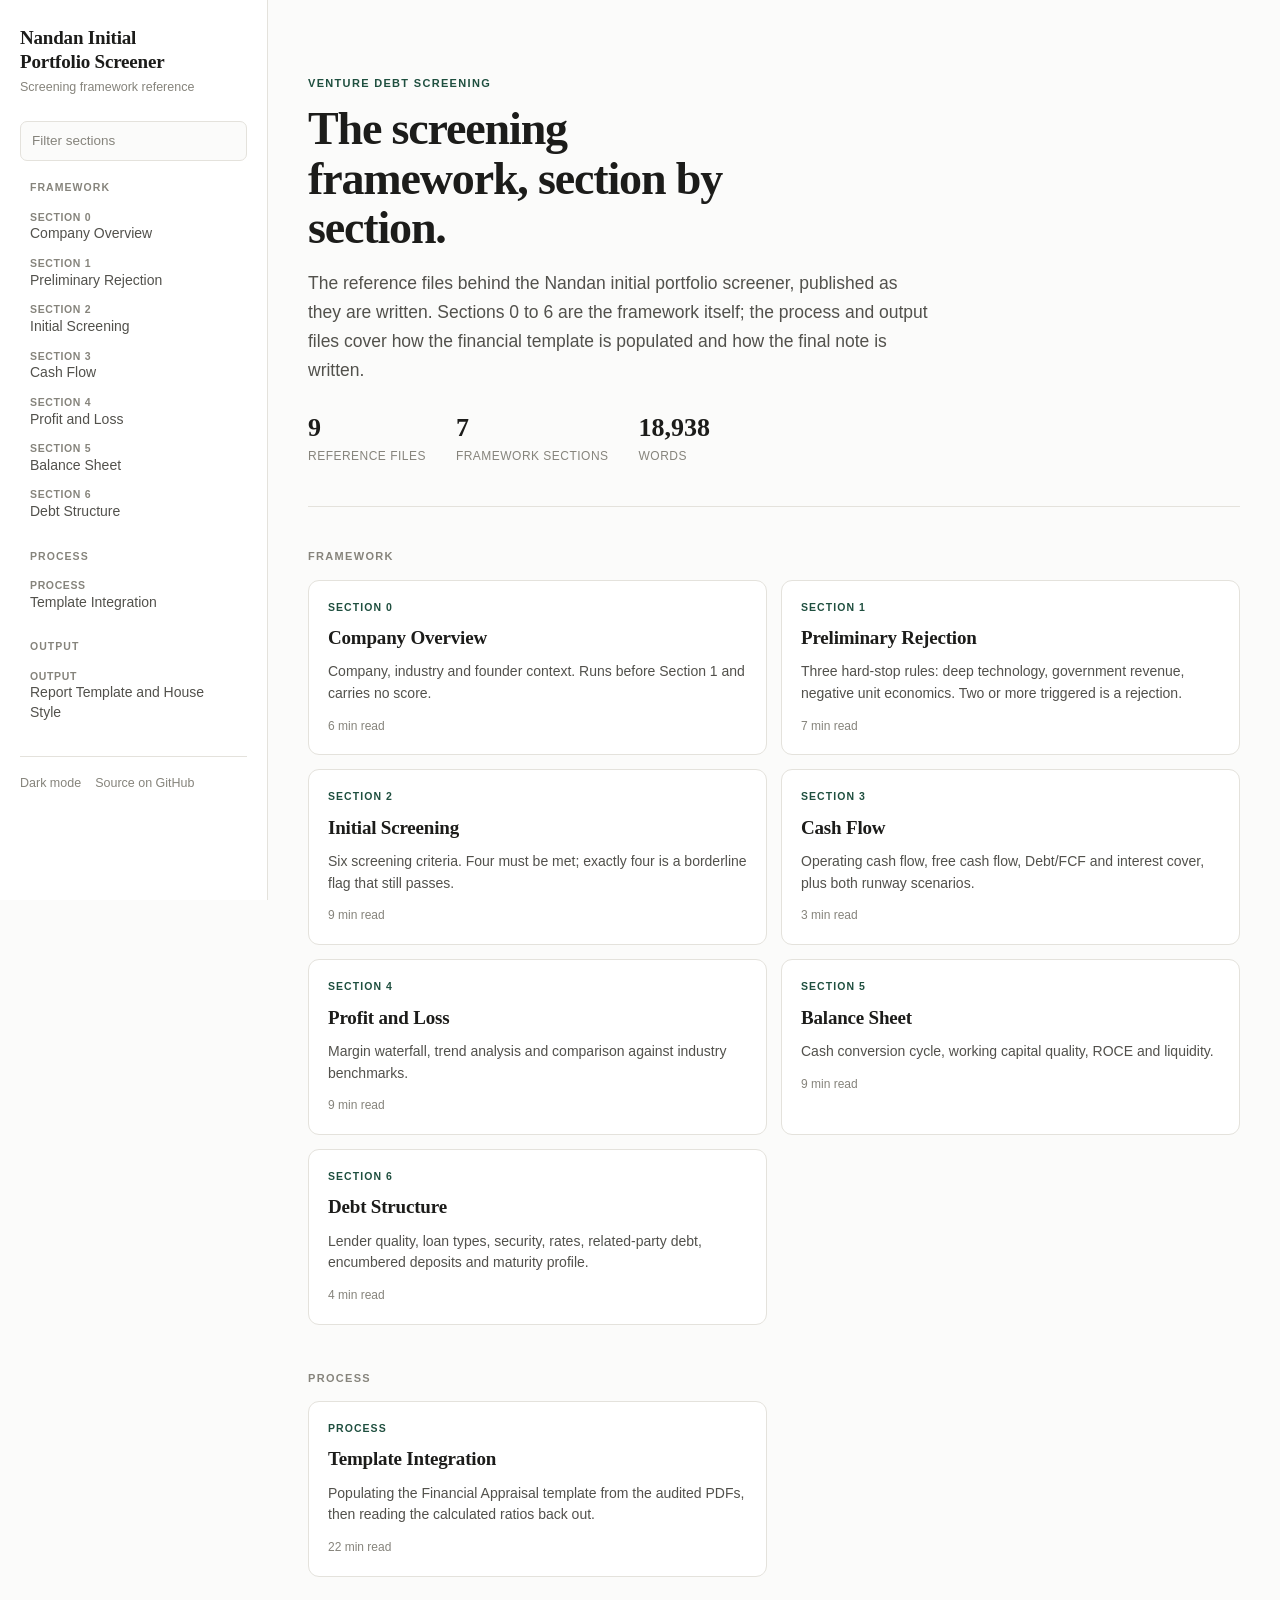
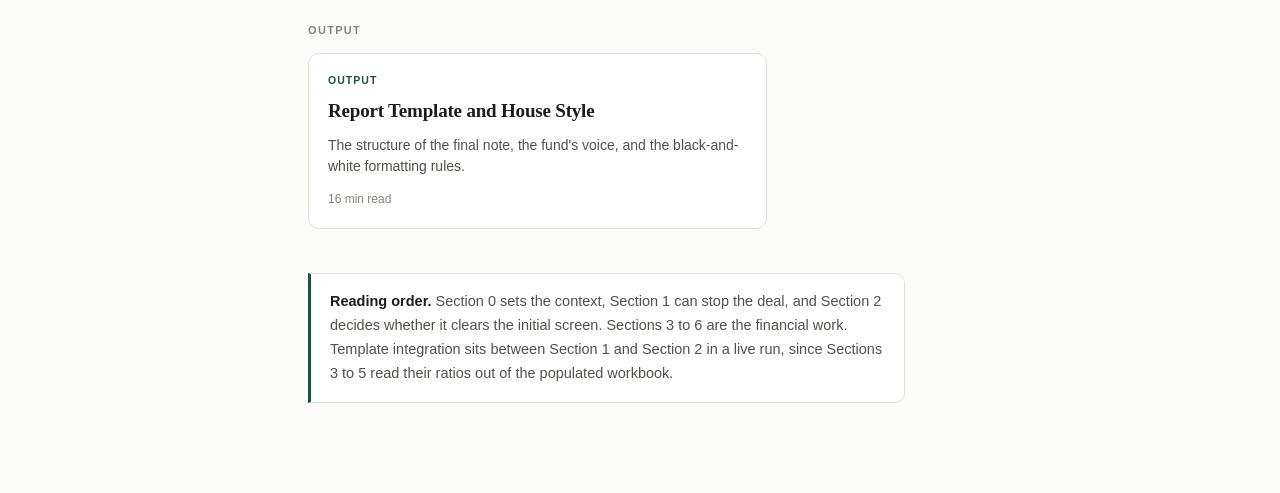
<file: docs/index.html>
<!doctype html>
<html lang="en">
<head>
<meta charset="utf-8">
<meta name="viewport" content="width=device-width, initial-scale=1">
<title>Nandan Initial Portfolio Screener</title>
<meta name="description" content="The screening framework, section by section.">
<meta property="og:title" content="Nandan Initial Portfolio Screener">
<meta property="og:description" content="The screening framework, section by section.">
<meta property="og:type" content="article">
<link rel="stylesheet" href="assets/style.css">
<link rel="icon" href="data:image/svg+xml,<svg xmlns='http://www.w3.org/2000/svg' viewBox='0 0 100 100'><text y='.9em' font-size='90'>&#128202;</text></svg>">

</head>
<body>
<div class="topbar">
  <button id="menu" aria-label="Open navigation">Menu</button>
  <span class="t">Nandan Initial Portfolio Screener</span>
</div>
<div class="shell">
  <aside class="side">
    <a class="brand" href="index.html" class="on">
      <span class="mark">Nandan Initial<br>Portfolio Screener</span>
      <span class="sub">Screening framework reference</span>
    </a>
    <input id="filter" class="filter" type="search" placeholder="Filter sections" aria-label="Filter sections">
    <nav class="navgroup"><h2>Framework</h2><ul>
<li><a href="section0-overview.html"><span class="kicker">Section 0</span>Company Overview</a></li>
<li><a href="section1-rejection.html"><span class="kicker">Section 1</span>Preliminary Rejection</a></li>
<li><a href="section2-screening.html"><span class="kicker">Section 2</span>Initial Screening</a></li>
<li><a href="section3-cashflow.html"><span class="kicker">Section 3</span>Cash Flow</a></li>
<li><a href="section4-pl.html"><span class="kicker">Section 4</span>Profit and Loss</a></li>
<li><a href="section5-balance-sheet.html"><span class="kicker">Section 5</span>Balance Sheet</a></li>
<li><a href="section6-debt.html"><span class="kicker">Section 6</span>Debt Structure</a></li>
</ul></nav>
<nav class="navgroup"><h2>Process</h2><ul>
<li><a href="template-integration.html"><span class="kicker">Process</span>Template Integration</a></li>
</ul></nav>
<nav class="navgroup"><h2>Output</h2><ul>
<li><a href="output-template.html"><span class="kicker">Output</span>Report Template and House Style</a></li>
</ul></nav>
    <div class="sidefoot">
      <button id="theme" type="button">Dark mode</button>
      <a href="https://github.com/Devanshindian/initial-portfolio-screener">Source on GitHub</a>
    </div>
  </aside>
  <main class="main">
    
    <div class="wrap">
      <header class="hero">
        <div class="kicker">Venture debt screening</div>
        <h1>The screening framework, section by section.</h1>
        <p>The reference files behind the Nandan initial portfolio screener, published as they are written.
           Sections 0 to 6 are the framework itself; the process and output files cover how the financial
           template is populated and how the final note is written.</p>
        <div class="facts">
          <div class="fact"><span class="n">9</span><span class="l">Reference files</span></div>
          <div class="fact"><span class="n">7</span><span class="l">Framework sections</span></div>
          <div class="fact"><span class="n">18,938</span><span class="l">Words</span></div>
        </div>
      </header>
      <section class="sect"><h2>Framework</h2><div class="cards"><a class="card" href="section0-overview.html"><div class="kicker">Section 0</div><h3>Company Overview</h3><p>Company, industry and founder context. Runs before Section 1 and carries no score.</p><div class="foot">6 min read</div></a><a class="card" href="section1-rejection.html"><div class="kicker">Section 1</div><h3>Preliminary Rejection</h3><p>Three hard-stop rules: deep technology, government revenue, negative unit economics. Two or more triggered is a rejection.</p><div class="foot">7 min read</div></a><a class="card" href="section2-screening.html"><div class="kicker">Section 2</div><h3>Initial Screening</h3><p>Six screening criteria. Four must be met; exactly four is a borderline flag that still passes.</p><div class="foot">9 min read</div></a><a class="card" href="section3-cashflow.html"><div class="kicker">Section 3</div><h3>Cash Flow</h3><p>Operating cash flow, free cash flow, Debt/FCF and interest cover, plus both runway scenarios.</p><div class="foot">3 min read</div></a><a class="card" href="section4-pl.html"><div class="kicker">Section 4</div><h3>Profit and Loss</h3><p>Margin waterfall, trend analysis and comparison against industry benchmarks.</p><div class="foot">9 min read</div></a><a class="card" href="section5-balance-sheet.html"><div class="kicker">Section 5</div><h3>Balance Sheet</h3><p>Cash conversion cycle, working capital quality, ROCE and liquidity.</p><div class="foot">9 min read</div></a><a class="card" href="section6-debt.html"><div class="kicker">Section 6</div><h3>Debt Structure</h3><p>Lender quality, loan types, security, rates, related-party debt, encumbered deposits and maturity profile.</p><div class="foot">4 min read</div></a></div></section><section class="sect"><h2>Process</h2><div class="cards"><a class="card" href="template-integration.html"><div class="kicker">Process</div><h3>Template Integration</h3><p>Populating the Financial Appraisal template from the audited PDFs, then reading the calculated ratios back out.</p><div class="foot">22 min read</div></a></div></section><section class="sect"><h2>Output</h2><div class="cards"><a class="card" href="output-template.html"><div class="kicker">Output</div><h3>Report Template and House Style</h3><p>The structure of the final note, the fund&#x27;s voice, and the black-and-white formatting rules.</p><div class="foot">16 min read</div></a></div></section>
      <div class="note">
        <strong>Reading order.</strong> Section 0 sets the context, Section 1 can stop the deal, and Section 2
        decides whether it clears the initial screen. Sections 3 to 6 are the financial work. Template
        integration sits between Section 1 and Section 2 in a live run, since Sections 3 to 5 read their
        ratios out of the populated workbook.
      </div>
    </div>

  </main>
</div>
<script>
(function () {
  var root = document.documentElement;
  var saved = null;
  try { saved = localStorage.getItem('nps-theme'); } catch (e) {}
  if (saved) root.setAttribute('data-theme', saved);

  function currentTheme() {
    return root.getAttribute('data-theme') ||
      (window.matchMedia && window.matchMedia('(prefers-color-scheme: dark)').matches ? 'dark' : 'light');
  }
  var toggle = document.getElementById('theme');
  function label() { if (toggle) toggle.textContent = currentTheme() === 'dark' ? 'Light mode' : 'Dark mode'; }
  label();
  if (toggle) toggle.addEventListener('click', function () {
    var next = currentTheme() === 'dark' ? 'light' : 'dark';
    root.setAttribute('data-theme', next);
    try { localStorage.setItem('nps-theme', next); } catch (e) {}
    label();
  });

  // mobile drawer
  var side = document.querySelector('.side');
  var btn = document.getElementById('menu');
  var scrim;
  function close() {
    side.classList.remove('open');
    if (scrim) { scrim.remove(); scrim = null; }
  }
  if (btn) btn.addEventListener('click', function () {
    if (side.classList.contains('open')) return close();
    side.classList.add('open');
    scrim = document.createElement('div');
    scrim.className = 'scrim';
    scrim.addEventListener('click', close);
    document.body.appendChild(scrim);
  });

  // nav filter
  var filter = document.getElementById('filter');
  if (filter) filter.addEventListener('input', function () {
    var q = filter.value.trim().toLowerCase();
    document.querySelectorAll('.navgroup li').forEach(function (li) {
      li.classList.toggle('hide', q !== '' && li.textContent.toLowerCase().indexOf(q) === -1);
    });
    document.querySelectorAll('.navgroup').forEach(function (g) {
      var any = Array.prototype.some.call(g.querySelectorAll('li'), function (li) { return !li.classList.contains('hide'); });
      g.style.display = any ? '' : 'none';
    });
  });

  // active heading in the right rail
  var links = Array.prototype.slice.call(document.querySelectorAll('.toc a'));
  if (links.length) {
    var map = {};
    var targets = [];
    links.forEach(function (a) {
      var el = document.getElementById(decodeURIComponent(a.getAttribute('href').slice(1)));
      if (el) { map[el.id] = a; targets.push(el); }
    });
    var obs = new IntersectionObserver(function (entries) {
      entries.forEach(function (en) {
        if (!en.isIntersecting) return;
        links.forEach(function (a) { a.classList.remove('on'); });
        var a = map[en.target.id];
        if (a) a.classList.add('on');
      });
    }, { rootMargin: '0px 0px -72% 0px', threshold: 0 });
    targets.forEach(function (t) { obs.observe(t); });
  }
})();
</script>
</body>
</html>
</file>
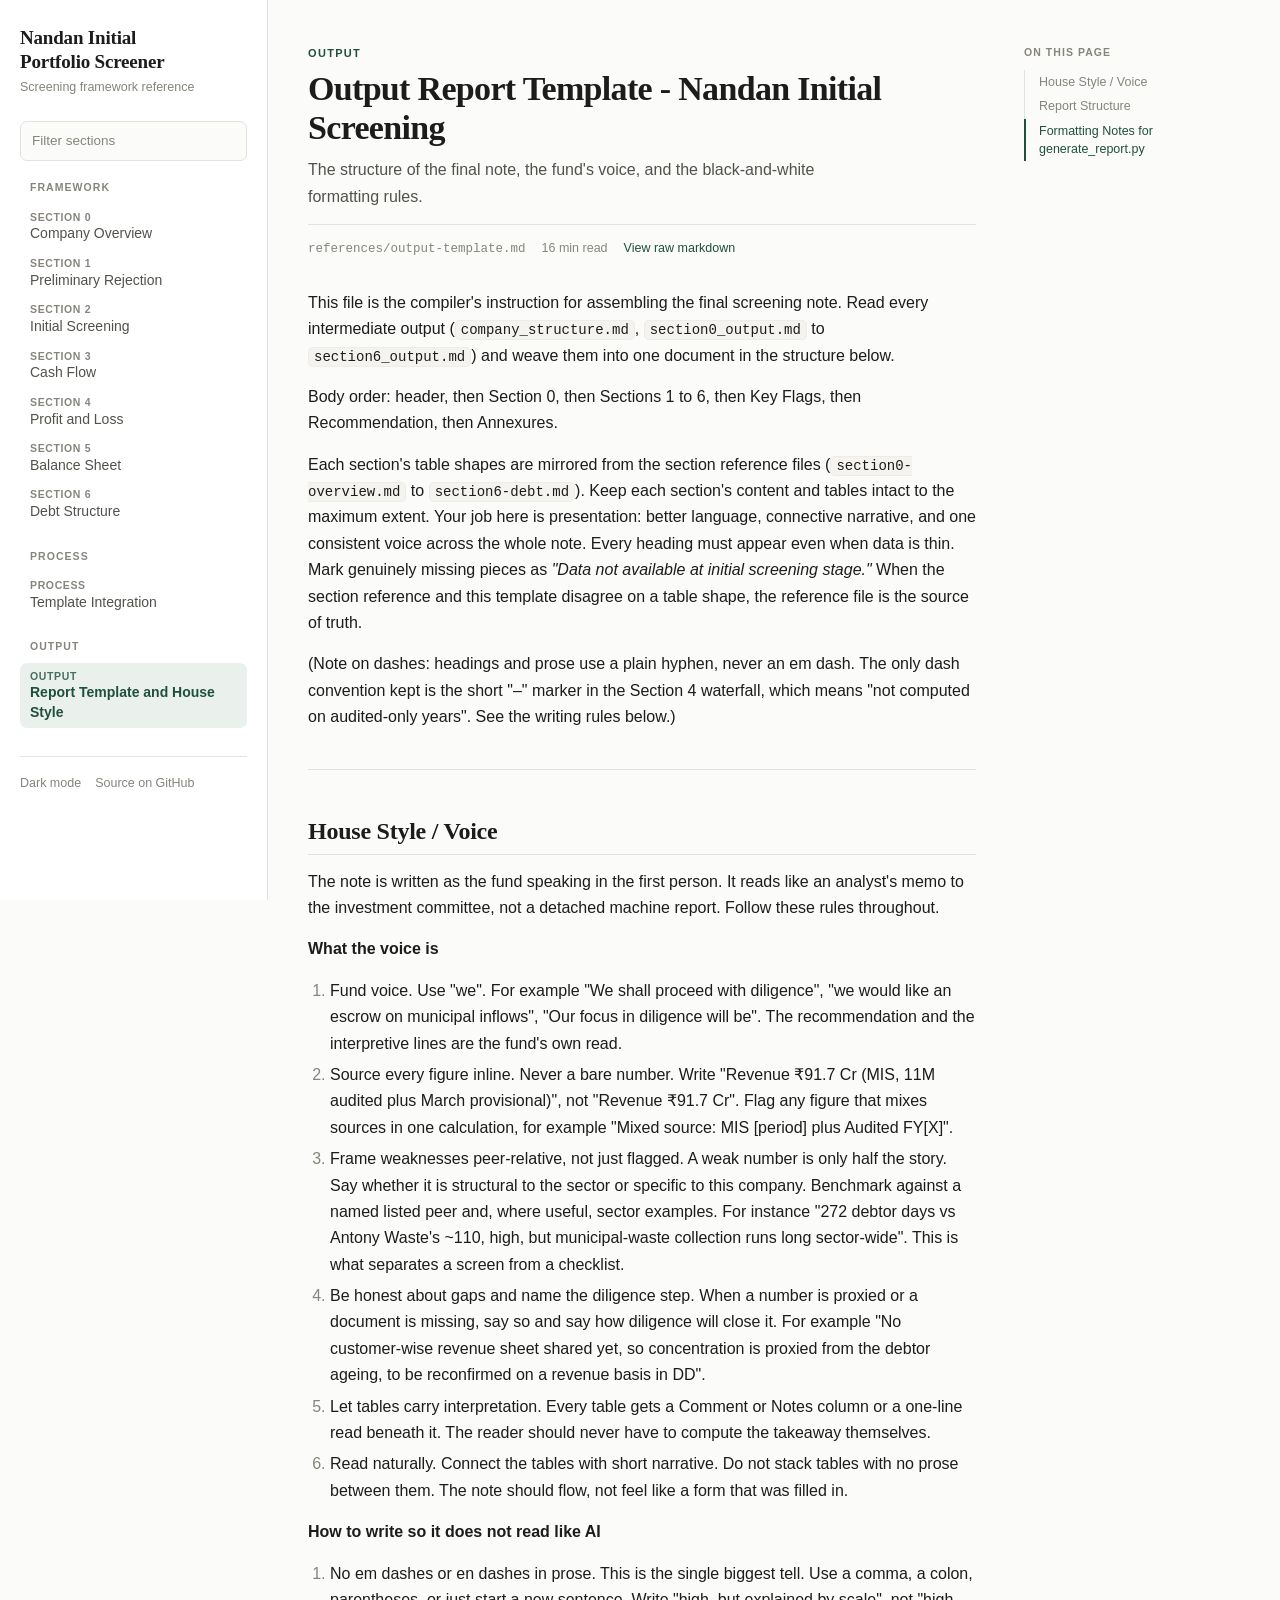
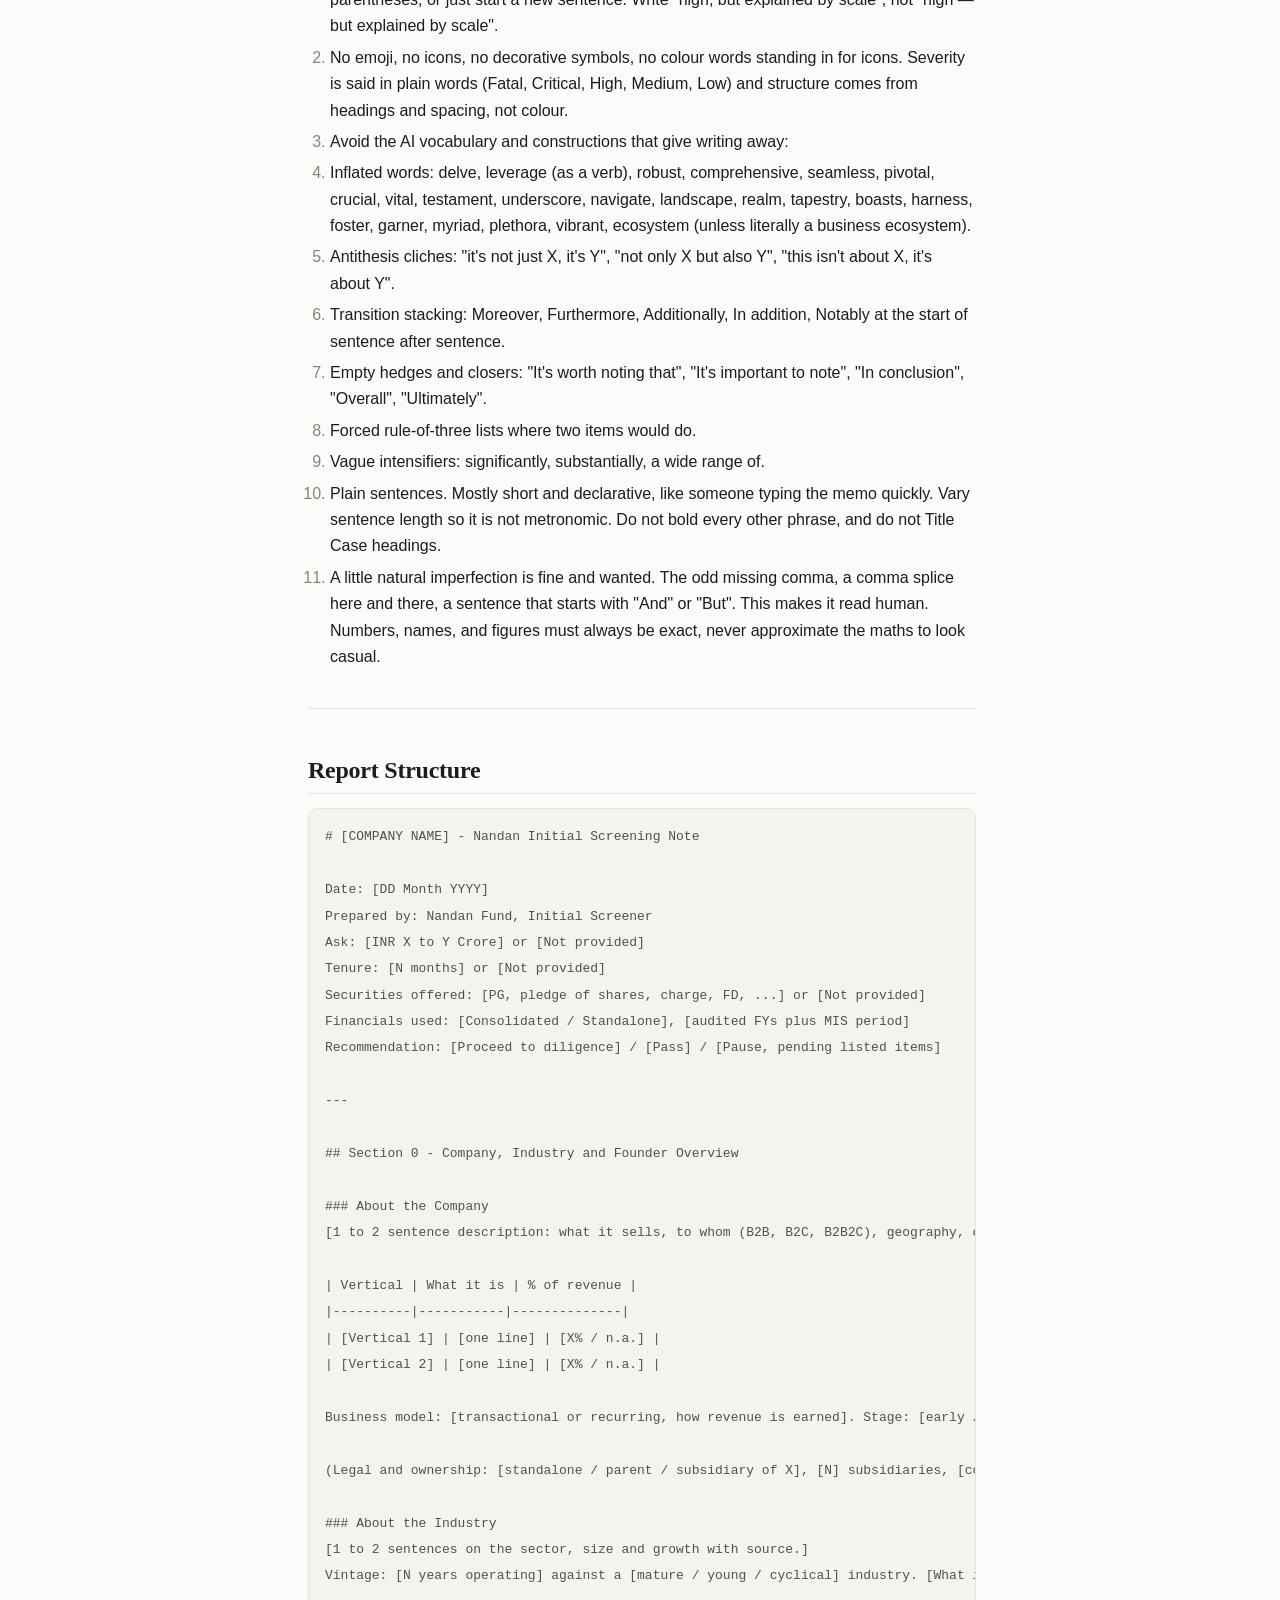
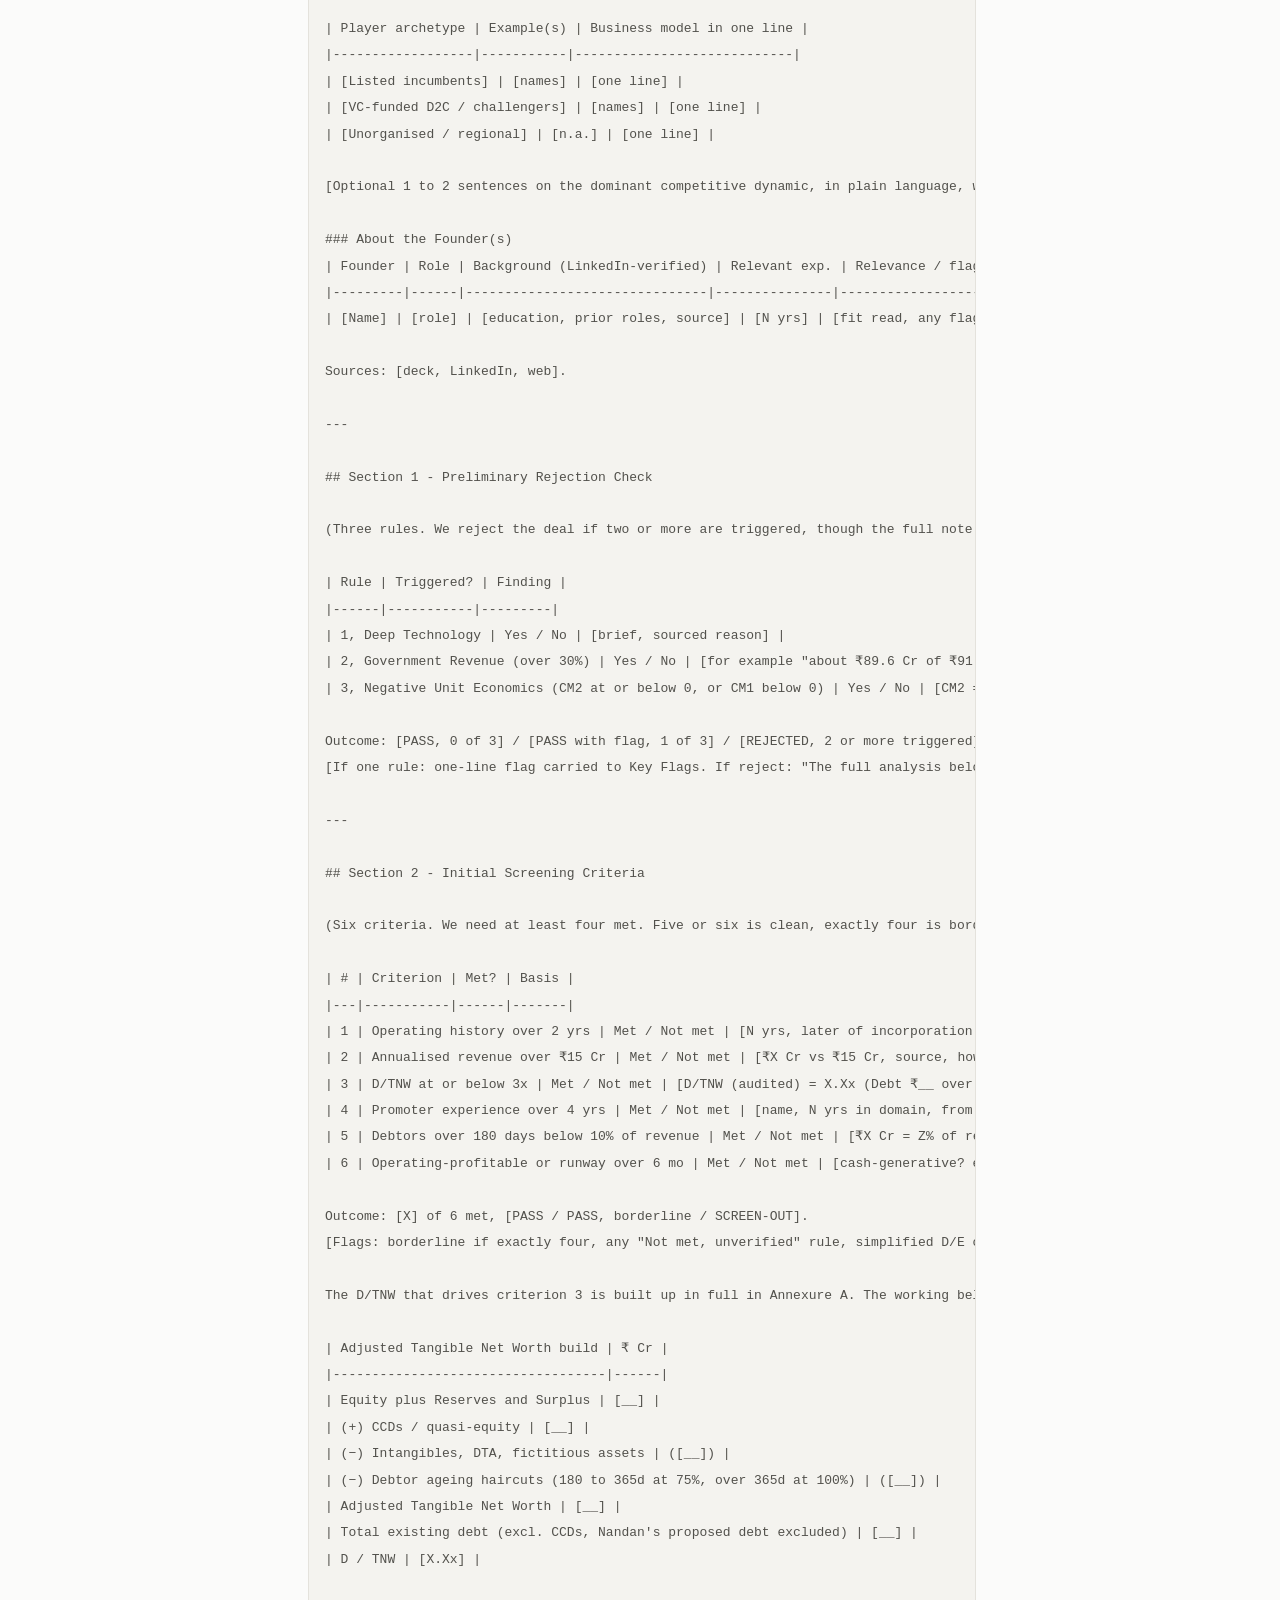
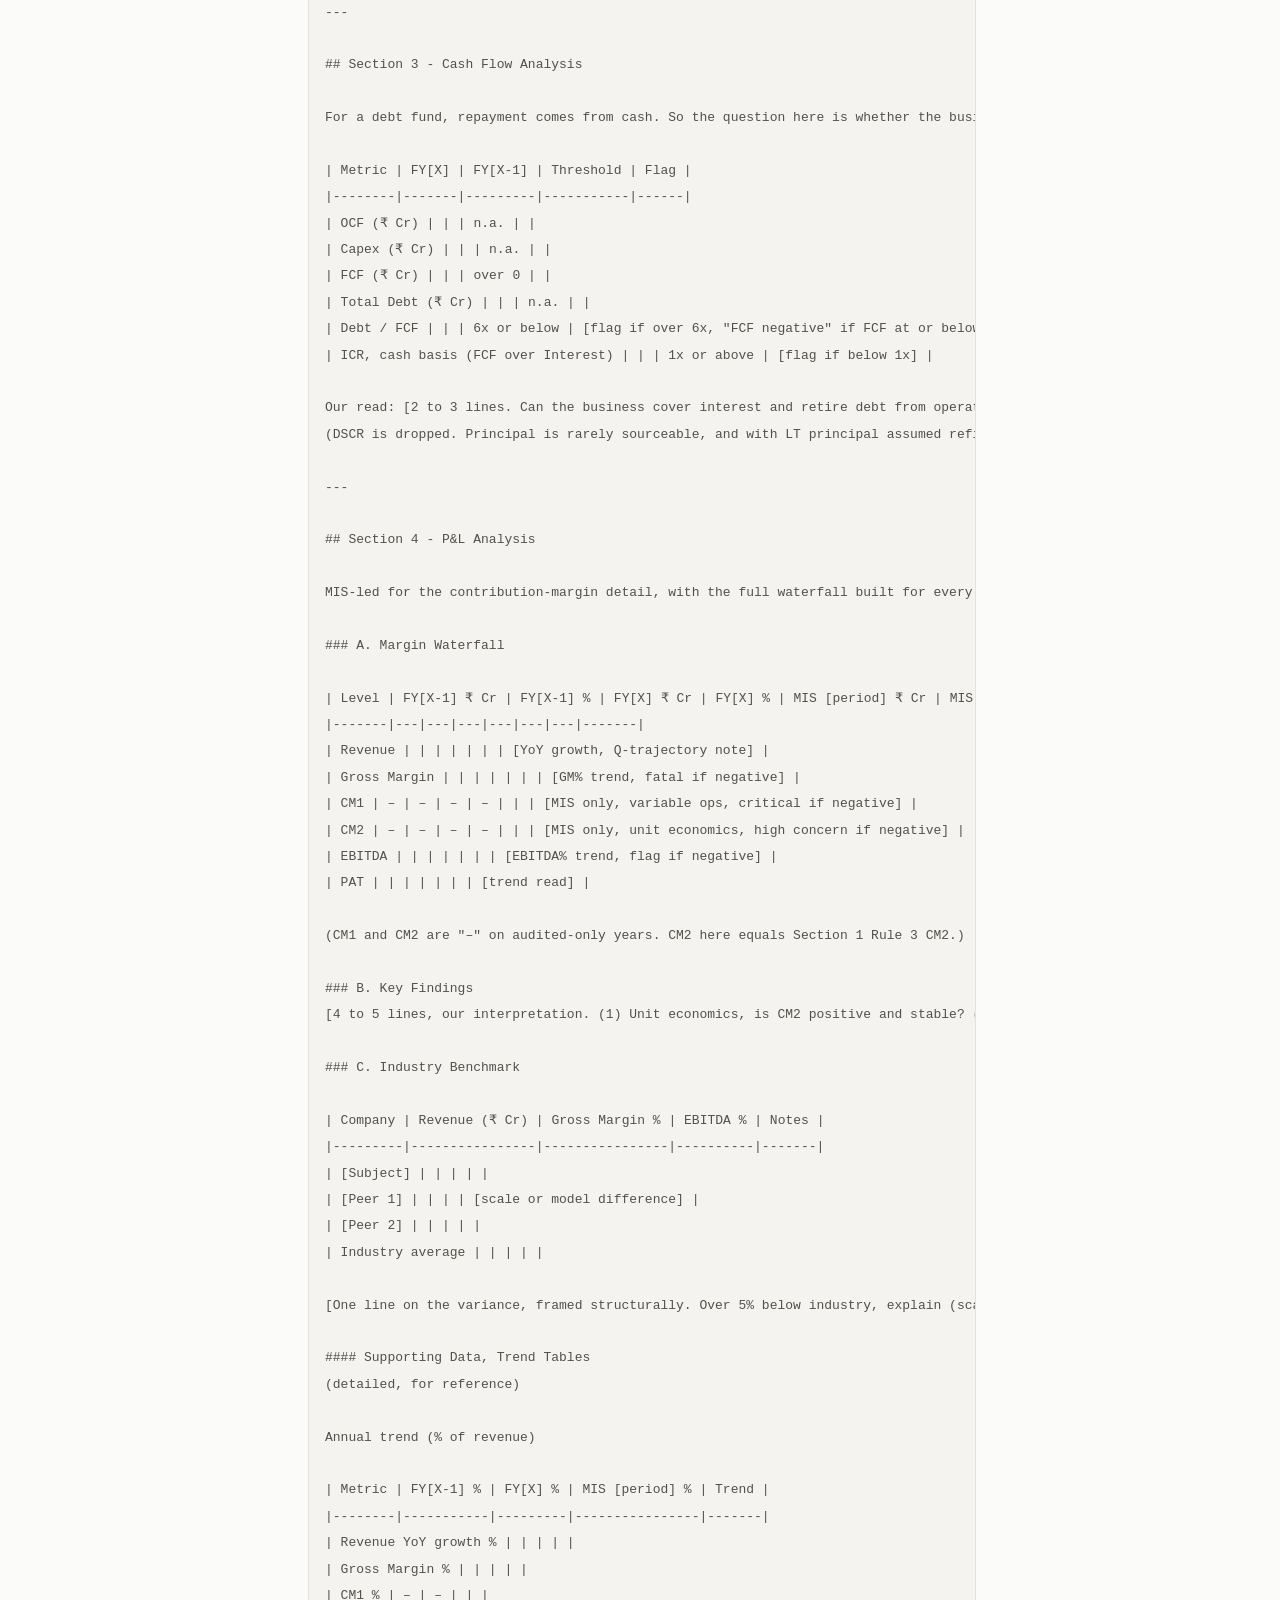
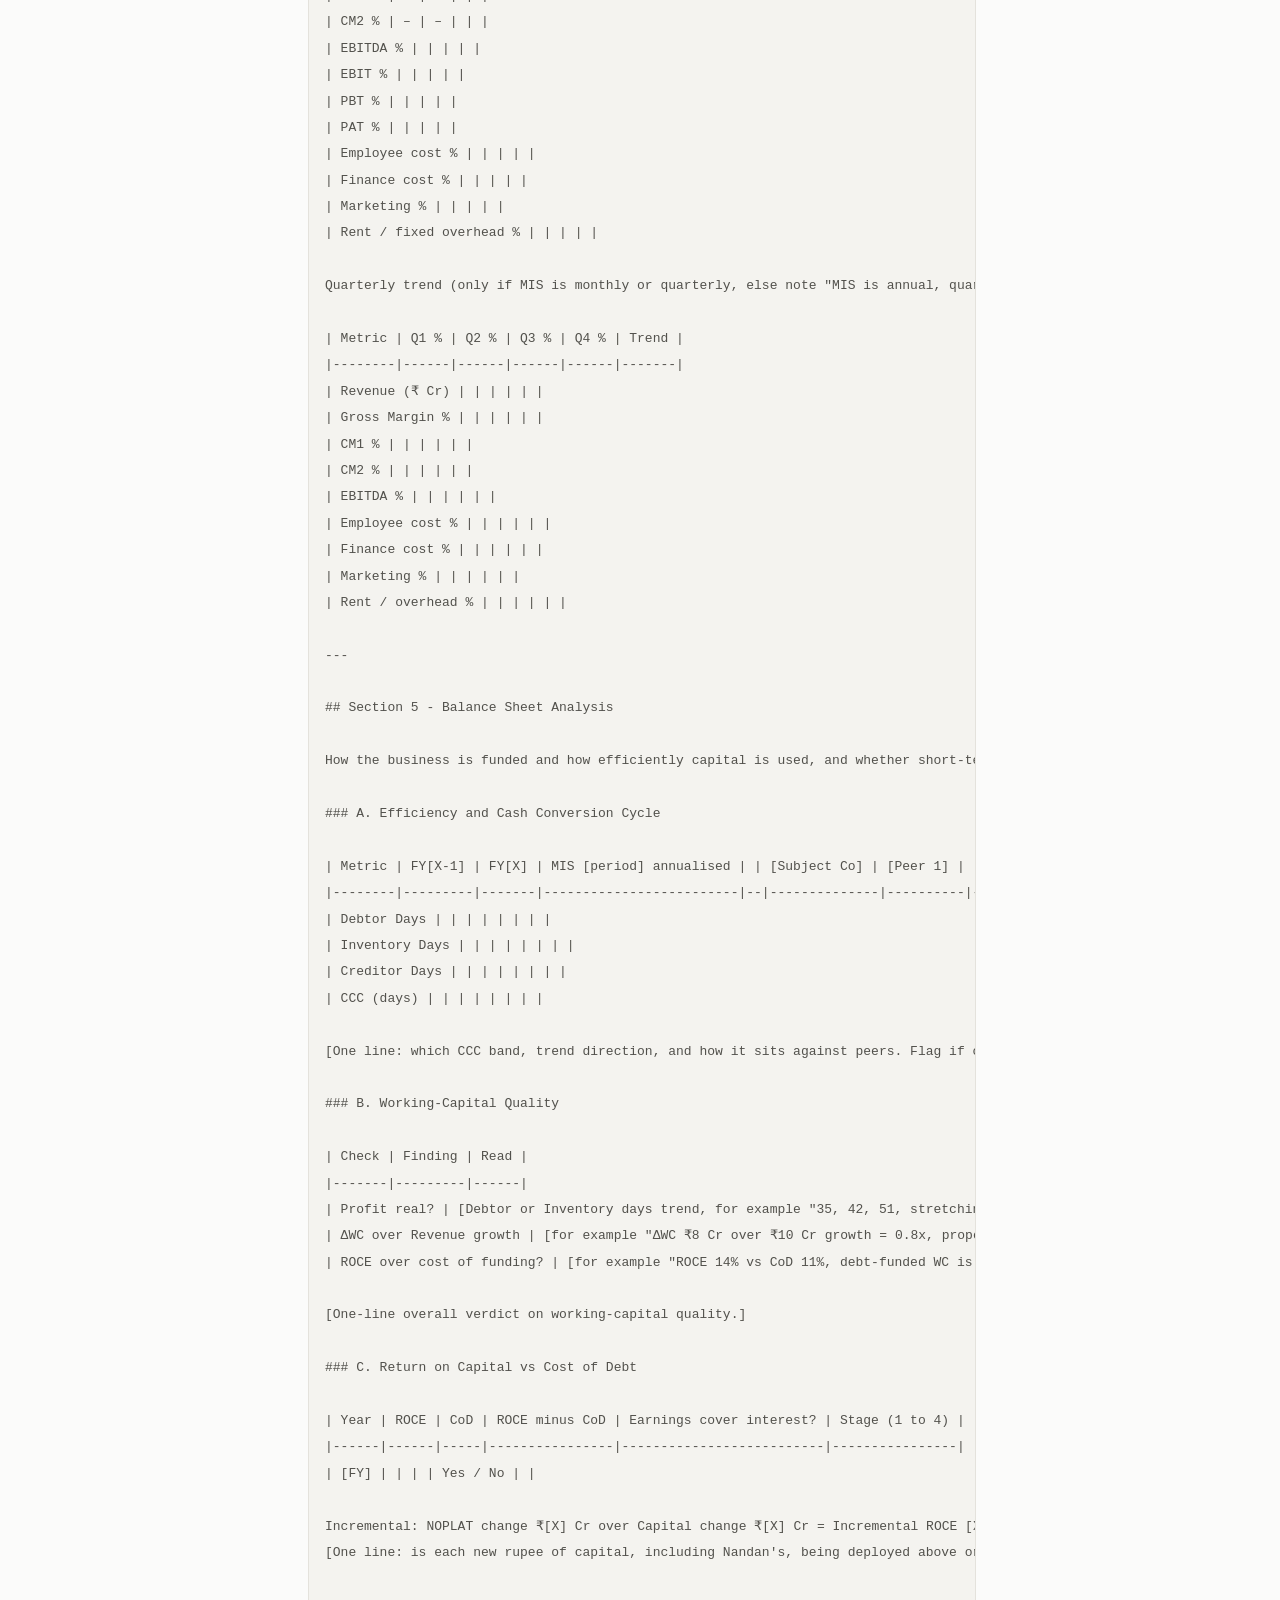
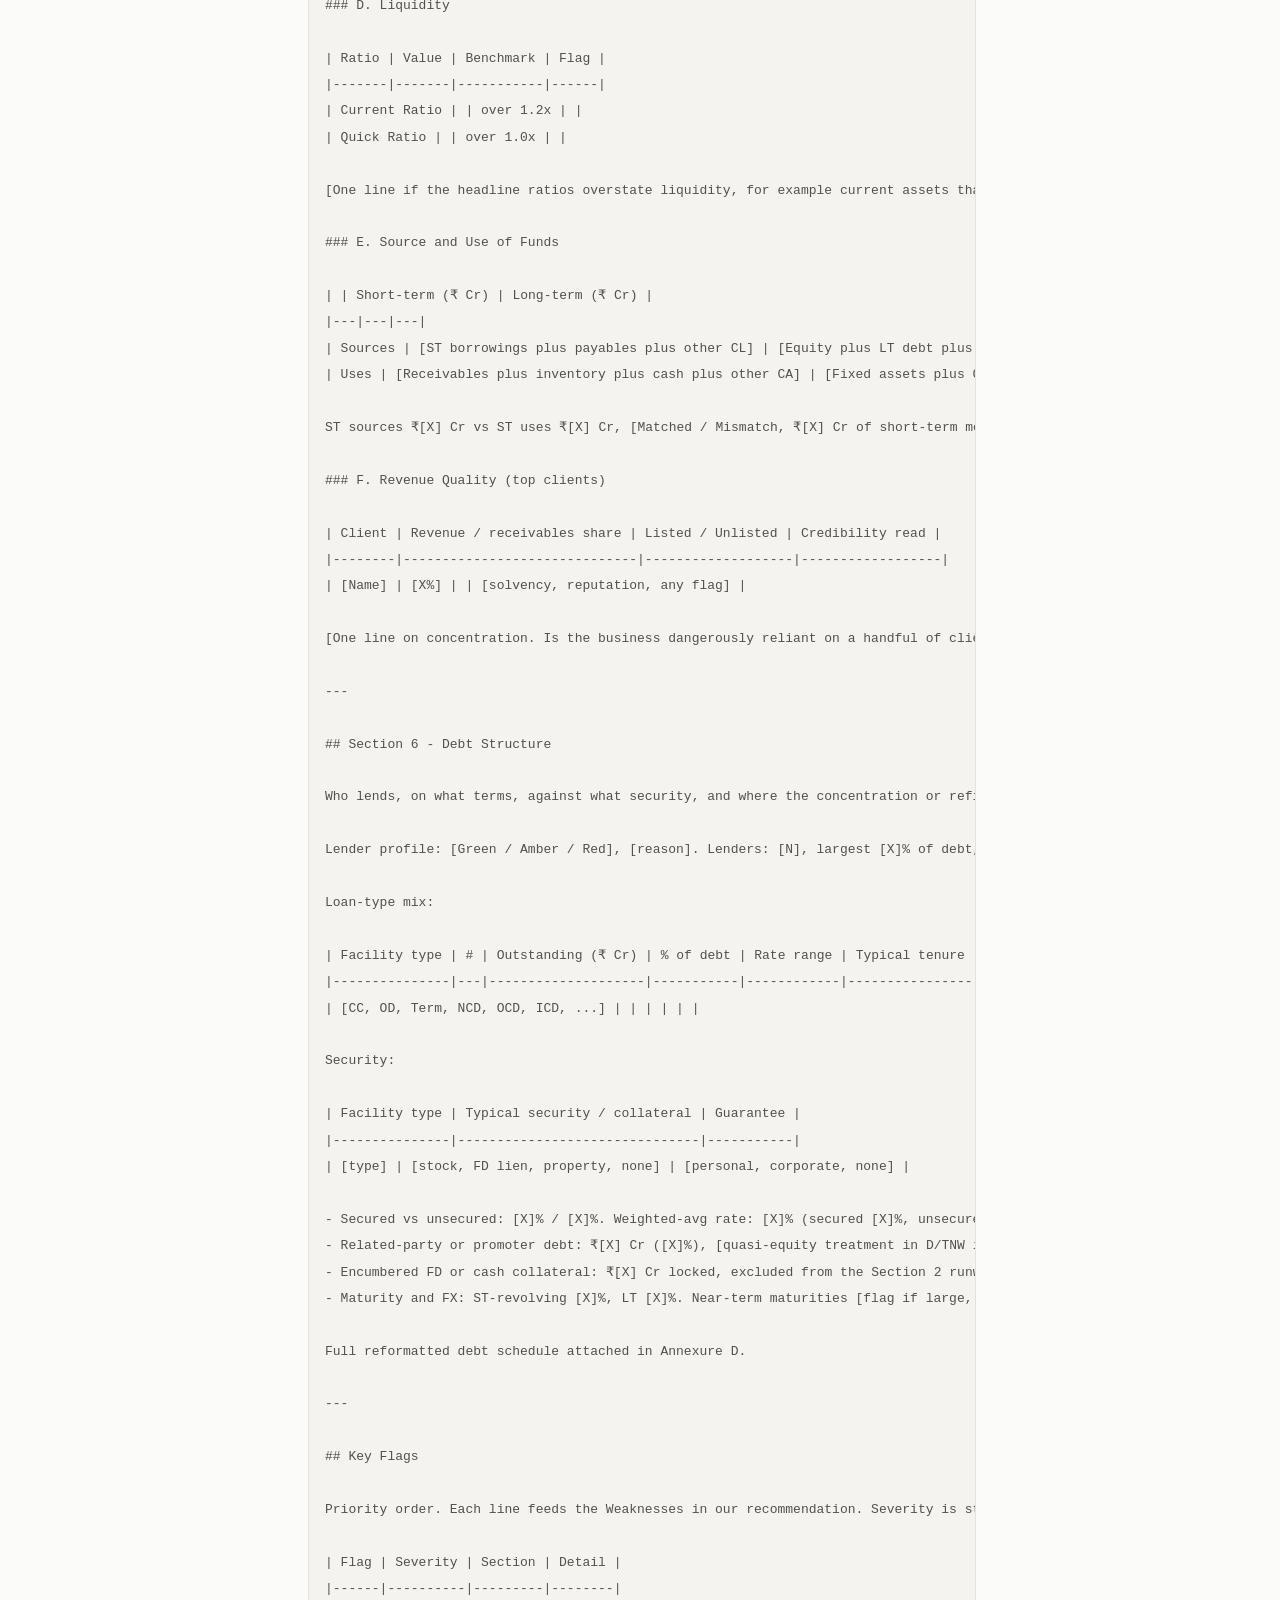
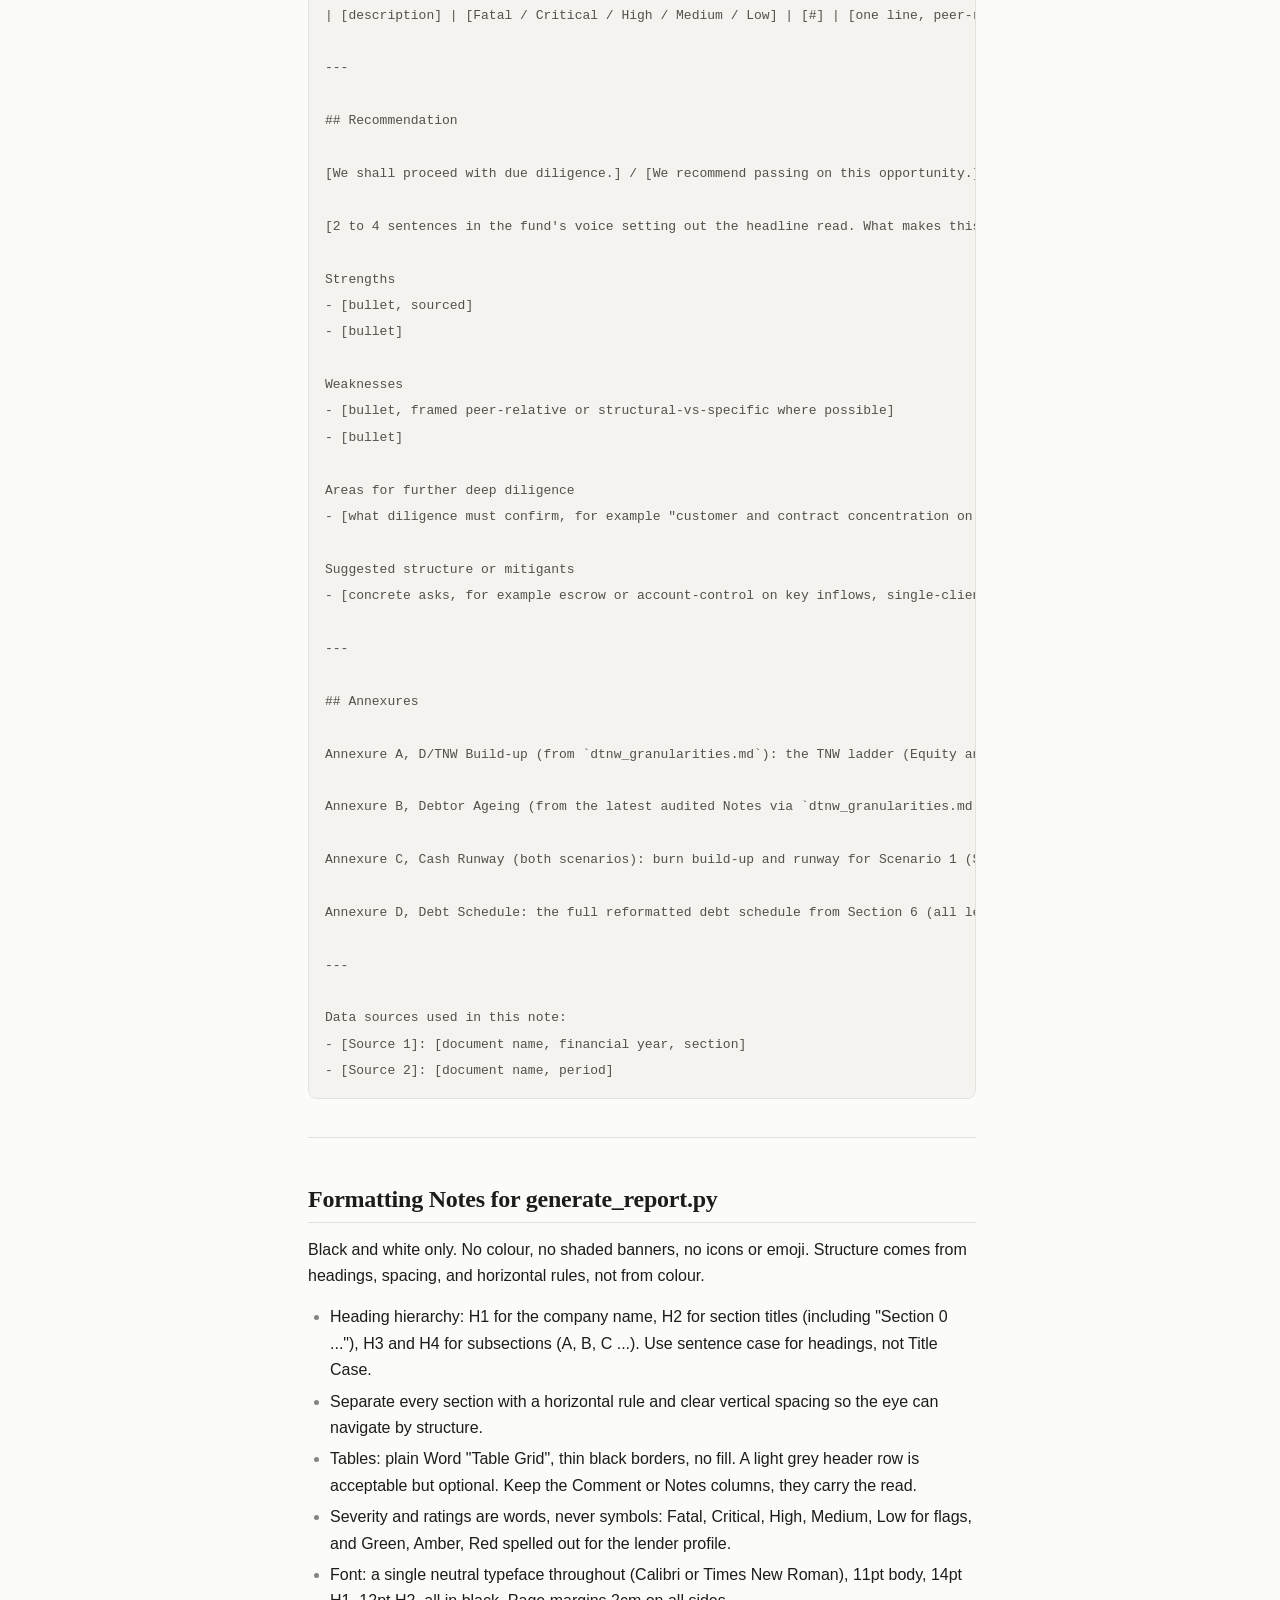
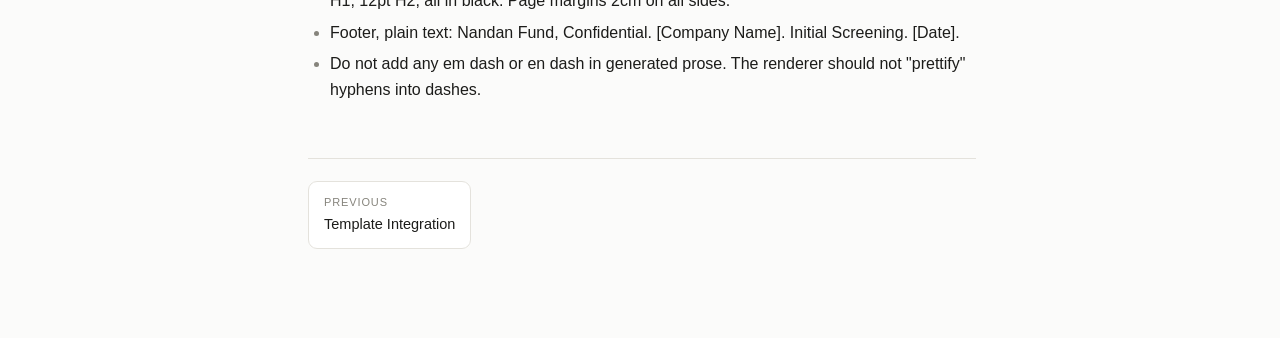
<file: docs/output-template.html>
<!doctype html>
<html lang="en">
<head>
<meta charset="utf-8">
<meta name="viewport" content="width=device-width, initial-scale=1">
<title>Report Template and House Style — Nandan Initial Portfolio Screener</title>
<meta name="description" content="The structure of the final note, the fund&#x27;s voice, and the black-and-white formatting rules.">
<meta property="og:title" content="Report Template and House Style — Nandan Initial Portfolio Screener">
<meta property="og:description" content="The structure of the final note, the fund&#x27;s voice, and the black-and-white formatting rules.">
<meta property="og:type" content="article">
<link rel="stylesheet" href="assets/style.css">
<link rel="icon" href="data:image/svg+xml,<svg xmlns='http://www.w3.org/2000/svg' viewBox='0 0 100 100'><text y='.9em' font-size='90'>&#128202;</text></svg>">

</head>
<body>
<div class="topbar">
  <button id="menu" aria-label="Open navigation">Menu</button>
  <span class="t">Nandan Initial Portfolio Screener</span>
</div>
<div class="shell">
  <aside class="side">
    <a class="brand" href="index.html">
      <span class="mark">Nandan Initial<br>Portfolio Screener</span>
      <span class="sub">Screening framework reference</span>
    </a>
    <input id="filter" class="filter" type="search" placeholder="Filter sections" aria-label="Filter sections">
    <nav class="navgroup"><h2>Framework</h2><ul>
<li><a href="section0-overview.html"><span class="kicker">Section 0</span>Company Overview</a></li>
<li><a href="section1-rejection.html"><span class="kicker">Section 1</span>Preliminary Rejection</a></li>
<li><a href="section2-screening.html"><span class="kicker">Section 2</span>Initial Screening</a></li>
<li><a href="section3-cashflow.html"><span class="kicker">Section 3</span>Cash Flow</a></li>
<li><a href="section4-pl.html"><span class="kicker">Section 4</span>Profit and Loss</a></li>
<li><a href="section5-balance-sheet.html"><span class="kicker">Section 5</span>Balance Sheet</a></li>
<li><a href="section6-debt.html"><span class="kicker">Section 6</span>Debt Structure</a></li>
</ul></nav>
<nav class="navgroup"><h2>Process</h2><ul>
<li><a href="template-integration.html"><span class="kicker">Process</span>Template Integration</a></li>
</ul></nav>
<nav class="navgroup"><h2>Output</h2><ul>
<li><a href="output-template.html" class="on"><span class="kicker">Output</span>Report Template and House Style</a></li>
</ul></nav>
    <div class="sidefoot">
      <button id="theme" type="button">Dark mode</button>
      <a href="https://github.com/Devanshindian/initial-portfolio-screener">Source on GitHub</a>
    </div>
  </aside>
  <main class="main">
    
    <div class="wrap">
      <div class="doc">
        <article>
          <header class="pagehead">
            <div class="kicker">Output</div>
            <h1>Output Report Template - Nandan Initial Screening</h1>
            <p>The structure of the final note, the fund&#x27;s voice, and the black-and-white formatting rules.</p>
            <div class="meta">
              <span><code>references/output-template.md</code></span>
              <span>16 min read</span>
              <span><a href="https://github.com/Devanshindian/initial-portfolio-screener/blob/main/nandan-screener/references/output-template.md">View raw markdown</a></span>
            </div>
          </header>
          <div class="md">
<h1 id="output-report-template-nandan-initial-screening">Output Report Template - Nandan Initial Screening<a class="headerlink" href="#output-report-template-nandan-initial-screening" title="Permanent link">#</a></h1>
<p>This file is the compiler's instruction for assembling the final screening note. Read every intermediate output (<code>company_structure.md</code>, <code>section0_output.md</code> to <code>section6_output.md</code>) and weave them into one document in the structure below.</p>
<p>Body order: header, then Section 0, then Sections 1 to 6, then Key Flags, then Recommendation, then Annexures.</p>
<p>Each section's table shapes are mirrored from the section reference files (<code>section0-overview.md</code> to <code>section6-debt.md</code>). Keep each section's content and tables intact to the maximum extent. Your job here is presentation: better language, connective narrative, and one consistent voice across the whole note. Every heading must appear even when data is thin. Mark genuinely missing pieces as <em>"Data not available at initial screening stage."</em> When the section reference and this template disagree on a table shape, the reference file is the source of truth.</p>
<p>(Note on dashes: headings and prose use a plain hyphen, never an em dash. The only dash convention kept is the short "–" marker in the Section 4 waterfall, which means "not computed on audited-only years". See the writing rules below.)</p>
<hr />
<h2 id="house-style-voice">House Style / Voice<a class="headerlink" href="#house-style-voice" title="Permanent link">#</a></h2>
<p>The note is written as the fund speaking in the first person. It reads like an analyst's memo to the investment committee, not a detached machine report. Follow these rules throughout.</p>
<p><strong>What the voice is</strong></p>
<ol>
<li>Fund voice. Use "we". For example "We shall proceed with diligence", "we would like an escrow on municipal inflows", "Our focus in diligence will be". The recommendation and the interpretive lines are the fund's own read.</li>
<li>Source every figure inline. Never a bare number. Write "Revenue ₹91.7 Cr (MIS, 11M audited plus March provisional)", not "Revenue ₹91.7 Cr". Flag any figure that mixes sources in one calculation, for example "Mixed source: MIS [period] plus Audited FY[X]".</li>
<li>Frame weaknesses peer-relative, not just flagged. A weak number is only half the story. Say whether it is structural to the sector or specific to this company. Benchmark against a named listed peer and, where useful, sector examples. For instance "272 debtor days vs Antony Waste's ~110, high, but municipal-waste collection runs long sector-wide". This is what separates a screen from a checklist.</li>
<li>Be honest about gaps and name the diligence step. When a number is proxied or a document is missing, say so and say how diligence will close it. For example "No customer-wise revenue sheet shared yet, so concentration is proxied from the debtor ageing, to be reconfirmed on a revenue basis in DD".</li>
<li>Let tables carry interpretation. Every table gets a Comment or Notes column or a one-line read beneath it. The reader should never have to compute the takeaway themselves.</li>
<li>Read naturally. Connect the tables with short narrative. Do not stack tables with no prose between them. The note should flow, not feel like a form that was filled in.</li>
</ol>
<p><strong>How to write so it does not read like AI</strong></p>
<ol>
<li>No em dashes or en dashes in prose. This is the single biggest tell. Use a comma, a colon, parentheses, or just start a new sentence. Write "high, but explained by scale", not "high — but explained by scale".</li>
<li>No emoji, no icons, no decorative symbols, no colour words standing in for icons. Severity is said in plain words (Fatal, Critical, High, Medium, Low) and structure comes from headings and spacing, not colour.</li>
<li>Avoid the AI vocabulary and constructions that give writing away:</li>
<li>Inflated words: delve, leverage (as a verb), robust, comprehensive, seamless, pivotal, crucial, vital, testament, underscore, navigate, landscape, realm, tapestry, boasts, harness, foster, garner, myriad, plethora, vibrant, ecosystem (unless literally a business ecosystem).</li>
<li>Antithesis cliches: "it's not just X, it's Y", "not only X but also Y", "this isn't about X, it's about Y".</li>
<li>Transition stacking: Moreover, Furthermore, Additionally, In addition, Notably at the start of sentence after sentence.</li>
<li>Empty hedges and closers: "It's worth noting that", "It's important to note", "In conclusion", "Overall", "Ultimately".</li>
<li>Forced rule-of-three lists where two items would do.</li>
<li>Vague intensifiers: significantly, substantially, a wide range of.</li>
<li>Plain sentences. Mostly short and declarative, like someone typing the memo quickly. Vary sentence length so it is not metronomic. Do not bold every other phrase, and do not Title Case headings.</li>
<li>A little natural imperfection is fine and wanted. The odd missing comma, a comma splice here and there, a sentence that starts with "And" or "But". This makes it read human. Numbers, names, and figures must always be exact, never approximate the maths to look casual.</li>
</ol>
<hr />
<h2 id="report-structure">Report Structure<a class="headerlink" href="#report-structure" title="Permanent link">#</a></h2>
<pre><code># [COMPANY NAME] - Nandan Initial Screening Note

Date: [DD Month YYYY]
Prepared by: Nandan Fund, Initial Screener
Ask: [INR X to Y Crore] or [Not provided]
Tenure: [N months] or [Not provided]
Securities offered: [PG, pledge of shares, charge, FD, ...] or [Not provided]
Financials used: [Consolidated / Standalone], [audited FYs plus MIS period]
Recommendation: [Proceed to diligence] / [Pass] / [Pause, pending listed items]

---

## Section 0 - Company, Industry and Founder Overview

### About the Company
[1 to 2 sentence description: what it sells, to whom (B2B, B2C, B2B2C), geography, channel.]

| Vertical | What it is | % of revenue |
|----------|-----------|--------------|
| [Vertical 1] | [one line] | [X% / n.a.] |
| [Vertical 2] | [one line] | [X% / n.a.] |

Business model: [transactional or recurring, how revenue is earned]. Stage: [early / scaling / mature], about ₹[X] Cr revenue.

(Legal and ownership: [standalone / parent / subsidiary of X], [N] subsidiaries, [consolidated or standalone] financials used. From company_structure.md.)

### About the Industry
[1 to 2 sentences on the sector, size and growth with source.]
Vintage: [N years operating] against a [mature / young / cyclical] industry. [What it implies for brand, operating experience, cycle resilience.]

| Player archetype | Example(s) | Business model in one line |
|------------------|-----------|----------------------------|
| [Listed incumbents] | [names] | [one line] |
| [VC-funded D2C / challengers] | [names] | [one line] |
| [Unorganised / regional] | [n.a.] | [one line] |

[Optional 1 to 2 sentences on the dominant competitive dynamic, in plain language, woven in, never labelled as a &quot;force&quot;. Omit if nothing dominates.]

### About the Founder(s)
| Founder | Role | Background (LinkedIn-verified) | Relevant exp. | Relevance / flags |
|---------|------|-------------------------------|---------------|-------------------|
| [Name] | [role] | [education, prior roles, source] | [N yrs] | [fit read, any flag] |

Sources: [deck, LinkedIn, web].

---

## Section 1 - Preliminary Rejection Check

(Three rules. We reject the deal if two or more are triggered, though the full note still runs regardless.)

| Rule | Triggered? | Finding |
|------|-----------|---------|
| 1, Deep Technology | Yes / No | [brief, sourced reason] |
| 2, Government Revenue (over 30%) | Yes / No | [for example &quot;about ₹89.6 Cr of ₹91.7 Cr revenue (98%) is municipal, almost entirely government&quot;] |
| 3, Negative Unit Economics (CM2 at or below 0, or CM1 below 0) | Yes / No | [CM2 = ₹X Cr (Y% of rev), quarterly trend if monthly MIS] |

Outcome: [PASS, 0 of 3] / [PASS with flag, 1 of 3] / [REJECTED, 2 or more triggered].
[If one rule: one-line flag carried to Key Flags. If reject: &quot;The full analysis below still runs. The rejection is surfaced again in our recommendation.&quot;]

---

## Section 2 - Initial Screening Criteria

(Six criteria. We need at least four met. Five or six is clean, exactly four is borderline, three or fewer is a screen-out.)

| # | Criterion | Met? | Basis |
|---|-----------|------|-------|
| 1 | Operating history over 2 yrs | Met / Not met | [N yrs, later of incorporation or ops-commencement, source] |
| 2 | Annualised revenue over ₹15 Cr | Met / Not met | [₹X Cr vs ₹15 Cr, source, how annualised, run-rate check] |
| 3 | D/TNW at or below 3x | Met / Not met | [D/TNW (audited) = X.Xx (Debt ₹__ over TNW ₹__). D/E (MIS) = Y.Yx (Debt ₹__ over Equity ₹__). Decided on the audited 3x test. Negative TNW fails. See Annexure A] |
| 4 | Promoter experience over 4 yrs | Met / Not met | [name, N yrs in domain, from Section 0] |
| 5 | Debtors over 180 days below 10% of revenue | Met / Not met | [₹X Cr = Z% of revenue vs 10%, audited FY ageing. See Annexure B] |
| 6 | Operating-profitable or runway over 6 mo | Met / Not met | [cash-generative? else runway M mo (refinanced) / M' mo (repaid) vs 6-mo floor. See Annexure C] |

Outcome: [X] of 6 met, [PASS / PASS, borderline / SCREEN-OUT].
[Flags: borderline if exactly four, any &quot;Not met, unverified&quot; rule, simplified D/E over 2.5x, fully-repaid runway under 6 mo. If screen-out: &quot;We continue the analysis below. The screen result is reflected in our recommendation.&quot;]

The D/TNW that drives criterion 3 is built up in full in Annexure A. The working below summarises it.

| Adjusted Tangible Net Worth build | ₹ Cr |
|-----------------------------------|------|
| Equity plus Reserves and Surplus | [__] |
| (+) CCDs / quasi-equity | [__] |
| (−) Intangibles, DTA, fictitious assets | ([__]) |
| (−) Debtor ageing haircuts (180 to 365d at 75%, over 365d at 100%) | ([__]) |
| Adjusted Tangible Net Worth | [__] |
| Total existing debt (excl. CCDs, Nandan's proposed debt excluded) | [__] |
| D / TNW | [X.Xx] |

---

## Section 3 - Cash Flow Analysis

For a debt fund, repayment comes from cash. So the question here is whether the business throws off enough real cash to service (ICR) and retire (Debt to FCF) its borrowings without leaning on refinancing.

| Metric | FY[X] | FY[X-1] | Threshold | Flag |
|--------|-------|---------|-----------|------|
| OCF (₹ Cr) | | | n.a. | |
| Capex (₹ Cr) | | | n.a. | |
| FCF (₹ Cr) | | | over 0 | |
| Total Debt (₹ Cr) | | | n.a. | |
| Debt / FCF | | | 6x or below | [flag if over 6x, &quot;FCF negative&quot; if FCF at or below 0] |
| ICR, cash basis (FCF over Interest) | | | 1x or above | [flag if below 1x] |

Our read: [2 to 3 lines. Can the business cover interest and retire debt from operating cash? What is the trend across years? Call out any flagged or not-meaningful (negative-FCF) ratio.]
(DSCR is dropped. Principal is rarely sourceable, and with LT principal assumed refinanced it collapses to ICR.)

---

## Section 4 - P&amp;L Analysis

MIS-led for the contribution-margin detail, with the full waterfall built for every available year.

### A. Margin Waterfall

| Level | FY[X-1] ₹ Cr | FY[X-1] % | FY[X] ₹ Cr | FY[X] % | MIS [period] ₹ Cr | MIS [period] % | Trend |
|-------|---|---|---|---|---|---|-------|
| Revenue | | | | | | | [YoY growth, Q-trajectory note] |
| Gross Margin | | | | | | | [GM% trend, fatal if negative] |
| CM1 | – | – | – | – | | | [MIS only, variable ops, critical if negative] |
| CM2 | – | – | – | – | | | [MIS only, unit economics, high concern if negative] |
| EBITDA | | | | | | | [EBITDA% trend, flag if negative] |
| PAT | | | | | | | [trend read] |

(CM1 and CM2 are &quot;–&quot; on audited-only years. CM2 here equals Section 1 Rule 3 CM2.)

### B. Key Findings
[4 to 5 lines, our interpretation. (1) Unit economics, is CM2 positive and stable? (2) Margin trajectory, expanding or contracting, and why? (3) Operating leverage, are fixed costs falling as a percentage of revenue with scale? (4) Any red flag, finance cost creeping up, Other Income propping up PBT, a one-off distorting the read.]

### C. Industry Benchmark

| Company | Revenue (₹ Cr) | Gross Margin % | EBITDA % | Notes |
|---------|----------------|----------------|----------|-------|
| [Subject] | | | | |
| [Peer 1] | | | | [scale or model difference] |
| [Peer 2] | | | | |
| Industry average | | | | |

[One line on the variance, framed structurally. Over 5% below industry, explain (scale, model, cost structure). Over 10% below, treat as a red flag. Above, positive, but verify it is sustainable.]

#### Supporting Data, Trend Tables
(detailed, for reference)

Annual trend (% of revenue)

| Metric | FY[X-1] % | FY[X] % | MIS [period] % | Trend |
|--------|-----------|---------|----------------|-------|
| Revenue YoY growth % | | | | |
| Gross Margin % | | | | |
| CM1 % | – | – | | |
| CM2 % | – | – | | |
| EBITDA % | | | | |
| EBIT % | | | | |
| PBT % | | | | |
| PAT % | | | | |
| Employee cost % | | | | |
| Finance cost % | | | | |
| Marketing % | | | | |
| Rent / fixed overhead % | | | | |

Quarterly trend (only if MIS is monthly or quarterly, else note &quot;MIS is annual, quarterly breakdown not available&quot;)

| Metric | Q1 % | Q2 % | Q3 % | Q4 % | Trend |
|--------|------|------|------|------|-------|
| Revenue (₹ Cr) | | | | | |
| Gross Margin % | | | | | |
| CM1 % | | | | | |
| CM2 % | | | | | |
| EBITDA % | | | | | |
| Employee cost % | | | | | |
| Finance cost % | | | | | |
| Marketing % | | | | | |
| Rent / overhead % | | | | | |

---

## Section 5 - Balance Sheet Analysis

How the business is funded and how efficiently capital is used, and whether short-term money is being stretched to cover long-term assets.

### A. Efficiency and Cash Conversion Cycle

| Metric | FY[X-1] | FY[X] | MIS [period] annualised | | [Subject Co] | [Peer 1] | [Peer 2] |
|--------|---------|-------|-------------------------|--|--------------|----------|----------|
| Debtor Days | | | | | | | |
| Inventory Days | | | | | | | |
| Creditor Days | | | | | | | |
| CCC (days) | | | | | | | |

[One line: which CCC band, trend direction, and how it sits against peers. Flag if over 90 days, and say whether the level is sector-structural or company-specific.]

### B. Working-Capital Quality

| Check | Finding | Read |
|-------|---------|------|
| Profit real? | [Debtor or Inventory days trend, for example &quot;35, 42, 51, stretching&quot;] | OK / Concern |
| ΔWC over Revenue growth | [for example &quot;ΔWC ₹8 Cr over ₹10 Cr growth = 0.8x, proportional&quot;] | OK / Concern |
| ROCE over cost of funding? | [for example &quot;ROCE 14% vs CoD 11%, debt-funded WC is value-accretive&quot;] | OK / Concern |

[One-line overall verdict on working-capital quality.]

### C. Return on Capital vs Cost of Debt

| Year | ROCE | CoD | ROCE minus CoD | Earnings cover interest? | Stage (1 to 4) |
|------|------|-----|----------------|--------------------------|----------------|
| [FY] | | | | Yes / No | |

Incremental: NOPLAT change ₹[X] Cr over Capital change ₹[X] Cr = Incremental ROCE [X]% vs CoD [X]%, above or below cost.
[One line: is each new rupee of capital, including Nandan's, being deployed above or below its cost?]

### D. Liquidity

| Ratio | Value | Benchmark | Flag |
|-------|-------|-----------|------|
| Current Ratio | | over 1.2x | |
| Quick Ratio | | over 1.0x | |

[One line if the headline ratios overstate liquidity, for example current assets that are mostly receivables.]

### E. Source and Use of Funds

| | Short-term (₹ Cr) | Long-term (₹ Cr) |
|---|---|---|
| Sources | [ST borrowings plus payables plus other CL] | [Equity plus LT debt plus other NCL] |
| Uses | [Receivables plus inventory plus cash plus other CA] | [Fixed assets plus CWIP plus other NCA] |

ST sources ₹[X] Cr vs ST uses ₹[X] Cr, [Matched / Mismatch, ₹[X] Cr of short-term money funding long-term assets].

### F. Revenue Quality (top clients)

| Client | Revenue / receivables share | Listed / Unlisted | Credibility read |
|--------|------------------------------|-------------------|------------------|
| [Name] | [X%] | | [solvency, reputation, any flag] |

[One line on concentration. Is the business dangerously reliant on a handful of clients, and how does that read against the sector?]

---

## Section 6 - Debt Structure

Who lends, on what terms, against what security, and where the concentration or refinancing risk sits.

Lender profile: [Green / Amber / Red], [reason]. Lenders: [N], largest [X]% of debt, banks [X]% vs non-banks [X]%. [Web-search credibility note.] Total debt ₹[X] Cr vs BS borrowings ₹[X] Cr [reconciliation flag if a gap].

Loan-type mix:

| Facility type | # | Outstanding (₹ Cr) | % of debt | Rate range | Typical tenure |
|---------------|---|--------------------|-----------|------------|----------------|
| [CC, OD, Term, NCD, OCD, ICD, ...] | | | | | |

Security:

| Facility type | Typical security / collateral | Guarantee |
|---------------|-------------------------------|-----------|
| [type] | [stock, FD lien, property, none] | [personal, corporate, none] |

- Secured vs unsecured: [X]% / [X]%. Weighted-avg rate: [X]% (secured [X]%, unsecured [X]%). Reported neutrally. A higher unsecured share is often just a lack of collateral to pledge, not banks declining.
- Related-party or promoter debt: ₹[X] Cr ([X]%), [quasi-equity treatment in D/TNW if applicable].
- Encumbered FD or cash collateral: ₹[X] Cr locked, excluded from the Section 2 runway cash.
- Maturity and FX: ST-revolving [X]%, LT [X]%. Near-term maturities [flag if large, refinancing risk]. Foreign-currency debt [₹X Cr, FX risk, or none].

Full reformatted debt schedule attached in Annexure D.

---

## Key Flags

Priority order. Each line feeds the Weaknesses in our recommendation. Severity is stated in words: Fatal, Critical, High, Medium, Low.

| Flag | Severity | Section | Detail |
|------|----------|---------|--------|
| [description] | [Fatal / Critical / High / Medium / Low] | [#] | [one line, peer-relative where it matters] |

---

## Recommendation

[We shall proceed with due diligence.] / [We recommend passing on this opportunity.] / [We suggest pausing, pending the items below.]

[2 to 4 sentences in the fund's voice setting out the headline read. What makes this investable or not, and the one or two issues that dominate the decision. Where Section 1 or Section 2 screened the deal out, say so here and why.]

Strengths
- [bullet, sourced]
- [bullet]

Weaknesses
- [bullet, framed peer-relative or structural-vs-specific where possible]
- [bullet]

Areas for further deep diligence
- [what diligence must confirm, for example &quot;customer and contract concentration on a revenue basis&quot;, &quot;contract-wise collection track record plus two prior audited years&quot;, &quot;cash runway&quot;]

Suggested structure or mitigants
- [concrete asks, for example escrow or account-control on key inflows, single-client exposure covenant cap, first or second charge, additional security]

---

## Annexures

Annexure A, D/TNW Build-up (from `dtnw_granularities.md`): the TNW ladder (Equity and reserves, less intangibles, IAUD, DTA, other fictitious assets, ageing haircuts, equals TNW), the Total Debt ladder (LT plus ST borrowings plus contingent liabilities likely to crystallise, less CCDs and promoter subordinated loans), the D/TNW ratio with values, and the supplementary MIS simplified D/E with values.

Annexure B, Debtor Ageing (from the latest audited Notes via `dtnw_granularities.md`): Not Due, under 6m, 6m to 1yr, 1 to 2yr, 2 to 3yr, over 3yr buckets, and the over-180-day total as a percentage of revenue (the Rule 5 number).

Annexure C, Cash Runway (both scenarios): burn build-up and runway for Scenario 1 (ST refinanced) and Scenario 2 (ST fully repaid), side by side. Period Cash Generation or Burn, monthly burn, unencumbered cash, runway in months. If operating cash-generative, state runway is effectively unlimited.

Annexure D, Debt Schedule: the full reformatted debt schedule from Section 6 (all lenders, amounts, rates, tenures, security, repayment).

---

Data sources used in this note:
- [Source 1]: [document name, financial year, section]
- [Source 2]: [document name, period]
</code></pre>
<hr />
<h2 id="formatting-notes-for-generate_reportpy">Formatting Notes for generate_report.py<a class="headerlink" href="#formatting-notes-for-generate_reportpy" title="Permanent link">#</a></h2>
<p>Black and white only. No colour, no shaded banners, no icons or emoji. Structure comes from headings, spacing, and horizontal rules, not from colour.</p>
<ul>
<li>Heading hierarchy: H1 for the company name, H2 for section titles (including "Section 0 ..."), H3 and H4 for subsections (A, B, C ...). Use sentence case for headings, not Title Case.</li>
<li>Separate every section with a horizontal rule and clear vertical spacing so the eye can navigate by structure.</li>
<li>Tables: plain Word "Table Grid", thin black borders, no fill. A light grey header row is acceptable but optional. Keep the Comment or Notes columns, they carry the read.</li>
<li>Severity and ratings are words, never symbols: Fatal, Critical, High, Medium, Low for flags, and Green, Amber, Red spelled out for the lender profile.</li>
<li>Font: a single neutral typeface throughout (Calibri or Times New Roman), 11pt body, 14pt H1, 12pt H2, all in black. Page margins 2cm on all sides.</li>
<li>Footer, plain text: Nandan Fund, Confidential. [Company Name]. Initial Screening. [Date].</li>
<li>Do not add any em dash or en dash in generated prose. The renderer should not "prettify" hyphens into dashes.</li>
</ul>
          </div>
          <nav class="pager"><a class="prev" href="template-integration.html"><span class="lbl">Previous</span><span class="ttl">Template Integration</span></a></nav>
        </article>
        <aside class="toc">
          <div class="h">On this page</div>
          <div class="toc">
<ul>
<li><a href="#house-style-voice">House Style / Voice</a></li>
<li><a href="#report-structure">Report Structure</a></li>
<li><a href="#formatting-notes-for-generate_reportpy">Formatting Notes for generate_report.py</a></li>
</ul>
</div>

        </aside>
      </div>
    </div>

  </main>
</div>
<script>
(function () {
  var root = document.documentElement;
  var saved = null;
  try { saved = localStorage.getItem('nps-theme'); } catch (e) {}
  if (saved) root.setAttribute('data-theme', saved);

  function currentTheme() {
    return root.getAttribute('data-theme') ||
      (window.matchMedia && window.matchMedia('(prefers-color-scheme: dark)').matches ? 'dark' : 'light');
  }
  var toggle = document.getElementById('theme');
  function label() { if (toggle) toggle.textContent = currentTheme() === 'dark' ? 'Light mode' : 'Dark mode'; }
  label();
  if (toggle) toggle.addEventListener('click', function () {
    var next = currentTheme() === 'dark' ? 'light' : 'dark';
    root.setAttribute('data-theme', next);
    try { localStorage.setItem('nps-theme', next); } catch (e) {}
    label();
  });

  // mobile drawer
  var side = document.querySelector('.side');
  var btn = document.getElementById('menu');
  var scrim;
  function close() {
    side.classList.remove('open');
    if (scrim) { scrim.remove(); scrim = null; }
  }
  if (btn) btn.addEventListener('click', function () {
    if (side.classList.contains('open')) return close();
    side.classList.add('open');
    scrim = document.createElement('div');
    scrim.className = 'scrim';
    scrim.addEventListener('click', close);
    document.body.appendChild(scrim);
  });

  // nav filter
  var filter = document.getElementById('filter');
  if (filter) filter.addEventListener('input', function () {
    var q = filter.value.trim().toLowerCase();
    document.querySelectorAll('.navgroup li').forEach(function (li) {
      li.classList.toggle('hide', q !== '' && li.textContent.toLowerCase().indexOf(q) === -1);
    });
    document.querySelectorAll('.navgroup').forEach(function (g) {
      var any = Array.prototype.some.call(g.querySelectorAll('li'), function (li) { return !li.classList.contains('hide'); });
      g.style.display = any ? '' : 'none';
    });
  });

  // active heading in the right rail
  var links = Array.prototype.slice.call(document.querySelectorAll('.toc a'));
  if (links.length) {
    var map = {};
    var targets = [];
    links.forEach(function (a) {
      var el = document.getElementById(decodeURIComponent(a.getAttribute('href').slice(1)));
      if (el) { map[el.id] = a; targets.push(el); }
    });
    var obs = new IntersectionObserver(function (entries) {
      entries.forEach(function (en) {
        if (!en.isIntersecting) return;
        links.forEach(function (a) { a.classList.remove('on'); });
        var a = map[en.target.id];
        if (a) a.classList.add('on');
      });
    }, { rootMargin: '0px 0px -72% 0px', threshold: 0 });
    targets.forEach(function (t) { obs.observe(t); });
  }
})();
</script>
</body>
</html>
</file>
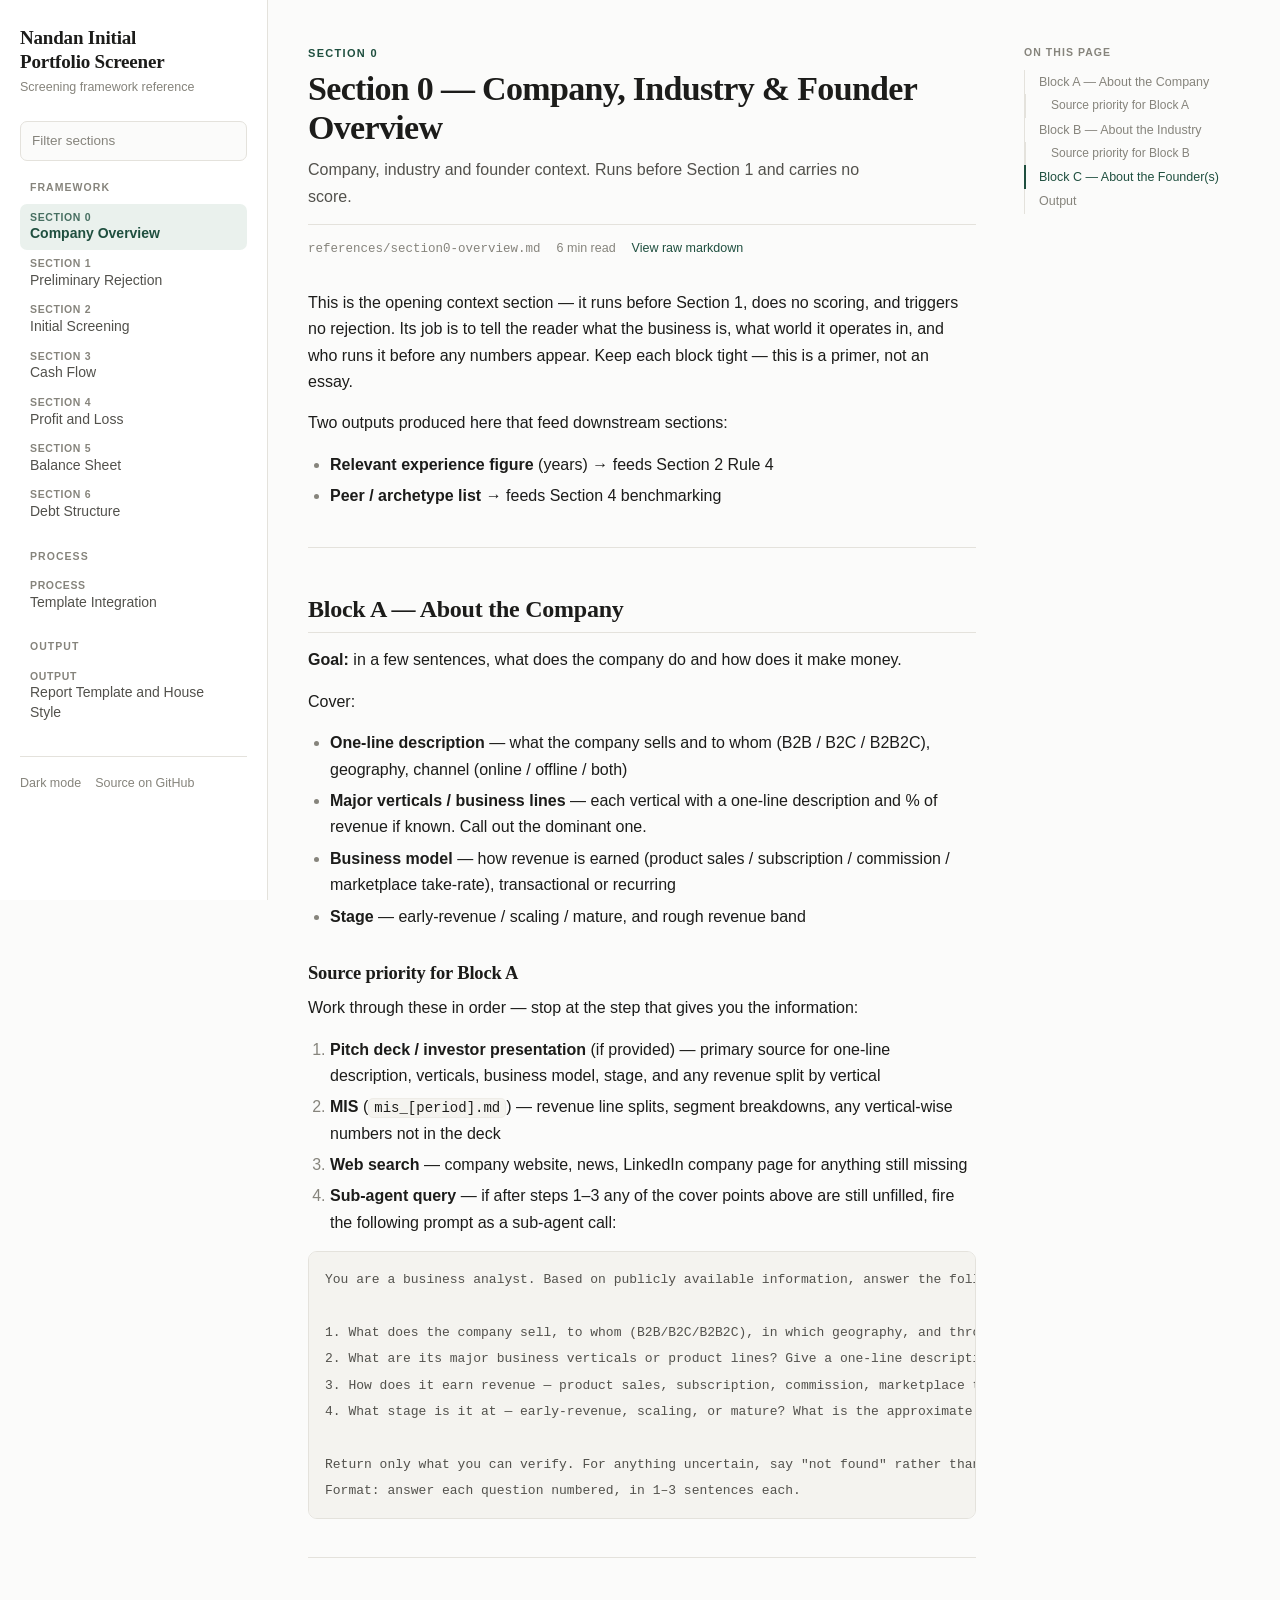
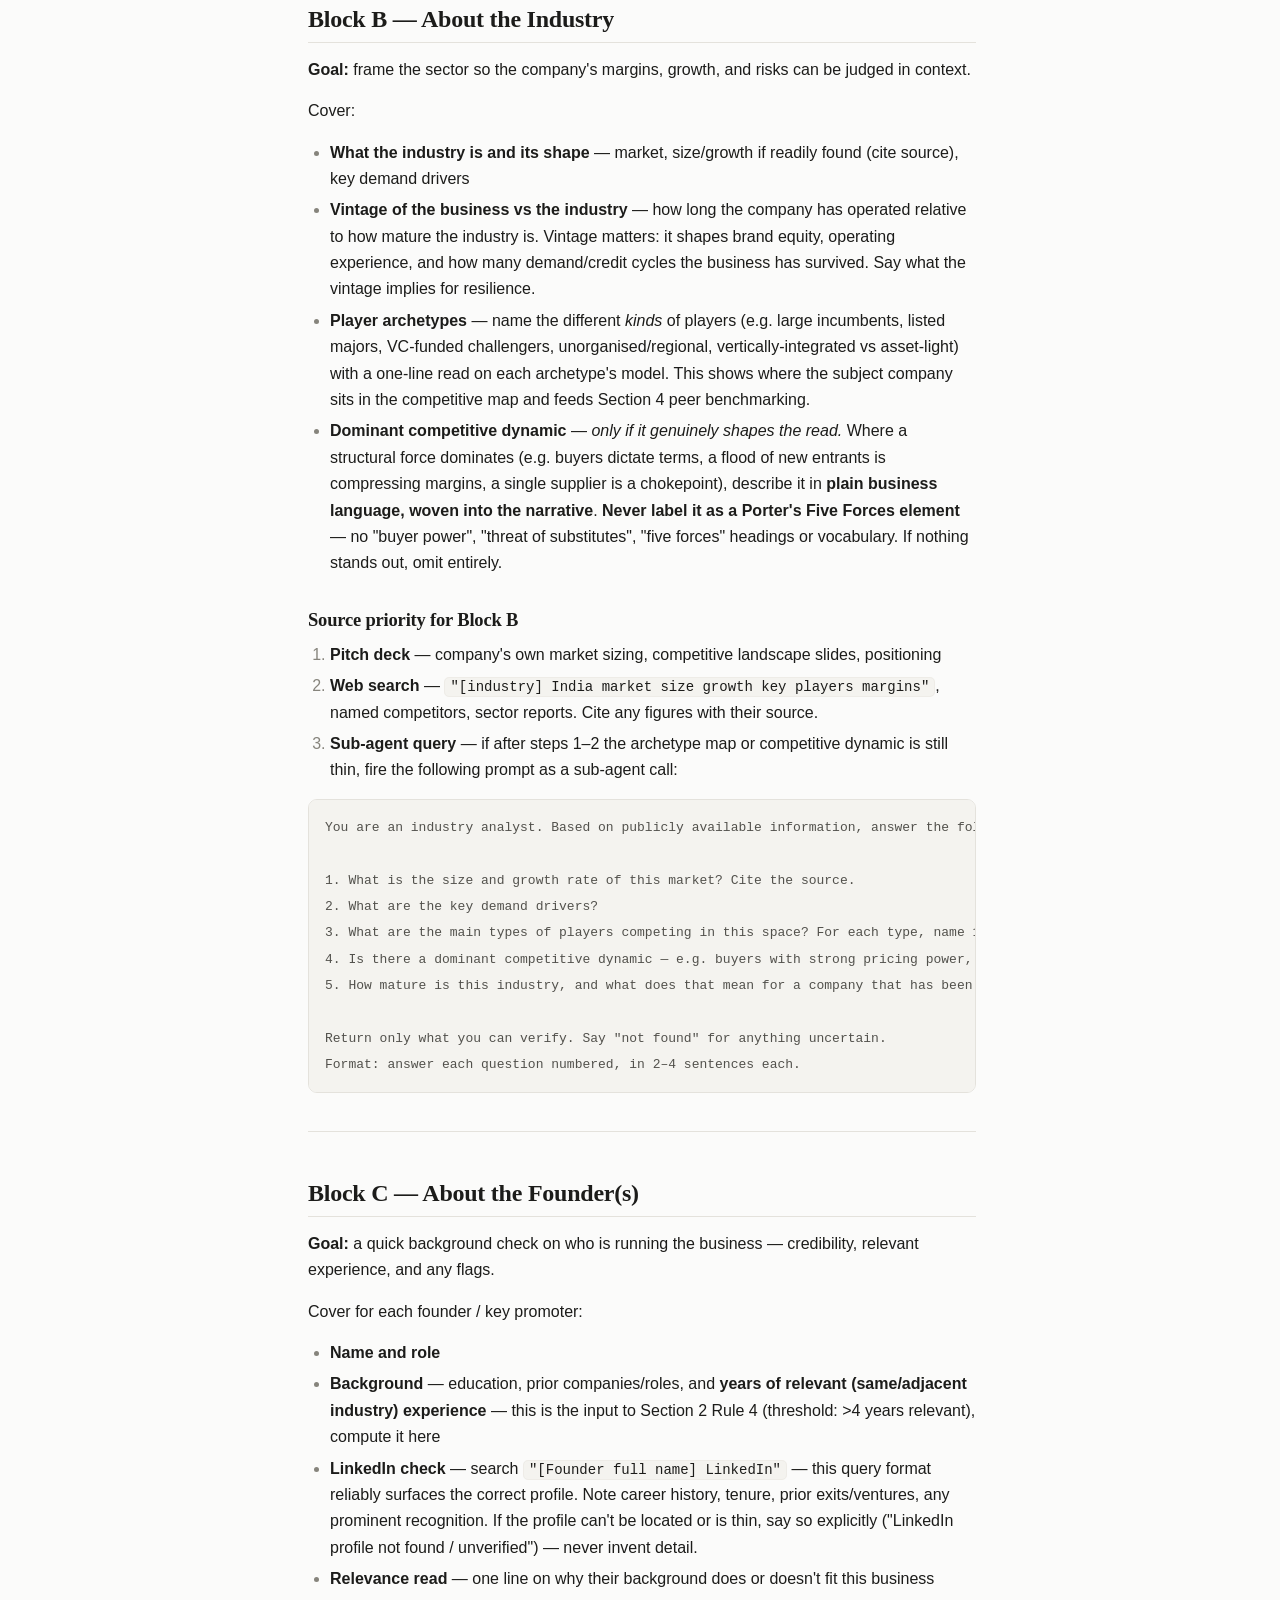
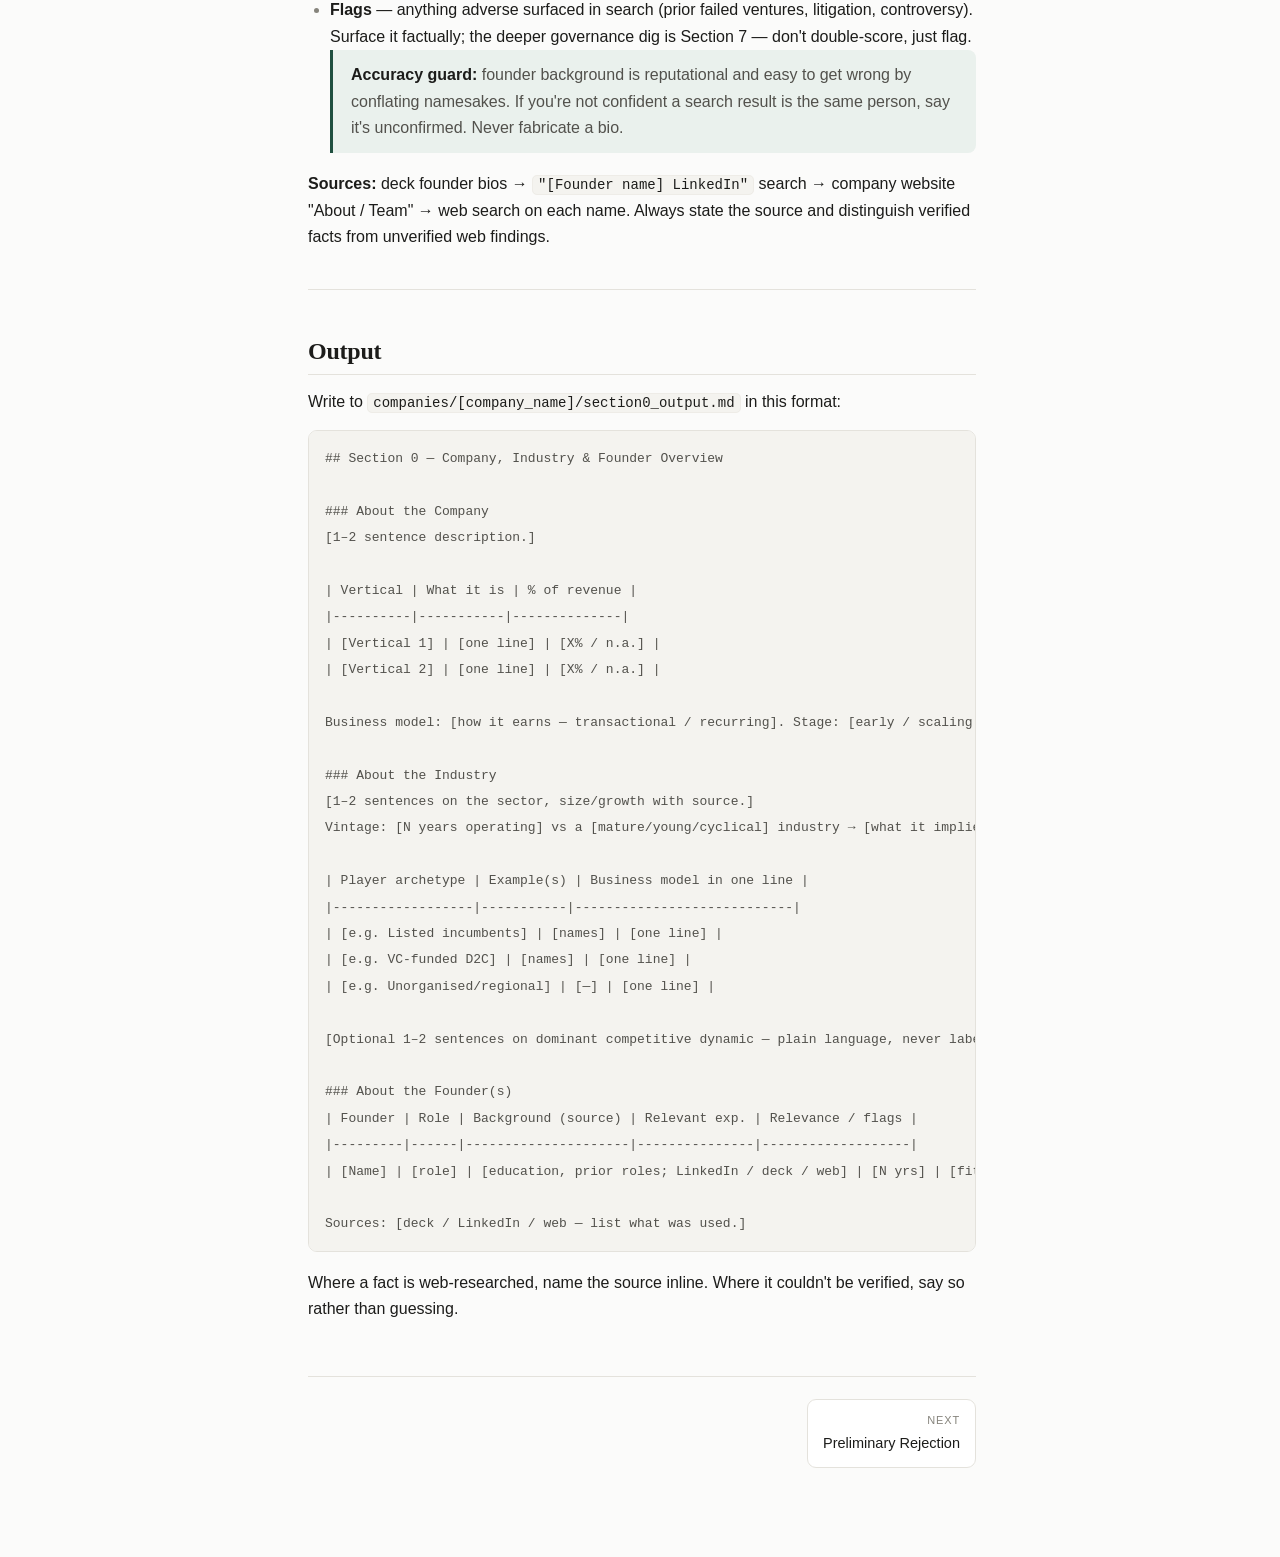
<file: docs/section0-overview.html>
<!doctype html>
<html lang="en">
<head>
<meta charset="utf-8">
<meta name="viewport" content="width=device-width, initial-scale=1">
<title>Company Overview — Nandan Initial Portfolio Screener</title>
<meta name="description" content="Company, industry and founder context. Runs before Section 1 and carries no score.">
<meta property="og:title" content="Company Overview — Nandan Initial Portfolio Screener">
<meta property="og:description" content="Company, industry and founder context. Runs before Section 1 and carries no score.">
<meta property="og:type" content="article">
<link rel="stylesheet" href="assets/style.css">
<link rel="icon" href="data:image/svg+xml,<svg xmlns='http://www.w3.org/2000/svg' viewBox='0 0 100 100'><text y='.9em' font-size='90'>&#128202;</text></svg>">

</head>
<body>
<div class="topbar">
  <button id="menu" aria-label="Open navigation">Menu</button>
  <span class="t">Nandan Initial Portfolio Screener</span>
</div>
<div class="shell">
  <aside class="side">
    <a class="brand" href="index.html">
      <span class="mark">Nandan Initial<br>Portfolio Screener</span>
      <span class="sub">Screening framework reference</span>
    </a>
    <input id="filter" class="filter" type="search" placeholder="Filter sections" aria-label="Filter sections">
    <nav class="navgroup"><h2>Framework</h2><ul>
<li><a href="section0-overview.html" class="on"><span class="kicker">Section 0</span>Company Overview</a></li>
<li><a href="section1-rejection.html"><span class="kicker">Section 1</span>Preliminary Rejection</a></li>
<li><a href="section2-screening.html"><span class="kicker">Section 2</span>Initial Screening</a></li>
<li><a href="section3-cashflow.html"><span class="kicker">Section 3</span>Cash Flow</a></li>
<li><a href="section4-pl.html"><span class="kicker">Section 4</span>Profit and Loss</a></li>
<li><a href="section5-balance-sheet.html"><span class="kicker">Section 5</span>Balance Sheet</a></li>
<li><a href="section6-debt.html"><span class="kicker">Section 6</span>Debt Structure</a></li>
</ul></nav>
<nav class="navgroup"><h2>Process</h2><ul>
<li><a href="template-integration.html"><span class="kicker">Process</span>Template Integration</a></li>
</ul></nav>
<nav class="navgroup"><h2>Output</h2><ul>
<li><a href="output-template.html"><span class="kicker">Output</span>Report Template and House Style</a></li>
</ul></nav>
    <div class="sidefoot">
      <button id="theme" type="button">Dark mode</button>
      <a href="https://github.com/Devanshindian/initial-portfolio-screener">Source on GitHub</a>
    </div>
  </aside>
  <main class="main">
    
    <div class="wrap">
      <div class="doc">
        <article>
          <header class="pagehead">
            <div class="kicker">Section 0</div>
            <h1>Section 0 — Company, Industry &amp; Founder Overview</h1>
            <p>Company, industry and founder context. Runs before Section 1 and carries no score.</p>
            <div class="meta">
              <span><code>references/section0-overview.md</code></span>
              <span>6 min read</span>
              <span><a href="https://github.com/Devanshindian/initial-portfolio-screener/blob/main/nandan-screener/references/section0-overview.md">View raw markdown</a></span>
            </div>
          </header>
          <div class="md">
<h1 id="section-0-company-industry-founder-overview">Section 0 — Company, Industry &amp; Founder Overview<a class="headerlink" href="#section-0-company-industry-founder-overview" title="Permanent link">#</a></h1>
<p>This is the opening context section — it runs before Section 1, does no scoring, and triggers no rejection. Its job is to tell the reader what the business is, what world it operates in, and who runs it before any numbers appear. Keep each block tight — this is a primer, not an essay.</p>
<p>Two outputs produced here that feed downstream sections:</p>
<ul>
<li><strong>Relevant experience figure</strong> (years) → feeds Section 2 Rule 4</li>
<li><strong>Peer / archetype list</strong> → feeds Section 4 benchmarking</li>
</ul>
<hr />
<h2 id="block-a-about-the-company">Block A — About the Company<a class="headerlink" href="#block-a-about-the-company" title="Permanent link">#</a></h2>
<p><strong>Goal:</strong> in a few sentences, what does the company do and how does it make money.</p>
<p>Cover:</p>
<ul>
<li><strong>One-line description</strong> — what the company sells and to whom (B2B / B2C / B2B2C), geography, channel (online / offline / both)</li>
<li><strong>Major verticals / business lines</strong> — each vertical with a one-line description and % of revenue if known. Call out the dominant one.</li>
<li><strong>Business model</strong> — how revenue is earned (product sales / subscription / commission / marketplace take-rate), transactional or recurring</li>
<li><strong>Stage</strong> — early-revenue / scaling / mature, and rough revenue band</li>
</ul>
<h3 id="source-priority-for-block-a">Source priority for Block A<a class="headerlink" href="#source-priority-for-block-a" title="Permanent link">#</a></h3>
<p>Work through these in order — stop at the step that gives you the information:</p>
<ol>
<li><strong>Pitch deck / investor presentation</strong> (if provided) — primary source for one-line description, verticals, business model, stage, and any revenue split by vertical</li>
<li><strong>MIS</strong> (<code>mis_[period].md</code>) — revenue line splits, segment breakdowns, any vertical-wise numbers not in the deck</li>
<li><strong>Web search</strong> — company website, news, LinkedIn company page for anything still missing</li>
<li><strong>Sub-agent query</strong> — if after steps 1–3 any of the cover points above are still unfilled, fire the following prompt as a sub-agent call:</li>
</ol>
<pre><code>You are a business analyst. Based on publicly available information, answer the following about [Company Name]:

1. What does the company sell, to whom (B2B/B2C/B2B2C), in which geography, and through which channel (online/offline/both)?
2. What are its major business verticals or product lines? Give a one-line description of each and estimate % of revenue if available.
3. How does it earn revenue — product sales, subscription, commission, marketplace take-rate, or other? Is it transactional or recurring?
4. What stage is it at — early-revenue, scaling, or mature? What is the approximate annual revenue?

Return only what you can verify. For anything uncertain, say &quot;not found&quot; rather than guessing.
Format: answer each question numbered, in 1–3 sentences each.
</code></pre>
<hr />
<h2 id="block-b-about-the-industry">Block B — About the Industry<a class="headerlink" href="#block-b-about-the-industry" title="Permanent link">#</a></h2>
<p><strong>Goal:</strong> frame the sector so the company's margins, growth, and risks can be judged in context.</p>
<p>Cover:</p>
<ul>
<li><strong>What the industry is and its shape</strong> — market, size/growth if readily found (cite source), key demand drivers</li>
<li><strong>Vintage of the business vs the industry</strong> — how long the company has operated relative to how mature the industry is. Vintage matters: it shapes brand equity, operating experience, and how many demand/credit cycles the business has survived. Say what the vintage implies for resilience.</li>
<li><strong>Player archetypes</strong> — name the different <em>kinds</em> of players (e.g. large incumbents, listed majors, VC-funded challengers, unorganised/regional, vertically-integrated vs asset-light) with a one-line read on each archetype's model. This shows where the subject company sits in the competitive map and feeds Section 4 peer benchmarking.</li>
<li><strong>Dominant competitive dynamic</strong> — <em>only if it genuinely shapes the read.</em> Where a structural force dominates (e.g. buyers dictate terms, a flood of new entrants is compressing margins, a single supplier is a chokepoint), describe it in <strong>plain business language, woven into the narrative</strong>. <strong>Never label it as a Porter's Five Forces element</strong> — no "buyer power", "threat of substitutes", "five forces" headings or vocabulary. If nothing stands out, omit entirely.</li>
</ul>
<h3 id="source-priority-for-block-b">Source priority for Block B<a class="headerlink" href="#source-priority-for-block-b" title="Permanent link">#</a></h3>
<ol>
<li><strong>Pitch deck</strong> — company's own market sizing, competitive landscape slides, positioning</li>
<li><strong>Web search</strong> — <code>"[industry] India market size growth key players margins"</code>, named competitors, sector reports. Cite any figures with their source.</li>
<li><strong>Sub-agent query</strong> — if after steps 1–2 the archetype map or competitive dynamic is still thin, fire the following prompt as a sub-agent call:</li>
</ol>
<pre><code>You are an industry analyst. Based on publicly available information, answer the following about the [industry name] industry in India:

1. What is the size and growth rate of this market? Cite the source.
2. What are the key demand drivers?
3. What are the main types of players competing in this space? For each type, name 1–2 examples and describe their business model in one line.
4. Is there a dominant competitive dynamic — e.g. buyers with strong pricing power, intense price-led rivalry, a key input supplier chokepoint, or a flood of new entrants? Describe it in plain business language.
5. How mature is this industry, and what does that mean for a company that has been operating in it for [N] years?

Return only what you can verify. Say &quot;not found&quot; for anything uncertain.
Format: answer each question numbered, in 2–4 sentences each.
</code></pre>
<hr />
<h2 id="block-c-about-the-founders">Block C — About the Founder(s)<a class="headerlink" href="#block-c-about-the-founders" title="Permanent link">#</a></h2>
<p><strong>Goal:</strong> a quick background check on who is running the business — credibility, relevant experience, and any flags.</p>
<p>Cover for each founder / key promoter:</p>
<ul>
<li><strong>Name and role</strong></li>
<li><strong>Background</strong> — education, prior companies/roles, and <strong>years of relevant (same/adjacent industry) experience</strong> — this is the input to Section 2 Rule 4 (threshold: &gt;4 years relevant), compute it here</li>
<li><strong>LinkedIn check</strong> — search <code>"[Founder full name] LinkedIn"</code> — this query format reliably surfaces the correct profile. Note career history, tenure, prior exits/ventures, any prominent recognition. If the profile can't be located or is thin, say so explicitly ("LinkedIn profile not found / unverified") — never invent detail.</li>
<li><strong>Relevance read</strong> — one line on why their background does or doesn't fit this business</li>
<li><strong>Flags</strong> — anything adverse surfaced in search (prior failed ventures, litigation, controversy). Surface it factually; the deeper governance dig is Section 7 — don't double-score, just flag.<blockquote>
<p><strong>Accuracy guard:</strong> founder background is reputational and easy to get wrong by conflating namesakes. If you're not confident a search result is the same person, say it's unconfirmed. Never fabricate a bio.</p>
</blockquote>
</li>
</ul>
<p><strong>Sources:</strong> deck founder bios → <code>"[Founder name] LinkedIn"</code> search → company website "About / Team" → web search on each name. Always state the source and distinguish verified facts from unverified web findings.</p>
<hr />
<h2 id="output">Output<a class="headerlink" href="#output" title="Permanent link">#</a></h2>
<p>Write to <code>companies/[company_name]/section0_output.md</code> in this format:</p>
<pre><code>## Section 0 — Company, Industry &amp; Founder Overview

### About the Company
[1–2 sentence description.]

| Vertical | What it is | % of revenue |
|----------|-----------|--------------|
| [Vertical 1] | [one line] | [X% / n.a.] |
| [Vertical 2] | [one line] | [X% / n.a.] |

Business model: [how it earns — transactional / recurring]. Stage: [early / scaling / mature], ~₹[X] Cr revenue.

### About the Industry
[1–2 sentences on the sector, size/growth with source.]
Vintage: [N years operating] vs a [mature/young/cyclical] industry → [what it implies for brand/experience/cycle resilience].

| Player archetype | Example(s) | Business model in one line |
|------------------|-----------|----------------------------|
| [e.g. Listed incumbents] | [names] | [one line] |
| [e.g. VC-funded D2C] | [names] | [one line] |
| [e.g. Unorganised/regional] | [—] | [one line] |

[Optional 1–2 sentences on dominant competitive dynamic — plain language, never labelled as a force.]

### About the Founder(s)
| Founder | Role | Background (source) | Relevant exp. | Relevance / flags |
|---------|------|---------------------|---------------|-------------------|
| [Name] | [role] | [education, prior roles; LinkedIn / deck / web] | [N yrs] | [fit read; any flag] |

Sources: [deck / LinkedIn / web — list what was used.]
</code></pre>
<p>Where a fact is web-researched, name the source inline. Where it couldn't be verified, say so rather than guessing.</p>
          </div>
          <nav class="pager"><a class="next" href="section1-rejection.html"><span class="lbl">Next</span><span class="ttl">Preliminary Rejection</span></a></nav>
        </article>
        <aside class="toc">
          <div class="h">On this page</div>
          <div class="toc">
<ul>
<li><a href="#block-a-about-the-company">Block A — About the Company</a><ul>
<li><a href="#source-priority-for-block-a">Source priority for Block A</a></li>
</ul>
</li>
<li><a href="#block-b-about-the-industry">Block B — About the Industry</a><ul>
<li><a href="#source-priority-for-block-b">Source priority for Block B</a></li>
</ul>
</li>
<li><a href="#block-c-about-the-founders">Block C — About the Founder(s)</a></li>
<li><a href="#output">Output</a></li>
</ul>
</div>

        </aside>
      </div>
    </div>

  </main>
</div>
<script>
(function () {
  var root = document.documentElement;
  var saved = null;
  try { saved = localStorage.getItem('nps-theme'); } catch (e) {}
  if (saved) root.setAttribute('data-theme', saved);

  function currentTheme() {
    return root.getAttribute('data-theme') ||
      (window.matchMedia && window.matchMedia('(prefers-color-scheme: dark)').matches ? 'dark' : 'light');
  }
  var toggle = document.getElementById('theme');
  function label() { if (toggle) toggle.textContent = currentTheme() === 'dark' ? 'Light mode' : 'Dark mode'; }
  label();
  if (toggle) toggle.addEventListener('click', function () {
    var next = currentTheme() === 'dark' ? 'light' : 'dark';
    root.setAttribute('data-theme', next);
    try { localStorage.setItem('nps-theme', next); } catch (e) {}
    label();
  });

  // mobile drawer
  var side = document.querySelector('.side');
  var btn = document.getElementById('menu');
  var scrim;
  function close() {
    side.classList.remove('open');
    if (scrim) { scrim.remove(); scrim = null; }
  }
  if (btn) btn.addEventListener('click', function () {
    if (side.classList.contains('open')) return close();
    side.classList.add('open');
    scrim = document.createElement('div');
    scrim.className = 'scrim';
    scrim.addEventListener('click', close);
    document.body.appendChild(scrim);
  });

  // nav filter
  var filter = document.getElementById('filter');
  if (filter) filter.addEventListener('input', function () {
    var q = filter.value.trim().toLowerCase();
    document.querySelectorAll('.navgroup li').forEach(function (li) {
      li.classList.toggle('hide', q !== '' && li.textContent.toLowerCase().indexOf(q) === -1);
    });
    document.querySelectorAll('.navgroup').forEach(function (g) {
      var any = Array.prototype.some.call(g.querySelectorAll('li'), function (li) { return !li.classList.contains('hide'); });
      g.style.display = any ? '' : 'none';
    });
  });

  // active heading in the right rail
  var links = Array.prototype.slice.call(document.querySelectorAll('.toc a'));
  if (links.length) {
    var map = {};
    var targets = [];
    links.forEach(function (a) {
      var el = document.getElementById(decodeURIComponent(a.getAttribute('href').slice(1)));
      if (el) { map[el.id] = a; targets.push(el); }
    });
    var obs = new IntersectionObserver(function (entries) {
      entries.forEach(function (en) {
        if (!en.isIntersecting) return;
        links.forEach(function (a) { a.classList.remove('on'); });
        var a = map[en.target.id];
        if (a) a.classList.add('on');
      });
    }, { rootMargin: '0px 0px -72% 0px', threshold: 0 });
    targets.forEach(function (t) { obs.observe(t); });
  }
})();
</script>
</body>
</html>
</file>
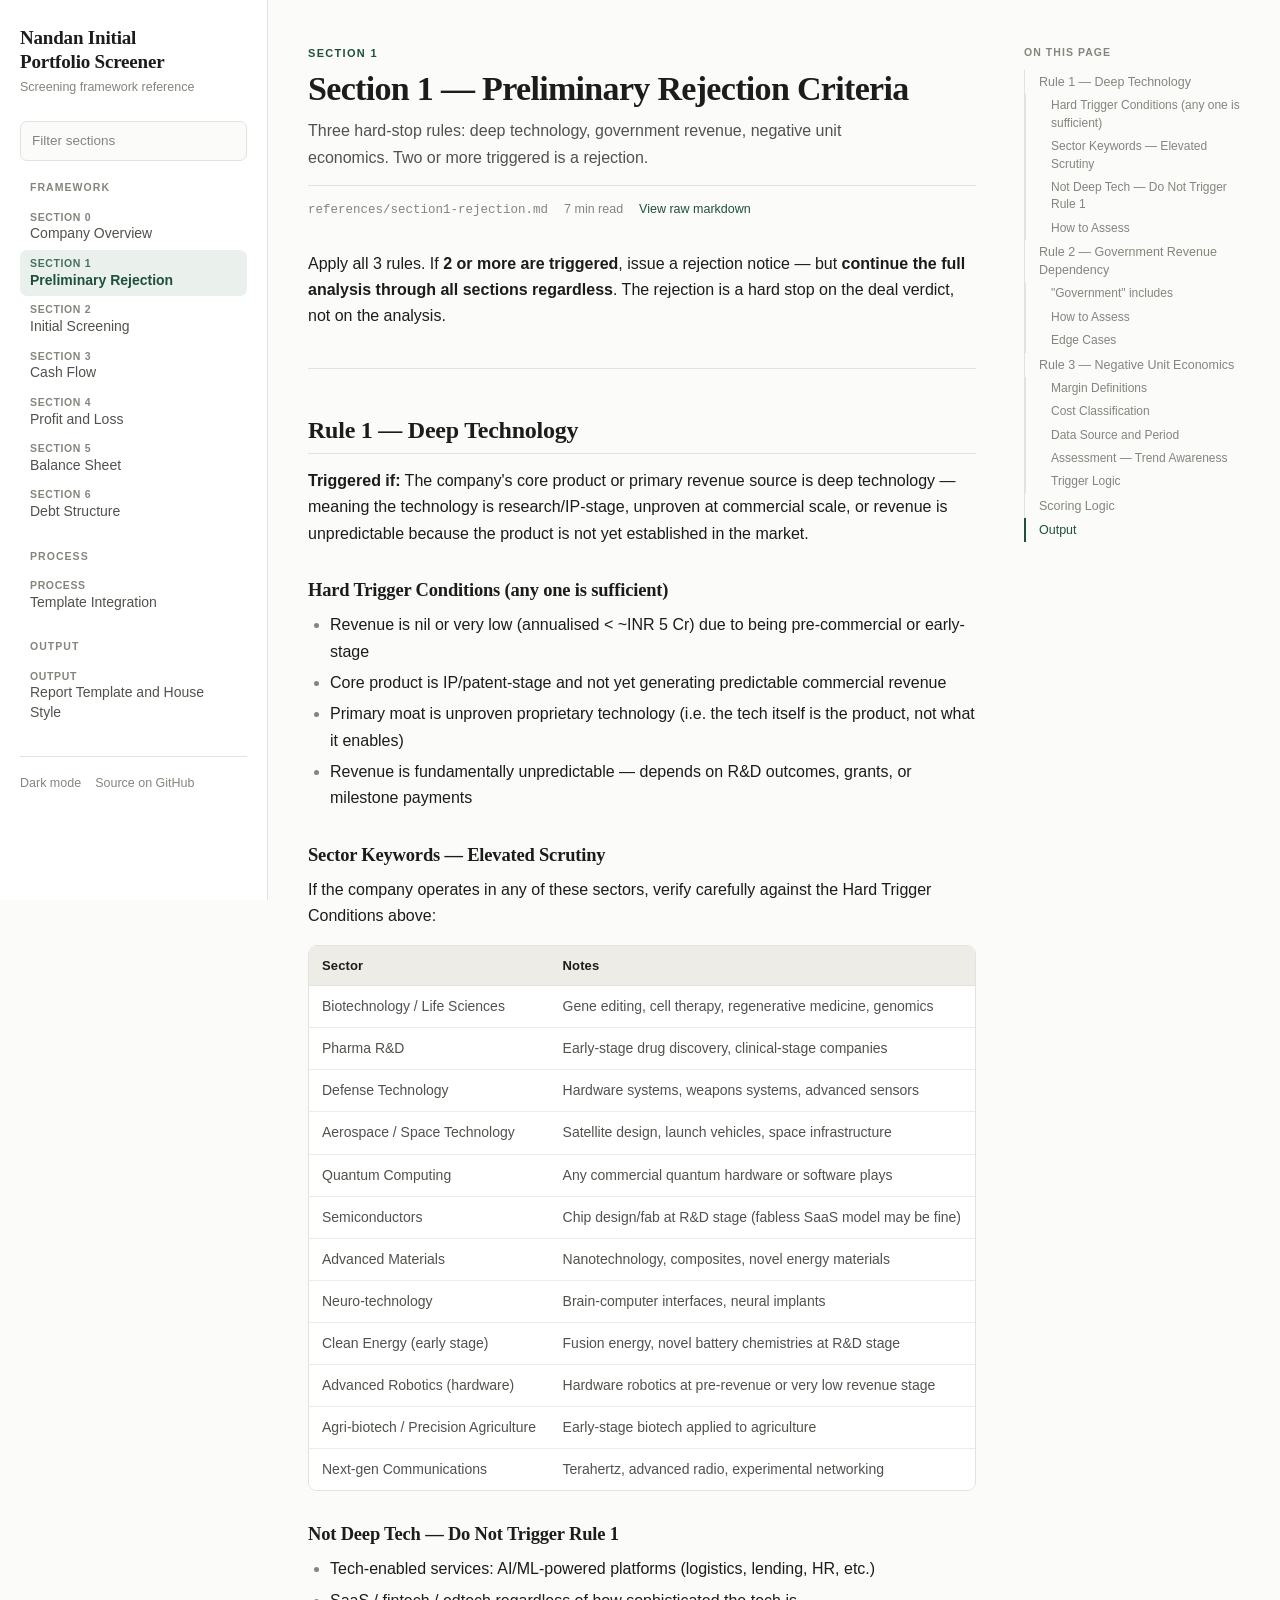
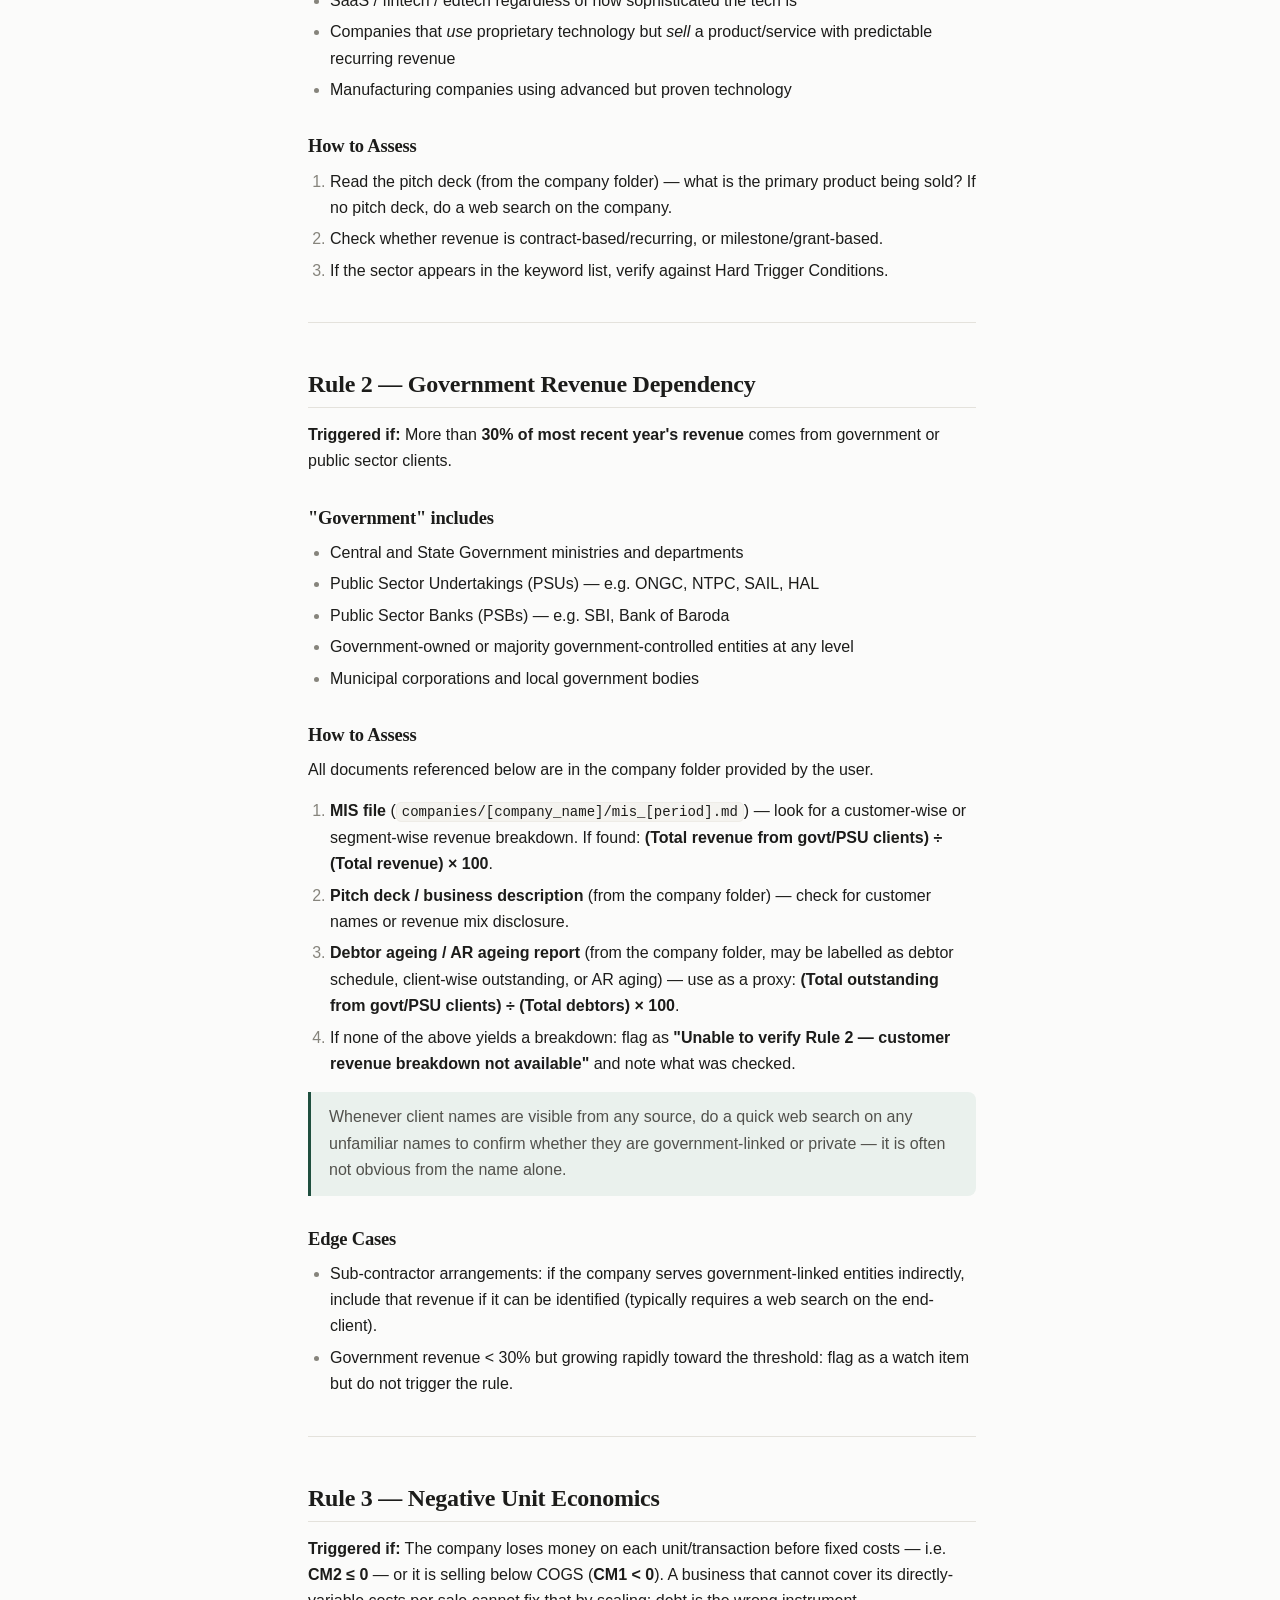
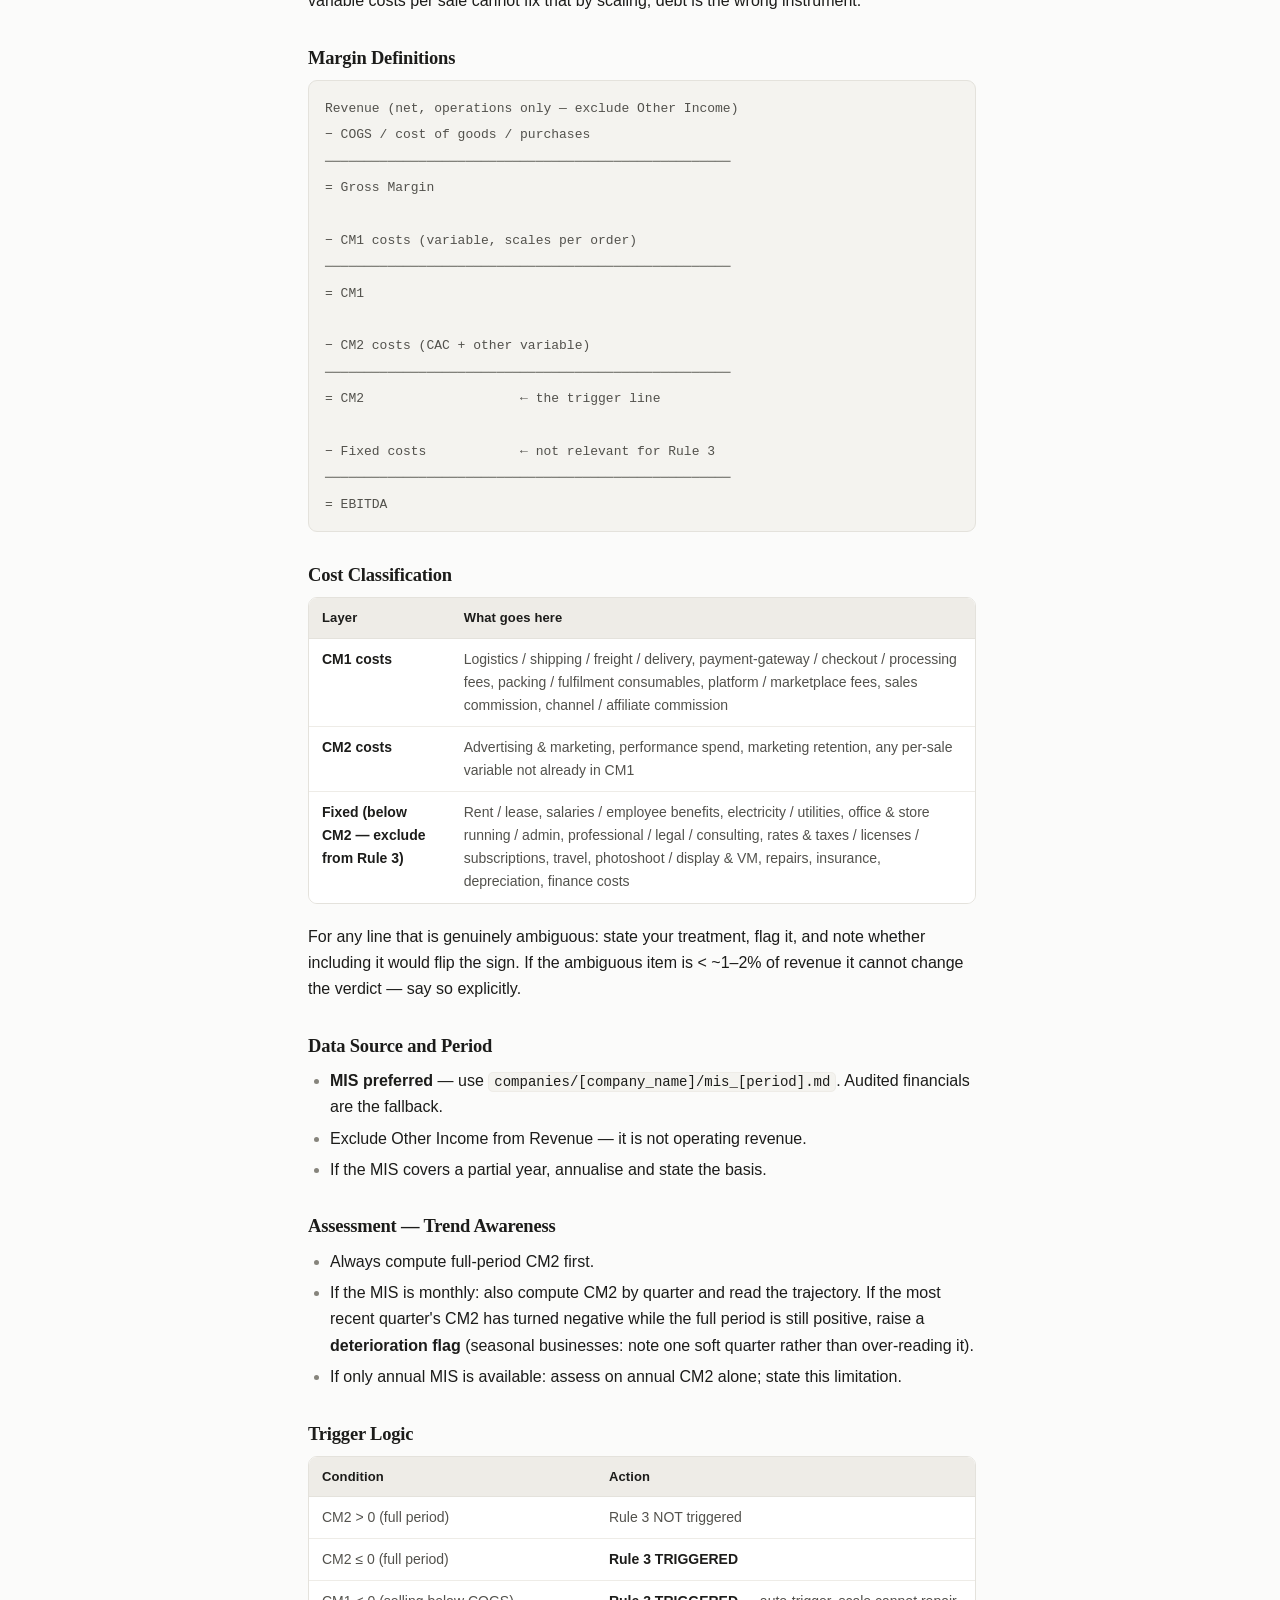
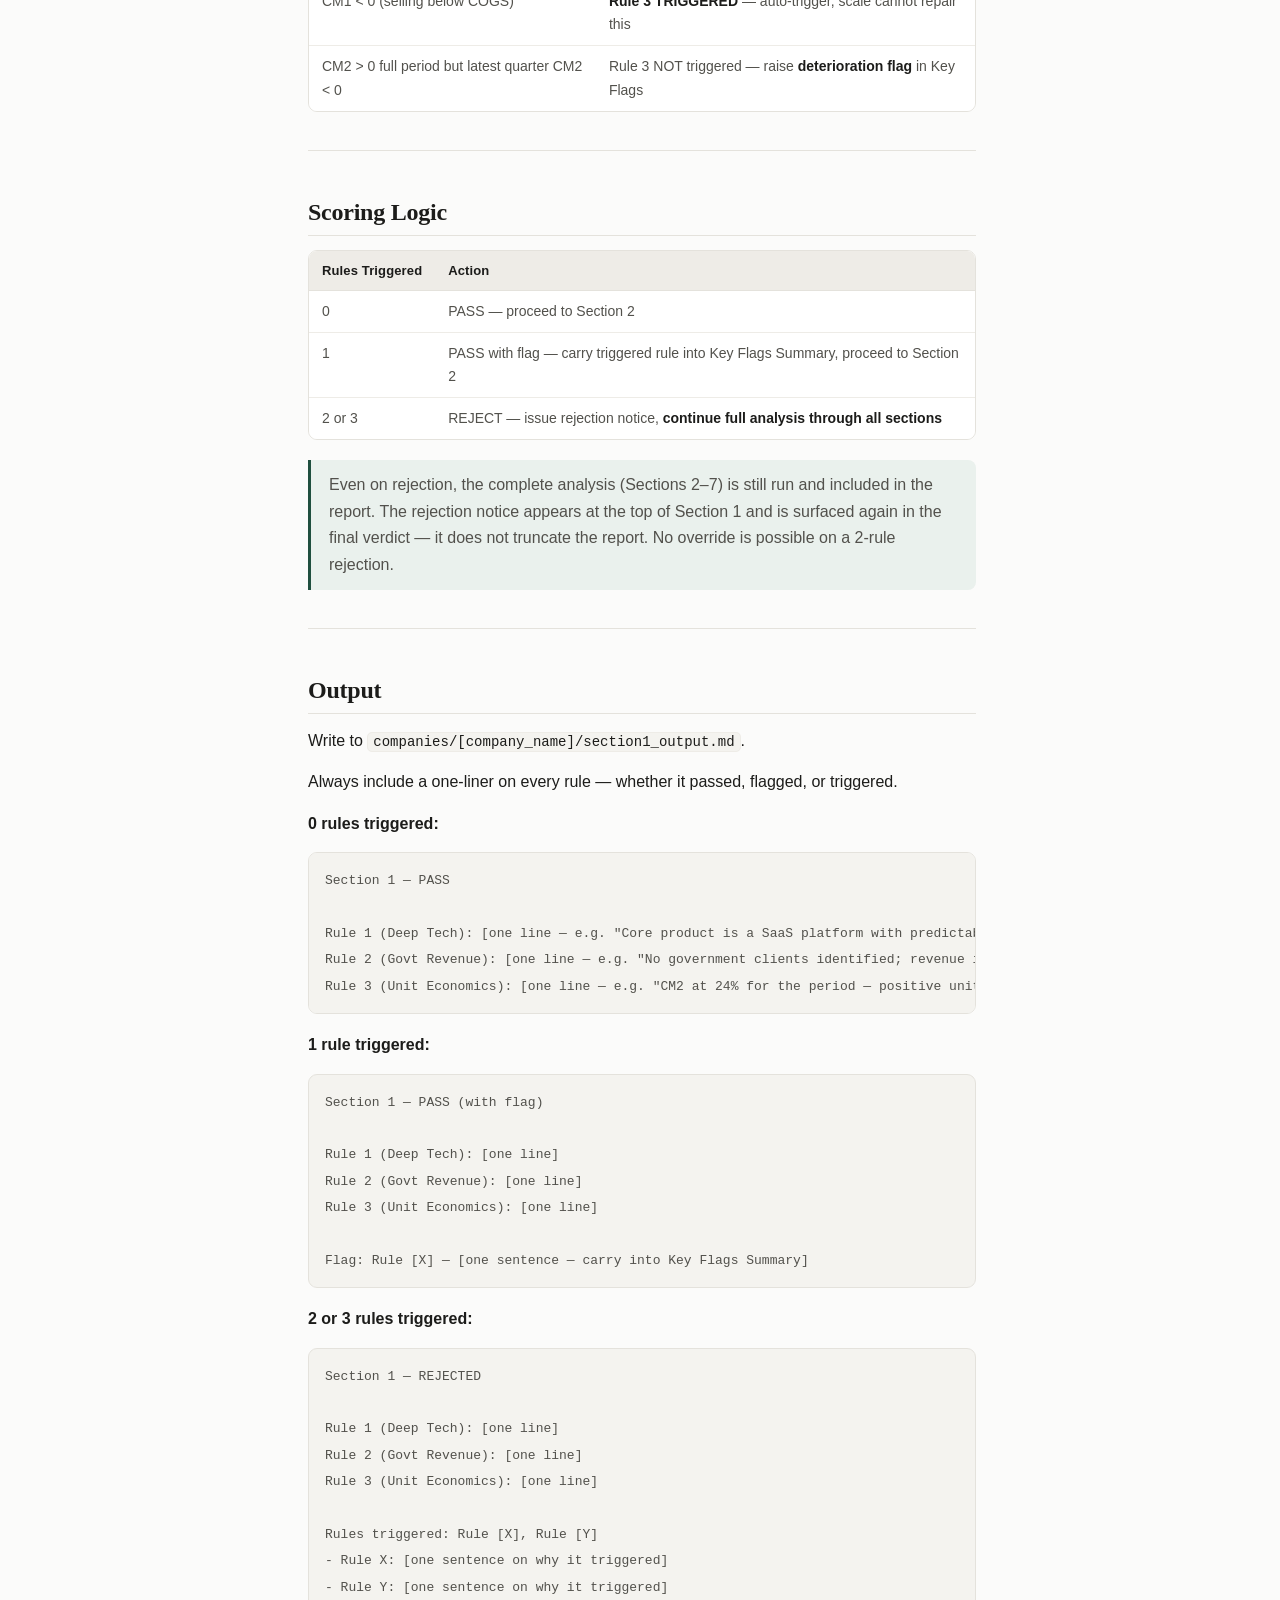
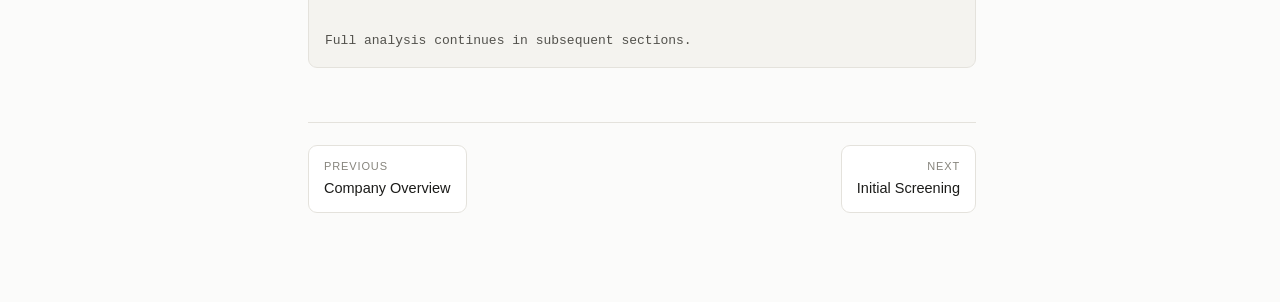
<file: docs/section1-rejection.html>
<!doctype html>
<html lang="en">
<head>
<meta charset="utf-8">
<meta name="viewport" content="width=device-width, initial-scale=1">
<title>Preliminary Rejection — Nandan Initial Portfolio Screener</title>
<meta name="description" content="Three hard-stop rules: deep technology, government revenue, negative unit economics. Two or more triggered is a rejection.">
<meta property="og:title" content="Preliminary Rejection — Nandan Initial Portfolio Screener">
<meta property="og:description" content="Three hard-stop rules: deep technology, government revenue, negative unit economics. Two or more triggered is a rejection.">
<meta property="og:type" content="article">
<link rel="stylesheet" href="assets/style.css">
<link rel="icon" href="data:image/svg+xml,<svg xmlns='http://www.w3.org/2000/svg' viewBox='0 0 100 100'><text y='.9em' font-size='90'>&#128202;</text></svg>">

</head>
<body>
<div class="topbar">
  <button id="menu" aria-label="Open navigation">Menu</button>
  <span class="t">Nandan Initial Portfolio Screener</span>
</div>
<div class="shell">
  <aside class="side">
    <a class="brand" href="index.html">
      <span class="mark">Nandan Initial<br>Portfolio Screener</span>
      <span class="sub">Screening framework reference</span>
    </a>
    <input id="filter" class="filter" type="search" placeholder="Filter sections" aria-label="Filter sections">
    <nav class="navgroup"><h2>Framework</h2><ul>
<li><a href="section0-overview.html"><span class="kicker">Section 0</span>Company Overview</a></li>
<li><a href="section1-rejection.html" class="on"><span class="kicker">Section 1</span>Preliminary Rejection</a></li>
<li><a href="section2-screening.html"><span class="kicker">Section 2</span>Initial Screening</a></li>
<li><a href="section3-cashflow.html"><span class="kicker">Section 3</span>Cash Flow</a></li>
<li><a href="section4-pl.html"><span class="kicker">Section 4</span>Profit and Loss</a></li>
<li><a href="section5-balance-sheet.html"><span class="kicker">Section 5</span>Balance Sheet</a></li>
<li><a href="section6-debt.html"><span class="kicker">Section 6</span>Debt Structure</a></li>
</ul></nav>
<nav class="navgroup"><h2>Process</h2><ul>
<li><a href="template-integration.html"><span class="kicker">Process</span>Template Integration</a></li>
</ul></nav>
<nav class="navgroup"><h2>Output</h2><ul>
<li><a href="output-template.html"><span class="kicker">Output</span>Report Template and House Style</a></li>
</ul></nav>
    <div class="sidefoot">
      <button id="theme" type="button">Dark mode</button>
      <a href="https://github.com/Devanshindian/initial-portfolio-screener">Source on GitHub</a>
    </div>
  </aside>
  <main class="main">
    
    <div class="wrap">
      <div class="doc">
        <article>
          <header class="pagehead">
            <div class="kicker">Section 1</div>
            <h1>Section 1 — Preliminary Rejection Criteria</h1>
            <p>Three hard-stop rules: deep technology, government revenue, negative unit economics. Two or more triggered is a rejection.</p>
            <div class="meta">
              <span><code>references/section1-rejection.md</code></span>
              <span>7 min read</span>
              <span><a href="https://github.com/Devanshindian/initial-portfolio-screener/blob/main/nandan-screener/references/section1-rejection.md">View raw markdown</a></span>
            </div>
          </header>
          <div class="md">
<h1 id="section-1-preliminary-rejection-criteria">Section 1 — Preliminary Rejection Criteria<a class="headerlink" href="#section-1-preliminary-rejection-criteria" title="Permanent link">#</a></h1>
<p>Apply all 3 rules. If <strong>2 or more are triggered</strong>, issue a rejection notice — but <strong>continue the full analysis through all sections regardless</strong>. The rejection is a hard stop on the deal verdict, not on the analysis.</p>
<hr />
<h2 id="rule-1-deep-technology">Rule 1 — Deep Technology<a class="headerlink" href="#rule-1-deep-technology" title="Permanent link">#</a></h2>
<p><strong>Triggered if:</strong> The company's core product or primary revenue source is deep technology — meaning the technology is research/IP-stage, unproven at commercial scale, or revenue is unpredictable because the product is not yet established in the market.</p>
<h3 id="hard-trigger-conditions-any-one-is-sufficient">Hard Trigger Conditions (any one is sufficient)<a class="headerlink" href="#hard-trigger-conditions-any-one-is-sufficient" title="Permanent link">#</a></h3>
<ul>
<li>Revenue is nil or very low (annualised &lt; ~INR 5 Cr) due to being pre-commercial or early-stage</li>
<li>Core product is IP/patent-stage and not yet generating predictable commercial revenue</li>
<li>Primary moat is unproven proprietary technology (i.e. the tech itself is the product, not what it enables)</li>
<li>Revenue is fundamentally unpredictable — depends on R&amp;D outcomes, grants, or milestone payments</li>
</ul>
<h3 id="sector-keywords-elevated-scrutiny">Sector Keywords — Elevated Scrutiny<a class="headerlink" href="#sector-keywords-elevated-scrutiny" title="Permanent link">#</a></h3>
<p>If the company operates in any of these sectors, verify carefully against the Hard Trigger Conditions above:</p>
<div class="tablewrap"><table>
<thead>
<tr>
<th>Sector</th>
<th>Notes</th>
</tr>
</thead>
<tbody>
<tr>
<td>Biotechnology / Life Sciences</td>
<td>Gene editing, cell therapy, regenerative medicine, genomics</td>
</tr>
<tr>
<td>Pharma R&amp;D</td>
<td>Early-stage drug discovery, clinical-stage companies</td>
</tr>
<tr>
<td>Defense Technology</td>
<td>Hardware systems, weapons systems, advanced sensors</td>
</tr>
<tr>
<td>Aerospace / Space Technology</td>
<td>Satellite design, launch vehicles, space infrastructure</td>
</tr>
<tr>
<td>Quantum Computing</td>
<td>Any commercial quantum hardware or software plays</td>
</tr>
<tr>
<td>Semiconductors</td>
<td>Chip design/fab at R&amp;D stage (fabless SaaS model may be fine)</td>
</tr>
<tr>
<td>Advanced Materials</td>
<td>Nanotechnology, composites, novel energy materials</td>
</tr>
<tr>
<td>Neuro-technology</td>
<td>Brain-computer interfaces, neural implants</td>
</tr>
<tr>
<td>Clean Energy (early stage)</td>
<td>Fusion energy, novel battery chemistries at R&amp;D stage</td>
</tr>
<tr>
<td>Advanced Robotics (hardware)</td>
<td>Hardware robotics at pre-revenue or very low revenue stage</td>
</tr>
<tr>
<td>Agri-biotech / Precision Agriculture</td>
<td>Early-stage biotech applied to agriculture</td>
</tr>
<tr>
<td>Next-gen Communications</td>
<td>Terahertz, advanced radio, experimental networking</td>
</tr>
</tbody>
</table></div>
<h3 id="not-deep-tech-do-not-trigger-rule-1">Not Deep Tech — Do Not Trigger Rule 1<a class="headerlink" href="#not-deep-tech-do-not-trigger-rule-1" title="Permanent link">#</a></h3>
<ul>
<li>Tech-enabled services: AI/ML-powered platforms (logistics, lending, HR, etc.)</li>
<li>SaaS / fintech / edtech regardless of how sophisticated the tech is</li>
<li>Companies that <em>use</em> proprietary technology but <em>sell</em> a product/service with predictable recurring revenue</li>
<li>Manufacturing companies using advanced but proven technology</li>
</ul>
<h3 id="how-to-assess">How to Assess<a class="headerlink" href="#how-to-assess" title="Permanent link">#</a></h3>
<ol>
<li>Read the pitch deck (from the company folder) — what is the primary product being sold? If no pitch deck, do a web search on the company.</li>
<li>Check whether revenue is contract-based/recurring, or milestone/grant-based.</li>
<li>If the sector appears in the keyword list, verify against Hard Trigger Conditions.</li>
</ol>
<hr />
<h2 id="rule-2-government-revenue-dependency">Rule 2 — Government Revenue Dependency<a class="headerlink" href="#rule-2-government-revenue-dependency" title="Permanent link">#</a></h2>
<p><strong>Triggered if:</strong> More than <strong>30% of most recent year's revenue</strong> comes from government or public sector clients.</p>
<h3 id="government-includes">"Government" includes<a class="headerlink" href="#government-includes" title="Permanent link">#</a></h3>
<ul>
<li>Central and State Government ministries and departments</li>
<li>Public Sector Undertakings (PSUs) — e.g. ONGC, NTPC, SAIL, HAL</li>
<li>Public Sector Banks (PSBs) — e.g. SBI, Bank of Baroda</li>
<li>Government-owned or majority government-controlled entities at any level</li>
<li>Municipal corporations and local government bodies</li>
</ul>
<h3 id="how-to-assess_1">How to Assess<a class="headerlink" href="#how-to-assess_1" title="Permanent link">#</a></h3>
<p>All documents referenced below are in the company folder provided by the user.</p>
<ol>
<li><strong>MIS file</strong> (<code>companies/[company_name]/mis_[period].md</code>) — look for a customer-wise or segment-wise revenue breakdown. If found: <strong>(Total revenue from govt/PSU clients) ÷ (Total revenue) × 100</strong>.</li>
<li><strong>Pitch deck / business description</strong> (from the company folder) — check for customer names or revenue mix disclosure.</li>
<li><strong>Debtor ageing / AR ageing report</strong> (from the company folder, may be labelled as debtor schedule, client-wise outstanding, or AR aging) — use as a proxy: <strong>(Total outstanding from govt/PSU clients) ÷ (Total debtors) × 100</strong>.</li>
<li>If none of the above yields a breakdown: flag as <strong>"Unable to verify Rule 2 — customer revenue breakdown not available"</strong> and note what was checked.</li>
</ol>
<blockquote>
<p>Whenever client names are visible from any source, do a quick web search on any unfamiliar names to confirm whether they are government-linked or private — it is often not obvious from the name alone.</p>
</blockquote>
<h3 id="edge-cases">Edge Cases<a class="headerlink" href="#edge-cases" title="Permanent link">#</a></h3>
<ul>
<li>Sub-contractor arrangements: if the company serves government-linked entities indirectly, include that revenue if it can be identified (typically requires a web search on the end-client).</li>
<li>Government revenue &lt; 30% but growing rapidly toward the threshold: flag as a watch item but do not trigger the rule.</li>
</ul>
<hr />
<h2 id="rule-3-negative-unit-economics">Rule 3 — Negative Unit Economics<a class="headerlink" href="#rule-3-negative-unit-economics" title="Permanent link">#</a></h2>
<p><strong>Triggered if:</strong> The company loses money on each unit/transaction before fixed costs — i.e. <strong>CM2 ≤ 0</strong> — or it is selling below COGS (<strong>CM1 &lt; 0</strong>). A business that cannot cover its directly-variable costs per sale cannot fix that by scaling; debt is the wrong instrument.</p>
<h3 id="margin-definitions">Margin Definitions<a class="headerlink" href="#margin-definitions" title="Permanent link">#</a></h3>
<pre><code>Revenue (net, operations only — exclude Other Income)
− COGS / cost of goods / purchases
────────────────────────────────────────────────────
= Gross Margin

− CM1 costs (variable, scales per order)
────────────────────────────────────────────────────
= CM1

− CM2 costs (CAC + other variable)
────────────────────────────────────────────────────
= CM2                    ← the trigger line

− Fixed costs            ← not relevant for Rule 3
────────────────────────────────────────────────────
= EBITDA
</code></pre>
<h3 id="cost-classification">Cost Classification<a class="headerlink" href="#cost-classification" title="Permanent link">#</a></h3>
<div class="tablewrap"><table>
<thead>
<tr>
<th>Layer</th>
<th>What goes here</th>
</tr>
</thead>
<tbody>
<tr>
<td><strong>CM1 costs</strong></td>
<td>Logistics / shipping / freight / delivery, payment-gateway / checkout / processing fees, packing / fulfilment consumables, platform / marketplace fees, sales commission, channel / affiliate commission</td>
</tr>
<tr>
<td><strong>CM2 costs</strong></td>
<td>Advertising &amp; marketing, performance spend, marketing retention, any per-sale variable not already in CM1</td>
</tr>
<tr>
<td><strong>Fixed (below CM2 — exclude from Rule 3)</strong></td>
<td>Rent / lease, salaries / employee benefits, electricity / utilities, office &amp; store running / admin, professional / legal / consulting, rates &amp; taxes / licenses / subscriptions, travel, photoshoot / display &amp; VM, repairs, insurance, depreciation, finance costs</td>
</tr>
</tbody>
</table></div>
<p>For any line that is genuinely ambiguous: state your treatment, flag it, and note whether including it would flip the sign. If the ambiguous item is &lt; ~1–2% of revenue it cannot change the verdict — say so explicitly.</p>
<h3 id="data-source-and-period">Data Source and Period<a class="headerlink" href="#data-source-and-period" title="Permanent link">#</a></h3>
<ul>
<li><strong>MIS preferred</strong> — use <code>companies/[company_name]/mis_[period].md</code>. Audited financials are the fallback.</li>
<li>Exclude Other Income from Revenue — it is not operating revenue.</li>
<li>If the MIS covers a partial year, annualise and state the basis.</li>
</ul>
<h3 id="assessment-trend-awareness">Assessment — Trend Awareness<a class="headerlink" href="#assessment-trend-awareness" title="Permanent link">#</a></h3>
<ul>
<li>Always compute full-period CM2 first.</li>
<li>If the MIS is monthly: also compute CM2 by quarter and read the trajectory. If the most recent quarter's CM2 has turned negative while the full period is still positive, raise a <strong>deterioration flag</strong> (seasonal businesses: note one soft quarter rather than over-reading it).</li>
<li>If only annual MIS is available: assess on annual CM2 alone; state this limitation.</li>
</ul>
<h3 id="trigger-logic">Trigger Logic<a class="headerlink" href="#trigger-logic" title="Permanent link">#</a></h3>
<div class="tablewrap"><table>
<thead>
<tr>
<th>Condition</th>
<th>Action</th>
</tr>
</thead>
<tbody>
<tr>
<td>CM2 &gt; 0 (full period)</td>
<td>Rule 3 NOT triggered</td>
</tr>
<tr>
<td>CM2 ≤ 0 (full period)</td>
<td><strong>Rule 3 TRIGGERED</strong></td>
</tr>
<tr>
<td>CM1 &lt; 0 (selling below COGS)</td>
<td><strong>Rule 3 TRIGGERED</strong> — auto-trigger, scale cannot repair this</td>
</tr>
<tr>
<td>CM2 &gt; 0 full period but latest quarter CM2 &lt; 0</td>
<td>Rule 3 NOT triggered — raise <strong>deterioration flag</strong> in Key Flags</td>
</tr>
</tbody>
</table></div>
<hr />
<h2 id="scoring-logic">Scoring Logic<a class="headerlink" href="#scoring-logic" title="Permanent link">#</a></h2>
<div class="tablewrap"><table>
<thead>
<tr>
<th>Rules Triggered</th>
<th>Action</th>
</tr>
</thead>
<tbody>
<tr>
<td>0</td>
<td>PASS — proceed to Section 2</td>
</tr>
<tr>
<td>1</td>
<td>PASS with flag — carry triggered rule into Key Flags Summary, proceed to Section 2</td>
</tr>
<tr>
<td>2 or 3</td>
<td>REJECT — issue rejection notice, <strong>continue full analysis through all sections</strong></td>
</tr>
</tbody>
</table></div>
<blockquote>
<p>Even on rejection, the complete analysis (Sections 2–7) is still run and included in the report. The rejection notice appears at the top of Section 1 and is surfaced again in the final verdict — it does not truncate the report. No override is possible on a 2-rule rejection.</p>
</blockquote>
<hr />
<h2 id="output">Output<a class="headerlink" href="#output" title="Permanent link">#</a></h2>
<p>Write to <code>companies/[company_name]/section1_output.md</code>.</p>
<p>Always include a one-liner on every rule — whether it passed, flagged, or triggered.</p>
<p><strong>0 rules triggered:</strong></p>
<pre><code>Section 1 — PASS

Rule 1 (Deep Tech): [one line — e.g. &quot;Core product is a SaaS platform with predictable recurring revenue — not deep tech.&quot;]
Rule 2 (Govt Revenue): [one line — e.g. &quot;No government clients identified; revenue is entirely B2B private.&quot;]
Rule 3 (Unit Economics): [one line — e.g. &quot;CM2 at 24% for the period — positive unit economics confirmed.&quot;]
</code></pre>
<p><strong>1 rule triggered:</strong></p>
<pre><code>Section 1 — PASS (with flag)

Rule 1 (Deep Tech): [one line]
Rule 2 (Govt Revenue): [one line]
Rule 3 (Unit Economics): [one line]

Flag: Rule [X] — [one sentence — carry into Key Flags Summary]
</code></pre>
<p><strong>2 or 3 rules triggered:</strong></p>
<pre><code>Section 1 — REJECTED

Rule 1 (Deep Tech): [one line]
Rule 2 (Govt Revenue): [one line]
Rule 3 (Unit Economics): [one line]

Rules triggered: Rule [X], Rule [Y]
- Rule X: [one sentence on why it triggered]
- Rule Y: [one sentence on why it triggered]

Full analysis continues in subsequent sections.
</code></pre>
          </div>
          <nav class="pager"><a class="prev" href="section0-overview.html"><span class="lbl">Previous</span><span class="ttl">Company Overview</span></a><a class="next" href="section2-screening.html"><span class="lbl">Next</span><span class="ttl">Initial Screening</span></a></nav>
        </article>
        <aside class="toc">
          <div class="h">On this page</div>
          <div class="toc">
<ul>
<li><a href="#rule-1-deep-technology">Rule 1 — Deep Technology</a><ul>
<li><a href="#hard-trigger-conditions-any-one-is-sufficient">Hard Trigger Conditions (any one is sufficient)</a></li>
<li><a href="#sector-keywords-elevated-scrutiny">Sector Keywords — Elevated Scrutiny</a></li>
<li><a href="#not-deep-tech-do-not-trigger-rule-1">Not Deep Tech — Do Not Trigger Rule 1</a></li>
<li><a href="#how-to-assess">How to Assess</a></li>
</ul>
</li>
<li><a href="#rule-2-government-revenue-dependency">Rule 2 — Government Revenue Dependency</a><ul>
<li><a href="#government-includes">"Government" includes</a></li>
<li><a href="#how-to-assess_1">How to Assess</a></li>
<li><a href="#edge-cases">Edge Cases</a></li>
</ul>
</li>
<li><a href="#rule-3-negative-unit-economics">Rule 3 — Negative Unit Economics</a><ul>
<li><a href="#margin-definitions">Margin Definitions</a></li>
<li><a href="#cost-classification">Cost Classification</a></li>
<li><a href="#data-source-and-period">Data Source and Period</a></li>
<li><a href="#assessment-trend-awareness">Assessment — Trend Awareness</a></li>
<li><a href="#trigger-logic">Trigger Logic</a></li>
</ul>
</li>
<li><a href="#scoring-logic">Scoring Logic</a></li>
<li><a href="#output">Output</a></li>
</ul>
</div>

        </aside>
      </div>
    </div>

  </main>
</div>
<script>
(function () {
  var root = document.documentElement;
  var saved = null;
  try { saved = localStorage.getItem('nps-theme'); } catch (e) {}
  if (saved) root.setAttribute('data-theme', saved);

  function currentTheme() {
    return root.getAttribute('data-theme') ||
      (window.matchMedia && window.matchMedia('(prefers-color-scheme: dark)').matches ? 'dark' : 'light');
  }
  var toggle = document.getElementById('theme');
  function label() { if (toggle) toggle.textContent = currentTheme() === 'dark' ? 'Light mode' : 'Dark mode'; }
  label();
  if (toggle) toggle.addEventListener('click', function () {
    var next = currentTheme() === 'dark' ? 'light' : 'dark';
    root.setAttribute('data-theme', next);
    try { localStorage.setItem('nps-theme', next); } catch (e) {}
    label();
  });

  // mobile drawer
  var side = document.querySelector('.side');
  var btn = document.getElementById('menu');
  var scrim;
  function close() {
    side.classList.remove('open');
    if (scrim) { scrim.remove(); scrim = null; }
  }
  if (btn) btn.addEventListener('click', function () {
    if (side.classList.contains('open')) return close();
    side.classList.add('open');
    scrim = document.createElement('div');
    scrim.className = 'scrim';
    scrim.addEventListener('click', close);
    document.body.appendChild(scrim);
  });

  // nav filter
  var filter = document.getElementById('filter');
  if (filter) filter.addEventListener('input', function () {
    var q = filter.value.trim().toLowerCase();
    document.querySelectorAll('.navgroup li').forEach(function (li) {
      li.classList.toggle('hide', q !== '' && li.textContent.toLowerCase().indexOf(q) === -1);
    });
    document.querySelectorAll('.navgroup').forEach(function (g) {
      var any = Array.prototype.some.call(g.querySelectorAll('li'), function (li) { return !li.classList.contains('hide'); });
      g.style.display = any ? '' : 'none';
    });
  });

  // active heading in the right rail
  var links = Array.prototype.slice.call(document.querySelectorAll('.toc a'));
  if (links.length) {
    var map = {};
    var targets = [];
    links.forEach(function (a) {
      var el = document.getElementById(decodeURIComponent(a.getAttribute('href').slice(1)));
      if (el) { map[el.id] = a; targets.push(el); }
    });
    var obs = new IntersectionObserver(function (entries) {
      entries.forEach(function (en) {
        if (!en.isIntersecting) return;
        links.forEach(function (a) { a.classList.remove('on'); });
        var a = map[en.target.id];
        if (a) a.classList.add('on');
      });
    }, { rootMargin: '0px 0px -72% 0px', threshold: 0 });
    targets.forEach(function (t) { obs.observe(t); });
  }
})();
</script>
</body>
</html>
</file>
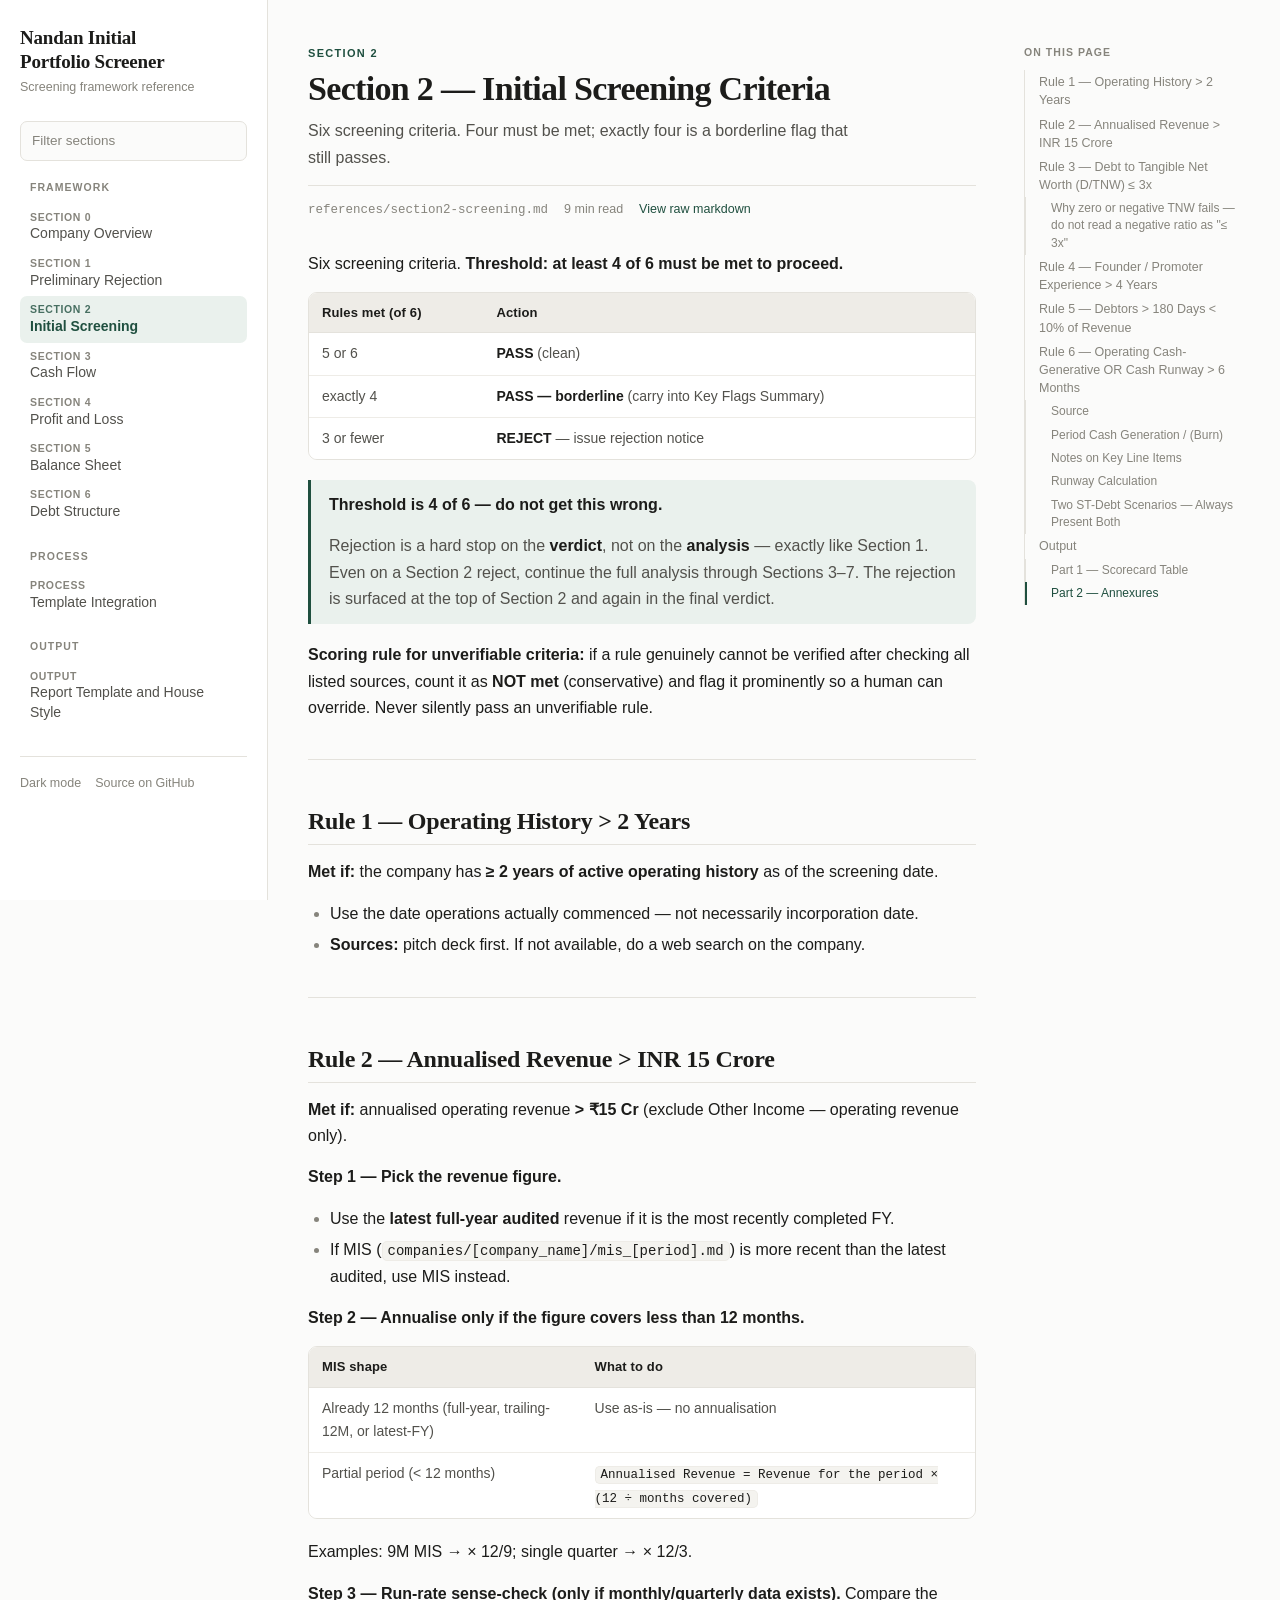
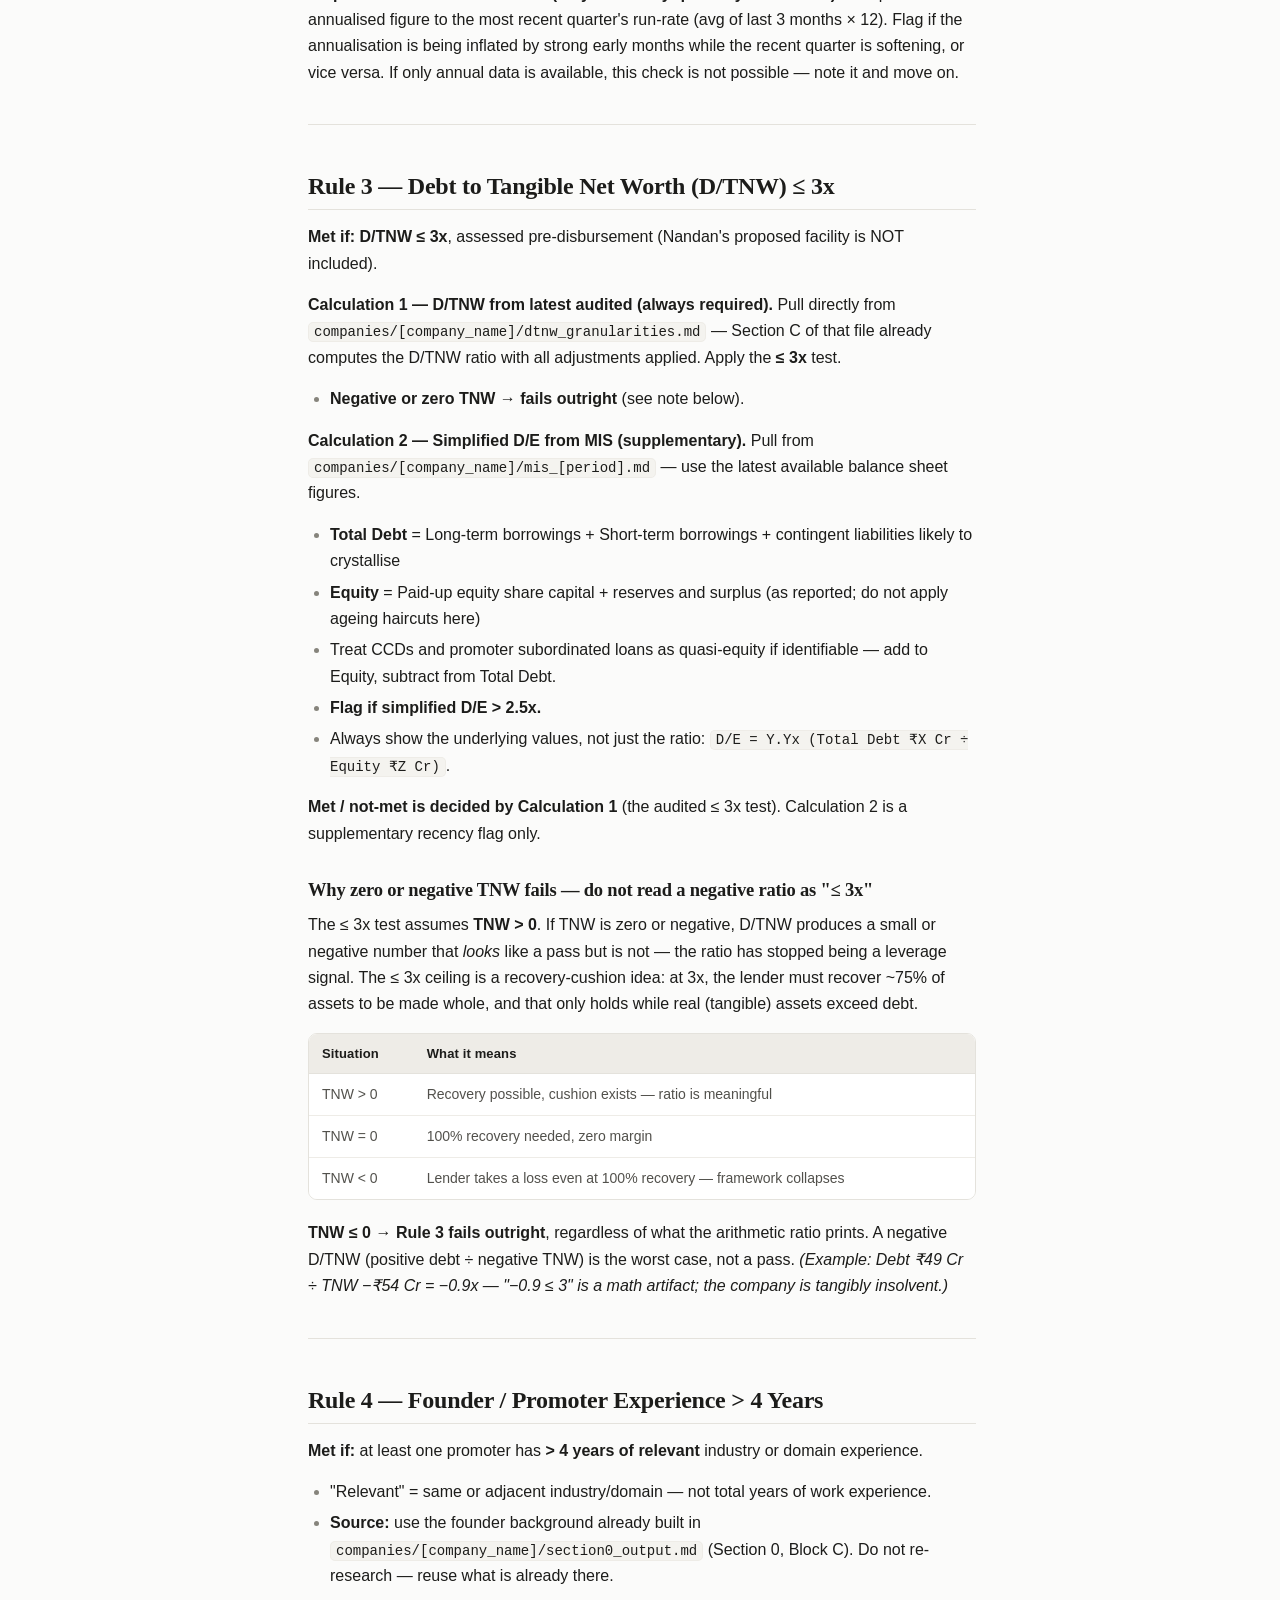
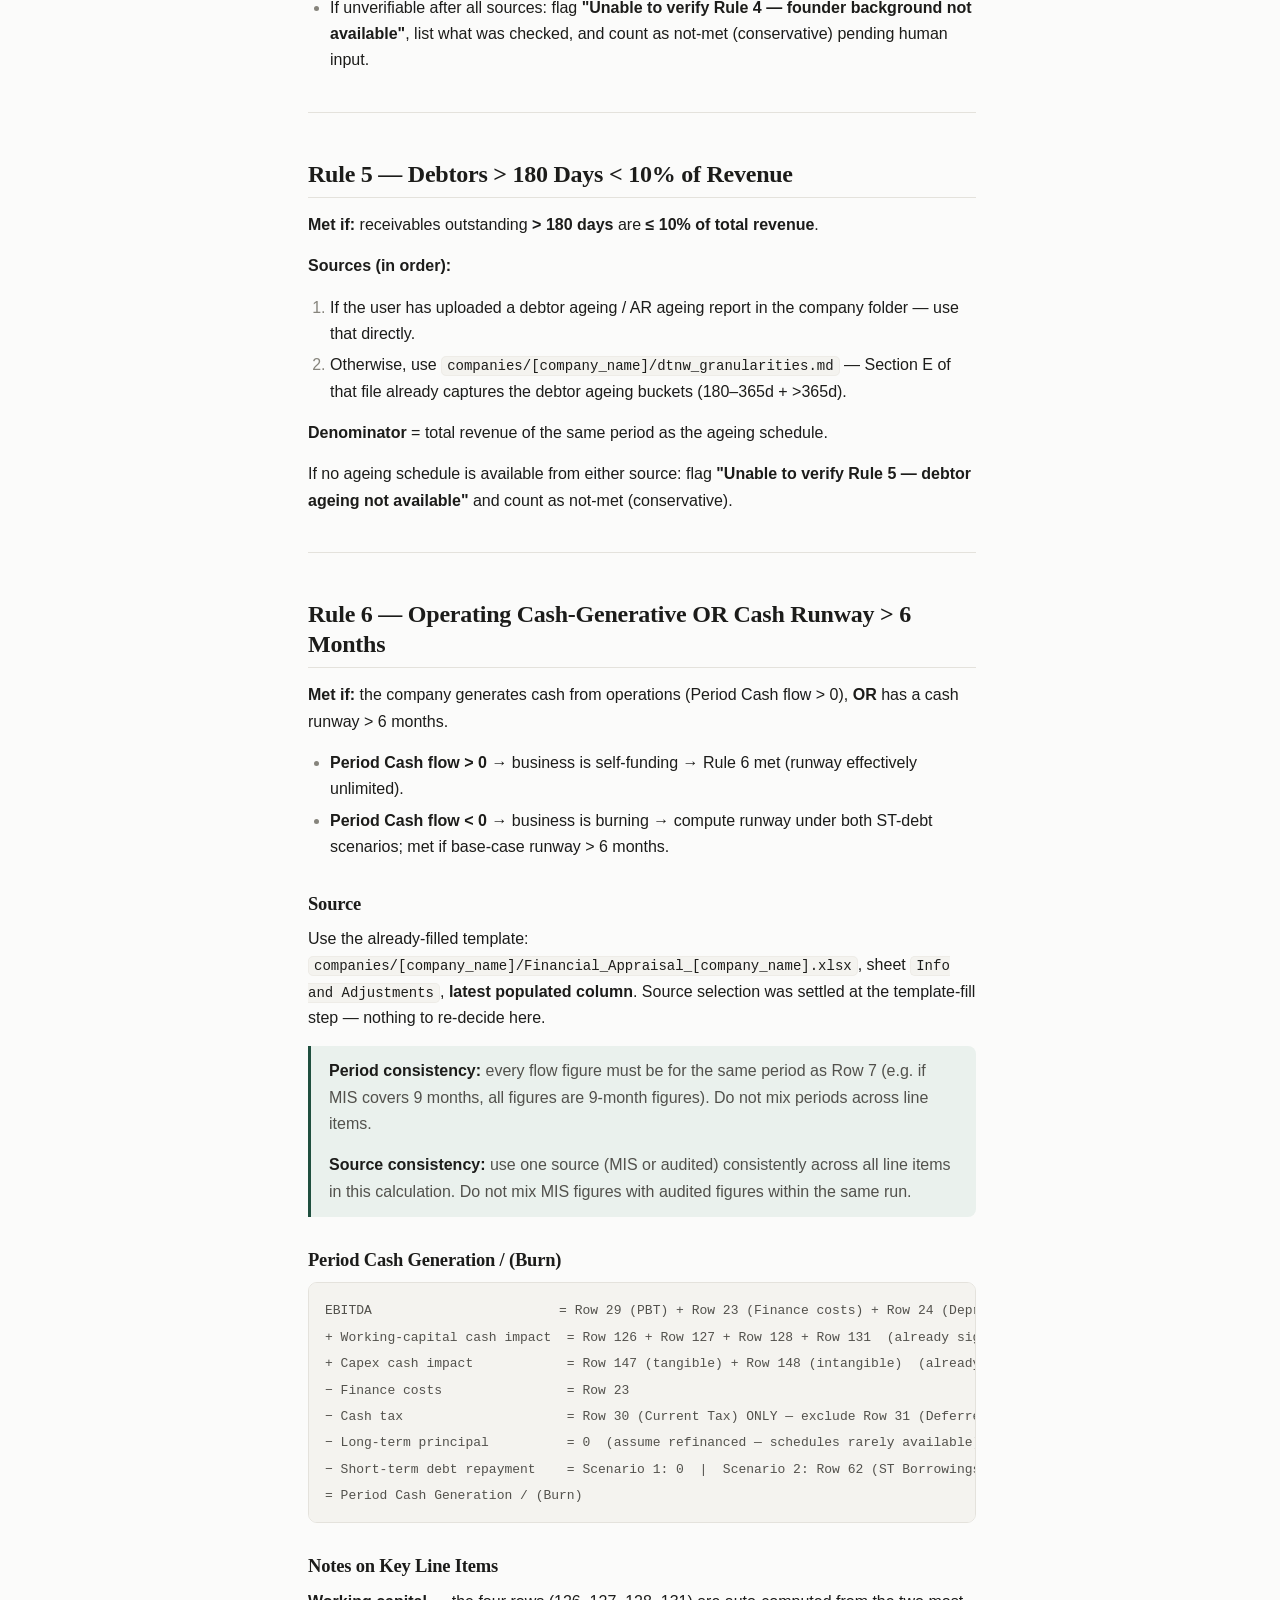
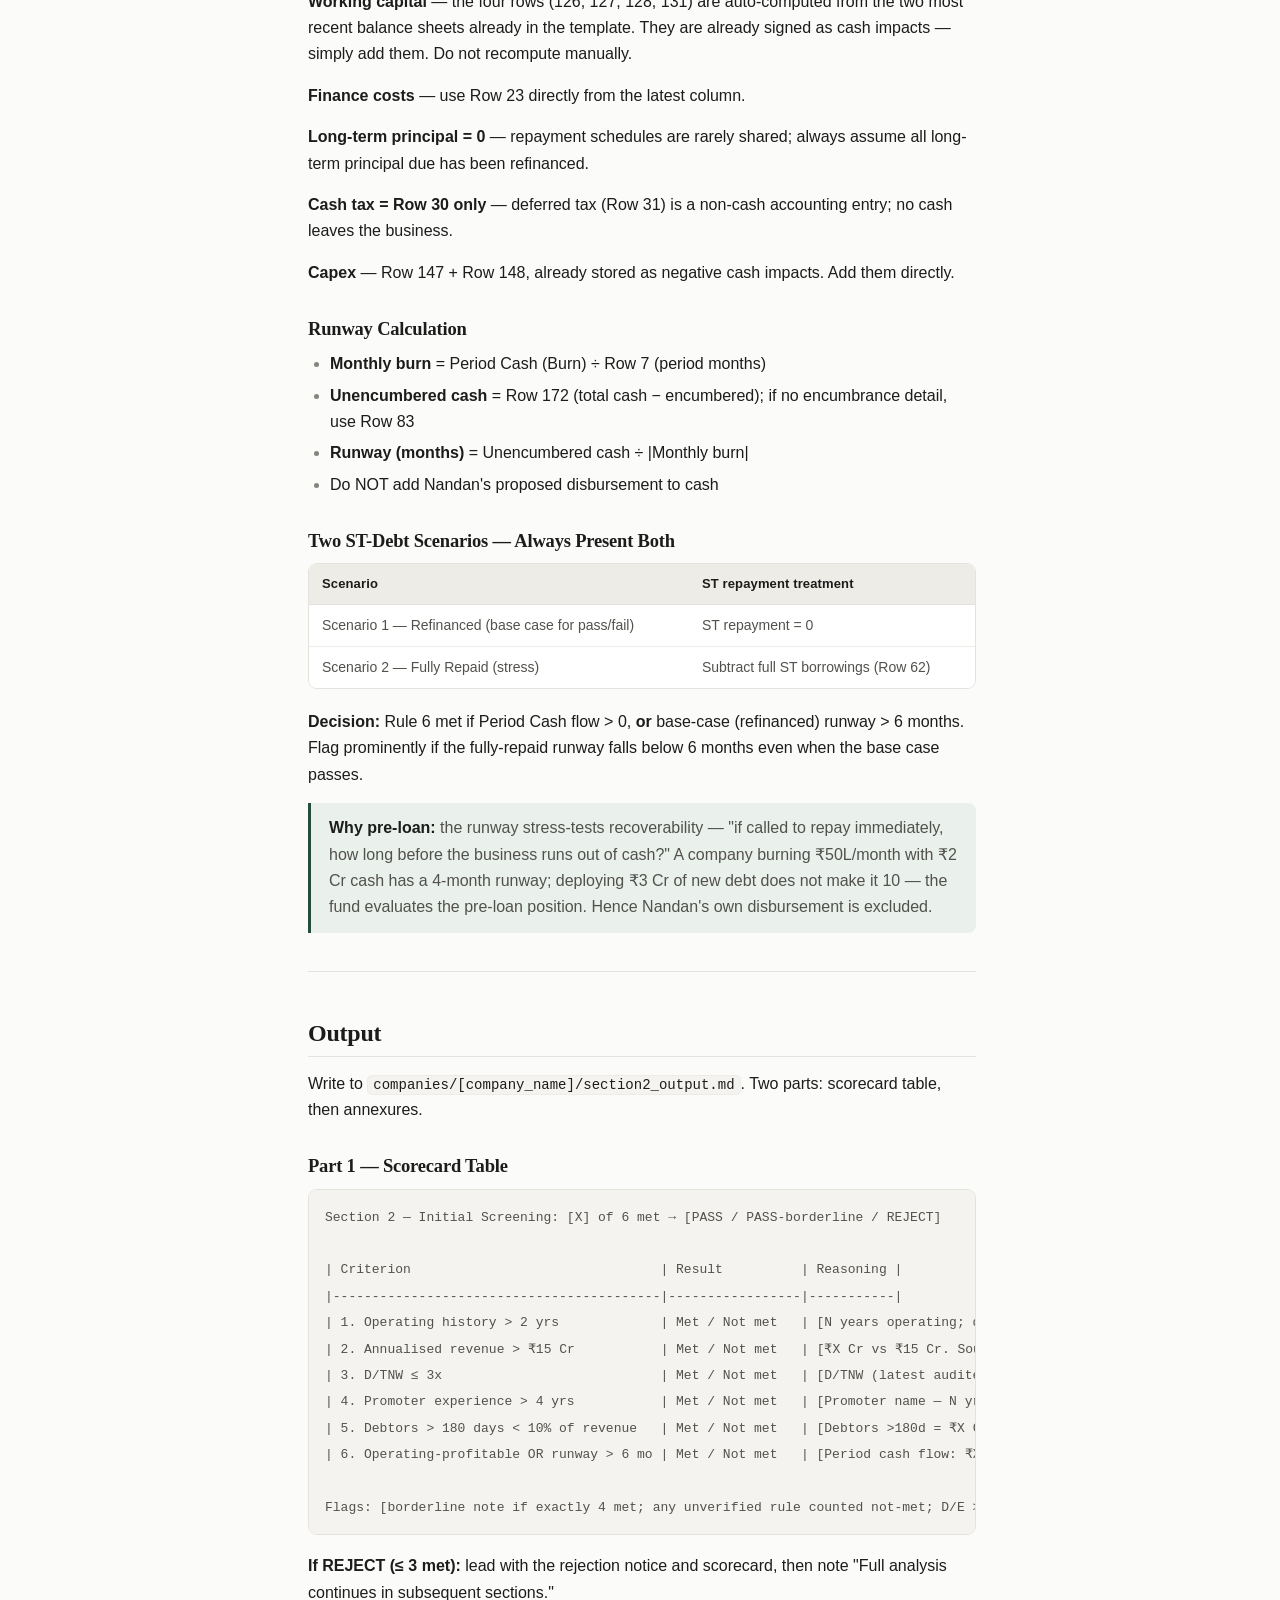
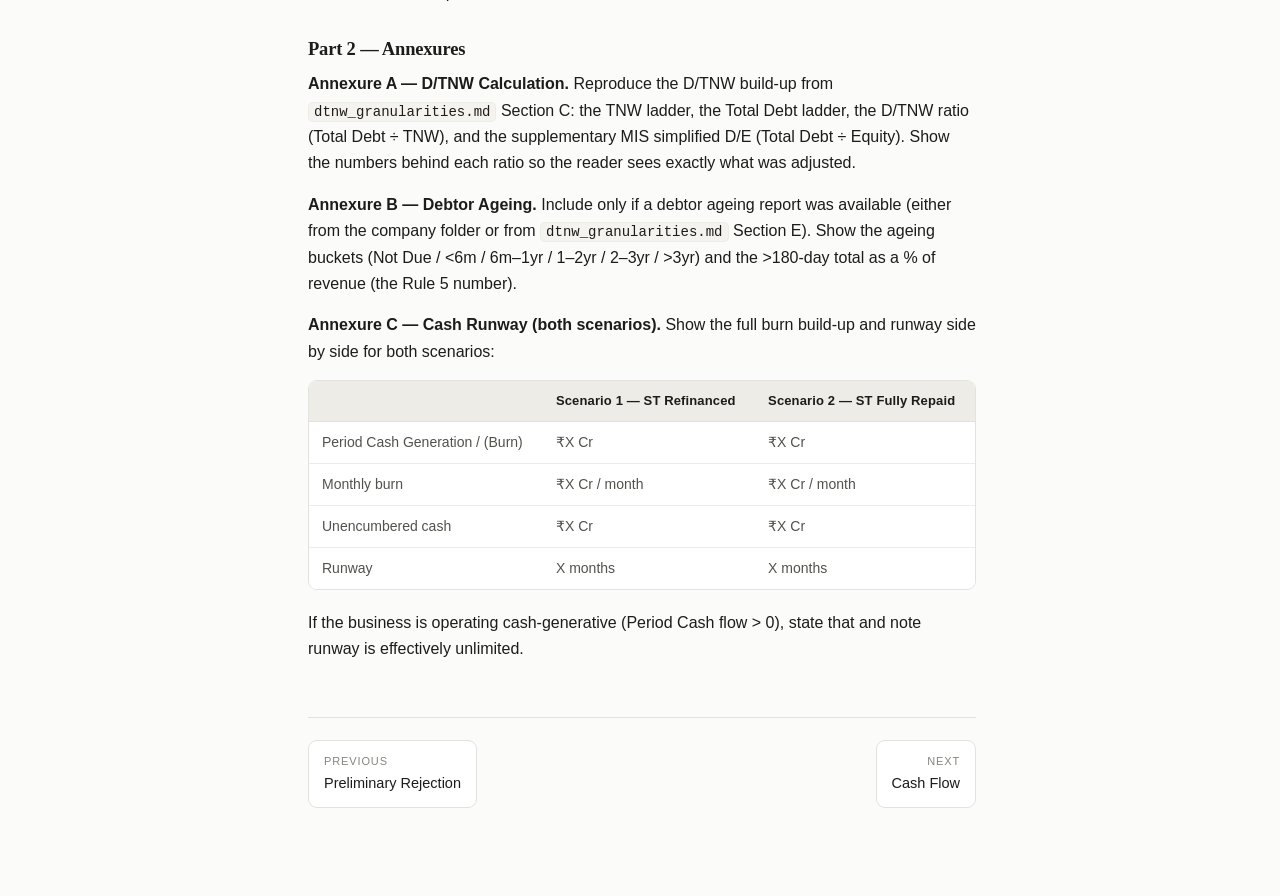
<file: docs/section2-screening.html>
<!doctype html>
<html lang="en">
<head>
<meta charset="utf-8">
<meta name="viewport" content="width=device-width, initial-scale=1">
<title>Initial Screening — Nandan Initial Portfolio Screener</title>
<meta name="description" content="Six screening criteria. Four must be met; exactly four is a borderline flag that still passes.">
<meta property="og:title" content="Initial Screening — Nandan Initial Portfolio Screener">
<meta property="og:description" content="Six screening criteria. Four must be met; exactly four is a borderline flag that still passes.">
<meta property="og:type" content="article">
<link rel="stylesheet" href="assets/style.css">
<link rel="icon" href="data:image/svg+xml,<svg xmlns='http://www.w3.org/2000/svg' viewBox='0 0 100 100'><text y='.9em' font-size='90'>&#128202;</text></svg>">

</head>
<body>
<div class="topbar">
  <button id="menu" aria-label="Open navigation">Menu</button>
  <span class="t">Nandan Initial Portfolio Screener</span>
</div>
<div class="shell">
  <aside class="side">
    <a class="brand" href="index.html">
      <span class="mark">Nandan Initial<br>Portfolio Screener</span>
      <span class="sub">Screening framework reference</span>
    </a>
    <input id="filter" class="filter" type="search" placeholder="Filter sections" aria-label="Filter sections">
    <nav class="navgroup"><h2>Framework</h2><ul>
<li><a href="section0-overview.html"><span class="kicker">Section 0</span>Company Overview</a></li>
<li><a href="section1-rejection.html"><span class="kicker">Section 1</span>Preliminary Rejection</a></li>
<li><a href="section2-screening.html" class="on"><span class="kicker">Section 2</span>Initial Screening</a></li>
<li><a href="section3-cashflow.html"><span class="kicker">Section 3</span>Cash Flow</a></li>
<li><a href="section4-pl.html"><span class="kicker">Section 4</span>Profit and Loss</a></li>
<li><a href="section5-balance-sheet.html"><span class="kicker">Section 5</span>Balance Sheet</a></li>
<li><a href="section6-debt.html"><span class="kicker">Section 6</span>Debt Structure</a></li>
</ul></nav>
<nav class="navgroup"><h2>Process</h2><ul>
<li><a href="template-integration.html"><span class="kicker">Process</span>Template Integration</a></li>
</ul></nav>
<nav class="navgroup"><h2>Output</h2><ul>
<li><a href="output-template.html"><span class="kicker">Output</span>Report Template and House Style</a></li>
</ul></nav>
    <div class="sidefoot">
      <button id="theme" type="button">Dark mode</button>
      <a href="https://github.com/Devanshindian/initial-portfolio-screener">Source on GitHub</a>
    </div>
  </aside>
  <main class="main">
    
    <div class="wrap">
      <div class="doc">
        <article>
          <header class="pagehead">
            <div class="kicker">Section 2</div>
            <h1>Section 2 — Initial Screening Criteria</h1>
            <p>Six screening criteria. Four must be met; exactly four is a borderline flag that still passes.</p>
            <div class="meta">
              <span><code>references/section2-screening.md</code></span>
              <span>9 min read</span>
              <span><a href="https://github.com/Devanshindian/initial-portfolio-screener/blob/main/nandan-screener/references/section2-screening.md">View raw markdown</a></span>
            </div>
          </header>
          <div class="md">
<h1 id="section-2-initial-screening-criteria">Section 2 — Initial Screening Criteria<a class="headerlink" href="#section-2-initial-screening-criteria" title="Permanent link">#</a></h1>
<p>Six screening criteria. <strong>Threshold: at least 4 of 6 must be met to proceed.</strong></p>
<div class="tablewrap"><table>
<thead>
<tr>
<th>Rules met (of 6)</th>
<th>Action</th>
</tr>
</thead>
<tbody>
<tr>
<td>5 or 6</td>
<td><strong>PASS</strong> (clean)</td>
</tr>
<tr>
<td>exactly 4</td>
<td><strong>PASS — borderline</strong> (carry into Key Flags Summary)</td>
</tr>
<tr>
<td>3 or fewer</td>
<td><strong>REJECT</strong> — issue rejection notice</td>
</tr>
</tbody>
</table></div>
<blockquote>
<p><strong>Threshold is 4 of 6 — do not get this wrong.</strong></p>
<p>Rejection is a hard stop on the <strong>verdict</strong>, not on the <strong>analysis</strong> — exactly like Section 1. Even on a Section 2 reject, continue the full analysis through Sections 3–7. The rejection is surfaced at the top of Section 2 and again in the final verdict.</p>
</blockquote>
<p><strong>Scoring rule for unverifiable criteria:</strong> if a rule genuinely cannot be verified after checking all listed sources, count it as <strong>NOT met</strong> (conservative) and flag it prominently so a human can override. Never silently pass an unverifiable rule.</p>
<hr />
<h2 id="rule-1-operating-history-2-years">Rule 1 — Operating History &gt; 2 Years<a class="headerlink" href="#rule-1-operating-history-2-years" title="Permanent link">#</a></h2>
<p><strong>Met if:</strong> the company has <strong>≥ 2 years of active operating history</strong> as of the screening date.</p>
<ul>
<li>Use the date operations actually commenced — not necessarily incorporation date.</li>
<li><strong>Sources:</strong> pitch deck first. If not available, do a web search on the company.</li>
</ul>
<hr />
<h2 id="rule-2-annualised-revenue-inr-15-crore">Rule 2 — Annualised Revenue &gt; INR 15 Crore<a class="headerlink" href="#rule-2-annualised-revenue-inr-15-crore" title="Permanent link">#</a></h2>
<p><strong>Met if:</strong> annualised operating revenue <strong>&gt; ₹15 Cr</strong> (exclude Other Income — operating revenue only).</p>
<p><strong>Step 1 — Pick the revenue figure.</strong></p>
<ul>
<li>Use the <strong>latest full-year audited</strong> revenue if it is the most recently completed FY.</li>
<li>If MIS (<code>companies/[company_name]/mis_[period].md</code>) is more recent than the latest audited, use MIS instead.</li>
</ul>
<p><strong>Step 2 — Annualise only if the figure covers less than 12 months.</strong></p>
<div class="tablewrap"><table>
<thead>
<tr>
<th>MIS shape</th>
<th>What to do</th>
</tr>
</thead>
<tbody>
<tr>
<td>Already 12 months (full-year, trailing-12M, or latest-FY)</td>
<td>Use as-is — no annualisation</td>
</tr>
<tr>
<td>Partial period (&lt; 12 months)</td>
<td><code>Annualised Revenue = Revenue for the period × (12 ÷ months covered)</code></td>
</tr>
</tbody>
</table></div>
<p>Examples: 9M MIS → × 12/9; single quarter → × 12/3.</p>
<p><strong>Step 3 — Run-rate sense-check (only if monthly/quarterly data exists).</strong> Compare the annualised figure to the most recent quarter's run-rate (avg of last 3 months × 12). Flag if the annualisation is being inflated by strong early months while the recent quarter is softening, or vice versa. If only annual data is available, this check is not possible — note it and move on.</p>
<hr />
<h2 id="rule-3-debt-to-tangible-net-worth-dtnw-3x">Rule 3 — Debt to Tangible Net Worth (D/TNW) ≤ 3x<a class="headerlink" href="#rule-3-debt-to-tangible-net-worth-dtnw-3x" title="Permanent link">#</a></h2>
<p><strong>Met if: D/TNW ≤ 3x</strong>, assessed pre-disbursement (Nandan's proposed facility is NOT included).</p>
<p><strong>Calculation 1 — D/TNW from latest audited (always required).</strong>
Pull directly from <code>companies/[company_name]/dtnw_granularities.md</code> — Section C of that file already computes the D/TNW ratio with all adjustments applied. Apply the <strong>≤ 3x</strong> test.</p>
<ul>
<li><strong>Negative or zero TNW → fails outright</strong> (see note below).</li>
</ul>
<p><strong>Calculation 2 — Simplified D/E from MIS (supplementary).</strong>
Pull from <code>companies/[company_name]/mis_[period].md</code> — use the latest available balance sheet figures.</p>
<ul>
<li><strong>Total Debt</strong> = Long-term borrowings + Short-term borrowings + contingent liabilities likely to crystallise</li>
<li><strong>Equity</strong> = Paid-up equity share capital + reserves and surplus (as reported; do not apply ageing haircuts here)</li>
<li>Treat CCDs and promoter subordinated loans as quasi-equity if identifiable — add to Equity, subtract from Total Debt.</li>
<li><strong>Flag if simplified D/E &gt; 2.5x.</strong></li>
<li>Always show the underlying values, not just the ratio: <code>D/E = Y.Yx (Total Debt ₹X Cr ÷ Equity ₹Z Cr)</code>.</li>
</ul>
<p><strong>Met / not-met is decided by Calculation 1</strong> (the audited ≤ 3x test). Calculation 2 is a supplementary recency flag only.</p>
<h3 id="why-zero-or-negative-tnw-fails-do-not-read-a-negative-ratio-as-3x">Why zero or negative TNW fails — do not read a negative ratio as "≤ 3x"<a class="headerlink" href="#why-zero-or-negative-tnw-fails-do-not-read-a-negative-ratio-as-3x" title="Permanent link">#</a></h3>
<p>The ≤ 3x test assumes <strong>TNW &gt; 0</strong>. If TNW is zero or negative, D/TNW produces a small or negative number that <em>looks</em> like a pass but is not — the ratio has stopped being a leverage signal. The ≤ 3x ceiling is a recovery-cushion idea: at 3x, the lender must recover ~75% of assets to be made whole, and that only holds while real (tangible) assets exceed debt.</p>
<div class="tablewrap"><table>
<thead>
<tr>
<th>Situation</th>
<th>What it means</th>
</tr>
</thead>
<tbody>
<tr>
<td>TNW &gt; 0</td>
<td>Recovery possible, cushion exists — ratio is meaningful</td>
</tr>
<tr>
<td>TNW = 0</td>
<td>100% recovery needed, zero margin</td>
</tr>
<tr>
<td>TNW &lt; 0</td>
<td>Lender takes a loss even at 100% recovery — framework collapses</td>
</tr>
</tbody>
</table></div>
<p><strong>TNW ≤ 0 → Rule 3 fails outright</strong>, regardless of what the arithmetic ratio prints. A negative D/TNW (positive debt ÷ negative TNW) is the worst case, not a pass. <em>(Example: Debt ₹49 Cr ÷ TNW −₹54 Cr = −0.9x — "−0.9 ≤ 3" is a math artifact; the company is tangibly insolvent.)</em></p>
<hr />
<h2 id="rule-4-founder-promoter-experience-4-years">Rule 4 — Founder / Promoter Experience &gt; 4 Years<a class="headerlink" href="#rule-4-founder-promoter-experience-4-years" title="Permanent link">#</a></h2>
<p><strong>Met if:</strong> at least one promoter has <strong>&gt; 4 years of relevant</strong> industry or domain experience.</p>
<ul>
<li>"Relevant" = same or adjacent industry/domain — not total years of work experience.</li>
<li><strong>Source:</strong> use the founder background already built in <code>companies/[company_name]/section0_output.md</code> (Section 0, Block C). Do not re-research — reuse what is already there.</li>
<li>If unverifiable after all sources: flag <strong>"Unable to verify Rule 4 — founder background not available"</strong>, list what was checked, and count as not-met (conservative) pending human input.</li>
</ul>
<hr />
<h2 id="rule-5-debtors-180-days-10-of-revenue">Rule 5 — Debtors &gt; 180 Days &lt; 10% of Revenue<a class="headerlink" href="#rule-5-debtors-180-days-10-of-revenue" title="Permanent link">#</a></h2>
<p><strong>Met if:</strong> receivables outstanding <strong>&gt; 180 days</strong> are <strong>≤ 10% of total revenue</strong>.</p>
<p><strong>Sources (in order):</strong></p>
<ol>
<li>If the user has uploaded a debtor ageing / AR ageing report in the company folder — use that directly.</li>
<li>Otherwise, use <code>companies/[company_name]/dtnw_granularities.md</code> — Section E of that file already captures the debtor ageing buckets (180–365d + &gt;365d).</li>
</ol>
<p><strong>Denominator</strong> = total revenue of the same period as the ageing schedule.</p>
<p>If no ageing schedule is available from either source: flag <strong>"Unable to verify Rule 5 — debtor ageing not available"</strong> and count as not-met (conservative).</p>
<hr />
<h2 id="rule-6-operating-cash-generative-or-cash-runway-6-months">Rule 6 — Operating Cash-Generative OR Cash Runway &gt; 6 Months<a class="headerlink" href="#rule-6-operating-cash-generative-or-cash-runway-6-months" title="Permanent link">#</a></h2>
<p><strong>Met if:</strong> the company generates cash from operations (Period Cash flow &gt; 0), <strong>OR</strong> has a cash runway &gt; 6 months.</p>
<ul>
<li><strong>Period Cash flow &gt; 0</strong> → business is self-funding → Rule 6 met (runway effectively unlimited).</li>
<li><strong>Period Cash flow &lt; 0</strong> → business is burning → compute runway under both ST-debt scenarios; met if base-case runway &gt; 6 months.</li>
</ul>
<h3 id="source">Source<a class="headerlink" href="#source" title="Permanent link">#</a></h3>
<p>Use the already-filled template: <code>companies/[company_name]/Financial_Appraisal_[company_name].xlsx</code>, sheet <code>Info and Adjustments</code>, <strong>latest populated column</strong>. Source selection was settled at the template-fill step — nothing to re-decide here.</p>
<blockquote>
<p><strong>Period consistency:</strong> every flow figure must be for the same period as Row 7 (e.g. if MIS covers 9 months, all figures are 9-month figures). Do not mix periods across line items.</p>
<p><strong>Source consistency:</strong> use one source (MIS or audited) consistently across all line items in this calculation. Do not mix MIS figures with audited figures within the same run.</p>
</blockquote>
<h3 id="period-cash-generation-burn">Period Cash Generation / (Burn)<a class="headerlink" href="#period-cash-generation-burn" title="Permanent link">#</a></h3>
<pre><code>EBITDA                        = Row 29 (PBT) + Row 23 (Finance costs) + Row 24 (Depreciation)
+ Working-capital cash impact  = Row 126 + Row 127 + Row 128 + Row 131  (already signed — just add)
+ Capex cash impact            = Row 147 (tangible) + Row 148 (intangible)  (already negative = cash out)
− Finance costs                = Row 23
− Cash tax                     = Row 30 (Current Tax) ONLY — exclude Row 31 (Deferred Tax is non-cash)
− Long-term principal          = 0  (assume refinanced — schedules rarely available)
− Short-term debt repayment    = Scenario 1: 0  |  Scenario 2: Row 62 (ST Borrowings)
= Period Cash Generation / (Burn)
</code></pre>
<h3 id="notes-on-key-line-items">Notes on Key Line Items<a class="headerlink" href="#notes-on-key-line-items" title="Permanent link">#</a></h3>
<p><strong>Working capital</strong> — the four rows (126, 127, 128, 131) are auto-computed from the two most recent balance sheets already in the template. They are already signed as cash impacts — simply add them. Do not recompute manually.</p>
<p><strong>Finance costs</strong> — use Row 23 directly from the latest column.</p>
<p><strong>Long-term principal = 0</strong> — repayment schedules are rarely shared; always assume all long-term principal due has been refinanced.</p>
<p><strong>Cash tax = Row 30 only</strong> — deferred tax (Row 31) is a non-cash accounting entry; no cash leaves the business.</p>
<p><strong>Capex</strong> — Row 147 + Row 148, already stored as negative cash impacts. Add them directly.</p>
<h3 id="runway-calculation">Runway Calculation<a class="headerlink" href="#runway-calculation" title="Permanent link">#</a></h3>
<ul>
<li><strong>Monthly burn</strong> = Period Cash (Burn) ÷ Row 7 (period months)</li>
<li><strong>Unencumbered cash</strong> = Row 172 (total cash − encumbered); if no encumbrance detail, use Row 83</li>
<li><strong>Runway (months)</strong> = Unencumbered cash ÷ |Monthly burn|</li>
<li>Do NOT add Nandan's proposed disbursement to cash</li>
</ul>
<h3 id="two-st-debt-scenarios-always-present-both">Two ST-Debt Scenarios — Always Present Both<a class="headerlink" href="#two-st-debt-scenarios-always-present-both" title="Permanent link">#</a></h3>
<div class="tablewrap"><table>
<thead>
<tr>
<th>Scenario</th>
<th>ST repayment treatment</th>
</tr>
</thead>
<tbody>
<tr>
<td>Scenario 1 — Refinanced (base case for pass/fail)</td>
<td>ST repayment = 0</td>
</tr>
<tr>
<td>Scenario 2 — Fully Repaid (stress)</td>
<td>Subtract full ST borrowings (Row 62)</td>
</tr>
</tbody>
</table></div>
<p><strong>Decision:</strong> Rule 6 met if Period Cash flow &gt; 0, <strong>or</strong> base-case (refinanced) runway &gt; 6 months. Flag prominently if the fully-repaid runway falls below 6 months even when the base case passes.</p>
<blockquote>
<p><strong>Why pre-loan:</strong> the runway stress-tests recoverability — "if called to repay immediately, how long before the business runs out of cash?" A company burning ₹50L/month with ₹2 Cr cash has a 4-month runway; deploying ₹3 Cr of new debt does not make it 10 — the fund evaluates the pre-loan position. Hence Nandan's own disbursement is excluded.</p>
</blockquote>
<hr />
<h2 id="output">Output<a class="headerlink" href="#output" title="Permanent link">#</a></h2>
<p>Write to <code>companies/[company_name]/section2_output.md</code>. Two parts: scorecard table, then annexures.</p>
<h3 id="part-1-scorecard-table">Part 1 — Scorecard Table<a class="headerlink" href="#part-1-scorecard-table" title="Permanent link">#</a></h3>
<pre><code>Section 2 — Initial Screening: [X] of 6 met → [PASS / PASS-borderline / REJECT]

| Criterion                                | Result          | Reasoning |
|------------------------------------------|-----------------|-----------|
| 1. Operating history &gt; 2 yrs             | Met / Not met   | [N years operating; date operations commenced; source.] |
| 2. Annualised revenue &gt; ₹15 Cr           | Met / Not met   | [₹X Cr vs ₹15 Cr. Source (MIS / audited FY). Annualisation method if applicable — e.g. &quot;9M MIS ₹A Cr × 12/9 = ₹X Cr&quot;. Run-rate sense-check if monthly data exists.] |
| 3. D/TNW ≤ 3x                            | Met / Not met   | [D/TNW (latest audited) = X.Xx (Total Debt ₹__ Cr ÷ TNW ₹__ Cr) — from dtnw_granularities.md Section C. D/E (MIS) = Y.Yx (Total Debt ₹__ Cr ÷ Equity ₹__ Cr). Flag if D/E &gt; 2.5x. Negative TNW → fails outright.] |
| 4. Promoter experience &gt; 4 yrs           | Met / Not met   | [Promoter name — N yrs in (domain); from section0_output.md.] |
| 5. Debtors &gt; 180 days &lt; 10% of revenue   | Met / Not met   | [Debtors &gt;180d = ₹X Cr = Z% of revenue vs 10% ceiling. Source: debtor ageing report (company folder) / dtnw_granularities.md Section E.] |
| 6. Operating-profitable OR runway &gt; 6 mo | Met / Not met   | [Period cash flow: ₹X Cr (generative / burning). If burning: Scenario 1 (refinanced) = M months / Scenario 2 (fully repaid) = M' months vs 6-month floor.] |

Flags: [borderline note if exactly 4 met; any unverified rule counted not-met; D/E &gt; 2.5x; fully-repaid runway &lt; 6 months]
</code></pre>
<p><strong>If REJECT (≤ 3 met):</strong> lead with the rejection notice and scorecard, then note "Full analysis continues in subsequent sections."</p>
<h3 id="part-2-annexures">Part 2 — Annexures<a class="headerlink" href="#part-2-annexures" title="Permanent link">#</a></h3>
<p><strong>Annexure A — D/TNW Calculation.</strong>
Reproduce the D/TNW build-up from <code>dtnw_granularities.md</code> Section C: the TNW ladder, the Total Debt ladder, the D/TNW ratio (Total Debt ÷ TNW), and the supplementary MIS simplified D/E (Total Debt ÷ Equity). Show the numbers behind each ratio so the reader sees exactly what was adjusted.</p>
<p><strong>Annexure B — Debtor Ageing.</strong>
Include only if a debtor ageing report was available (either from the company folder or from <code>dtnw_granularities.md</code> Section E). Show the ageing buckets (Not Due / &lt;6m / 6m–1yr / 1–2yr / 2–3yr / &gt;3yr) and the &gt;180-day total as a % of revenue (the Rule 5 number).</p>
<p><strong>Annexure C — Cash Runway (both scenarios).</strong>
Show the full burn build-up and runway side by side for both scenarios:</p>
<div class="tablewrap"><table>
<thead>
<tr>
<th></th>
<th>Scenario 1 — ST Refinanced</th>
<th>Scenario 2 — ST Fully Repaid</th>
</tr>
</thead>
<tbody>
<tr>
<td>Period Cash Generation / (Burn)</td>
<td>₹X Cr</td>
<td>₹X Cr</td>
</tr>
<tr>
<td>Monthly burn</td>
<td>₹X Cr / month</td>
<td>₹X Cr / month</td>
</tr>
<tr>
<td>Unencumbered cash</td>
<td>₹X Cr</td>
<td>₹X Cr</td>
</tr>
<tr>
<td>Runway</td>
<td>X months</td>
<td>X months</td>
</tr>
</tbody>
</table></div>
<p>If the business is operating cash-generative (Period Cash flow &gt; 0), state that and note runway is effectively unlimited.</p>
          </div>
          <nav class="pager"><a class="prev" href="section1-rejection.html"><span class="lbl">Previous</span><span class="ttl">Preliminary Rejection</span></a><a class="next" href="section3-cashflow.html"><span class="lbl">Next</span><span class="ttl">Cash Flow</span></a></nav>
        </article>
        <aside class="toc">
          <div class="h">On this page</div>
          <div class="toc">
<ul>
<li><a href="#rule-1-operating-history-2-years">Rule 1 — Operating History &gt; 2 Years</a></li>
<li><a href="#rule-2-annualised-revenue-inr-15-crore">Rule 2 — Annualised Revenue &gt; INR 15 Crore</a></li>
<li><a href="#rule-3-debt-to-tangible-net-worth-dtnw-3x">Rule 3 — Debt to Tangible Net Worth (D/TNW) ≤ 3x</a><ul>
<li><a href="#why-zero-or-negative-tnw-fails-do-not-read-a-negative-ratio-as-3x">Why zero or negative TNW fails — do not read a negative ratio as "≤ 3x"</a></li>
</ul>
</li>
<li><a href="#rule-4-founder-promoter-experience-4-years">Rule 4 — Founder / Promoter Experience &gt; 4 Years</a></li>
<li><a href="#rule-5-debtors-180-days-10-of-revenue">Rule 5 — Debtors &gt; 180 Days &lt; 10% of Revenue</a></li>
<li><a href="#rule-6-operating-cash-generative-or-cash-runway-6-months">Rule 6 — Operating Cash-Generative OR Cash Runway &gt; 6 Months</a><ul>
<li><a href="#source">Source</a></li>
<li><a href="#period-cash-generation-burn">Period Cash Generation / (Burn)</a></li>
<li><a href="#notes-on-key-line-items">Notes on Key Line Items</a></li>
<li><a href="#runway-calculation">Runway Calculation</a></li>
<li><a href="#two-st-debt-scenarios-always-present-both">Two ST-Debt Scenarios — Always Present Both</a></li>
</ul>
</li>
<li><a href="#output">Output</a><ul>
<li><a href="#part-1-scorecard-table">Part 1 — Scorecard Table</a></li>
<li><a href="#part-2-annexures">Part 2 — Annexures</a></li>
</ul>
</li>
</ul>
</div>

        </aside>
      </div>
    </div>

  </main>
</div>
<script>
(function () {
  var root = document.documentElement;
  var saved = null;
  try { saved = localStorage.getItem('nps-theme'); } catch (e) {}
  if (saved) root.setAttribute('data-theme', saved);

  function currentTheme() {
    return root.getAttribute('data-theme') ||
      (window.matchMedia && window.matchMedia('(prefers-color-scheme: dark)').matches ? 'dark' : 'light');
  }
  var toggle = document.getElementById('theme');
  function label() { if (toggle) toggle.textContent = currentTheme() === 'dark' ? 'Light mode' : 'Dark mode'; }
  label();
  if (toggle) toggle.addEventListener('click', function () {
    var next = currentTheme() === 'dark' ? 'light' : 'dark';
    root.setAttribute('data-theme', next);
    try { localStorage.setItem('nps-theme', next); } catch (e) {}
    label();
  });

  // mobile drawer
  var side = document.querySelector('.side');
  var btn = document.getElementById('menu');
  var scrim;
  function close() {
    side.classList.remove('open');
    if (scrim) { scrim.remove(); scrim = null; }
  }
  if (btn) btn.addEventListener('click', function () {
    if (side.classList.contains('open')) return close();
    side.classList.add('open');
    scrim = document.createElement('div');
    scrim.className = 'scrim';
    scrim.addEventListener('click', close);
    document.body.appendChild(scrim);
  });

  // nav filter
  var filter = document.getElementById('filter');
  if (filter) filter.addEventListener('input', function () {
    var q = filter.value.trim().toLowerCase();
    document.querySelectorAll('.navgroup li').forEach(function (li) {
      li.classList.toggle('hide', q !== '' && li.textContent.toLowerCase().indexOf(q) === -1);
    });
    document.querySelectorAll('.navgroup').forEach(function (g) {
      var any = Array.prototype.some.call(g.querySelectorAll('li'), function (li) { return !li.classList.contains('hide'); });
      g.style.display = any ? '' : 'none';
    });
  });

  // active heading in the right rail
  var links = Array.prototype.slice.call(document.querySelectorAll('.toc a'));
  if (links.length) {
    var map = {};
    var targets = [];
    links.forEach(function (a) {
      var el = document.getElementById(decodeURIComponent(a.getAttribute('href').slice(1)));
      if (el) { map[el.id] = a; targets.push(el); }
    });
    var obs = new IntersectionObserver(function (entries) {
      entries.forEach(function (en) {
        if (!en.isIntersecting) return;
        links.forEach(function (a) { a.classList.remove('on'); });
        var a = map[en.target.id];
        if (a) a.classList.add('on');
      });
    }, { rootMargin: '0px 0px -72% 0px', threshold: 0 });
    targets.forEach(function (t) { obs.observe(t); });
  }
})();
</script>
</body>
</html>
</file>
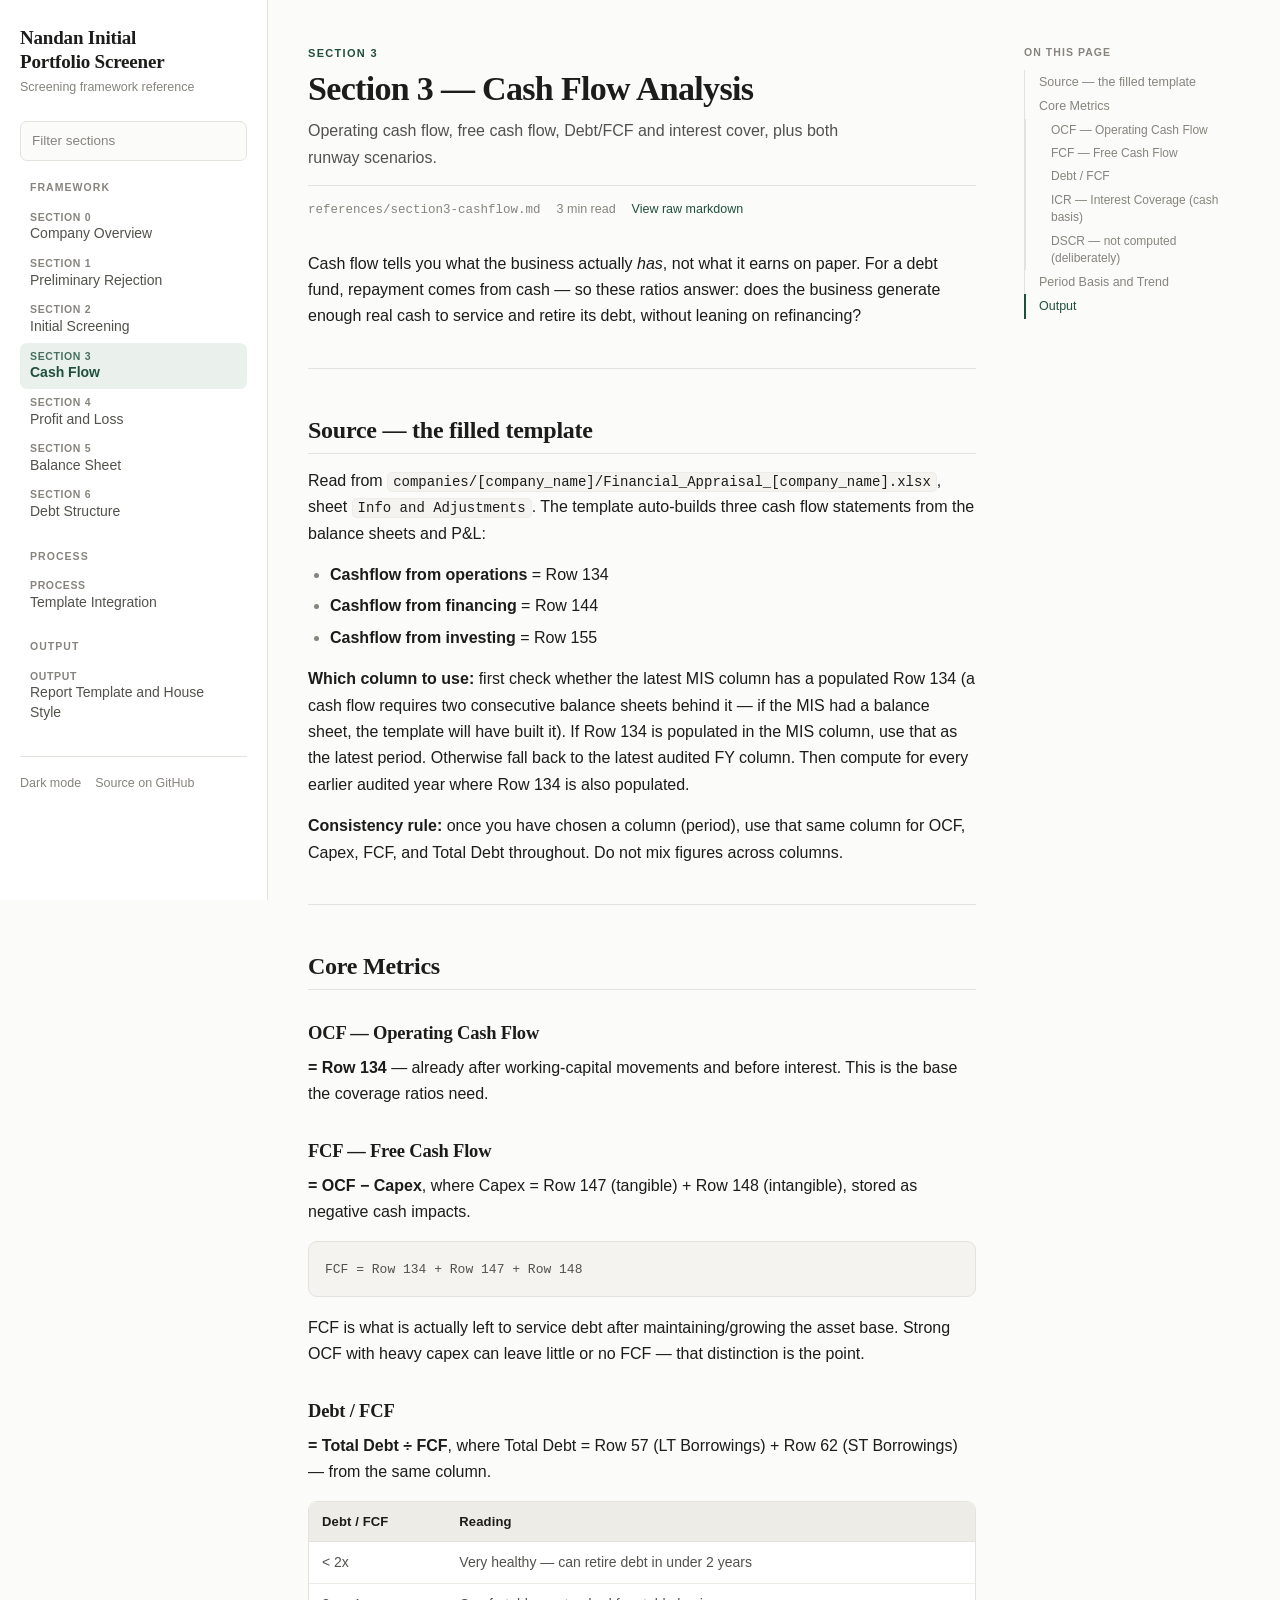
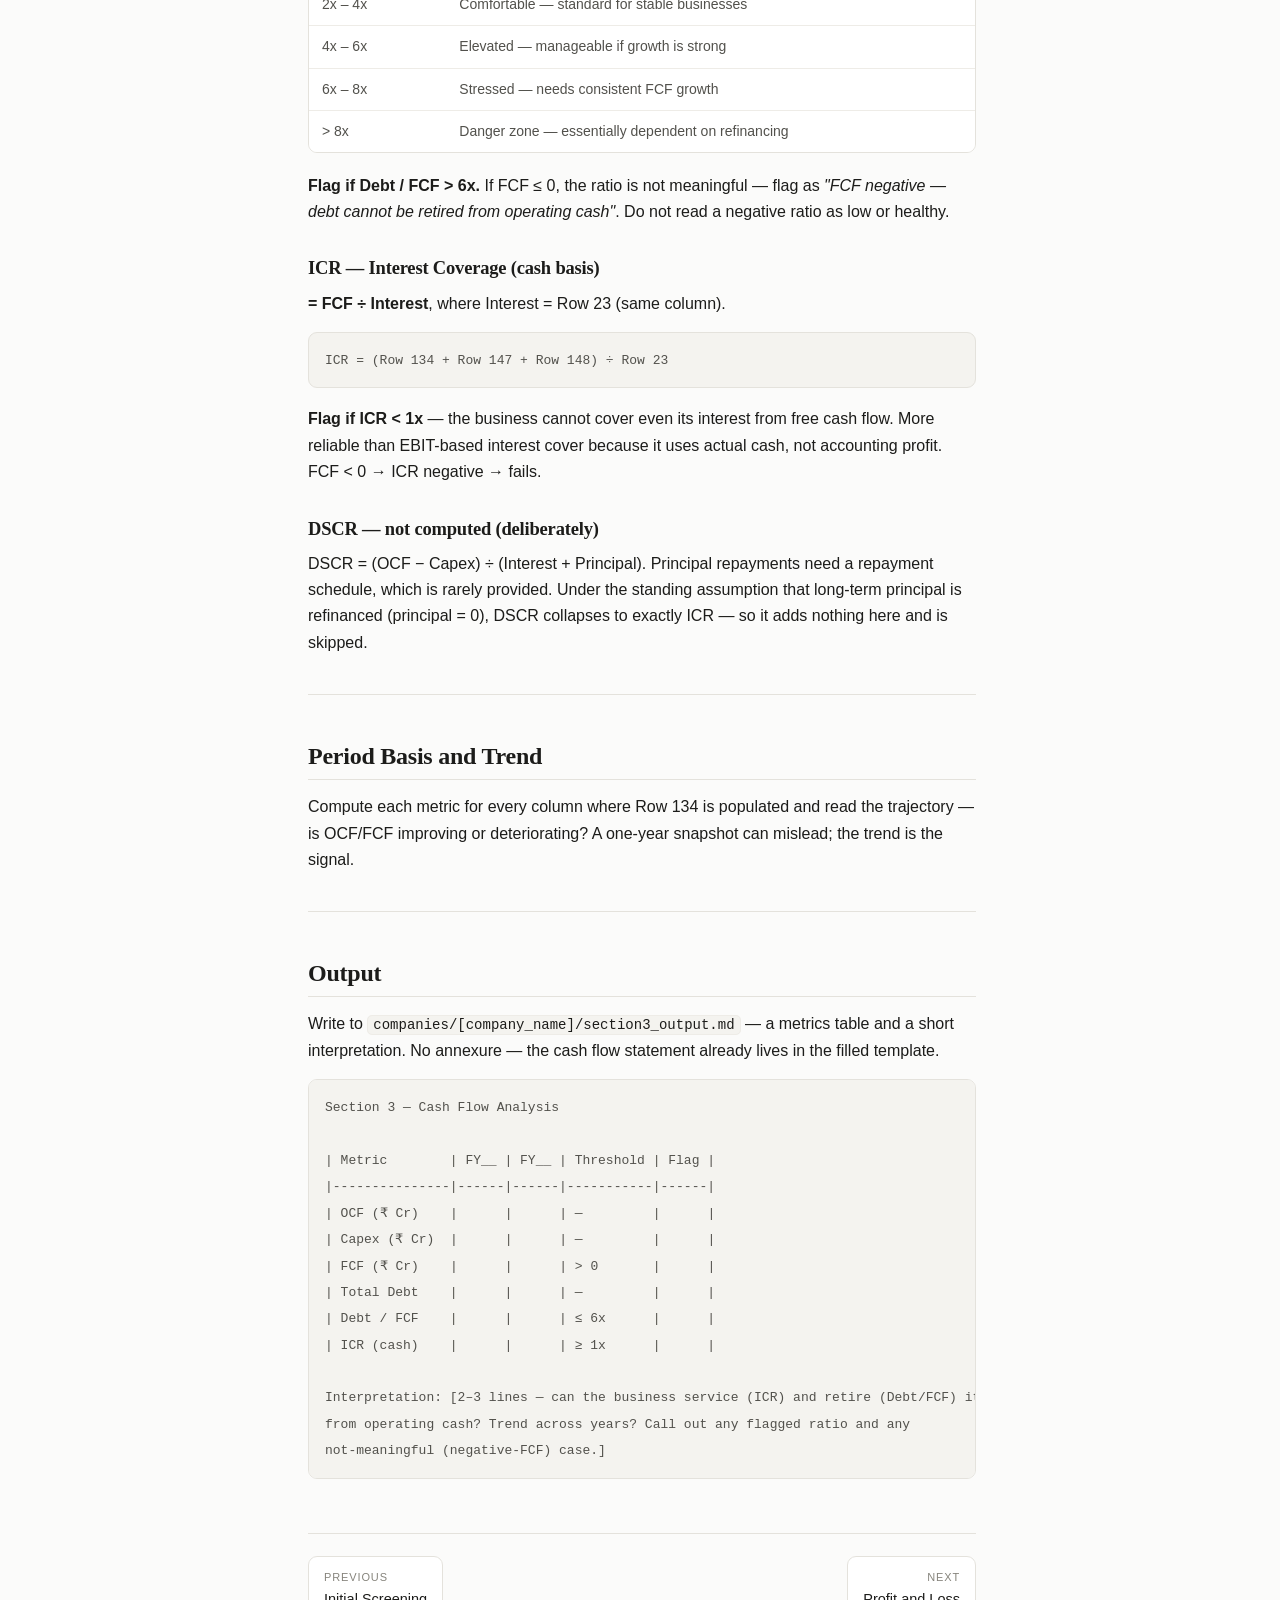
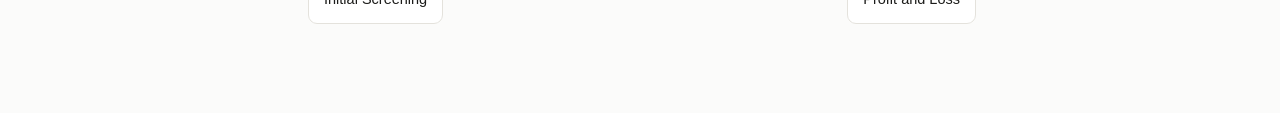
<file: docs/section3-cashflow.html>
<!doctype html>
<html lang="en">
<head>
<meta charset="utf-8">
<meta name="viewport" content="width=device-width, initial-scale=1">
<title>Cash Flow — Nandan Initial Portfolio Screener</title>
<meta name="description" content="Operating cash flow, free cash flow, Debt/FCF and interest cover, plus both runway scenarios.">
<meta property="og:title" content="Cash Flow — Nandan Initial Portfolio Screener">
<meta property="og:description" content="Operating cash flow, free cash flow, Debt/FCF and interest cover, plus both runway scenarios.">
<meta property="og:type" content="article">
<link rel="stylesheet" href="assets/style.css">
<link rel="icon" href="data:image/svg+xml,<svg xmlns='http://www.w3.org/2000/svg' viewBox='0 0 100 100'><text y='.9em' font-size='90'>&#128202;</text></svg>">

</head>
<body>
<div class="topbar">
  <button id="menu" aria-label="Open navigation">Menu</button>
  <span class="t">Nandan Initial Portfolio Screener</span>
</div>
<div class="shell">
  <aside class="side">
    <a class="brand" href="index.html">
      <span class="mark">Nandan Initial<br>Portfolio Screener</span>
      <span class="sub">Screening framework reference</span>
    </a>
    <input id="filter" class="filter" type="search" placeholder="Filter sections" aria-label="Filter sections">
    <nav class="navgroup"><h2>Framework</h2><ul>
<li><a href="section0-overview.html"><span class="kicker">Section 0</span>Company Overview</a></li>
<li><a href="section1-rejection.html"><span class="kicker">Section 1</span>Preliminary Rejection</a></li>
<li><a href="section2-screening.html"><span class="kicker">Section 2</span>Initial Screening</a></li>
<li><a href="section3-cashflow.html" class="on"><span class="kicker">Section 3</span>Cash Flow</a></li>
<li><a href="section4-pl.html"><span class="kicker">Section 4</span>Profit and Loss</a></li>
<li><a href="section5-balance-sheet.html"><span class="kicker">Section 5</span>Balance Sheet</a></li>
<li><a href="section6-debt.html"><span class="kicker">Section 6</span>Debt Structure</a></li>
</ul></nav>
<nav class="navgroup"><h2>Process</h2><ul>
<li><a href="template-integration.html"><span class="kicker">Process</span>Template Integration</a></li>
</ul></nav>
<nav class="navgroup"><h2>Output</h2><ul>
<li><a href="output-template.html"><span class="kicker">Output</span>Report Template and House Style</a></li>
</ul></nav>
    <div class="sidefoot">
      <button id="theme" type="button">Dark mode</button>
      <a href="https://github.com/Devanshindian/initial-portfolio-screener">Source on GitHub</a>
    </div>
  </aside>
  <main class="main">
    
    <div class="wrap">
      <div class="doc">
        <article>
          <header class="pagehead">
            <div class="kicker">Section 3</div>
            <h1>Section 3 — Cash Flow Analysis</h1>
            <p>Operating cash flow, free cash flow, Debt/FCF and interest cover, plus both runway scenarios.</p>
            <div class="meta">
              <span><code>references/section3-cashflow.md</code></span>
              <span>3 min read</span>
              <span><a href="https://github.com/Devanshindian/initial-portfolio-screener/blob/main/nandan-screener/references/section3-cashflow.md">View raw markdown</a></span>
            </div>
          </header>
          <div class="md">
<h1 id="section-3-cash-flow-analysis">Section 3 — Cash Flow Analysis<a class="headerlink" href="#section-3-cash-flow-analysis" title="Permanent link">#</a></h1>
<p>Cash flow tells you what the business actually <em>has</em>, not what it earns on paper. For a debt fund, repayment comes from cash — so these ratios answer: does the business generate enough real cash to service and retire its debt, without leaning on refinancing?</p>
<hr />
<h2 id="source-the-filled-template">Source — the filled template<a class="headerlink" href="#source-the-filled-template" title="Permanent link">#</a></h2>
<p>Read from <code>companies/[company_name]/Financial_Appraisal_[company_name].xlsx</code>, sheet <code>Info and Adjustments</code>. The template auto-builds three cash flow statements from the balance sheets and P&amp;L:</p>
<ul>
<li><strong>Cashflow from operations</strong> = Row 134</li>
<li><strong>Cashflow from financing</strong> = Row 144</li>
<li><strong>Cashflow from investing</strong> = Row 155</li>
</ul>
<p><strong>Which column to use:</strong> first check whether the latest MIS column has a populated Row 134 (a cash flow requires two consecutive balance sheets behind it — if the MIS had a balance sheet, the template will have built it). If Row 134 is populated in the MIS column, use that as the latest period. Otherwise fall back to the latest audited FY column. Then compute for every earlier audited year where Row 134 is also populated.</p>
<p><strong>Consistency rule:</strong> once you have chosen a column (period), use that same column for OCF, Capex, FCF, and Total Debt throughout. Do not mix figures across columns.</p>
<hr />
<h2 id="core-metrics">Core Metrics<a class="headerlink" href="#core-metrics" title="Permanent link">#</a></h2>
<h3 id="ocf-operating-cash-flow">OCF — Operating Cash Flow<a class="headerlink" href="#ocf-operating-cash-flow" title="Permanent link">#</a></h3>
<p><strong>= Row 134</strong> — already after working-capital movements and before interest. This is the base the coverage ratios need.</p>
<h3 id="fcf-free-cash-flow">FCF — Free Cash Flow<a class="headerlink" href="#fcf-free-cash-flow" title="Permanent link">#</a></h3>
<p><strong>= OCF − Capex</strong>, where Capex = Row 147 (tangible) + Row 148 (intangible), stored as negative cash impacts.</p>
<pre><code>FCF = Row 134 + Row 147 + Row 148
</code></pre>
<p>FCF is what is actually left to service debt after maintaining/growing the asset base. Strong OCF with heavy capex can leave little or no FCF — that distinction is the point.</p>
<h3 id="debt-fcf">Debt / FCF<a class="headerlink" href="#debt-fcf" title="Permanent link">#</a></h3>
<p><strong>= Total Debt ÷ FCF</strong>, where Total Debt = Row 57 (LT Borrowings) + Row 62 (ST Borrowings) — from the same column.</p>
<div class="tablewrap"><table>
<thead>
<tr>
<th>Debt / FCF</th>
<th>Reading</th>
</tr>
</thead>
<tbody>
<tr>
<td>&lt; 2x</td>
<td>Very healthy — can retire debt in under 2 years</td>
</tr>
<tr>
<td>2x – 4x</td>
<td>Comfortable — standard for stable businesses</td>
</tr>
<tr>
<td>4x – 6x</td>
<td>Elevated — manageable if growth is strong</td>
</tr>
<tr>
<td>6x – 8x</td>
<td>Stressed — needs consistent FCF growth</td>
</tr>
<tr>
<td>&gt; 8x</td>
<td>Danger zone — essentially dependent on refinancing</td>
</tr>
</tbody>
</table></div>
<p><strong>Flag if Debt / FCF &gt; 6x.</strong> If FCF ≤ 0, the ratio is not meaningful — flag as <em>"FCF negative — debt cannot be retired from operating cash"</em>. Do not read a negative ratio as low or healthy.</p>
<h3 id="icr-interest-coverage-cash-basis">ICR — Interest Coverage (cash basis)<a class="headerlink" href="#icr-interest-coverage-cash-basis" title="Permanent link">#</a></h3>
<p><strong>= FCF ÷ Interest</strong>, where Interest = Row 23 (same column).</p>
<pre><code>ICR = (Row 134 + Row 147 + Row 148) ÷ Row 23
</code></pre>
<p><strong>Flag if ICR &lt; 1x</strong> — the business cannot cover even its interest from free cash flow. More reliable than EBIT-based interest cover because it uses actual cash, not accounting profit. FCF &lt; 0 → ICR negative → fails.</p>
<h3 id="dscr-not-computed-deliberately">DSCR — not computed (deliberately)<a class="headerlink" href="#dscr-not-computed-deliberately" title="Permanent link">#</a></h3>
<p>DSCR = (OCF − Capex) ÷ (Interest + Principal). Principal repayments need a repayment schedule, which is rarely provided. Under the standing assumption that long-term principal is refinanced (principal = 0), DSCR collapses to exactly ICR — so it adds nothing here and is skipped.</p>
<hr />
<h2 id="period-basis-and-trend">Period Basis and Trend<a class="headerlink" href="#period-basis-and-trend" title="Permanent link">#</a></h2>
<p>Compute each metric for every column where Row 134 is populated and read the trajectory — is OCF/FCF improving or deteriorating? A one-year snapshot can mislead; the trend is the signal.</p>
<hr />
<h2 id="output">Output<a class="headerlink" href="#output" title="Permanent link">#</a></h2>
<p>Write to <code>companies/[company_name]/section3_output.md</code> — a metrics table and a short interpretation. No annexure — the cash flow statement already lives in the filled template.</p>
<pre><code>Section 3 — Cash Flow Analysis

| Metric        | FY__ | FY__ | Threshold | Flag |
|---------------|------|------|-----------|------|
| OCF (₹ Cr)    |      |      | —         |      |
| Capex (₹ Cr)  |      |      | —         |      |
| FCF (₹ Cr)    |      |      | &gt; 0       |      |
| Total Debt    |      |      | —         |      |
| Debt / FCF    |      |      | ≤ 6x      |      |
| ICR (cash)    |      |      | ≥ 1x      |      |

Interpretation: [2–3 lines — can the business service (ICR) and retire (Debt/FCF) its debt
from operating cash? Trend across years? Call out any flagged ratio and any
not-meaningful (negative-FCF) case.]
</code></pre>
          </div>
          <nav class="pager"><a class="prev" href="section2-screening.html"><span class="lbl">Previous</span><span class="ttl">Initial Screening</span></a><a class="next" href="section4-pl.html"><span class="lbl">Next</span><span class="ttl">Profit and Loss</span></a></nav>
        </article>
        <aside class="toc">
          <div class="h">On this page</div>
          <div class="toc">
<ul>
<li><a href="#source-the-filled-template">Source — the filled template</a></li>
<li><a href="#core-metrics">Core Metrics</a><ul>
<li><a href="#ocf-operating-cash-flow">OCF — Operating Cash Flow</a></li>
<li><a href="#fcf-free-cash-flow">FCF — Free Cash Flow</a></li>
<li><a href="#debt-fcf">Debt / FCF</a></li>
<li><a href="#icr-interest-coverage-cash-basis">ICR — Interest Coverage (cash basis)</a></li>
<li><a href="#dscr-not-computed-deliberately">DSCR — not computed (deliberately)</a></li>
</ul>
</li>
<li><a href="#period-basis-and-trend">Period Basis and Trend</a></li>
<li><a href="#output">Output</a></li>
</ul>
</div>

        </aside>
      </div>
    </div>

  </main>
</div>
<script>
(function () {
  var root = document.documentElement;
  var saved = null;
  try { saved = localStorage.getItem('nps-theme'); } catch (e) {}
  if (saved) root.setAttribute('data-theme', saved);

  function currentTheme() {
    return root.getAttribute('data-theme') ||
      (window.matchMedia && window.matchMedia('(prefers-color-scheme: dark)').matches ? 'dark' : 'light');
  }
  var toggle = document.getElementById('theme');
  function label() { if (toggle) toggle.textContent = currentTheme() === 'dark' ? 'Light mode' : 'Dark mode'; }
  label();
  if (toggle) toggle.addEventListener('click', function () {
    var next = currentTheme() === 'dark' ? 'light' : 'dark';
    root.setAttribute('data-theme', next);
    try { localStorage.setItem('nps-theme', next); } catch (e) {}
    label();
  });

  // mobile drawer
  var side = document.querySelector('.side');
  var btn = document.getElementById('menu');
  var scrim;
  function close() {
    side.classList.remove('open');
    if (scrim) { scrim.remove(); scrim = null; }
  }
  if (btn) btn.addEventListener('click', function () {
    if (side.classList.contains('open')) return close();
    side.classList.add('open');
    scrim = document.createElement('div');
    scrim.className = 'scrim';
    scrim.addEventListener('click', close);
    document.body.appendChild(scrim);
  });

  // nav filter
  var filter = document.getElementById('filter');
  if (filter) filter.addEventListener('input', function () {
    var q = filter.value.trim().toLowerCase();
    document.querySelectorAll('.navgroup li').forEach(function (li) {
      li.classList.toggle('hide', q !== '' && li.textContent.toLowerCase().indexOf(q) === -1);
    });
    document.querySelectorAll('.navgroup').forEach(function (g) {
      var any = Array.prototype.some.call(g.querySelectorAll('li'), function (li) { return !li.classList.contains('hide'); });
      g.style.display = any ? '' : 'none';
    });
  });

  // active heading in the right rail
  var links = Array.prototype.slice.call(document.querySelectorAll('.toc a'));
  if (links.length) {
    var map = {};
    var targets = [];
    links.forEach(function (a) {
      var el = document.getElementById(decodeURIComponent(a.getAttribute('href').slice(1)));
      if (el) { map[el.id] = a; targets.push(el); }
    });
    var obs = new IntersectionObserver(function (entries) {
      entries.forEach(function (en) {
        if (!en.isIntersecting) return;
        links.forEach(function (a) { a.classList.remove('on'); });
        var a = map[en.target.id];
        if (a) a.classList.add('on');
      });
    }, { rootMargin: '0px 0px -72% 0px', threshold: 0 });
    targets.forEach(function (t) { obs.observe(t); });
  }
})();
</script>
</body>
</html>
</file>
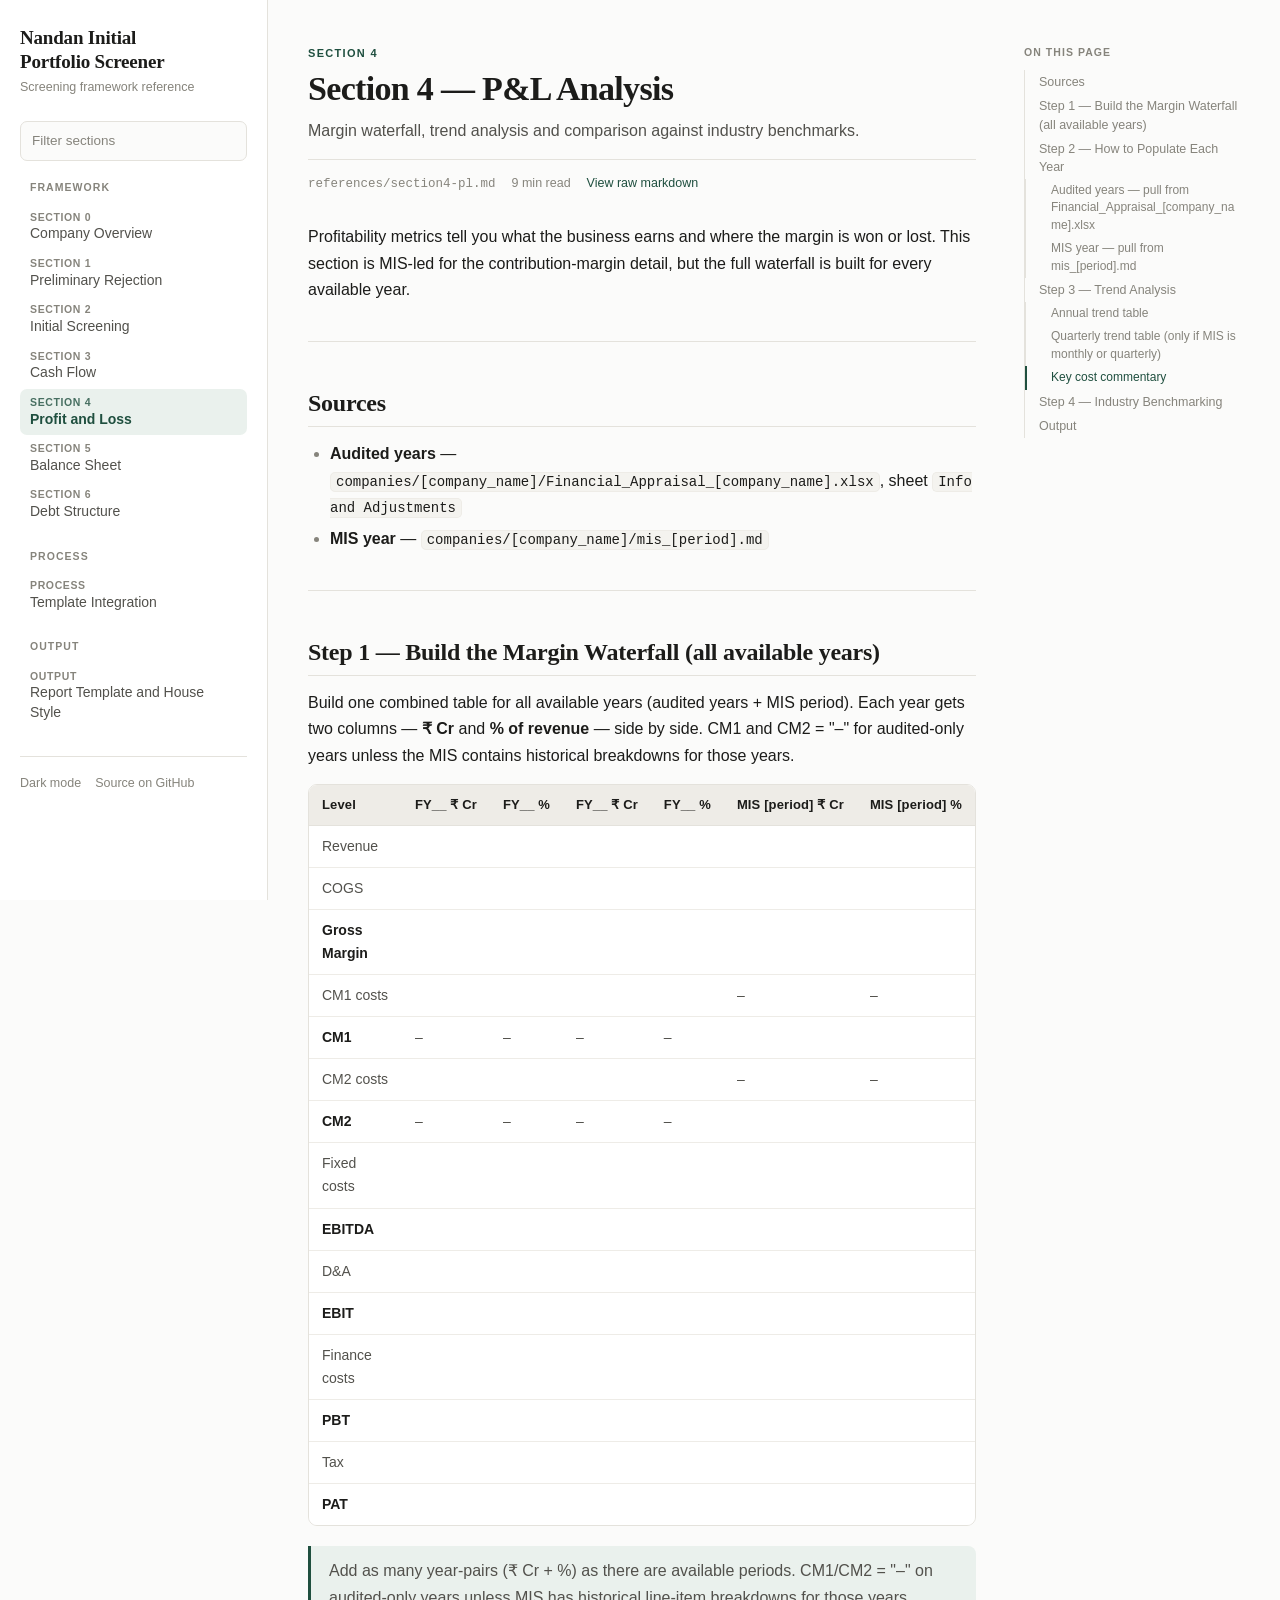
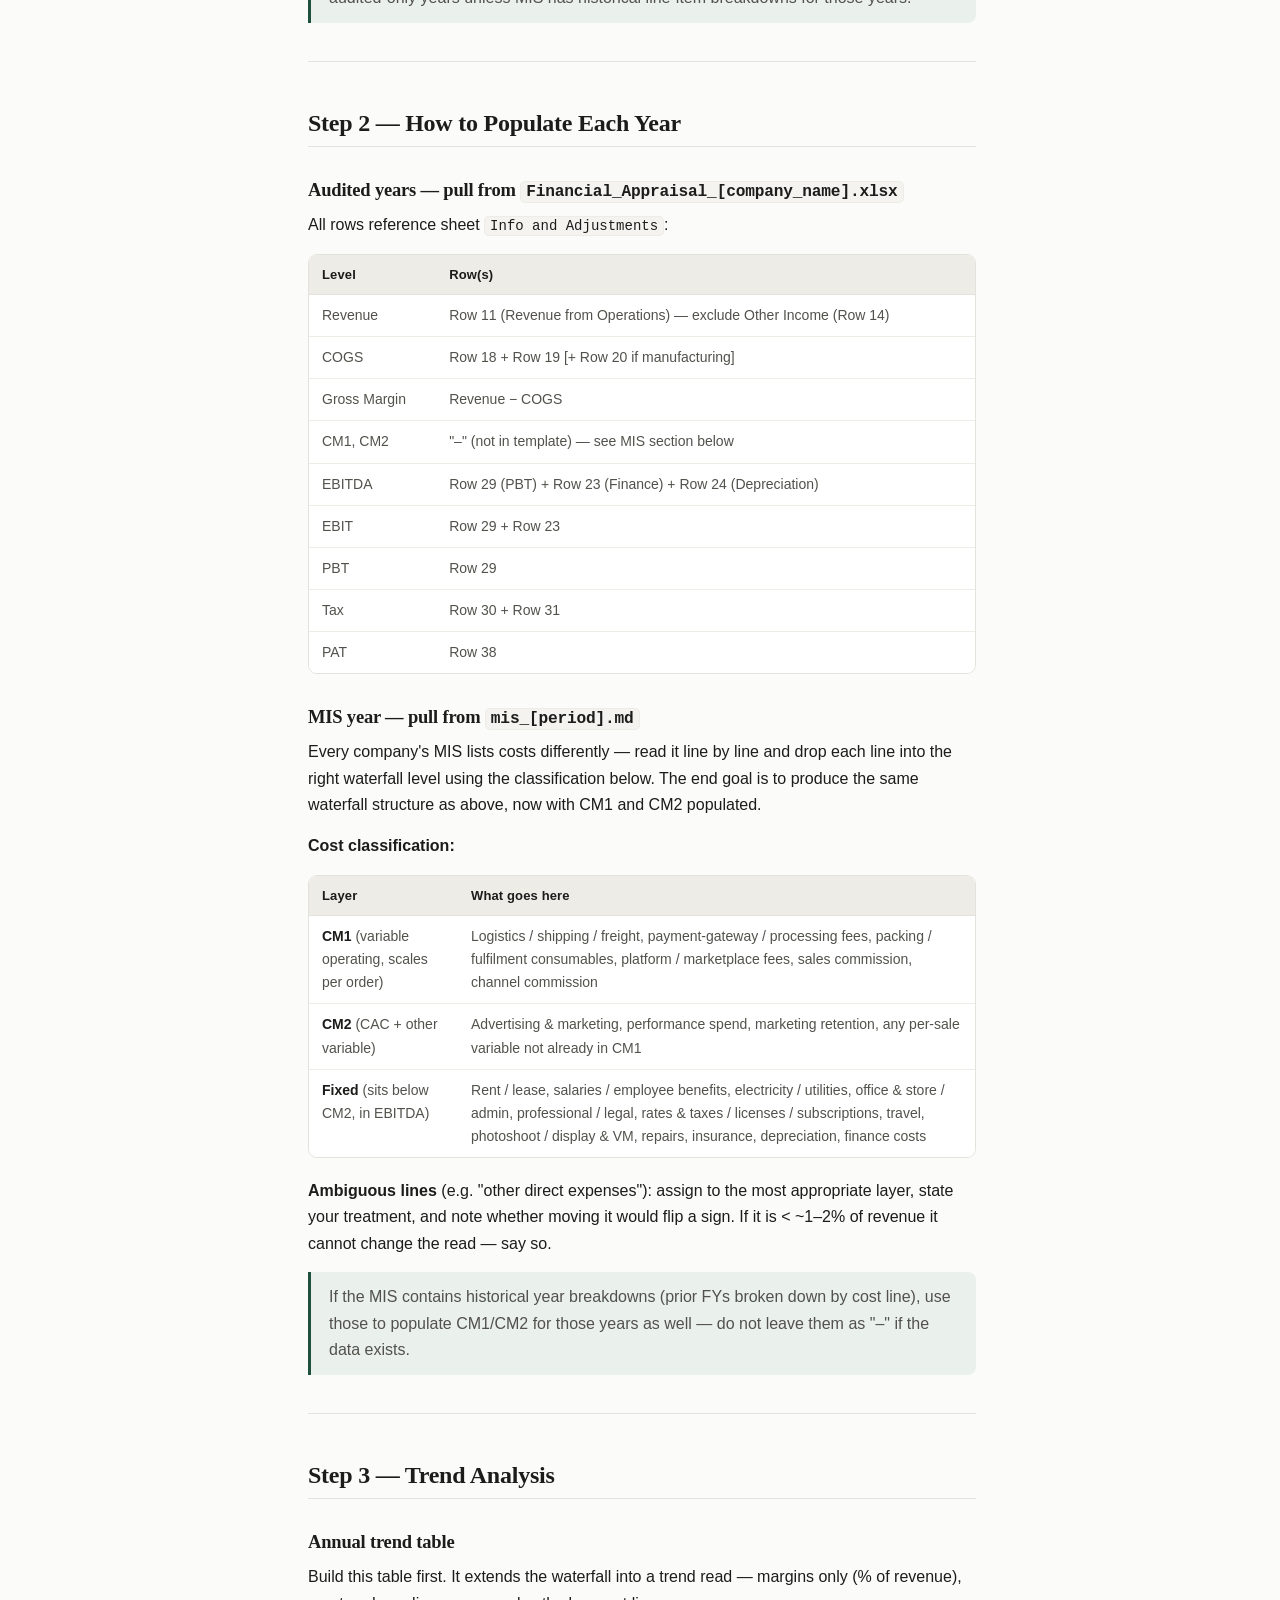
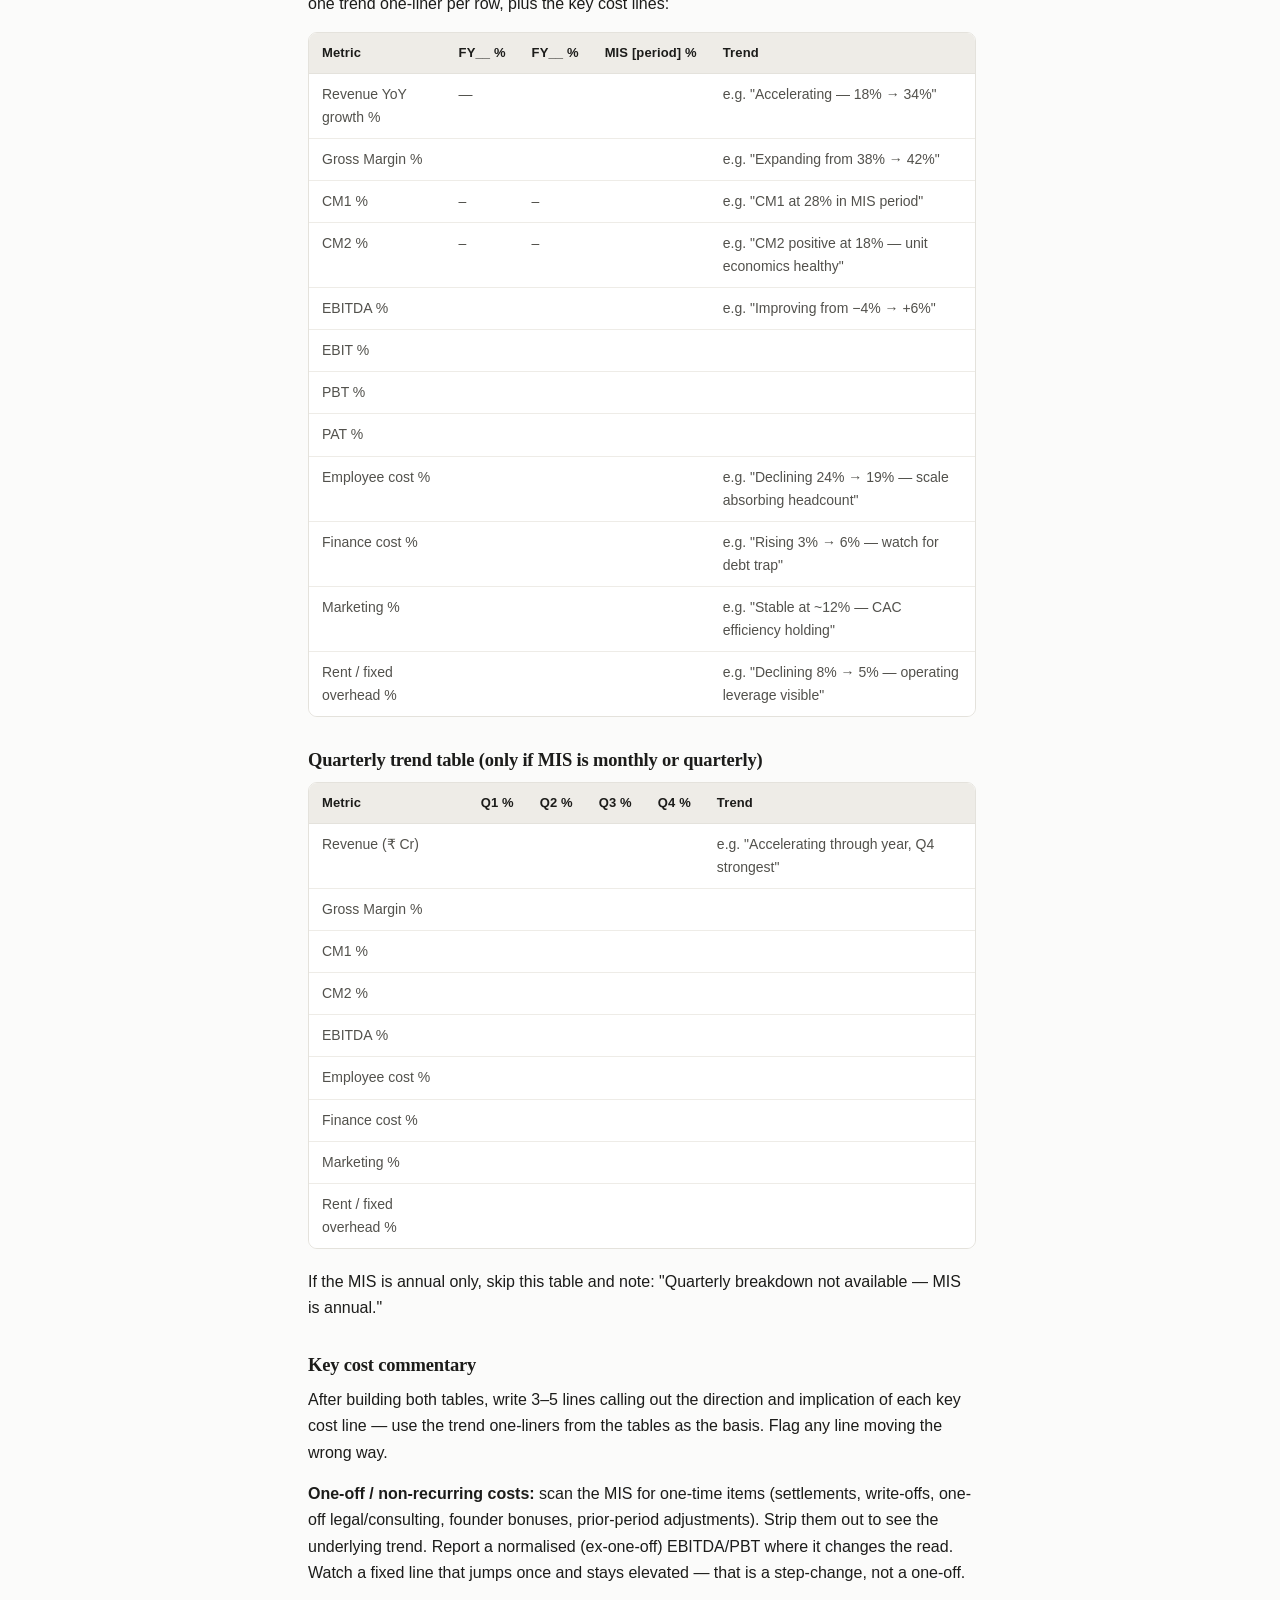
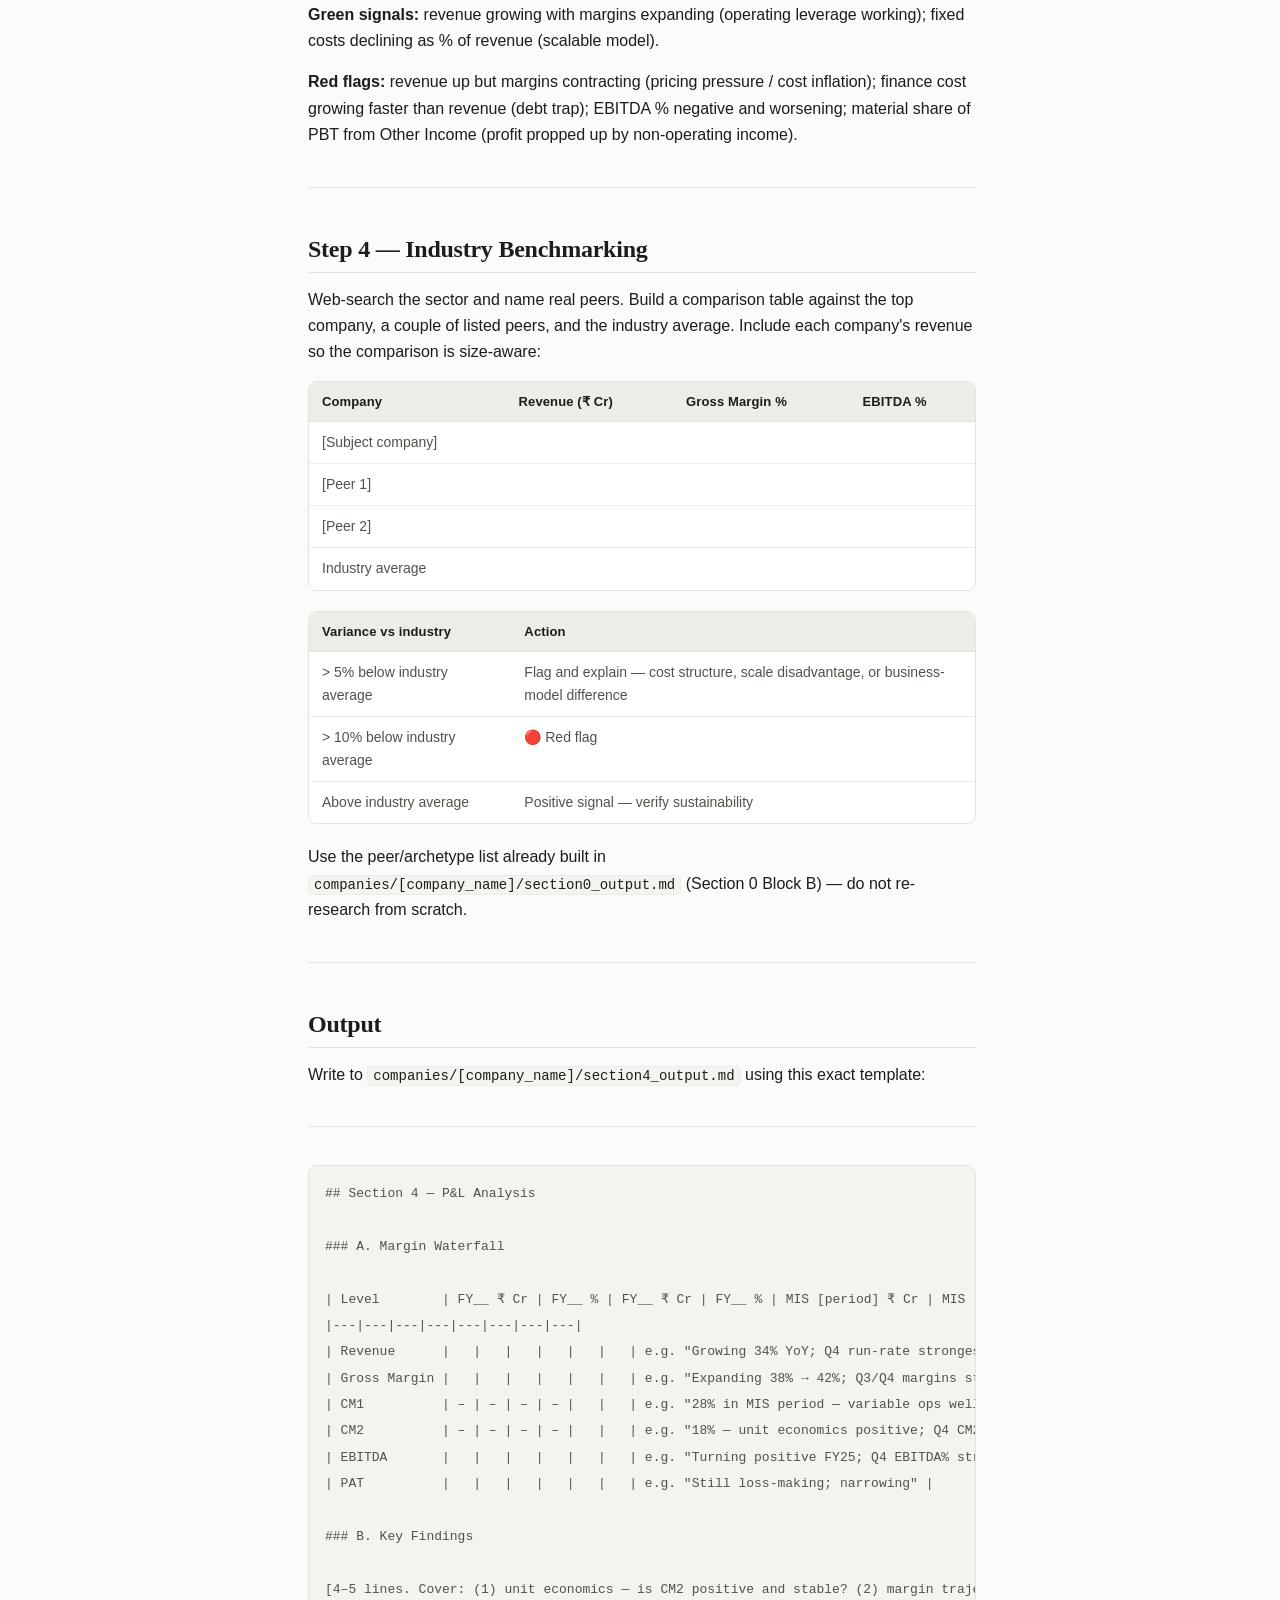
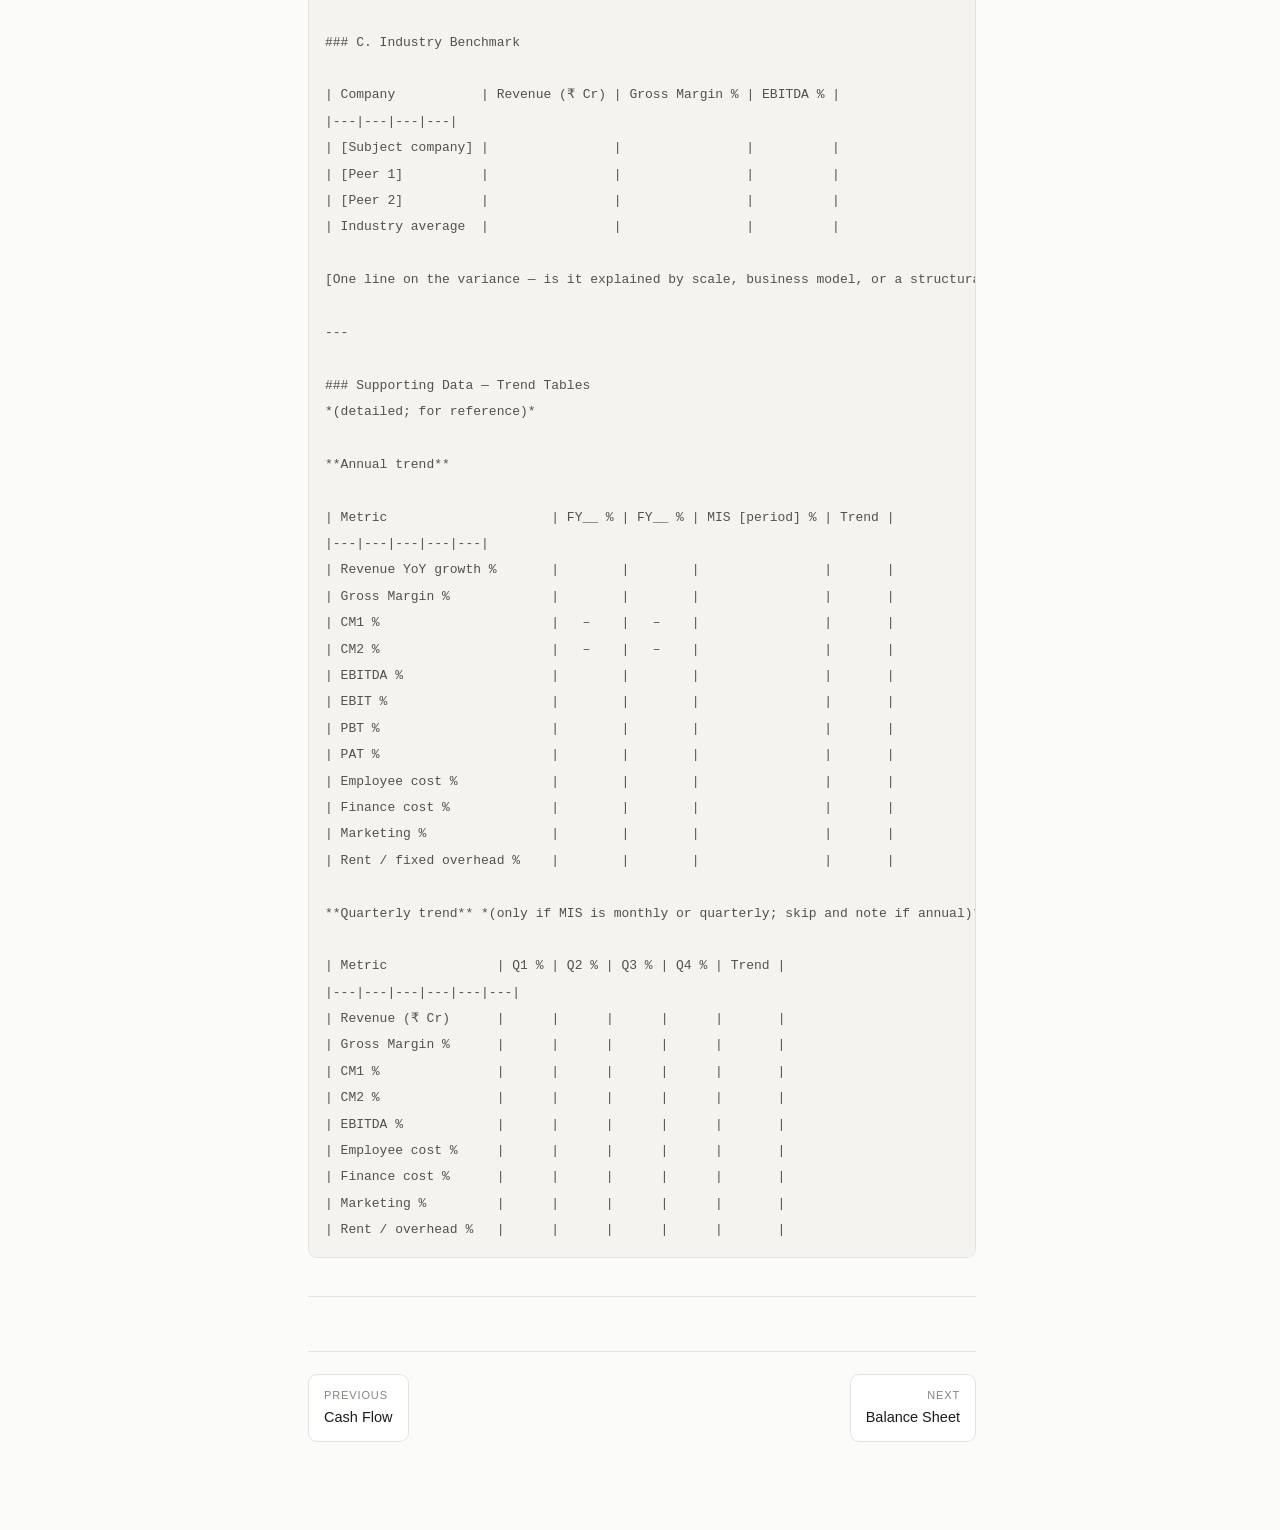
<file: docs/section4-pl.html>
<!doctype html>
<html lang="en">
<head>
<meta charset="utf-8">
<meta name="viewport" content="width=device-width, initial-scale=1">
<title>Profit and Loss — Nandan Initial Portfolio Screener</title>
<meta name="description" content="Margin waterfall, trend analysis and comparison against industry benchmarks.">
<meta property="og:title" content="Profit and Loss — Nandan Initial Portfolio Screener">
<meta property="og:description" content="Margin waterfall, trend analysis and comparison against industry benchmarks.">
<meta property="og:type" content="article">
<link rel="stylesheet" href="assets/style.css">
<link rel="icon" href="data:image/svg+xml,<svg xmlns='http://www.w3.org/2000/svg' viewBox='0 0 100 100'><text y='.9em' font-size='90'>&#128202;</text></svg>">

</head>
<body>
<div class="topbar">
  <button id="menu" aria-label="Open navigation">Menu</button>
  <span class="t">Nandan Initial Portfolio Screener</span>
</div>
<div class="shell">
  <aside class="side">
    <a class="brand" href="index.html">
      <span class="mark">Nandan Initial<br>Portfolio Screener</span>
      <span class="sub">Screening framework reference</span>
    </a>
    <input id="filter" class="filter" type="search" placeholder="Filter sections" aria-label="Filter sections">
    <nav class="navgroup"><h2>Framework</h2><ul>
<li><a href="section0-overview.html"><span class="kicker">Section 0</span>Company Overview</a></li>
<li><a href="section1-rejection.html"><span class="kicker">Section 1</span>Preliminary Rejection</a></li>
<li><a href="section2-screening.html"><span class="kicker">Section 2</span>Initial Screening</a></li>
<li><a href="section3-cashflow.html"><span class="kicker">Section 3</span>Cash Flow</a></li>
<li><a href="section4-pl.html" class="on"><span class="kicker">Section 4</span>Profit and Loss</a></li>
<li><a href="section5-balance-sheet.html"><span class="kicker">Section 5</span>Balance Sheet</a></li>
<li><a href="section6-debt.html"><span class="kicker">Section 6</span>Debt Structure</a></li>
</ul></nav>
<nav class="navgroup"><h2>Process</h2><ul>
<li><a href="template-integration.html"><span class="kicker">Process</span>Template Integration</a></li>
</ul></nav>
<nav class="navgroup"><h2>Output</h2><ul>
<li><a href="output-template.html"><span class="kicker">Output</span>Report Template and House Style</a></li>
</ul></nav>
    <div class="sidefoot">
      <button id="theme" type="button">Dark mode</button>
      <a href="https://github.com/Devanshindian/initial-portfolio-screener">Source on GitHub</a>
    </div>
  </aside>
  <main class="main">
    
    <div class="wrap">
      <div class="doc">
        <article>
          <header class="pagehead">
            <div class="kicker">Section 4</div>
            <h1>Section 4 — P&amp;L Analysis</h1>
            <p>Margin waterfall, trend analysis and comparison against industry benchmarks.</p>
            <div class="meta">
              <span><code>references/section4-pl.md</code></span>
              <span>9 min read</span>
              <span><a href="https://github.com/Devanshindian/initial-portfolio-screener/blob/main/nandan-screener/references/section4-pl.md">View raw markdown</a></span>
            </div>
          </header>
          <div class="md">
<h1 id="section-4-pl-analysis">Section 4 — P&amp;L Analysis<a class="headerlink" href="#section-4-pl-analysis" title="Permanent link">#</a></h1>
<p>Profitability metrics tell you what the business earns and where the margin is won or lost. This section is MIS-led for the contribution-margin detail, but the full waterfall is built for every available year.</p>
<hr />
<h2 id="sources">Sources<a class="headerlink" href="#sources" title="Permanent link">#</a></h2>
<ul>
<li><strong>Audited years</strong> — <code>companies/[company_name]/Financial_Appraisal_[company_name].xlsx</code>, sheet <code>Info and Adjustments</code></li>
<li><strong>MIS year</strong> — <code>companies/[company_name]/mis_[period].md</code></li>
</ul>
<hr />
<h2 id="step-1-build-the-margin-waterfall-all-available-years">Step 1 — Build the Margin Waterfall (all available years)<a class="headerlink" href="#step-1-build-the-margin-waterfall-all-available-years" title="Permanent link">#</a></h2>
<p>Build one combined table for all available years (audited years + MIS period). Each year gets two columns — <strong>₹ Cr</strong> and <strong>% of revenue</strong> — side by side. CM1 and CM2 = "–" for audited-only years unless the MIS contains historical breakdowns for those years.</p>
<div class="tablewrap"><table>
<thead>
<tr>
<th>Level</th>
<th>FY__ ₹ Cr</th>
<th>FY__ %</th>
<th>FY__ ₹ Cr</th>
<th>FY__ %</th>
<th>MIS [period] ₹ Cr</th>
<th>MIS [period] %</th>
</tr>
</thead>
<tbody>
<tr>
<td>Revenue</td>
<td></td>
<td></td>
<td></td>
<td></td>
<td></td>
<td></td>
</tr>
<tr>
<td>COGS</td>
<td></td>
<td></td>
<td></td>
<td></td>
<td></td>
<td></td>
</tr>
<tr>
<td><strong>Gross Margin</strong></td>
<td></td>
<td></td>
<td></td>
<td></td>
<td></td>
<td></td>
</tr>
<tr>
<td>CM1 costs</td>
<td></td>
<td></td>
<td></td>
<td></td>
<td>–</td>
<td>–</td>
</tr>
<tr>
<td><strong>CM1</strong></td>
<td>–</td>
<td>–</td>
<td>–</td>
<td>–</td>
<td></td>
<td></td>
</tr>
<tr>
<td>CM2 costs</td>
<td></td>
<td></td>
<td></td>
<td></td>
<td>–</td>
<td>–</td>
</tr>
<tr>
<td><strong>CM2</strong></td>
<td>–</td>
<td>–</td>
<td>–</td>
<td>–</td>
<td></td>
<td></td>
</tr>
<tr>
<td>Fixed costs</td>
<td></td>
<td></td>
<td></td>
<td></td>
<td></td>
<td></td>
</tr>
<tr>
<td><strong>EBITDA</strong></td>
<td></td>
<td></td>
<td></td>
<td></td>
<td></td>
<td></td>
</tr>
<tr>
<td>D&amp;A</td>
<td></td>
<td></td>
<td></td>
<td></td>
<td></td>
<td></td>
</tr>
<tr>
<td><strong>EBIT</strong></td>
<td></td>
<td></td>
<td></td>
<td></td>
<td></td>
<td></td>
</tr>
<tr>
<td>Finance costs</td>
<td></td>
<td></td>
<td></td>
<td></td>
<td></td>
<td></td>
</tr>
<tr>
<td><strong>PBT</strong></td>
<td></td>
<td></td>
<td></td>
<td></td>
<td></td>
<td></td>
</tr>
<tr>
<td>Tax</td>
<td></td>
<td></td>
<td></td>
<td></td>
<td></td>
<td></td>
</tr>
<tr>
<td><strong>PAT</strong></td>
<td></td>
<td></td>
<td></td>
<td></td>
<td></td>
<td></td>
</tr>
</tbody>
</table></div>
<blockquote>
<p>Add as many year-pairs (₹ Cr + %) as there are available periods. CM1/CM2 = "–" on audited-only years unless MIS has historical line-item breakdowns for those years.</p>
</blockquote>
<hr />
<h2 id="step-2-how-to-populate-each-year">Step 2 — How to Populate Each Year<a class="headerlink" href="#step-2-how-to-populate-each-year" title="Permanent link">#</a></h2>
<h3 id="audited-years-pull-from-financial_appraisal_company_namexlsx">Audited years — pull from <code>Financial_Appraisal_[company_name].xlsx</code><a class="headerlink" href="#audited-years-pull-from-financial_appraisal_company_namexlsx" title="Permanent link">#</a></h3>
<p>All rows reference sheet <code>Info and Adjustments</code>:</p>
<div class="tablewrap"><table>
<thead>
<tr>
<th>Level</th>
<th>Row(s)</th>
</tr>
</thead>
<tbody>
<tr>
<td>Revenue</td>
<td>Row 11 (Revenue from Operations) — exclude Other Income (Row 14)</td>
</tr>
<tr>
<td>COGS</td>
<td>Row 18 + Row 19 [+ Row 20 if manufacturing]</td>
</tr>
<tr>
<td>Gross Margin</td>
<td>Revenue − COGS</td>
</tr>
<tr>
<td>CM1, CM2</td>
<td>"–" (not in template) — see MIS section below</td>
</tr>
<tr>
<td>EBITDA</td>
<td>Row 29 (PBT) + Row 23 (Finance) + Row 24 (Depreciation)</td>
</tr>
<tr>
<td>EBIT</td>
<td>Row 29 + Row 23</td>
</tr>
<tr>
<td>PBT</td>
<td>Row 29</td>
</tr>
<tr>
<td>Tax</td>
<td>Row 30 + Row 31</td>
</tr>
<tr>
<td>PAT</td>
<td>Row 38</td>
</tr>
</tbody>
</table></div>
<h3 id="mis-year-pull-from-mis_periodmd">MIS year — pull from <code>mis_[period].md</code><a class="headerlink" href="#mis-year-pull-from-mis_periodmd" title="Permanent link">#</a></h3>
<p>Every company's MIS lists costs differently — read it line by line and drop each line into the right waterfall level using the classification below. The end goal is to produce the same waterfall structure as above, now with CM1 and CM2 populated.</p>
<p><strong>Cost classification:</strong></p>
<div class="tablewrap"><table>
<thead>
<tr>
<th>Layer</th>
<th>What goes here</th>
</tr>
</thead>
<tbody>
<tr>
<td><strong>CM1</strong> (variable operating, scales per order)</td>
<td>Logistics / shipping / freight, payment-gateway / processing fees, packing / fulfilment consumables, platform / marketplace fees, sales commission, channel commission</td>
</tr>
<tr>
<td><strong>CM2</strong> (CAC + other variable)</td>
<td>Advertising &amp; marketing, performance spend, marketing retention, any per-sale variable not already in CM1</td>
</tr>
<tr>
<td><strong>Fixed</strong> (sits below CM2, in EBITDA)</td>
<td>Rent / lease, salaries / employee benefits, electricity / utilities, office &amp; store / admin, professional / legal, rates &amp; taxes / licenses / subscriptions, travel, photoshoot / display &amp; VM, repairs, insurance, depreciation, finance costs</td>
</tr>
</tbody>
</table></div>
<p><strong>Ambiguous lines</strong> (e.g. "other direct expenses"): assign to the most appropriate layer, state your treatment, and note whether moving it would flip a sign. If it is &lt; ~1–2% of revenue it cannot change the read — say so.</p>
<blockquote>
<p>If the MIS contains historical year breakdowns (prior FYs broken down by cost line), use those to populate CM1/CM2 for those years as well — do not leave them as "–" if the data exists.</p>
</blockquote>
<hr />
<h2 id="step-3-trend-analysis">Step 3 — Trend Analysis<a class="headerlink" href="#step-3-trend-analysis" title="Permanent link">#</a></h2>
<h3 id="annual-trend-table">Annual trend table<a class="headerlink" href="#annual-trend-table" title="Permanent link">#</a></h3>
<p>Build this table first. It extends the waterfall into a trend read — margins only (% of revenue), one trend one-liner per row, plus the key cost lines:</p>
<div class="tablewrap"><table>
<thead>
<tr>
<th>Metric</th>
<th>FY__ %</th>
<th>FY__ %</th>
<th>MIS [period] %</th>
<th>Trend</th>
</tr>
</thead>
<tbody>
<tr>
<td>Revenue YoY growth %</td>
<td>—</td>
<td></td>
<td></td>
<td>e.g. "Accelerating — 18% → 34%"</td>
</tr>
<tr>
<td>Gross Margin %</td>
<td></td>
<td></td>
<td></td>
<td>e.g. "Expanding from 38% → 42%"</td>
</tr>
<tr>
<td>CM1 %</td>
<td>–</td>
<td>–</td>
<td></td>
<td>e.g. "CM1 at 28% in MIS period"</td>
</tr>
<tr>
<td>CM2 %</td>
<td>–</td>
<td>–</td>
<td></td>
<td>e.g. "CM2 positive at 18% — unit economics healthy"</td>
</tr>
<tr>
<td>EBITDA %</td>
<td></td>
<td></td>
<td></td>
<td>e.g. "Improving from −4% → +6%"</td>
</tr>
<tr>
<td>EBIT %</td>
<td></td>
<td></td>
<td></td>
<td></td>
</tr>
<tr>
<td>PBT %</td>
<td></td>
<td></td>
<td></td>
<td></td>
</tr>
<tr>
<td>PAT %</td>
<td></td>
<td></td>
<td></td>
<td></td>
</tr>
<tr>
<td>Employee cost %</td>
<td></td>
<td></td>
<td></td>
<td>e.g. "Declining 24% → 19% — scale absorbing headcount"</td>
</tr>
<tr>
<td>Finance cost %</td>
<td></td>
<td></td>
<td></td>
<td>e.g. "Rising 3% → 6% — watch for debt trap"</td>
</tr>
<tr>
<td>Marketing %</td>
<td></td>
<td></td>
<td></td>
<td>e.g. "Stable at ~12% — CAC efficiency holding"</td>
</tr>
<tr>
<td>Rent / fixed overhead %</td>
<td></td>
<td></td>
<td></td>
<td>e.g. "Declining 8% → 5% — operating leverage visible"</td>
</tr>
</tbody>
</table></div>
<h3 id="quarterly-trend-table-only-if-mis-is-monthly-or-quarterly">Quarterly trend table (only if MIS is monthly or quarterly)<a class="headerlink" href="#quarterly-trend-table-only-if-mis-is-monthly-or-quarterly" title="Permanent link">#</a></h3>
<div class="tablewrap"><table>
<thead>
<tr>
<th>Metric</th>
<th>Q1 %</th>
<th>Q2 %</th>
<th>Q3 %</th>
<th>Q4 %</th>
<th>Trend</th>
</tr>
</thead>
<tbody>
<tr>
<td>Revenue (₹ Cr)</td>
<td></td>
<td></td>
<td></td>
<td></td>
<td>e.g. "Accelerating through year, Q4 strongest"</td>
</tr>
<tr>
<td>Gross Margin %</td>
<td></td>
<td></td>
<td></td>
<td></td>
<td></td>
</tr>
<tr>
<td>CM1 %</td>
<td></td>
<td></td>
<td></td>
<td></td>
<td></td>
</tr>
<tr>
<td>CM2 %</td>
<td></td>
<td></td>
<td></td>
<td></td>
<td></td>
</tr>
<tr>
<td>EBITDA %</td>
<td></td>
<td></td>
<td></td>
<td></td>
<td></td>
</tr>
<tr>
<td>Employee cost %</td>
<td></td>
<td></td>
<td></td>
<td></td>
<td></td>
</tr>
<tr>
<td>Finance cost %</td>
<td></td>
<td></td>
<td></td>
<td></td>
<td></td>
</tr>
<tr>
<td>Marketing %</td>
<td></td>
<td></td>
<td></td>
<td></td>
<td></td>
</tr>
<tr>
<td>Rent / fixed overhead %</td>
<td></td>
<td></td>
<td></td>
<td></td>
<td></td>
</tr>
</tbody>
</table></div>
<p>If the MIS is annual only, skip this table and note: "Quarterly breakdown not available — MIS is annual."</p>
<h3 id="key-cost-commentary">Key cost commentary<a class="headerlink" href="#key-cost-commentary" title="Permanent link">#</a></h3>
<p>After building both tables, write 3–5 lines calling out the direction and implication of each key cost line — use the trend one-liners from the tables as the basis. Flag any line moving the wrong way.</p>
<p><strong>One-off / non-recurring costs:</strong> scan the MIS for one-time items (settlements, write-offs, one-off legal/consulting, founder bonuses, prior-period adjustments). Strip them out to see the underlying trend. Report a normalised (ex-one-off) EBITDA/PBT where it changes the read. Watch a fixed line that jumps once and stays elevated — that is a step-change, not a one-off.</p>
<p><strong>Green signals:</strong> revenue growing with margins expanding (operating leverage working); fixed costs declining as % of revenue (scalable model).</p>
<p><strong>Red flags:</strong> revenue up but margins contracting (pricing pressure / cost inflation); finance cost growing faster than revenue (debt trap); EBITDA % negative and worsening; material share of PBT from Other Income (profit propped up by non-operating income).</p>
<hr />
<h2 id="step-4-industry-benchmarking">Step 4 — Industry Benchmarking<a class="headerlink" href="#step-4-industry-benchmarking" title="Permanent link">#</a></h2>
<p>Web-search the sector and name real peers. Build a comparison table against the top company, a couple of listed peers, and the industry average. Include each company's revenue so the comparison is size-aware:</p>
<div class="tablewrap"><table>
<thead>
<tr>
<th>Company</th>
<th>Revenue (₹ Cr)</th>
<th>Gross Margin %</th>
<th>EBITDA %</th>
</tr>
</thead>
<tbody>
<tr>
<td>[Subject company]</td>
<td></td>
<td></td>
<td></td>
</tr>
<tr>
<td>[Peer 1]</td>
<td></td>
<td></td>
<td></td>
</tr>
<tr>
<td>[Peer 2]</td>
<td></td>
<td></td>
<td></td>
</tr>
<tr>
<td>Industry average</td>
<td></td>
<td></td>
<td></td>
</tr>
</tbody>
</table></div>
<div class="tablewrap"><table>
<thead>
<tr>
<th>Variance vs industry</th>
<th>Action</th>
</tr>
</thead>
<tbody>
<tr>
<td>&gt; 5% below industry average</td>
<td>Flag and explain — cost structure, scale disadvantage, or business-model difference</td>
</tr>
<tr>
<td>&gt; 10% below industry average</td>
<td>🔴 Red flag</td>
</tr>
<tr>
<td>Above industry average</td>
<td>Positive signal — verify sustainability</td>
</tr>
</tbody>
</table></div>
<p>Use the peer/archetype list already built in <code>companies/[company_name]/section0_output.md</code> (Section 0 Block B) — do not re-research from scratch.</p>
<hr />
<h2 id="output">Output<a class="headerlink" href="#output" title="Permanent link">#</a></h2>
<p>Write to <code>companies/[company_name]/section4_output.md</code> using this exact template:</p>
<hr />
<pre><code>## Section 4 — P&amp;L Analysis

### A. Margin Waterfall

| Level        | FY__ ₹ Cr | FY__ % | FY__ ₹ Cr | FY__ % | MIS [period] ₹ Cr | MIS [period] % | Trend |
|---|---|---|---|---|---|---|---|
| Revenue      |   |   |   |   |   |   | e.g. &quot;Growing 34% YoY; Q4 run-rate strongest (see quarterly trend)&quot; |
| Gross Margin |   |   |   |   |   |   | e.g. &quot;Expanding 38% → 42%; Q3/Q4 margins stronger than H1 (see quarterly trend)&quot; |
| CM1          | – | – | – | – |   |   | e.g. &quot;28% in MIS period — variable ops well controlled&quot; |
| CM2          | – | – | – | – |   |   | e.g. &quot;18% — unit economics positive; Q4 CM2 improving (see quarterly trend)&quot; |
| EBITDA       |   |   |   |   |   |   | e.g. &quot;Turning positive FY25; Q4 EBITDA% strongest quarter (see quarterly trend)&quot; |
| PAT          |   |   |   |   |   |   | e.g. &quot;Still loss-making; narrowing&quot; |

### B. Key Findings

[4–5 lines. Cover: (1) unit economics — is CM2 positive and stable? (2) margin trajectory — expanding or contracting and why? (3) operating leverage — are fixed costs declining as % of revenue as the business scales? (4) any red flag — finance cost creeping up, Other Income propping up PBT, one-off distorting the read. Keep it sharp — this is the analyst's interpretation, not a data dump.]

### C. Industry Benchmark

| Company           | Revenue (₹ Cr) | Gross Margin % | EBITDA % |
|---|---|---|---|
| [Subject company] |                |                |          |
| [Peer 1]          |                |                |          |
| [Peer 2]          |                |                |          |
| Industry average  |                |                |          |

[One line on the variance — is it explained by scale, business model, or a structural disadvantage?]

---

### Supporting Data — Trend Tables
*(detailed; for reference)*

**Annual trend**

| Metric                     | FY__ % | FY__ % | MIS [period] % | Trend |
|---|---|---|---|---|
| Revenue YoY growth %       |        |        |                |       |
| Gross Margin %             |        |        |                |       |
| CM1 %                      |   –    |   –    |                |       |
| CM2 %                      |   –    |   –    |                |       |
| EBITDA %                   |        |        |                |       |
| EBIT %                     |        |        |                |       |
| PBT %                      |        |        |                |       |
| PAT %                      |        |        |                |       |
| Employee cost %            |        |        |                |       |
| Finance cost %             |        |        |                |       |
| Marketing %                |        |        |                |       |
| Rent / fixed overhead %    |        |        |                |       |

**Quarterly trend** *(only if MIS is monthly or quarterly; skip and note if annual)*

| Metric              | Q1 % | Q2 % | Q3 % | Q4 % | Trend |
|---|---|---|---|---|---|
| Revenue (₹ Cr)      |      |      |      |      |       |
| Gross Margin %      |      |      |      |      |       |
| CM1 %               |      |      |      |      |       |
| CM2 %               |      |      |      |      |       |
| EBITDA %            |      |      |      |      |       |
| Employee cost %     |      |      |      |      |       |
| Finance cost %      |      |      |      |      |       |
| Marketing %         |      |      |      |      |       |
| Rent / overhead %   |      |      |      |      |       |
</code></pre>
<hr />
          </div>
          <nav class="pager"><a class="prev" href="section3-cashflow.html"><span class="lbl">Previous</span><span class="ttl">Cash Flow</span></a><a class="next" href="section5-balance-sheet.html"><span class="lbl">Next</span><span class="ttl">Balance Sheet</span></a></nav>
        </article>
        <aside class="toc">
          <div class="h">On this page</div>
          <div class="toc">
<ul>
<li><a href="#sources">Sources</a></li>
<li><a href="#step-1-build-the-margin-waterfall-all-available-years">Step 1 — Build the Margin Waterfall (all available years)</a></li>
<li><a href="#step-2-how-to-populate-each-year">Step 2 — How to Populate Each Year</a><ul>
<li><a href="#audited-years-pull-from-financial_appraisal_company_namexlsx">Audited years — pull from Financial_Appraisal_[company_name].xlsx</a></li>
<li><a href="#mis-year-pull-from-mis_periodmd">MIS year — pull from mis_[period].md</a></li>
</ul>
</li>
<li><a href="#step-3-trend-analysis">Step 3 — Trend Analysis</a><ul>
<li><a href="#annual-trend-table">Annual trend table</a></li>
<li><a href="#quarterly-trend-table-only-if-mis-is-monthly-or-quarterly">Quarterly trend table (only if MIS is monthly or quarterly)</a></li>
<li><a href="#key-cost-commentary">Key cost commentary</a></li>
</ul>
</li>
<li><a href="#step-4-industry-benchmarking">Step 4 — Industry Benchmarking</a></li>
<li><a href="#output">Output</a></li>
</ul>
</div>

        </aside>
      </div>
    </div>

  </main>
</div>
<script>
(function () {
  var root = document.documentElement;
  var saved = null;
  try { saved = localStorage.getItem('nps-theme'); } catch (e) {}
  if (saved) root.setAttribute('data-theme', saved);

  function currentTheme() {
    return root.getAttribute('data-theme') ||
      (window.matchMedia && window.matchMedia('(prefers-color-scheme: dark)').matches ? 'dark' : 'light');
  }
  var toggle = document.getElementById('theme');
  function label() { if (toggle) toggle.textContent = currentTheme() === 'dark' ? 'Light mode' : 'Dark mode'; }
  label();
  if (toggle) toggle.addEventListener('click', function () {
    var next = currentTheme() === 'dark' ? 'light' : 'dark';
    root.setAttribute('data-theme', next);
    try { localStorage.setItem('nps-theme', next); } catch (e) {}
    label();
  });

  // mobile drawer
  var side = document.querySelector('.side');
  var btn = document.getElementById('menu');
  var scrim;
  function close() {
    side.classList.remove('open');
    if (scrim) { scrim.remove(); scrim = null; }
  }
  if (btn) btn.addEventListener('click', function () {
    if (side.classList.contains('open')) return close();
    side.classList.add('open');
    scrim = document.createElement('div');
    scrim.className = 'scrim';
    scrim.addEventListener('click', close);
    document.body.appendChild(scrim);
  });

  // nav filter
  var filter = document.getElementById('filter');
  if (filter) filter.addEventListener('input', function () {
    var q = filter.value.trim().toLowerCase();
    document.querySelectorAll('.navgroup li').forEach(function (li) {
      li.classList.toggle('hide', q !== '' && li.textContent.toLowerCase().indexOf(q) === -1);
    });
    document.querySelectorAll('.navgroup').forEach(function (g) {
      var any = Array.prototype.some.call(g.querySelectorAll('li'), function (li) { return !li.classList.contains('hide'); });
      g.style.display = any ? '' : 'none';
    });
  });

  // active heading in the right rail
  var links = Array.prototype.slice.call(document.querySelectorAll('.toc a'));
  if (links.length) {
    var map = {};
    var targets = [];
    links.forEach(function (a) {
      var el = document.getElementById(decodeURIComponent(a.getAttribute('href').slice(1)));
      if (el) { map[el.id] = a; targets.push(el); }
    });
    var obs = new IntersectionObserver(function (entries) {
      entries.forEach(function (en) {
        if (!en.isIntersecting) return;
        links.forEach(function (a) { a.classList.remove('on'); });
        var a = map[en.target.id];
        if (a) a.classList.add('on');
      });
    }, { rootMargin: '0px 0px -72% 0px', threshold: 0 });
    targets.forEach(function (t) { obs.observe(t); });
  }
})();
</script>
</body>
</html>
</file>
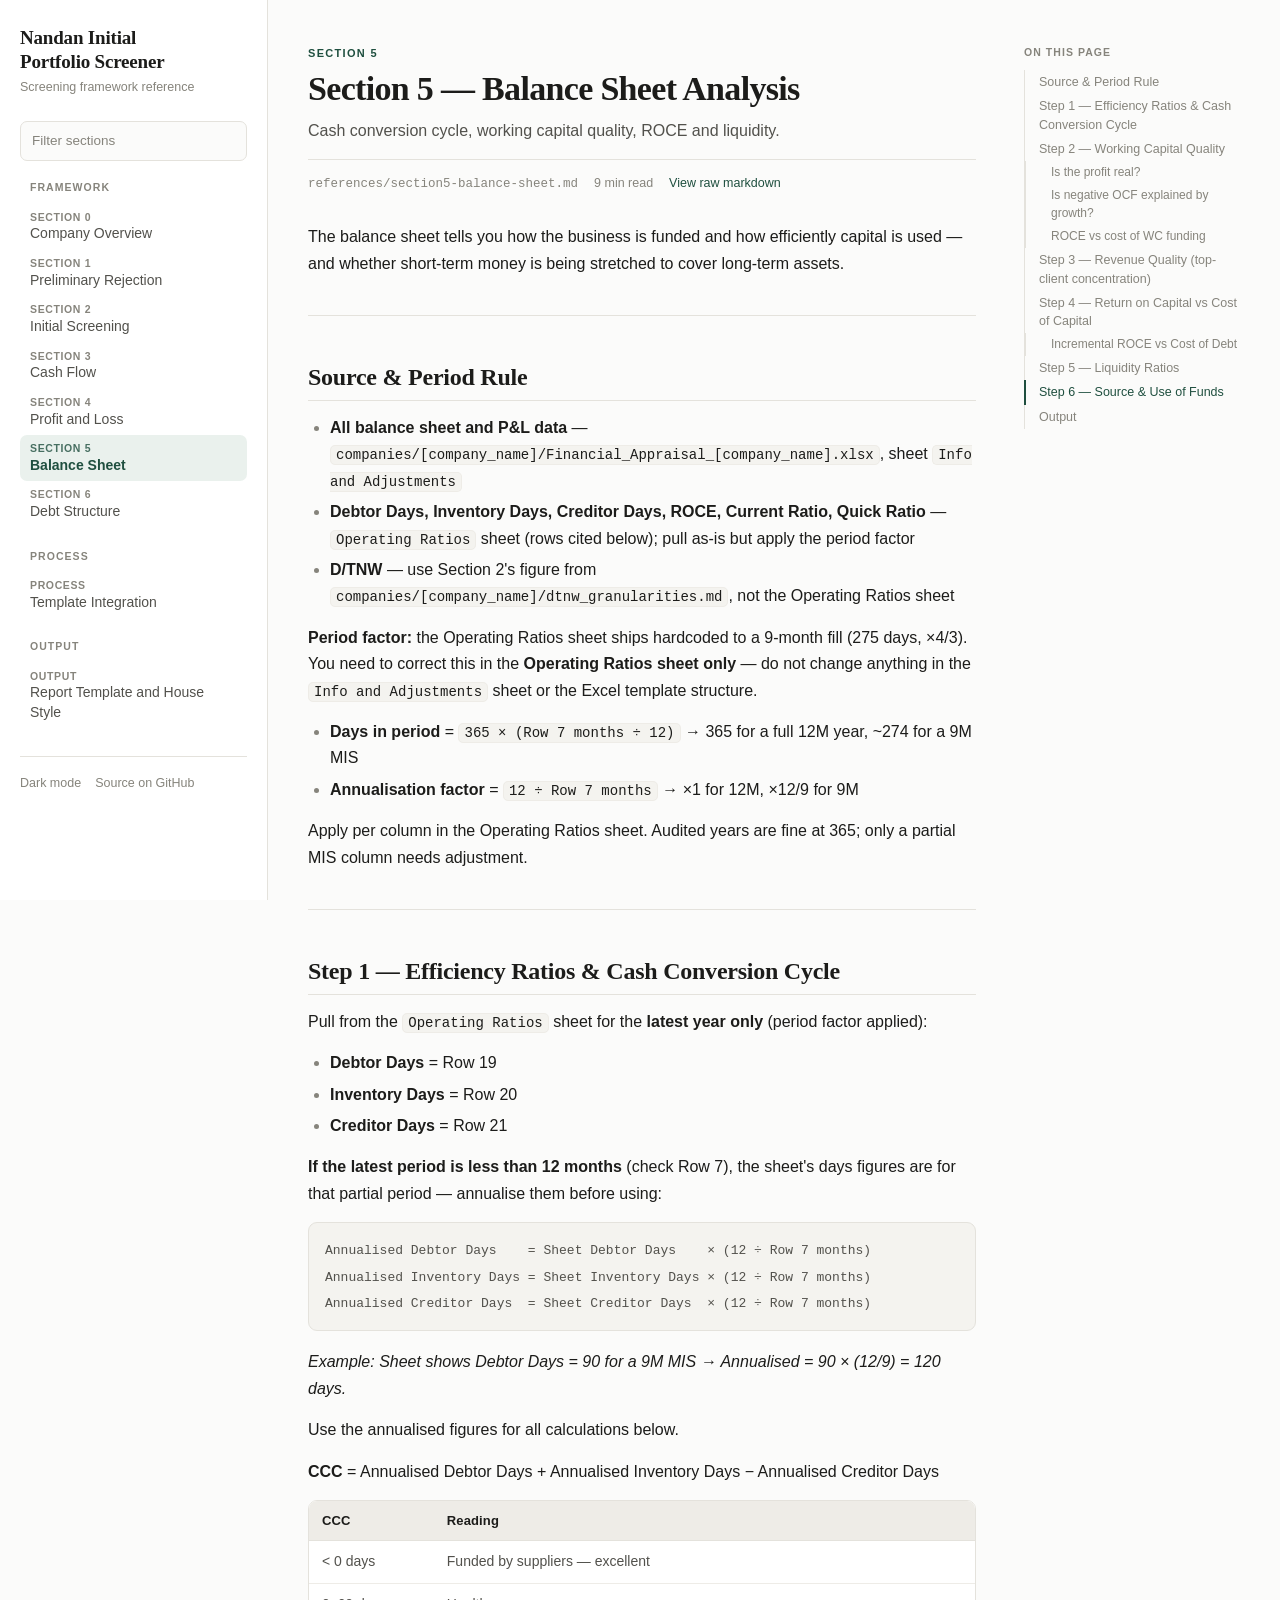
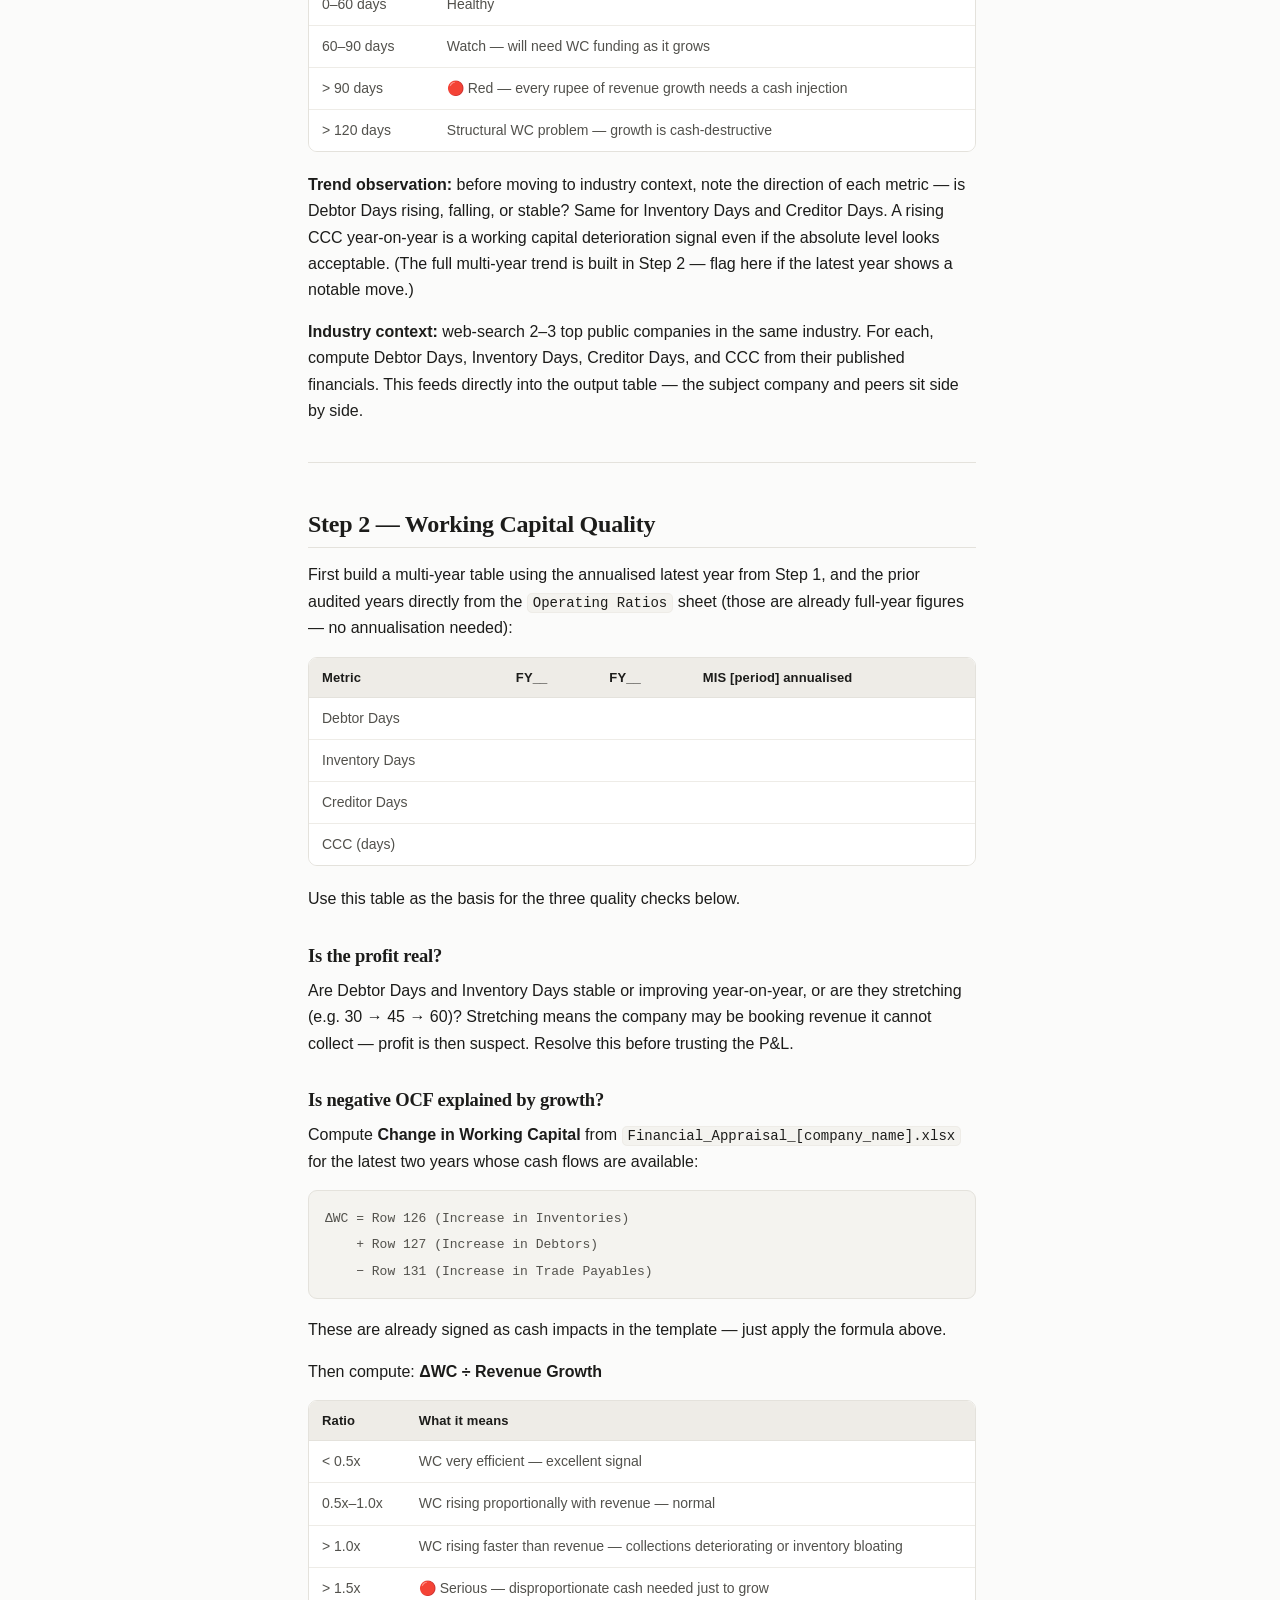
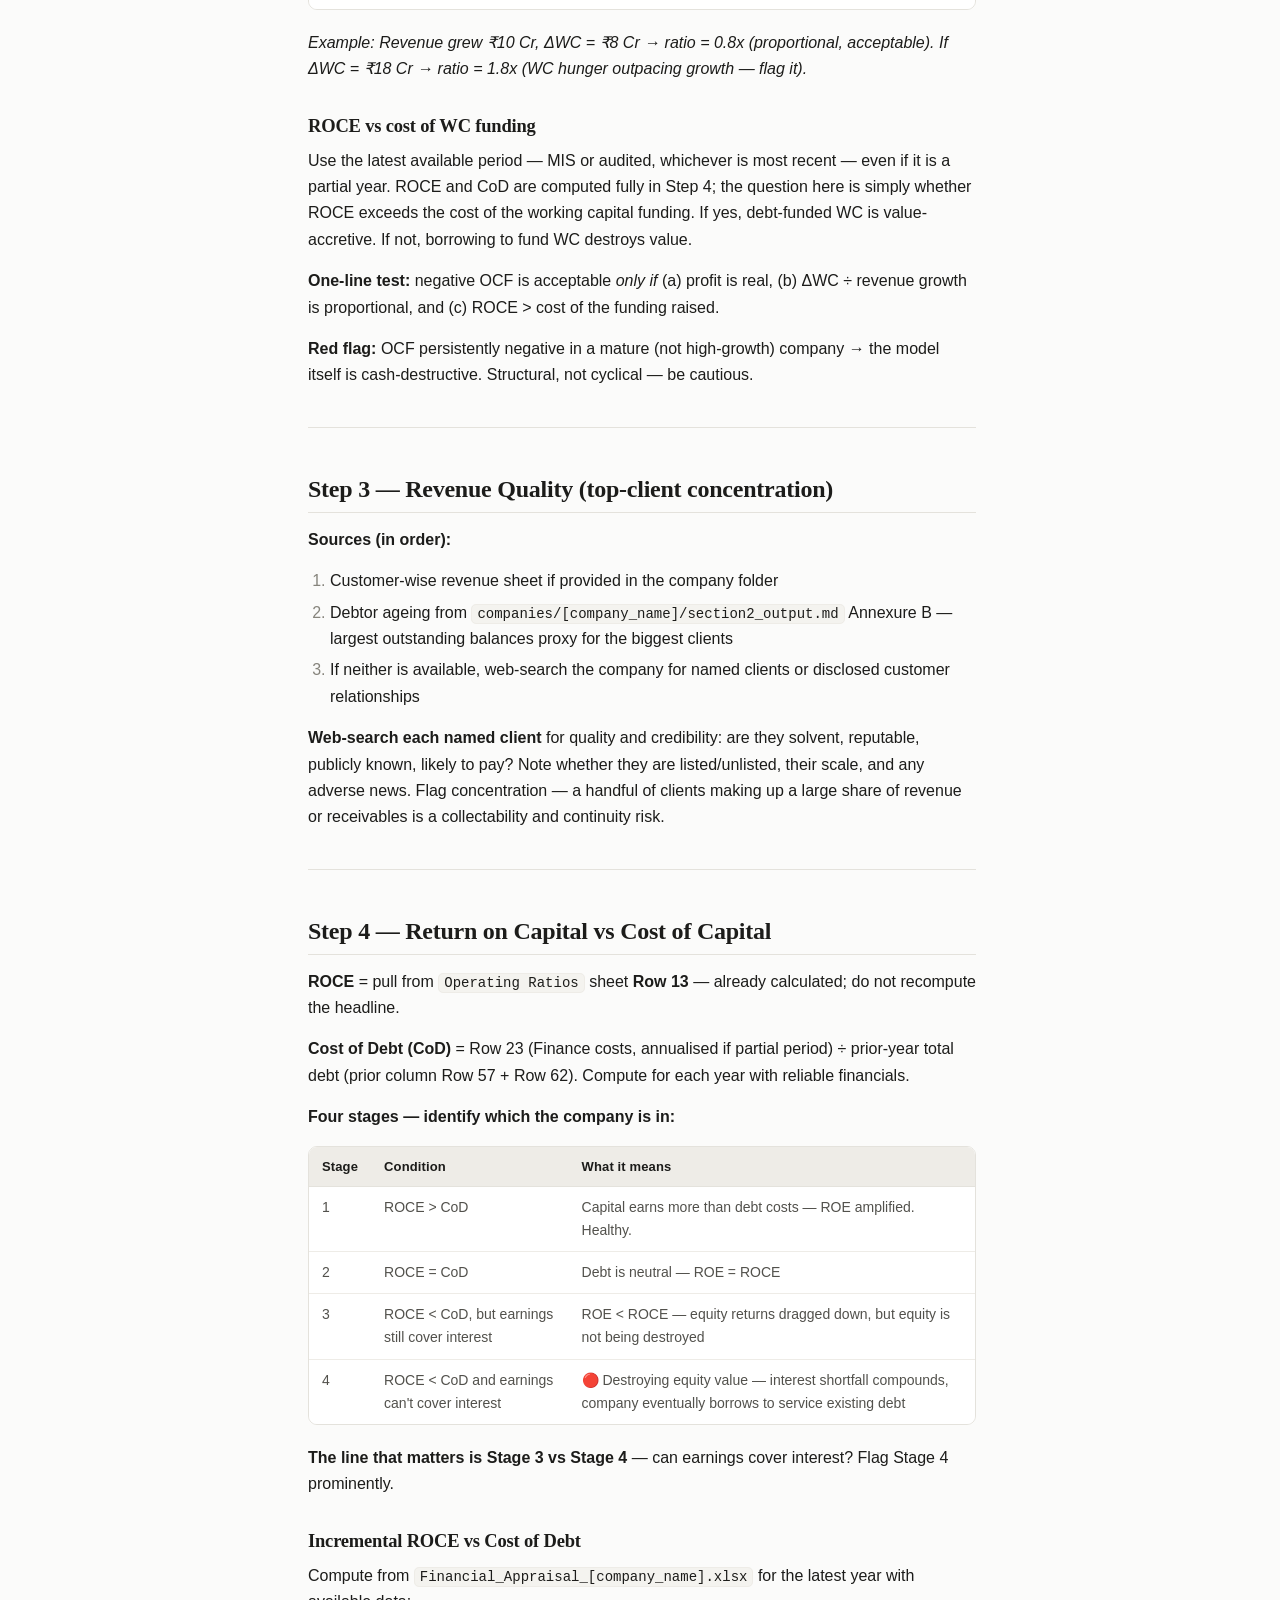
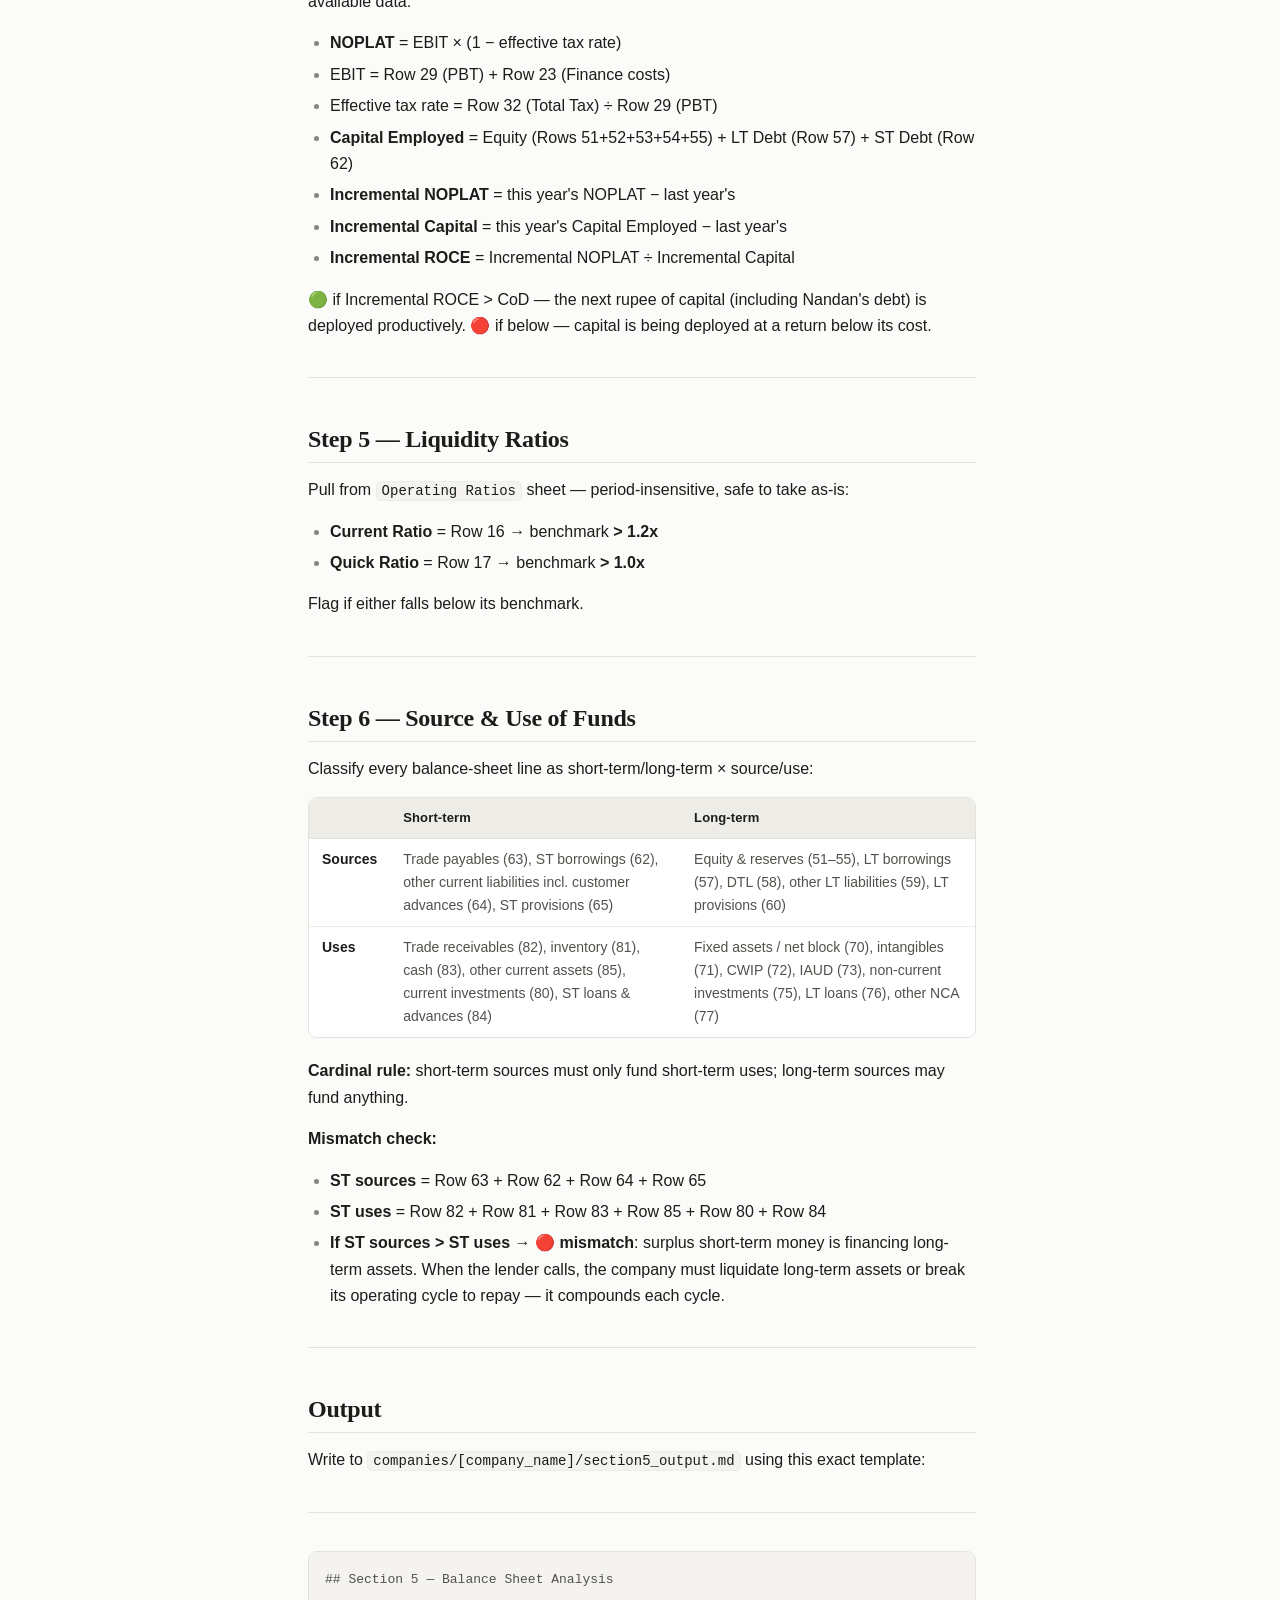
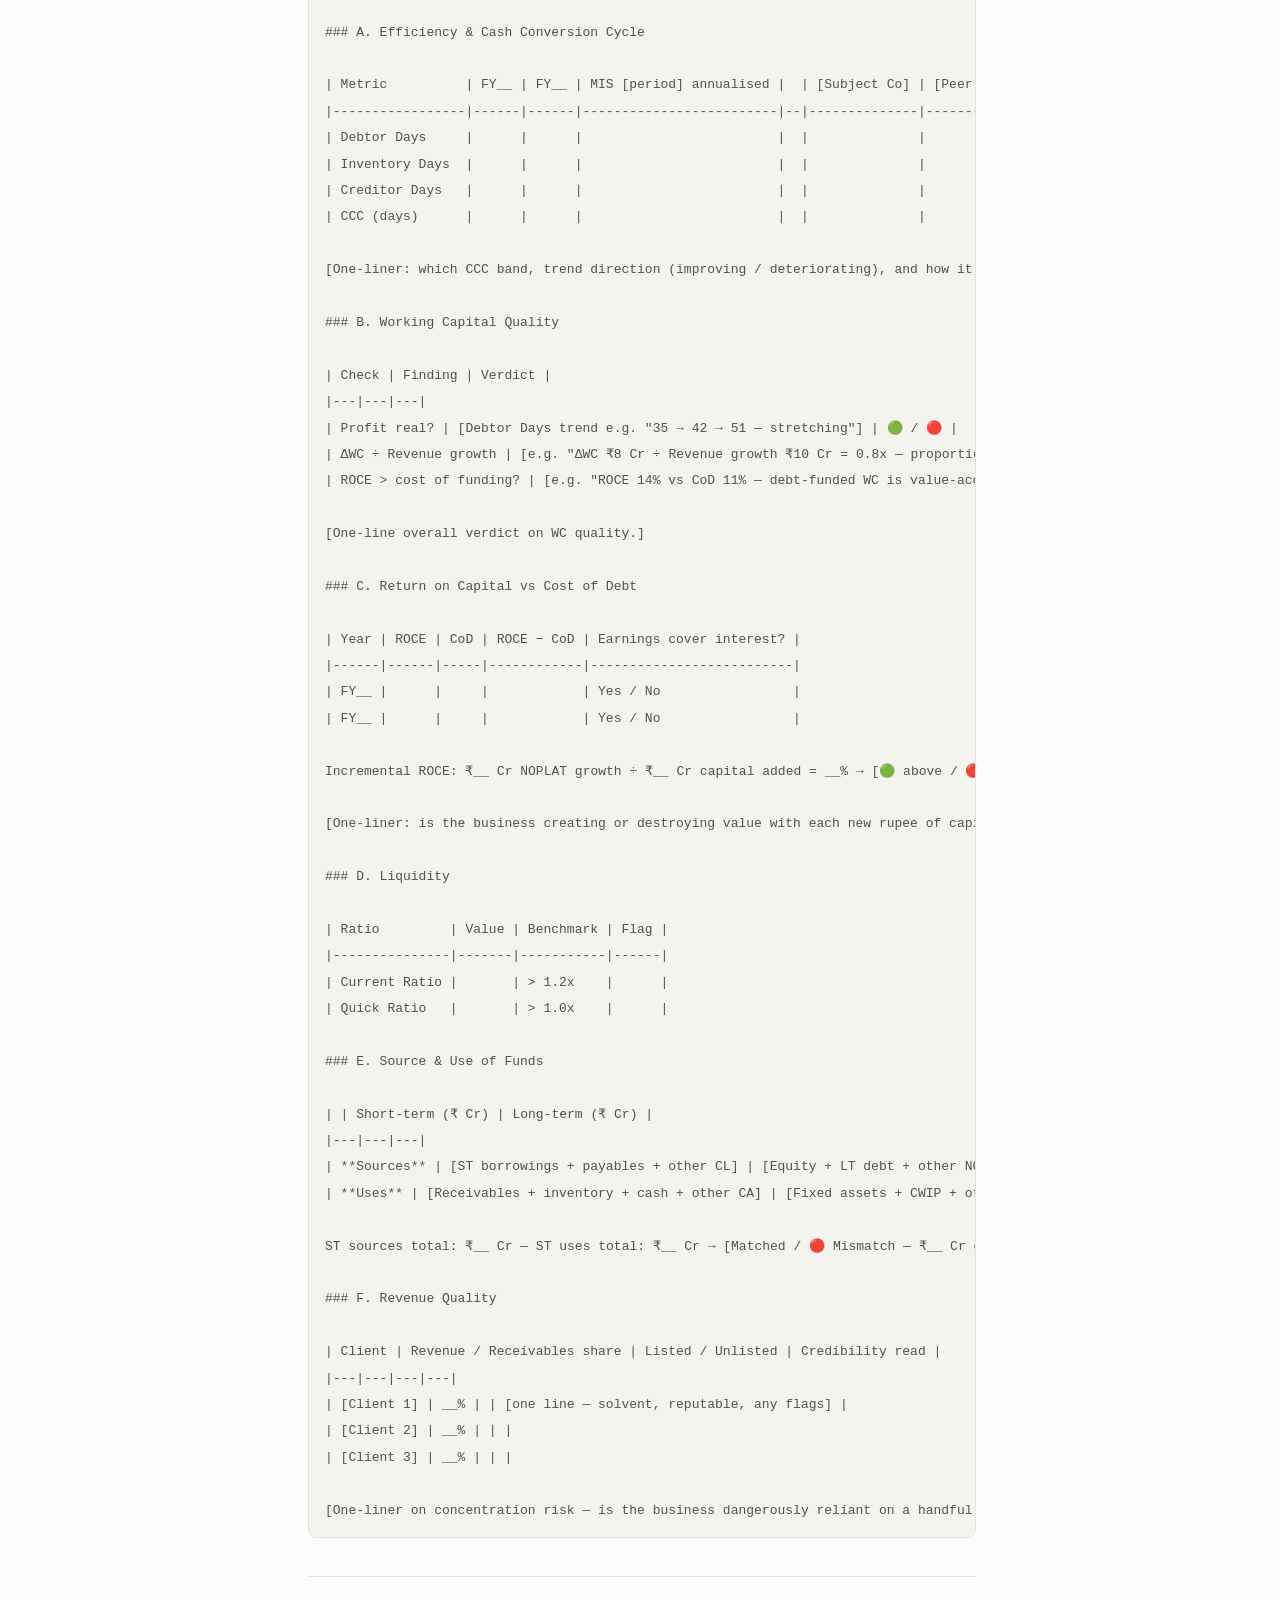
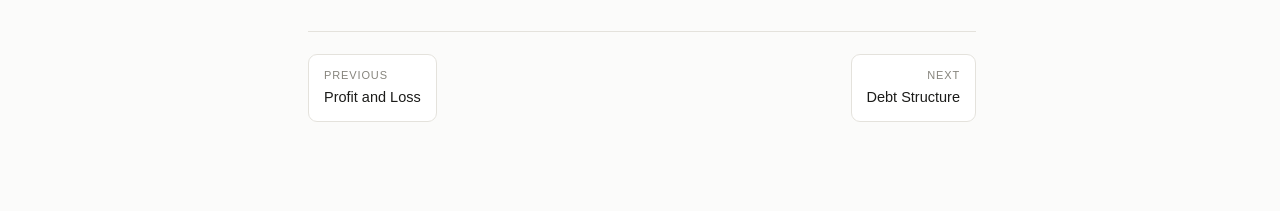
<file: docs/section5-balance-sheet.html>
<!doctype html>
<html lang="en">
<head>
<meta charset="utf-8">
<meta name="viewport" content="width=device-width, initial-scale=1">
<title>Balance Sheet — Nandan Initial Portfolio Screener</title>
<meta name="description" content="Cash conversion cycle, working capital quality, ROCE and liquidity.">
<meta property="og:title" content="Balance Sheet — Nandan Initial Portfolio Screener">
<meta property="og:description" content="Cash conversion cycle, working capital quality, ROCE and liquidity.">
<meta property="og:type" content="article">
<link rel="stylesheet" href="assets/style.css">
<link rel="icon" href="data:image/svg+xml,<svg xmlns='http://www.w3.org/2000/svg' viewBox='0 0 100 100'><text y='.9em' font-size='90'>&#128202;</text></svg>">

</head>
<body>
<div class="topbar">
  <button id="menu" aria-label="Open navigation">Menu</button>
  <span class="t">Nandan Initial Portfolio Screener</span>
</div>
<div class="shell">
  <aside class="side">
    <a class="brand" href="index.html">
      <span class="mark">Nandan Initial<br>Portfolio Screener</span>
      <span class="sub">Screening framework reference</span>
    </a>
    <input id="filter" class="filter" type="search" placeholder="Filter sections" aria-label="Filter sections">
    <nav class="navgroup"><h2>Framework</h2><ul>
<li><a href="section0-overview.html"><span class="kicker">Section 0</span>Company Overview</a></li>
<li><a href="section1-rejection.html"><span class="kicker">Section 1</span>Preliminary Rejection</a></li>
<li><a href="section2-screening.html"><span class="kicker">Section 2</span>Initial Screening</a></li>
<li><a href="section3-cashflow.html"><span class="kicker">Section 3</span>Cash Flow</a></li>
<li><a href="section4-pl.html"><span class="kicker">Section 4</span>Profit and Loss</a></li>
<li><a href="section5-balance-sheet.html" class="on"><span class="kicker">Section 5</span>Balance Sheet</a></li>
<li><a href="section6-debt.html"><span class="kicker">Section 6</span>Debt Structure</a></li>
</ul></nav>
<nav class="navgroup"><h2>Process</h2><ul>
<li><a href="template-integration.html"><span class="kicker">Process</span>Template Integration</a></li>
</ul></nav>
<nav class="navgroup"><h2>Output</h2><ul>
<li><a href="output-template.html"><span class="kicker">Output</span>Report Template and House Style</a></li>
</ul></nav>
    <div class="sidefoot">
      <button id="theme" type="button">Dark mode</button>
      <a href="https://github.com/Devanshindian/initial-portfolio-screener">Source on GitHub</a>
    </div>
  </aside>
  <main class="main">
    
    <div class="wrap">
      <div class="doc">
        <article>
          <header class="pagehead">
            <div class="kicker">Section 5</div>
            <h1>Section 5 — Balance Sheet Analysis</h1>
            <p>Cash conversion cycle, working capital quality, ROCE and liquidity.</p>
            <div class="meta">
              <span><code>references/section5-balance-sheet.md</code></span>
              <span>9 min read</span>
              <span><a href="https://github.com/Devanshindian/initial-portfolio-screener/blob/main/nandan-screener/references/section5-balance-sheet.md">View raw markdown</a></span>
            </div>
          </header>
          <div class="md">
<h1 id="section-5-balance-sheet-analysis">Section 5 — Balance Sheet Analysis<a class="headerlink" href="#section-5-balance-sheet-analysis" title="Permanent link">#</a></h1>
<p>The balance sheet tells you how the business is funded and how efficiently capital is used — and whether short-term money is being stretched to cover long-term assets.</p>
<hr />
<h2 id="source-period-rule">Source &amp; Period Rule<a class="headerlink" href="#source-period-rule" title="Permanent link">#</a></h2>
<ul>
<li><strong>All balance sheet and P&amp;L data</strong> — <code>companies/[company_name]/Financial_Appraisal_[company_name].xlsx</code>, sheet <code>Info and Adjustments</code></li>
<li><strong>Debtor Days, Inventory Days, Creditor Days, ROCE, Current Ratio, Quick Ratio</strong> — <code>Operating Ratios</code> sheet (rows cited below); pull as-is but apply the period factor</li>
<li><strong>D/TNW</strong> — use Section 2's figure from <code>companies/[company_name]/dtnw_granularities.md</code>, not the Operating Ratios sheet</li>
</ul>
<p><strong>Period factor:</strong> the Operating Ratios sheet ships hardcoded to a 9-month fill (275 days, ×4/3). You need to correct this in the <strong>Operating Ratios sheet only</strong> — do not change anything in the <code>Info and Adjustments</code> sheet or the Excel template structure.</p>
<ul>
<li><strong>Days in period</strong> = <code>365 × (Row 7 months ÷ 12)</code> → 365 for a full 12M year, ~274 for a 9M MIS</li>
<li><strong>Annualisation factor</strong> = <code>12 ÷ Row 7 months</code> → ×1 for 12M, ×12/9 for 9M</li>
</ul>
<p>Apply per column in the Operating Ratios sheet. Audited years are fine at 365; only a partial MIS column needs adjustment.</p>
<hr />
<h2 id="step-1-efficiency-ratios-cash-conversion-cycle">Step 1 — Efficiency Ratios &amp; Cash Conversion Cycle<a class="headerlink" href="#step-1-efficiency-ratios-cash-conversion-cycle" title="Permanent link">#</a></h2>
<p>Pull from the <code>Operating Ratios</code> sheet for the <strong>latest year only</strong> (period factor applied):</p>
<ul>
<li><strong>Debtor Days</strong> = Row 19</li>
<li><strong>Inventory Days</strong> = Row 20</li>
<li><strong>Creditor Days</strong> = Row 21</li>
</ul>
<p><strong>If the latest period is less than 12 months</strong> (check Row 7), the sheet's days figures are for that partial period — annualise them before using:</p>
<pre><code>Annualised Debtor Days    = Sheet Debtor Days    × (12 ÷ Row 7 months)
Annualised Inventory Days = Sheet Inventory Days × (12 ÷ Row 7 months)
Annualised Creditor Days  = Sheet Creditor Days  × (12 ÷ Row 7 months)
</code></pre>
<p><em>Example: Sheet shows Debtor Days = 90 for a 9M MIS → Annualised = 90 × (12/9) = 120 days.</em></p>
<p>Use the annualised figures for all calculations below.</p>
<p><strong>CCC</strong> = Annualised Debtor Days + Annualised Inventory Days − Annualised Creditor Days</p>
<div class="tablewrap"><table>
<thead>
<tr>
<th>CCC</th>
<th>Reading</th>
</tr>
</thead>
<tbody>
<tr>
<td>&lt; 0 days</td>
<td>Funded by suppliers — excellent</td>
</tr>
<tr>
<td>0–60 days</td>
<td>Healthy</td>
</tr>
<tr>
<td>60–90 days</td>
<td>Watch — will need WC funding as it grows</td>
</tr>
<tr>
<td>&gt; 90 days</td>
<td>🔴 Red — every rupee of revenue growth needs a cash injection</td>
</tr>
<tr>
<td>&gt; 120 days</td>
<td>Structural WC problem — growth is cash-destructive</td>
</tr>
</tbody>
</table></div>
<p><strong>Trend observation:</strong> before moving to industry context, note the direction of each metric — is Debtor Days rising, falling, or stable? Same for Inventory Days and Creditor Days. A rising CCC year-on-year is a working capital deterioration signal even if the absolute level looks acceptable. (The full multi-year trend is built in Step 2 — flag here if the latest year shows a notable move.)</p>
<p><strong>Industry context:</strong> web-search 2–3 top public companies in the same industry. For each, compute Debtor Days, Inventory Days, Creditor Days, and CCC from their published financials. This feeds directly into the output table — the subject company and peers sit side by side.</p>
<hr />
<h2 id="step-2-working-capital-quality">Step 2 — Working Capital Quality<a class="headerlink" href="#step-2-working-capital-quality" title="Permanent link">#</a></h2>
<p>First build a multi-year table using the annualised latest year from Step 1, and the prior audited years directly from the <code>Operating Ratios</code> sheet (those are already full-year figures — no annualisation needed):</p>
<div class="tablewrap"><table>
<thead>
<tr>
<th>Metric</th>
<th>FY__</th>
<th>FY__</th>
<th>MIS [period] annualised</th>
</tr>
</thead>
<tbody>
<tr>
<td>Debtor Days</td>
<td></td>
<td></td>
<td></td>
</tr>
<tr>
<td>Inventory Days</td>
<td></td>
<td></td>
<td></td>
</tr>
<tr>
<td>Creditor Days</td>
<td></td>
<td></td>
<td></td>
</tr>
<tr>
<td>CCC (days)</td>
<td></td>
<td></td>
<td></td>
</tr>
</tbody>
</table></div>
<p>Use this table as the basis for the three quality checks below.</p>
<h3 id="is-the-profit-real">Is the profit real?<a class="headerlink" href="#is-the-profit-real" title="Permanent link">#</a></h3>
<p>Are Debtor Days and Inventory Days stable or improving year-on-year, or are they stretching (e.g. 30 → 45 → 60)? Stretching means the company may be booking revenue it cannot collect — profit is then suspect. Resolve this before trusting the P&amp;L.</p>
<h3 id="is-negative-ocf-explained-by-growth">Is negative OCF explained by growth?<a class="headerlink" href="#is-negative-ocf-explained-by-growth" title="Permanent link">#</a></h3>
<p>Compute <strong>Change in Working Capital</strong> from <code>Financial_Appraisal_[company_name].xlsx</code> for the latest two years whose cash flows are available:</p>
<pre><code>ΔWC = Row 126 (Increase in Inventories)
    + Row 127 (Increase in Debtors)
    − Row 131 (Increase in Trade Payables)
</code></pre>
<p>These are already signed as cash impacts in the template — just apply the formula above.</p>
<p>Then compute: <strong>ΔWC ÷ Revenue Growth</strong></p>
<div class="tablewrap"><table>
<thead>
<tr>
<th>Ratio</th>
<th>What it means</th>
</tr>
</thead>
<tbody>
<tr>
<td>&lt; 0.5x</td>
<td>WC very efficient — excellent signal</td>
</tr>
<tr>
<td>0.5x–1.0x</td>
<td>WC rising proportionally with revenue — normal</td>
</tr>
<tr>
<td>&gt; 1.0x</td>
<td>WC rising faster than revenue — collections deteriorating or inventory bloating</td>
</tr>
<tr>
<td>&gt; 1.5x</td>
<td>🔴 Serious — disproportionate cash needed just to grow</td>
</tr>
</tbody>
</table></div>
<p><em>Example: Revenue grew ₹10 Cr, ΔWC = ₹8 Cr → ratio = 0.8x (proportional, acceptable). If ΔWC = ₹18 Cr → ratio = 1.8x (WC hunger outpacing growth — flag it).</em></p>
<h3 id="roce-vs-cost-of-wc-funding">ROCE vs cost of WC funding<a class="headerlink" href="#roce-vs-cost-of-wc-funding" title="Permanent link">#</a></h3>
<p>Use the latest available period — MIS or audited, whichever is most recent — even if it is a partial year. ROCE and CoD are computed fully in Step 4; the question here is simply whether ROCE exceeds the cost of the working capital funding. If yes, debt-funded WC is value-accretive. If not, borrowing to fund WC destroys value.</p>
<p><strong>One-line test:</strong> negative OCF is acceptable <em>only if</em> (a) profit is real, (b) ΔWC ÷ revenue growth is proportional, and (c) ROCE &gt; cost of the funding raised.</p>
<p><strong>Red flag:</strong> OCF persistently negative in a mature (not high-growth) company → the model itself is cash-destructive. Structural, not cyclical — be cautious.</p>
<hr />
<h2 id="step-3-revenue-quality-top-client-concentration">Step 3 — Revenue Quality (top-client concentration)<a class="headerlink" href="#step-3-revenue-quality-top-client-concentration" title="Permanent link">#</a></h2>
<p><strong>Sources (in order):</strong></p>
<ol>
<li>Customer-wise revenue sheet if provided in the company folder</li>
<li>Debtor ageing from <code>companies/[company_name]/section2_output.md</code> Annexure B — largest outstanding balances proxy for the biggest clients</li>
<li>If neither is available, web-search the company for named clients or disclosed customer relationships</li>
</ol>
<p><strong>Web-search each named client</strong> for quality and credibility: are they solvent, reputable, publicly known, likely to pay? Note whether they are listed/unlisted, their scale, and any adverse news. Flag concentration — a handful of clients making up a large share of revenue or receivables is a collectability and continuity risk.</p>
<hr />
<h2 id="step-4-return-on-capital-vs-cost-of-capital">Step 4 — Return on Capital vs Cost of Capital<a class="headerlink" href="#step-4-return-on-capital-vs-cost-of-capital" title="Permanent link">#</a></h2>
<p><strong>ROCE</strong> = pull from <code>Operating Ratios</code> sheet <strong>Row 13</strong> — already calculated; do not recompute the headline.</p>
<p><strong>Cost of Debt (CoD)</strong> = Row 23 (Finance costs, annualised if partial period) ÷ prior-year total debt (prior column Row 57 + Row 62). Compute for each year with reliable financials.</p>
<p><strong>Four stages — identify which the company is in:</strong></p>
<div class="tablewrap"><table>
<thead>
<tr>
<th>Stage</th>
<th>Condition</th>
<th>What it means</th>
</tr>
</thead>
<tbody>
<tr>
<td>1</td>
<td>ROCE &gt; CoD</td>
<td>Capital earns more than debt costs — ROE amplified. Healthy.</td>
</tr>
<tr>
<td>2</td>
<td>ROCE = CoD</td>
<td>Debt is neutral — ROE = ROCE</td>
</tr>
<tr>
<td>3</td>
<td>ROCE &lt; CoD, but earnings still cover interest</td>
<td>ROE &lt; ROCE — equity returns dragged down, but equity is not being destroyed</td>
</tr>
<tr>
<td>4</td>
<td>ROCE &lt; CoD and earnings can't cover interest</td>
<td>🔴 Destroying equity value — interest shortfall compounds, company eventually borrows to service existing debt</td>
</tr>
</tbody>
</table></div>
<p><strong>The line that matters is Stage 3 vs Stage 4</strong> — can earnings cover interest? Flag Stage 4 prominently.</p>
<h3 id="incremental-roce-vs-cost-of-debt">Incremental ROCE vs Cost of Debt<a class="headerlink" href="#incremental-roce-vs-cost-of-debt" title="Permanent link">#</a></h3>
<p>Compute from <code>Financial_Appraisal_[company_name].xlsx</code> for the latest year with available data:</p>
<ul>
<li><strong>NOPLAT</strong> = EBIT × (1 − effective tax rate)</li>
<li>EBIT = Row 29 (PBT) + Row 23 (Finance costs)</li>
<li>Effective tax rate = Row 32 (Total Tax) ÷ Row 29 (PBT)</li>
<li><strong>Capital Employed</strong> = Equity (Rows 51+52+53+54+55) + LT Debt (Row 57) + ST Debt (Row 62)</li>
<li><strong>Incremental NOPLAT</strong> = this year's NOPLAT − last year's</li>
<li><strong>Incremental Capital</strong> = this year's Capital Employed − last year's</li>
<li><strong>Incremental ROCE</strong> = Incremental NOPLAT ÷ Incremental Capital</li>
</ul>
<p>🟢 if Incremental ROCE &gt; CoD — the next rupee of capital (including Nandan's debt) is deployed productively.
🔴 if below — capital is being deployed at a return below its cost.</p>
<hr />
<h2 id="step-5-liquidity-ratios">Step 5 — Liquidity Ratios<a class="headerlink" href="#step-5-liquidity-ratios" title="Permanent link">#</a></h2>
<p>Pull from <code>Operating Ratios</code> sheet — period-insensitive, safe to take as-is:</p>
<ul>
<li><strong>Current Ratio</strong> = Row 16 → benchmark <strong>&gt; 1.2x</strong></li>
<li><strong>Quick Ratio</strong> = Row 17 → benchmark <strong>&gt; 1.0x</strong></li>
</ul>
<p>Flag if either falls below its benchmark.</p>
<hr />
<h2 id="step-6-source-use-of-funds">Step 6 — Source &amp; Use of Funds<a class="headerlink" href="#step-6-source-use-of-funds" title="Permanent link">#</a></h2>
<p>Classify every balance-sheet line as short-term/long-term × source/use:</p>
<div class="tablewrap"><table>
<thead>
<tr>
<th></th>
<th>Short-term</th>
<th>Long-term</th>
</tr>
</thead>
<tbody>
<tr>
<td><strong>Sources</strong></td>
<td>Trade payables (63), ST borrowings (62), other current liabilities incl. customer advances (64), ST provisions (65)</td>
<td>Equity &amp; reserves (51–55), LT borrowings (57), DTL (58), other LT liabilities (59), LT provisions (60)</td>
</tr>
<tr>
<td><strong>Uses</strong></td>
<td>Trade receivables (82), inventory (81), cash (83), other current assets (85), current investments (80), ST loans &amp; advances (84)</td>
<td>Fixed assets / net block (70), intangibles (71), CWIP (72), IAUD (73), non-current investments (75), LT loans (76), other NCA (77)</td>
</tr>
</tbody>
</table></div>
<p><strong>Cardinal rule:</strong> short-term sources must only fund short-term uses; long-term sources may fund anything.</p>
<p><strong>Mismatch check:</strong></p>
<ul>
<li><strong>ST sources</strong> = Row 63 + Row 62 + Row 64 + Row 65</li>
<li><strong>ST uses</strong> = Row 82 + Row 81 + Row 83 + Row 85 + Row 80 + Row 84</li>
<li><strong>If ST sources &gt; ST uses → 🔴 mismatch</strong>: surplus short-term money is financing long-term assets. When the lender calls, the company must liquidate long-term assets or break its operating cycle to repay — it compounds each cycle.</li>
</ul>
<hr />
<h2 id="output">Output<a class="headerlink" href="#output" title="Permanent link">#</a></h2>
<p>Write to <code>companies/[company_name]/section5_output.md</code> using this exact template:</p>
<hr />
<pre><code>## Section 5 — Balance Sheet Analysis

### A. Efficiency &amp; Cash Conversion Cycle

| Metric          | FY__ | FY__ | MIS [period] annualised |  | [Subject Co] | [Peer 1] | [Peer 2] |
|-----------------|------|------|-------------------------|--|--------------|----------|----------|
| Debtor Days     |      |      |                         |  |              |          |          |
| Inventory Days  |      |      |                         |  |              |          |          |
| Creditor Days   |      |      |                         |  |              |          |          |
| CCC (days)      |      |      |                         |  |              |          |          |

[One-liner: which CCC band, trend direction (improving / deteriorating), and how it compares to peers.]

### B. Working Capital Quality

| Check | Finding | Verdict |
|---|---|---|
| Profit real? | [Debtor Days trend e.g. &quot;35 → 42 → 51 — stretching&quot;] | 🟢 / 🔴 |
| ΔWC ÷ Revenue growth | [e.g. &quot;ΔWC ₹8 Cr ÷ Revenue growth ₹10 Cr = 0.8x — proportional&quot;] | 🟢 / 🔴 |
| ROCE &gt; cost of funding? | [e.g. &quot;ROCE 14% vs CoD 11% — debt-funded WC is value-accretive&quot;] | 🟢 / 🔴 |

[One-line overall verdict on WC quality.]

### C. Return on Capital vs Cost of Debt

| Year | ROCE | CoD | ROCE − CoD | Earnings cover interest? |
|------|------|-----|------------|--------------------------|
| FY__ |      |     |            | Yes / No                 |
| FY__ |      |     |            | Yes / No                 |

Incremental ROCE: ₹__ Cr NOPLAT growth ÷ ₹__ Cr capital added = __% → [🟢 above / 🔴 below] CoD of __%

[One-liner: is the business creating or destroying value with each new rupee of capital?]

### D. Liquidity

| Ratio         | Value | Benchmark | Flag |
|---------------|-------|-----------|------|
| Current Ratio |       | &gt; 1.2x    |      |
| Quick Ratio   |       | &gt; 1.0x    |      |

### E. Source &amp; Use of Funds

| | Short-term (₹ Cr) | Long-term (₹ Cr) |
|---|---|---|
| **Sources** | [ST borrowings + payables + other CL] | [Equity + LT debt + other NCL] |
| **Uses** | [Receivables + inventory + cash + other CA] | [Fixed assets + CWIP + other NCA] |

ST sources total: ₹__ Cr — ST uses total: ₹__ Cr → [Matched / 🔴 Mismatch — ₹__ Cr of short-term money funding long-term assets]

### F. Revenue Quality

| Client | Revenue / Receivables share | Listed / Unlisted | Credibility read |
|---|---|---|---|
| [Client 1] | __% | | [one line — solvent, reputable, any flags] |
| [Client 2] | __% | | |
| [Client 3] | __% | | |

[One-liner on concentration risk — is the business dangerously reliant on a handful of clients?]
</code></pre>
<hr />
          </div>
          <nav class="pager"><a class="prev" href="section4-pl.html"><span class="lbl">Previous</span><span class="ttl">Profit and Loss</span></a><a class="next" href="section6-debt.html"><span class="lbl">Next</span><span class="ttl">Debt Structure</span></a></nav>
        </article>
        <aside class="toc">
          <div class="h">On this page</div>
          <div class="toc">
<ul>
<li><a href="#source-period-rule">Source &amp; Period Rule</a></li>
<li><a href="#step-1-efficiency-ratios-cash-conversion-cycle">Step 1 — Efficiency Ratios &amp; Cash Conversion Cycle</a></li>
<li><a href="#step-2-working-capital-quality">Step 2 — Working Capital Quality</a><ul>
<li><a href="#is-the-profit-real">Is the profit real?</a></li>
<li><a href="#is-negative-ocf-explained-by-growth">Is negative OCF explained by growth?</a></li>
<li><a href="#roce-vs-cost-of-wc-funding">ROCE vs cost of WC funding</a></li>
</ul>
</li>
<li><a href="#step-3-revenue-quality-top-client-concentration">Step 3 — Revenue Quality (top-client concentration)</a></li>
<li><a href="#step-4-return-on-capital-vs-cost-of-capital">Step 4 — Return on Capital vs Cost of Capital</a><ul>
<li><a href="#incremental-roce-vs-cost-of-debt">Incremental ROCE vs Cost of Debt</a></li>
</ul>
</li>
<li><a href="#step-5-liquidity-ratios">Step 5 — Liquidity Ratios</a></li>
<li><a href="#step-6-source-use-of-funds">Step 6 — Source &amp; Use of Funds</a></li>
<li><a href="#output">Output</a></li>
</ul>
</div>

        </aside>
      </div>
    </div>

  </main>
</div>
<script>
(function () {
  var root = document.documentElement;
  var saved = null;
  try { saved = localStorage.getItem('nps-theme'); } catch (e) {}
  if (saved) root.setAttribute('data-theme', saved);

  function currentTheme() {
    return root.getAttribute('data-theme') ||
      (window.matchMedia && window.matchMedia('(prefers-color-scheme: dark)').matches ? 'dark' : 'light');
  }
  var toggle = document.getElementById('theme');
  function label() { if (toggle) toggle.textContent = currentTheme() === 'dark' ? 'Light mode' : 'Dark mode'; }
  label();
  if (toggle) toggle.addEventListener('click', function () {
    var next = currentTheme() === 'dark' ? 'light' : 'dark';
    root.setAttribute('data-theme', next);
    try { localStorage.setItem('nps-theme', next); } catch (e) {}
    label();
  });

  // mobile drawer
  var side = document.querySelector('.side');
  var btn = document.getElementById('menu');
  var scrim;
  function close() {
    side.classList.remove('open');
    if (scrim) { scrim.remove(); scrim = null; }
  }
  if (btn) btn.addEventListener('click', function () {
    if (side.classList.contains('open')) return close();
    side.classList.add('open');
    scrim = document.createElement('div');
    scrim.className = 'scrim';
    scrim.addEventListener('click', close);
    document.body.appendChild(scrim);
  });

  // nav filter
  var filter = document.getElementById('filter');
  if (filter) filter.addEventListener('input', function () {
    var q = filter.value.trim().toLowerCase();
    document.querySelectorAll('.navgroup li').forEach(function (li) {
      li.classList.toggle('hide', q !== '' && li.textContent.toLowerCase().indexOf(q) === -1);
    });
    document.querySelectorAll('.navgroup').forEach(function (g) {
      var any = Array.prototype.some.call(g.querySelectorAll('li'), function (li) { return !li.classList.contains('hide'); });
      g.style.display = any ? '' : 'none';
    });
  });

  // active heading in the right rail
  var links = Array.prototype.slice.call(document.querySelectorAll('.toc a'));
  if (links.length) {
    var map = {};
    var targets = [];
    links.forEach(function (a) {
      var el = document.getElementById(decodeURIComponent(a.getAttribute('href').slice(1)));
      if (el) { map[el.id] = a; targets.push(el); }
    });
    var obs = new IntersectionObserver(function (entries) {
      entries.forEach(function (en) {
        if (!en.isIntersecting) return;
        links.forEach(function (a) { a.classList.remove('on'); });
        var a = map[en.target.id];
        if (a) a.classList.add('on');
      });
    }, { rootMargin: '0px 0px -72% 0px', threshold: 0 });
    targets.forEach(function (t) { obs.observe(t); });
  }
})();
</script>
</body>
</html>
</file>
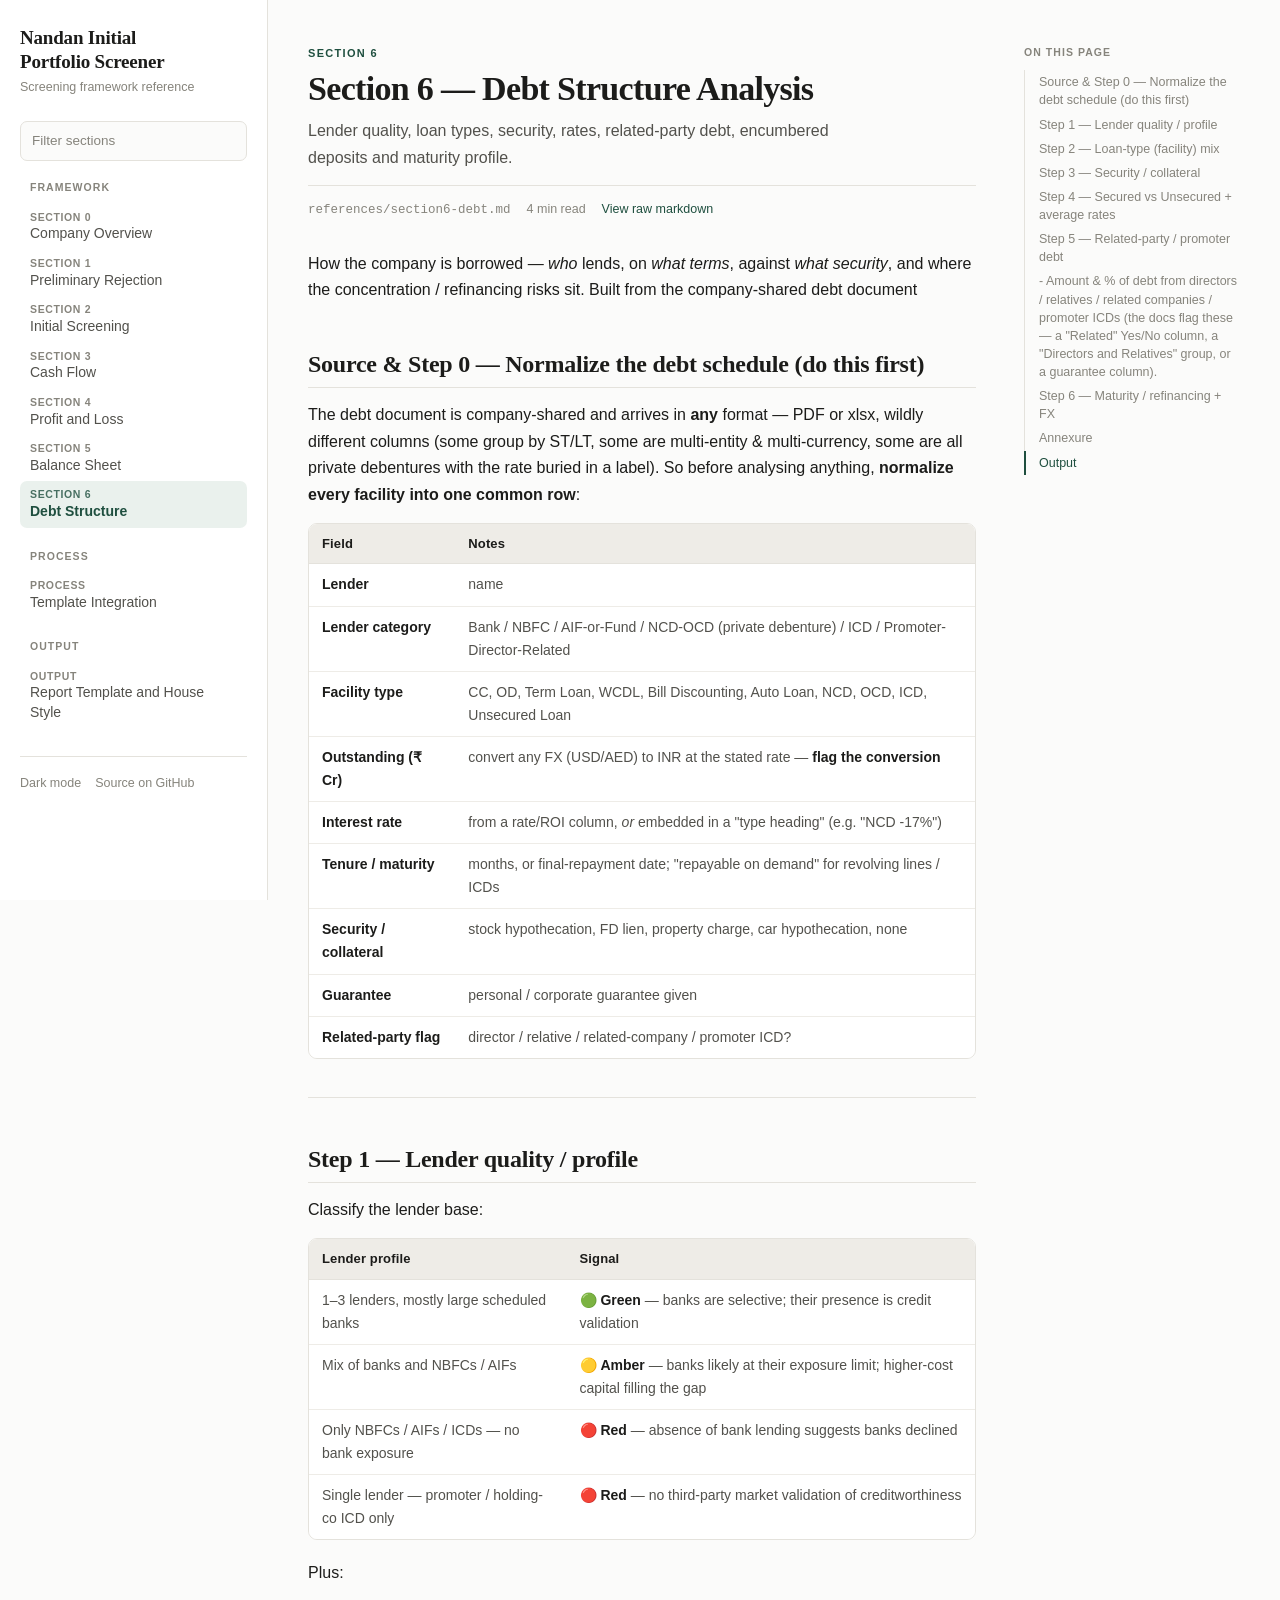
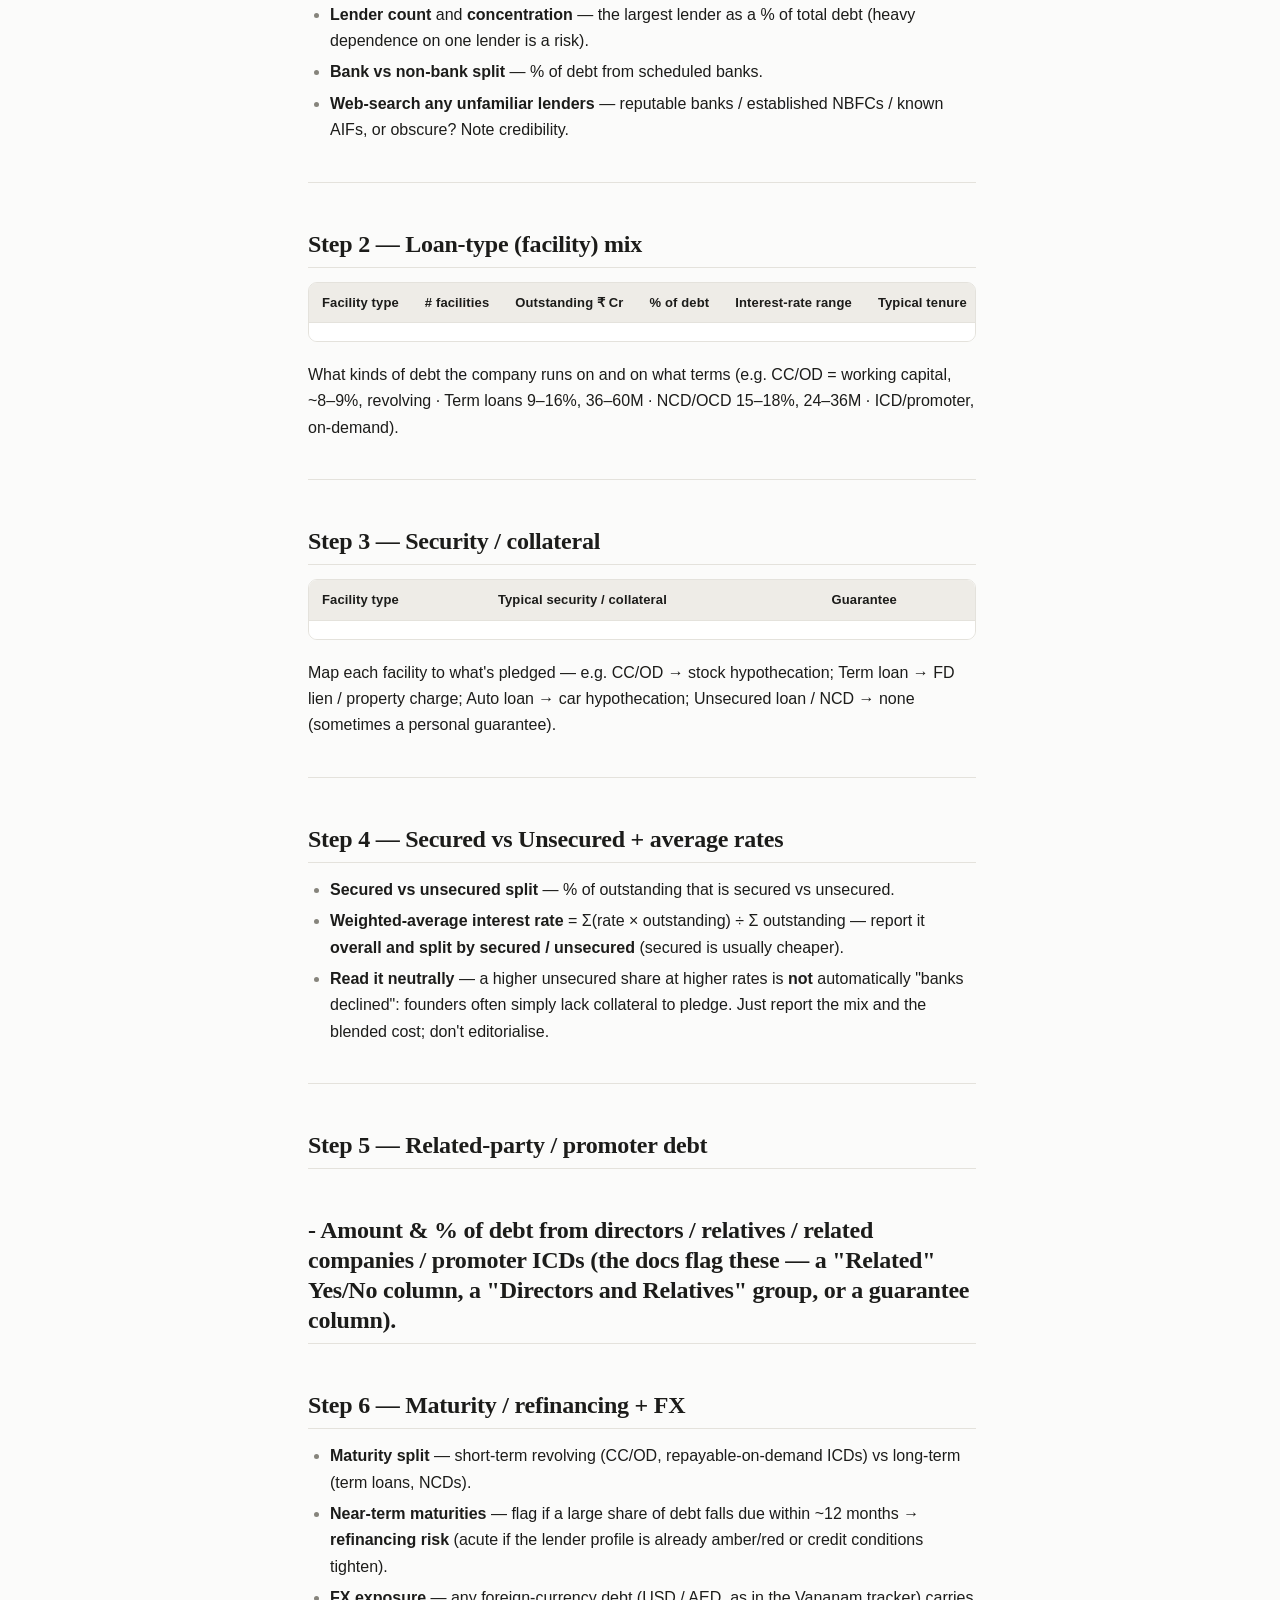
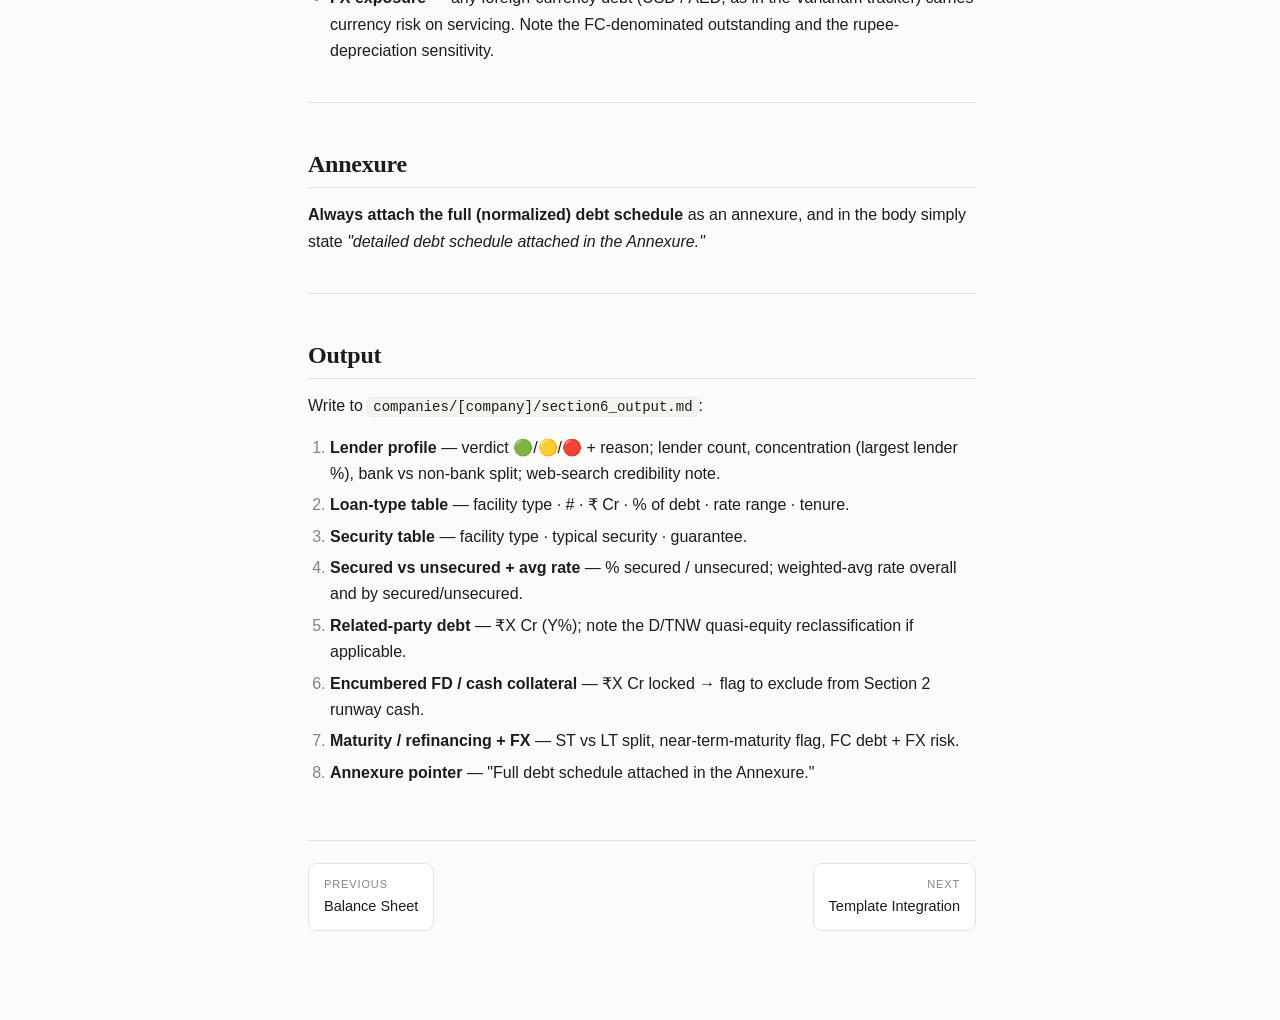
<file: docs/section6-debt.html>
<!doctype html>
<html lang="en">
<head>
<meta charset="utf-8">
<meta name="viewport" content="width=device-width, initial-scale=1">
<title>Debt Structure — Nandan Initial Portfolio Screener</title>
<meta name="description" content="Lender quality, loan types, security, rates, related-party debt, encumbered deposits and maturity profile.">
<meta property="og:title" content="Debt Structure — Nandan Initial Portfolio Screener">
<meta property="og:description" content="Lender quality, loan types, security, rates, related-party debt, encumbered deposits and maturity profile.">
<meta property="og:type" content="article">
<link rel="stylesheet" href="assets/style.css">
<link rel="icon" href="data:image/svg+xml,<svg xmlns='http://www.w3.org/2000/svg' viewBox='0 0 100 100'><text y='.9em' font-size='90'>&#128202;</text></svg>">

</head>
<body>
<div class="topbar">
  <button id="menu" aria-label="Open navigation">Menu</button>
  <span class="t">Nandan Initial Portfolio Screener</span>
</div>
<div class="shell">
  <aside class="side">
    <a class="brand" href="index.html">
      <span class="mark">Nandan Initial<br>Portfolio Screener</span>
      <span class="sub">Screening framework reference</span>
    </a>
    <input id="filter" class="filter" type="search" placeholder="Filter sections" aria-label="Filter sections">
    <nav class="navgroup"><h2>Framework</h2><ul>
<li><a href="section0-overview.html"><span class="kicker">Section 0</span>Company Overview</a></li>
<li><a href="section1-rejection.html"><span class="kicker">Section 1</span>Preliminary Rejection</a></li>
<li><a href="section2-screening.html"><span class="kicker">Section 2</span>Initial Screening</a></li>
<li><a href="section3-cashflow.html"><span class="kicker">Section 3</span>Cash Flow</a></li>
<li><a href="section4-pl.html"><span class="kicker">Section 4</span>Profit and Loss</a></li>
<li><a href="section5-balance-sheet.html"><span class="kicker">Section 5</span>Balance Sheet</a></li>
<li><a href="section6-debt.html" class="on"><span class="kicker">Section 6</span>Debt Structure</a></li>
</ul></nav>
<nav class="navgroup"><h2>Process</h2><ul>
<li><a href="template-integration.html"><span class="kicker">Process</span>Template Integration</a></li>
</ul></nav>
<nav class="navgroup"><h2>Output</h2><ul>
<li><a href="output-template.html"><span class="kicker">Output</span>Report Template and House Style</a></li>
</ul></nav>
    <div class="sidefoot">
      <button id="theme" type="button">Dark mode</button>
      <a href="https://github.com/Devanshindian/initial-portfolio-screener">Source on GitHub</a>
    </div>
  </aside>
  <main class="main">
    
    <div class="wrap">
      <div class="doc">
        <article>
          <header class="pagehead">
            <div class="kicker">Section 6</div>
            <h1>Section 6 — Debt Structure Analysis</h1>
            <p>Lender quality, loan types, security, rates, related-party debt, encumbered deposits and maturity profile.</p>
            <div class="meta">
              <span><code>references/section6-debt.md</code></span>
              <span>4 min read</span>
              <span><a href="https://github.com/Devanshindian/initial-portfolio-screener/blob/main/nandan-screener/references/section6-debt.md">View raw markdown</a></span>
            </div>
          </header>
          <div class="md">
<h1 id="section-6-debt-structure-analysis">Section 6 — Debt Structure Analysis<a class="headerlink" href="#section-6-debt-structure-analysis" title="Permanent link">#</a></h1>
<p>How the company is borrowed — <em>who</em> lends, on <em>what terms</em>, against <em>what security</em>, and where the concentration / refinancing risks sit. Built from the company-shared debt document </p>
<h2 id="source-step-0-normalize-the-debt-schedule-do-this-first">Source &amp; Step 0 — Normalize the debt schedule (do this first)<a class="headerlink" href="#source-step-0-normalize-the-debt-schedule-do-this-first" title="Permanent link">#</a></h2>
<p>The debt document is company-shared and arrives in <strong>any</strong> format — PDF or xlsx, wildly different columns (some group by ST/LT, some are multi-entity &amp; multi-currency, some are all private debentures with the rate buried in a label). So before analysing anything, <strong>normalize every facility into one common row</strong>:</p>
<div class="tablewrap"><table>
<thead>
<tr>
<th>Field</th>
<th>Notes</th>
</tr>
</thead>
<tbody>
<tr>
<td><strong>Lender</strong></td>
<td>name</td>
</tr>
<tr>
<td><strong>Lender category</strong></td>
<td>Bank / NBFC / AIF-or-Fund / NCD-OCD (private debenture) / ICD / Promoter-Director-Related</td>
</tr>
<tr>
<td><strong>Facility type</strong></td>
<td>CC, OD, Term Loan, WCDL, Bill Discounting, Auto Loan, NCD, OCD, ICD, Unsecured Loan</td>
</tr>
<tr>
<td><strong>Outstanding (₹ Cr)</strong></td>
<td>convert any FX (USD/AED) to INR at the stated rate — <strong>flag the conversion</strong></td>
</tr>
<tr>
<td><strong>Interest rate</strong></td>
<td>from a rate/ROI column, <em>or</em> embedded in a "type heading" (e.g. "NCD ‑17%")</td>
</tr>
<tr>
<td><strong>Tenure / maturity</strong></td>
<td>months, or final-repayment date; "repayable on demand" for revolving lines / ICDs</td>
</tr>
<tr>
<td><strong>Security / collateral</strong></td>
<td>stock hypothecation, FD lien, property charge, car hypothecation, none</td>
</tr>
<tr>
<td><strong>Guarantee</strong></td>
<td>personal / corporate guarantee given</td>
</tr>
<tr>
<td><strong>Related-party flag</strong></td>
<td>director / relative / related-company / promoter ICD?</td>
</tr>
</tbody>
</table></div>
<hr />
<h2 id="step-1-lender-quality-profile">Step 1 — Lender quality / profile<a class="headerlink" href="#step-1-lender-quality-profile" title="Permanent link">#</a></h2>
<p>Classify the lender base:</p>
<div class="tablewrap"><table>
<thead>
<tr>
<th>Lender profile</th>
<th>Signal</th>
</tr>
</thead>
<tbody>
<tr>
<td>1–3 lenders, mostly large scheduled banks</td>
<td>🟢 <strong>Green</strong> — banks are selective; their presence is credit validation</td>
</tr>
<tr>
<td>Mix of banks and NBFCs / AIFs</td>
<td>🟡 <strong>Amber</strong> — banks likely at their exposure limit; higher-cost capital filling the gap</td>
</tr>
<tr>
<td>Only NBFCs / AIFs / ICDs — no bank exposure</td>
<td>🔴 <strong>Red</strong> — absence of bank lending suggests banks declined</td>
</tr>
<tr>
<td>Single lender — promoter / holding-co ICD only</td>
<td>🔴 <strong>Red</strong> — no third-party market validation of creditworthiness</td>
</tr>
</tbody>
</table></div>
<p>Plus:</p>
<ul>
<li><strong>Lender count</strong> and <strong>concentration</strong> — the largest lender as a % of total debt (heavy dependence on one lender is a risk).</li>
<li><strong>Bank vs non-bank split</strong> — % of debt from scheduled banks.</li>
<li><strong>Web-search any unfamiliar lenders</strong> — reputable banks / established NBFCs / known AIFs, or obscure? Note credibility.</li>
</ul>
<hr />
<h2 id="step-2-loan-type-facility-mix">Step 2 — Loan-type (facility) mix<a class="headerlink" href="#step-2-loan-type-facility-mix" title="Permanent link">#</a></h2>
<div class="tablewrap"><table>
<thead>
<tr>
<th>Facility type</th>
<th># facilities</th>
<th>Outstanding ₹ Cr</th>
<th>% of debt</th>
<th>Interest-rate range</th>
<th>Typical tenure</th>
</tr>
</thead>
<tbody>
<tr>
<td></td>
<td></td>
<td></td>
<td></td>
<td></td>
<td></td>
</tr>
</tbody>
</table></div>
<p>What kinds of debt the company runs on and on what terms (e.g. CC/OD = working capital, ~8–9%, revolving · Term loans 9–16%, 36–60M · NCD/OCD 15–18%, 24–36M · ICD/promoter, on-demand).</p>
<hr />
<h2 id="step-3-security-collateral">Step 3 — Security / collateral<a class="headerlink" href="#step-3-security-collateral" title="Permanent link">#</a></h2>
<div class="tablewrap"><table>
<thead>
<tr>
<th>Facility type</th>
<th>Typical security / collateral</th>
<th>Guarantee</th>
</tr>
</thead>
<tbody>
<tr>
<td></td>
<td></td>
<td></td>
</tr>
</tbody>
</table></div>
<p>Map each facility to what's pledged — e.g. CC/OD → stock hypothecation; Term loan → FD lien / property charge; Auto loan → car hypothecation; Unsecured loan / NCD → none (sometimes a personal guarantee).</p>
<hr />
<h2 id="step-4-secured-vs-unsecured-average-rates">Step 4 — Secured vs Unsecured + average rates<a class="headerlink" href="#step-4-secured-vs-unsecured-average-rates" title="Permanent link">#</a></h2>
<ul>
<li><strong>Secured vs unsecured split</strong> — % of outstanding that is secured vs unsecured.</li>
<li><strong>Weighted-average interest rate</strong> = Σ(rate × outstanding) ÷ Σ outstanding — report it <strong>overall and split by secured / unsecured</strong> (secured is usually cheaper).</li>
<li><strong>Read it neutrally</strong> — a higher unsecured share at higher rates is <strong>not</strong> automatically "banks declined": founders often simply lack collateral to pledge. Just report the mix and the blended cost; don't editorialise.</li>
</ul>
<hr />
<h2 id="step-5-related-party-promoter-debt">Step 5 — Related-party / promoter debt<a class="headerlink" href="#step-5-related-party-promoter-debt" title="Permanent link">#</a></h2>
<h2 id="-amount-of-debt-from-directors-relatives-related-companies-promoter-icds-the-docs-flag-these-a-related-yesno-column-a-directors-and-relatives-group-or-a-guarantee-column">- Amount &amp; % of debt from <strong>directors / relatives / related companies / promoter ICDs</strong> (the docs flag these — a "Related" Yes/No column, a "Directors and Relatives" group, or a guarantee column).<a class="headerlink" href="#-amount-of-debt-from-directors-relatives-related-companies-promoter-icds-the-docs-flag-these-a-related-yesno-column-a-directors-and-relatives-group-or-a-guarantee-column" title="Permanent link">#</a></h2>
<h2 id="step-6-maturity-refinancing-fx">Step 6 — Maturity / refinancing + FX<a class="headerlink" href="#step-6-maturity-refinancing-fx" title="Permanent link">#</a></h2>
<ul>
<li><strong>Maturity split</strong> — short-term revolving (CC/OD, repayable-on-demand ICDs) vs long-term (term loans, NCDs).</li>
<li><strong>Near-term maturities</strong> — flag if a large share of debt falls due within ~12 months → <strong>refinancing risk</strong> (acute if the lender profile is already amber/red or credit conditions tighten).</li>
<li><strong>FX exposure</strong> — any foreign-currency debt (USD / AED, as in the Vananam tracker) carries currency risk on servicing. Note the FC-denominated outstanding and the rupee-depreciation sensitivity.</li>
</ul>
<hr />
<h2 id="annexure">Annexure<a class="headerlink" href="#annexure" title="Permanent link">#</a></h2>
<p><strong>Always attach the full (normalized) debt schedule</strong> as an annexure, and in the body simply state <em>"detailed debt schedule attached in the Annexure."</em></p>
<hr />
<h2 id="output">Output<a class="headerlink" href="#output" title="Permanent link">#</a></h2>
<p>Write to <code>companies/[company]/section6_output.md</code>:</p>
<ol>
<li><strong>Lender profile</strong> — verdict 🟢/🟡/🔴 + reason; lender count, concentration (largest lender %), bank vs non-bank split; web-search credibility note.</li>
<li><strong>Loan-type table</strong> — facility type · # · ₹ Cr · % of debt · rate range · tenure.</li>
<li><strong>Security table</strong> — facility type · typical security · guarantee.</li>
<li><strong>Secured vs unsecured + avg rate</strong> — % secured / unsecured; weighted-avg rate overall and by secured/unsecured.</li>
<li><strong>Related-party debt</strong> — ₹X Cr (Y%); note the D/TNW quasi-equity reclassification if applicable.</li>
<li><strong>Encumbered FD / cash collateral</strong> — ₹X Cr locked → flag to exclude from Section 2 runway cash.</li>
<li><strong>Maturity / refinancing + FX</strong> — ST vs LT split, near-term-maturity flag, FC debt + FX risk.</li>
<li><strong>Annexure pointer</strong> — "Full debt schedule attached in the Annexure."</li>
</ol>
          </div>
          <nav class="pager"><a class="prev" href="section5-balance-sheet.html"><span class="lbl">Previous</span><span class="ttl">Balance Sheet</span></a><a class="next" href="template-integration.html"><span class="lbl">Next</span><span class="ttl">Template Integration</span></a></nav>
        </article>
        <aside class="toc">
          <div class="h">On this page</div>
          <div class="toc">
<ul>
<li><a href="#source-step-0-normalize-the-debt-schedule-do-this-first">Source &amp; Step 0 — Normalize the debt schedule (do this first)</a></li>
<li><a href="#step-1-lender-quality-profile">Step 1 — Lender quality / profile</a></li>
<li><a href="#step-2-loan-type-facility-mix">Step 2 — Loan-type (facility) mix</a></li>
<li><a href="#step-3-security-collateral">Step 3 — Security / collateral</a></li>
<li><a href="#step-4-secured-vs-unsecured-average-rates">Step 4 — Secured vs Unsecured + average rates</a></li>
<li><a href="#step-5-related-party-promoter-debt">Step 5 — Related-party / promoter debt</a></li>
<li><a href="#-amount-of-debt-from-directors-relatives-related-companies-promoter-icds-the-docs-flag-these-a-related-yesno-column-a-directors-and-relatives-group-or-a-guarantee-column">- Amount &amp; % of debt from directors / relatives / related companies / promoter ICDs (the docs flag these — a "Related" Yes/No column, a "Directors and Relatives" group, or a guarantee column).</a></li>
<li><a href="#step-6-maturity-refinancing-fx">Step 6 — Maturity / refinancing + FX</a></li>
<li><a href="#annexure">Annexure</a></li>
<li><a href="#output">Output</a></li>
</ul>
</div>

        </aside>
      </div>
    </div>

  </main>
</div>
<script>
(function () {
  var root = document.documentElement;
  var saved = null;
  try { saved = localStorage.getItem('nps-theme'); } catch (e) {}
  if (saved) root.setAttribute('data-theme', saved);

  function currentTheme() {
    return root.getAttribute('data-theme') ||
      (window.matchMedia && window.matchMedia('(prefers-color-scheme: dark)').matches ? 'dark' : 'light');
  }
  var toggle = document.getElementById('theme');
  function label() { if (toggle) toggle.textContent = currentTheme() === 'dark' ? 'Light mode' : 'Dark mode'; }
  label();
  if (toggle) toggle.addEventListener('click', function () {
    var next = currentTheme() === 'dark' ? 'light' : 'dark';
    root.setAttribute('data-theme', next);
    try { localStorage.setItem('nps-theme', next); } catch (e) {}
    label();
  });

  // mobile drawer
  var side = document.querySelector('.side');
  var btn = document.getElementById('menu');
  var scrim;
  function close() {
    side.classList.remove('open');
    if (scrim) { scrim.remove(); scrim = null; }
  }
  if (btn) btn.addEventListener('click', function () {
    if (side.classList.contains('open')) return close();
    side.classList.add('open');
    scrim = document.createElement('div');
    scrim.className = 'scrim';
    scrim.addEventListener('click', close);
    document.body.appendChild(scrim);
  });

  // nav filter
  var filter = document.getElementById('filter');
  if (filter) filter.addEventListener('input', function () {
    var q = filter.value.trim().toLowerCase();
    document.querySelectorAll('.navgroup li').forEach(function (li) {
      li.classList.toggle('hide', q !== '' && li.textContent.toLowerCase().indexOf(q) === -1);
    });
    document.querySelectorAll('.navgroup').forEach(function (g) {
      var any = Array.prototype.some.call(g.querySelectorAll('li'), function (li) { return !li.classList.contains('hide'); });
      g.style.display = any ? '' : 'none';
    });
  });

  // active heading in the right rail
  var links = Array.prototype.slice.call(document.querySelectorAll('.toc a'));
  if (links.length) {
    var map = {};
    var targets = [];
    links.forEach(function (a) {
      var el = document.getElementById(decodeURIComponent(a.getAttribute('href').slice(1)));
      if (el) { map[el.id] = a; targets.push(el); }
    });
    var obs = new IntersectionObserver(function (entries) {
      entries.forEach(function (en) {
        if (!en.isIntersecting) return;
        links.forEach(function (a) { a.classList.remove('on'); });
        var a = map[en.target.id];
        if (a) a.classList.add('on');
      });
    }, { rootMargin: '0px 0px -72% 0px', threshold: 0 });
    targets.forEach(function (t) { obs.observe(t); });
  }
})();
</script>
</body>
</html>
</file>
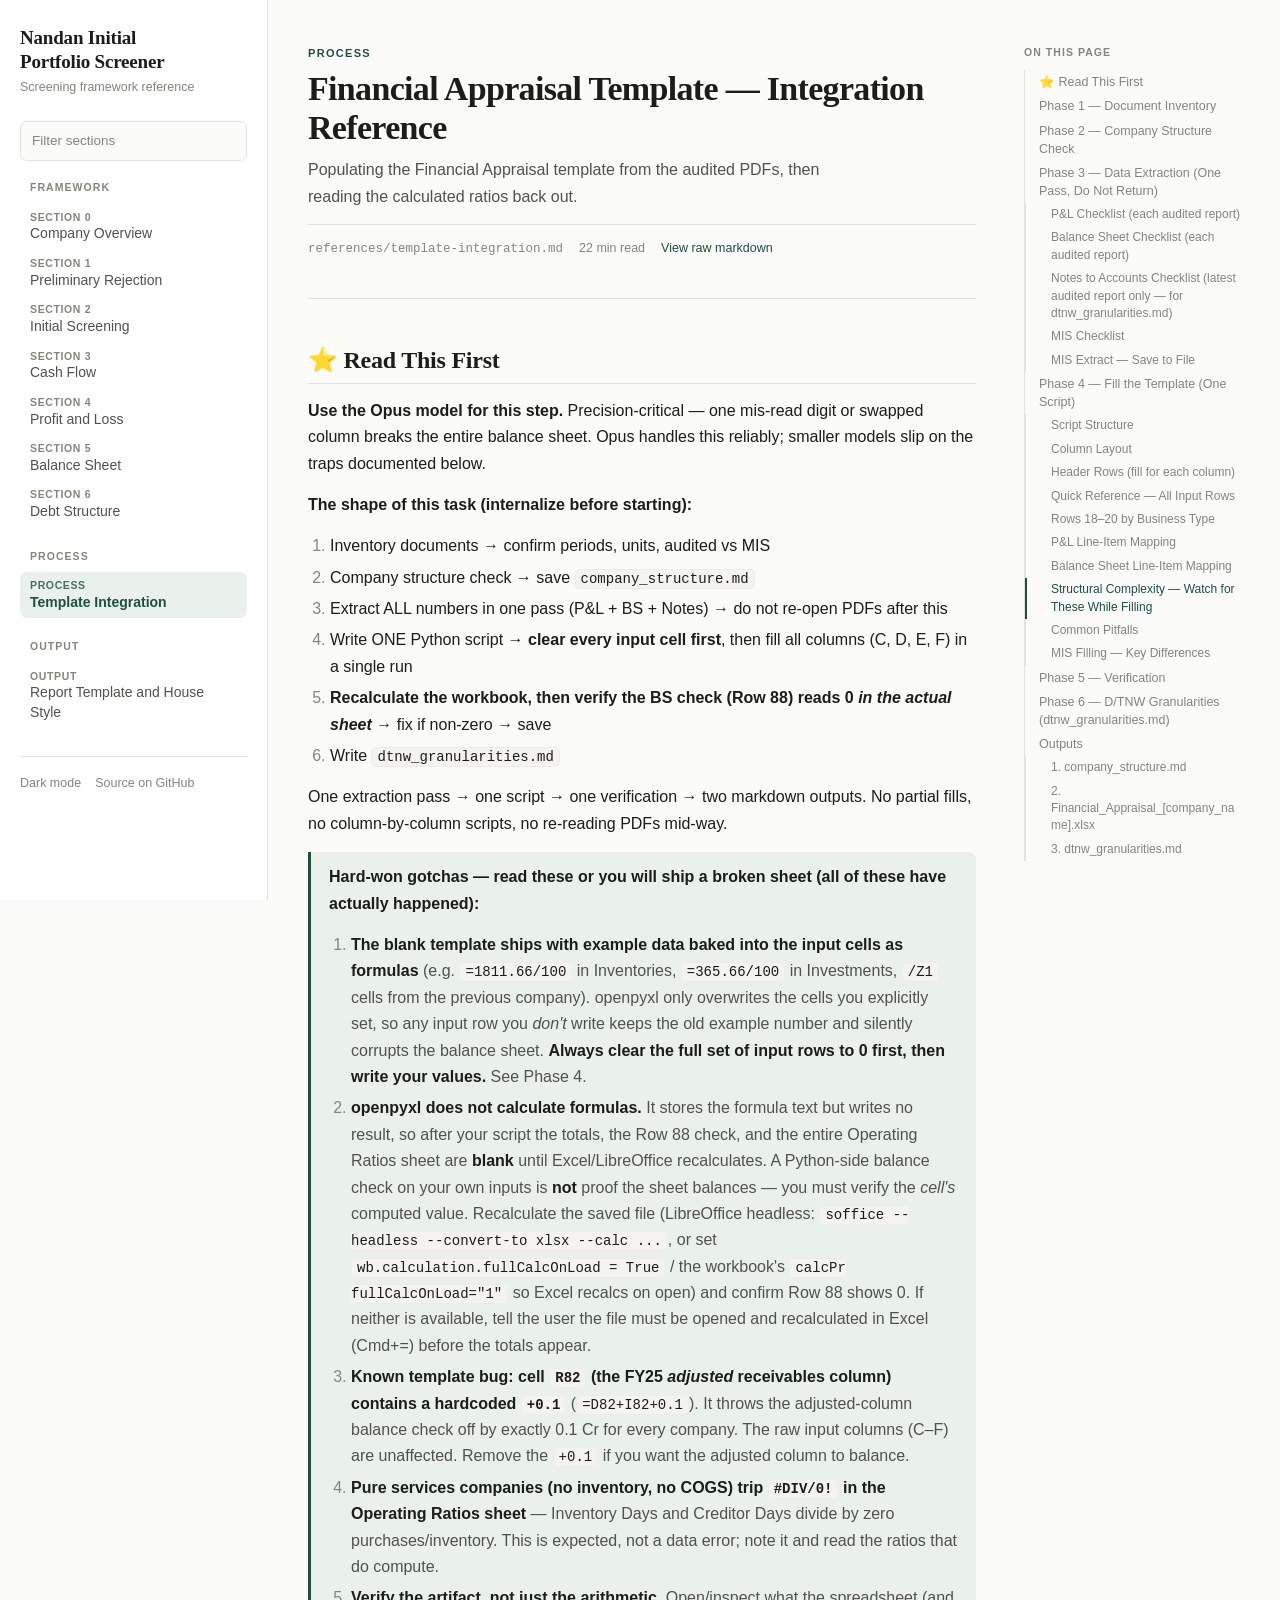
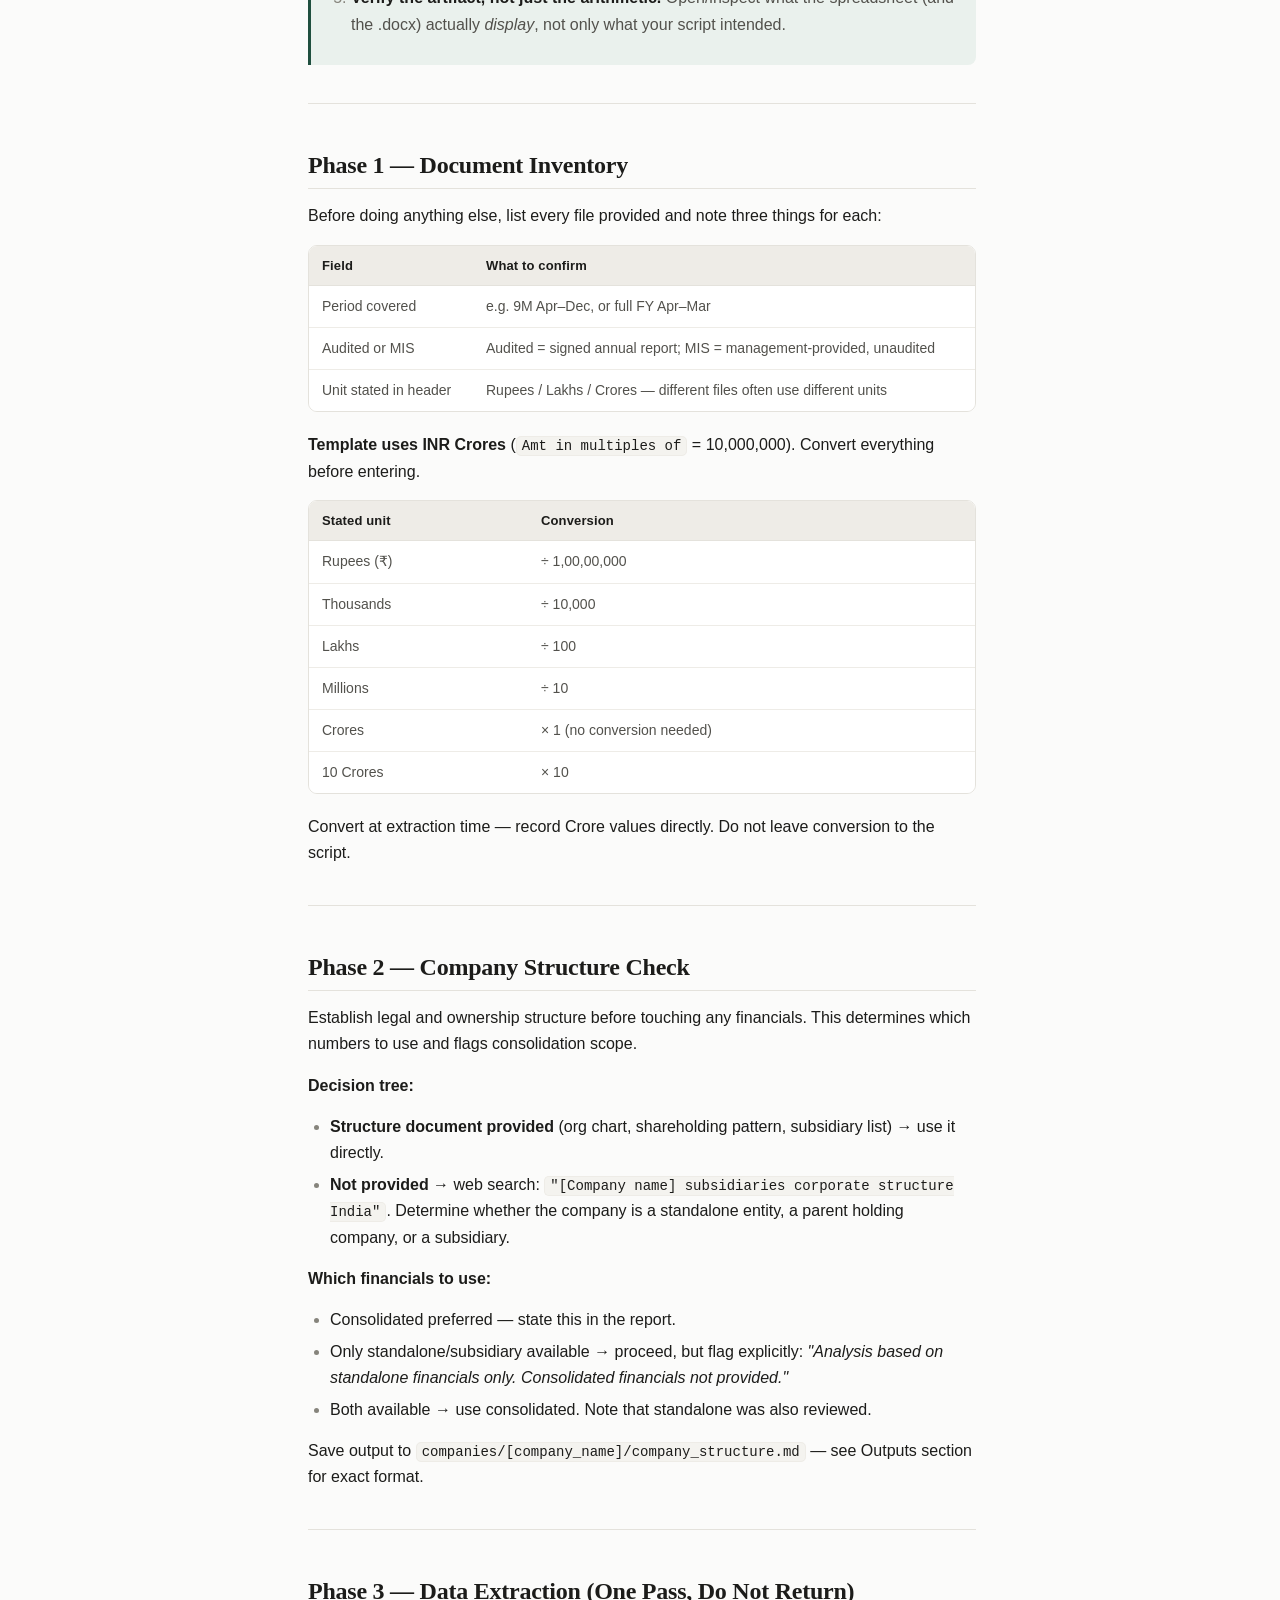
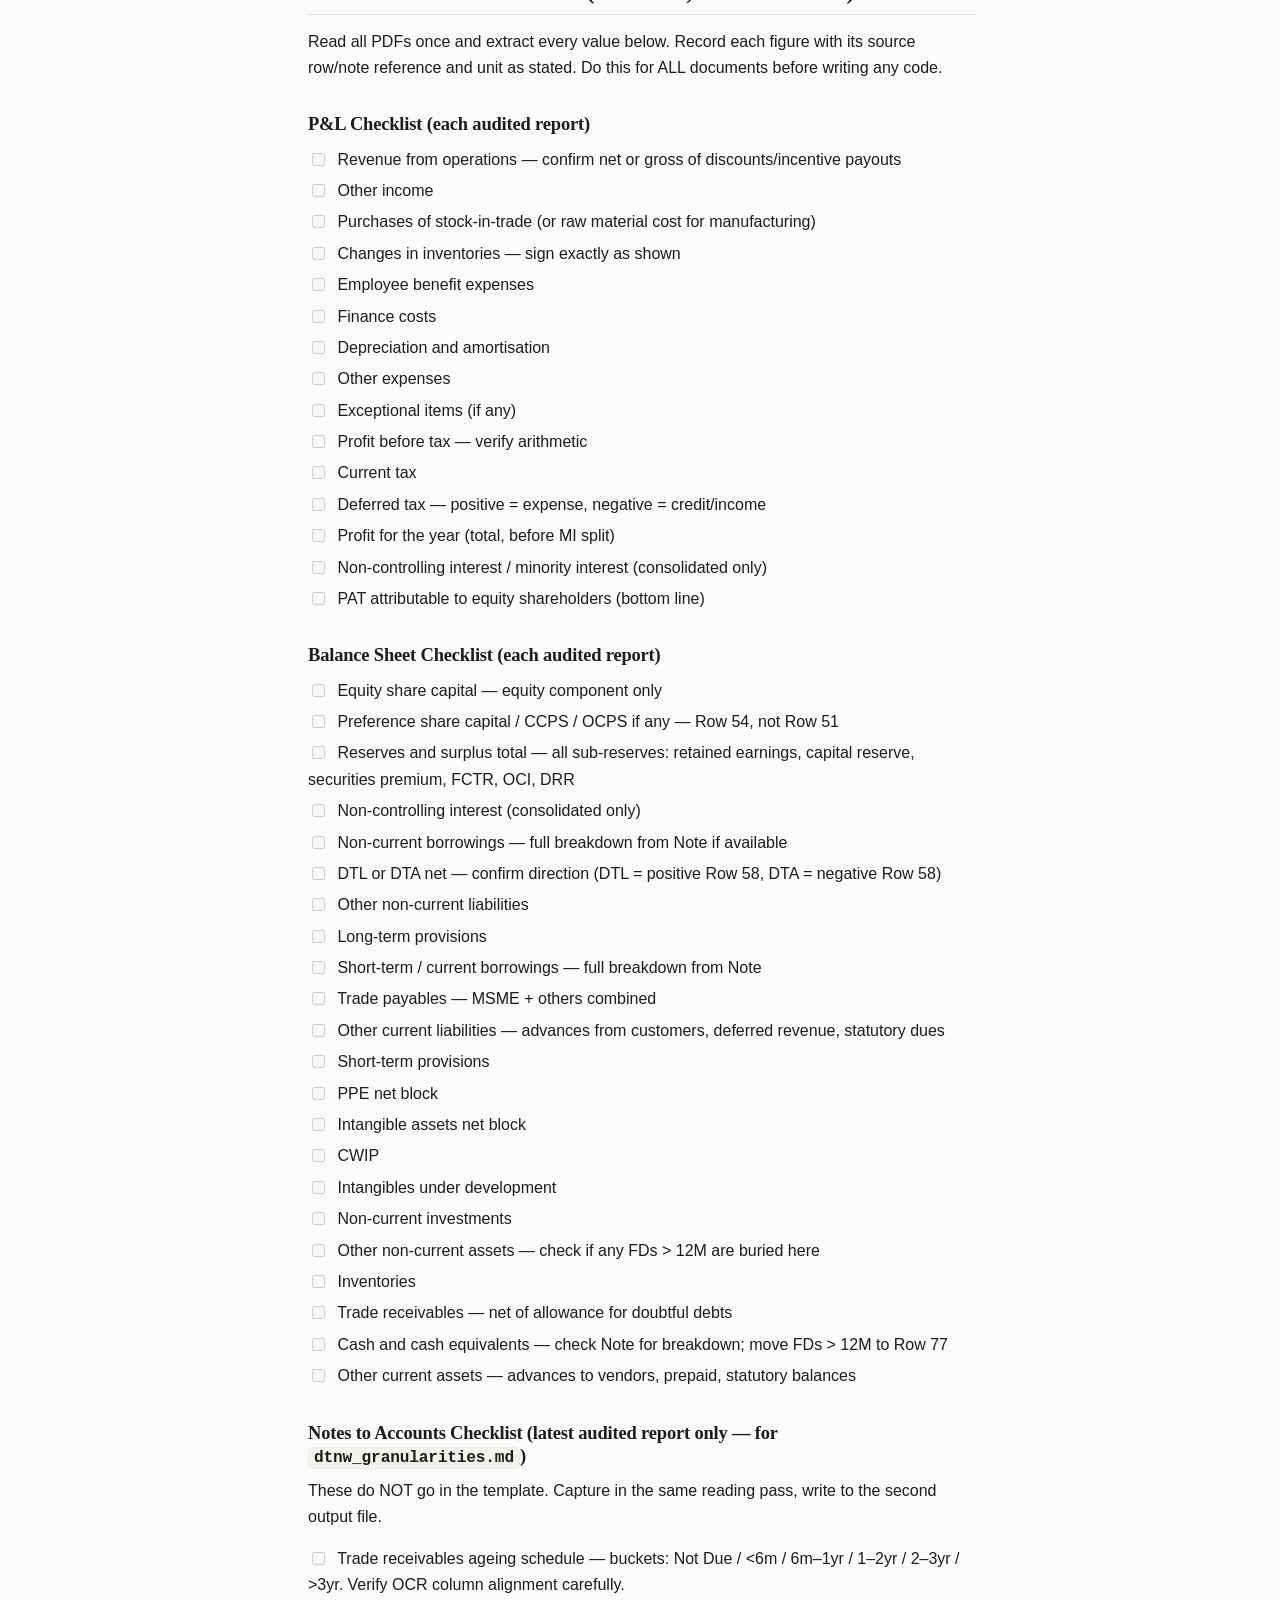
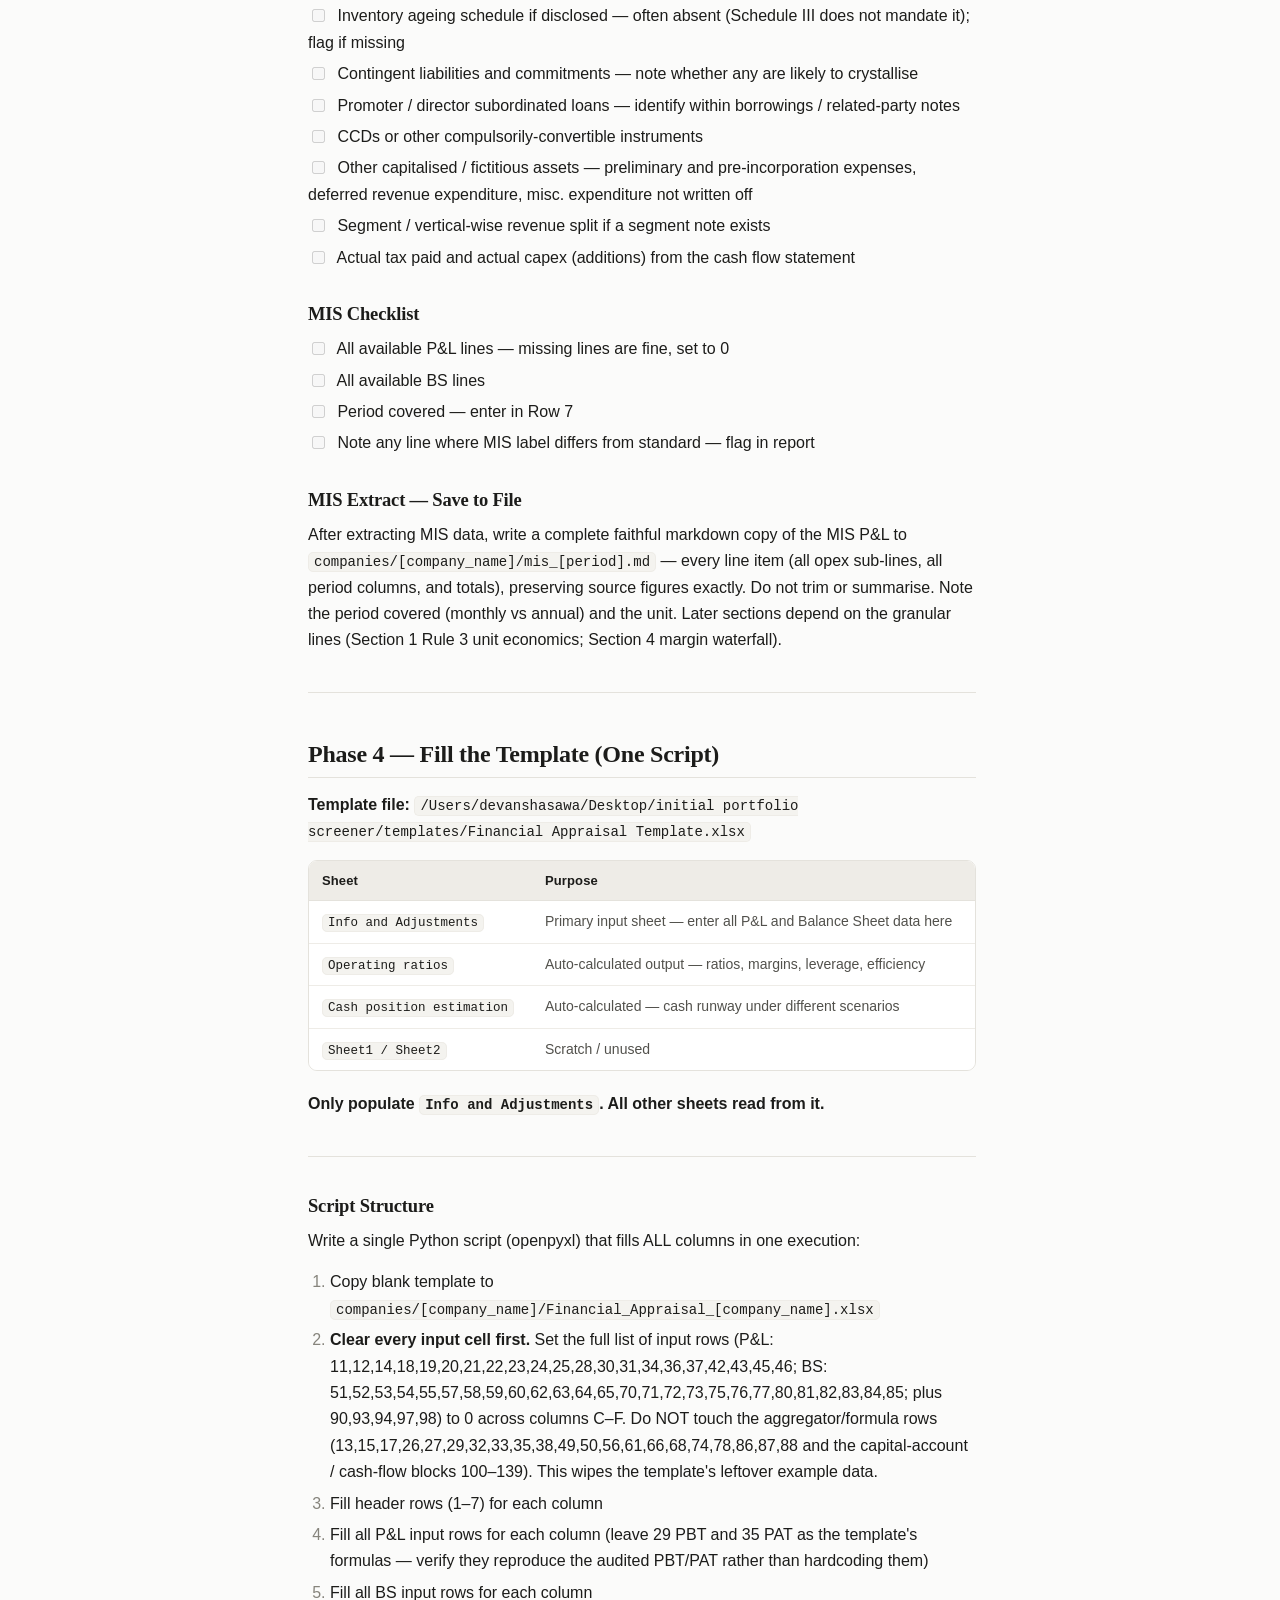
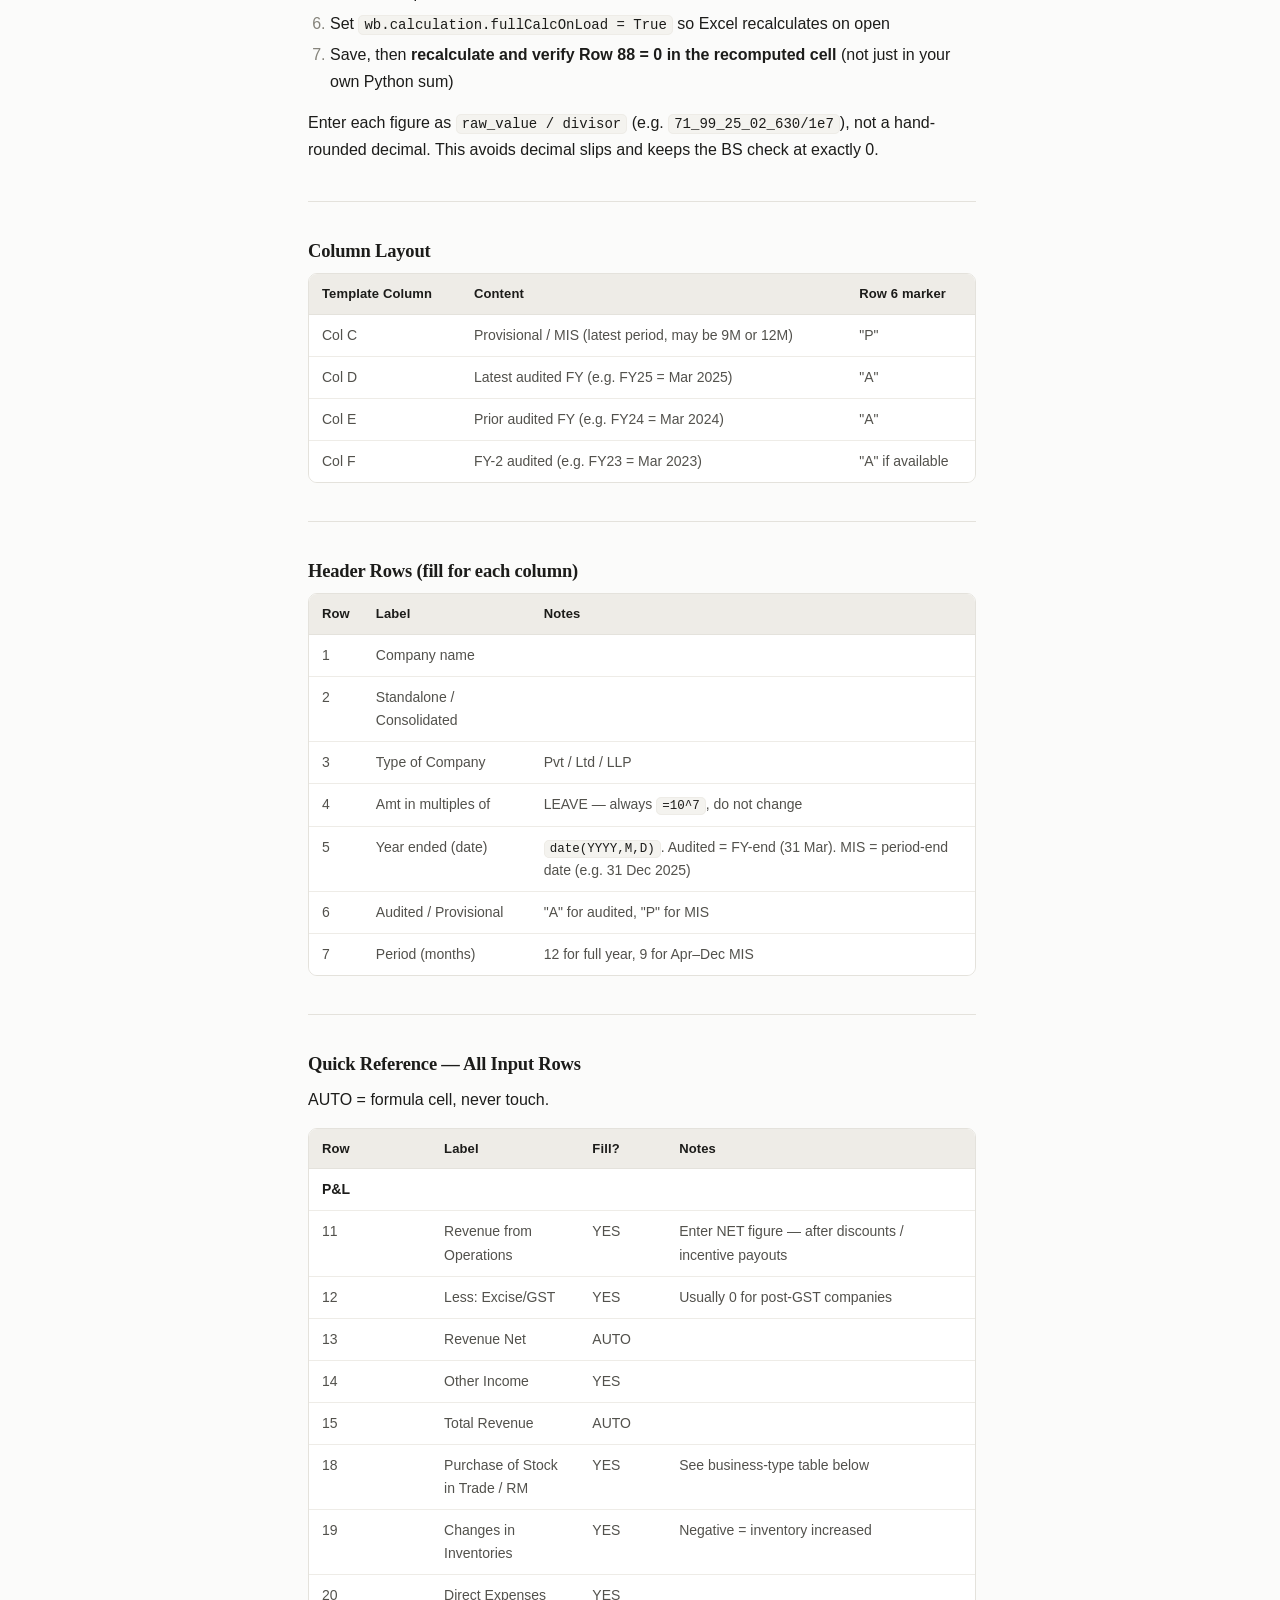
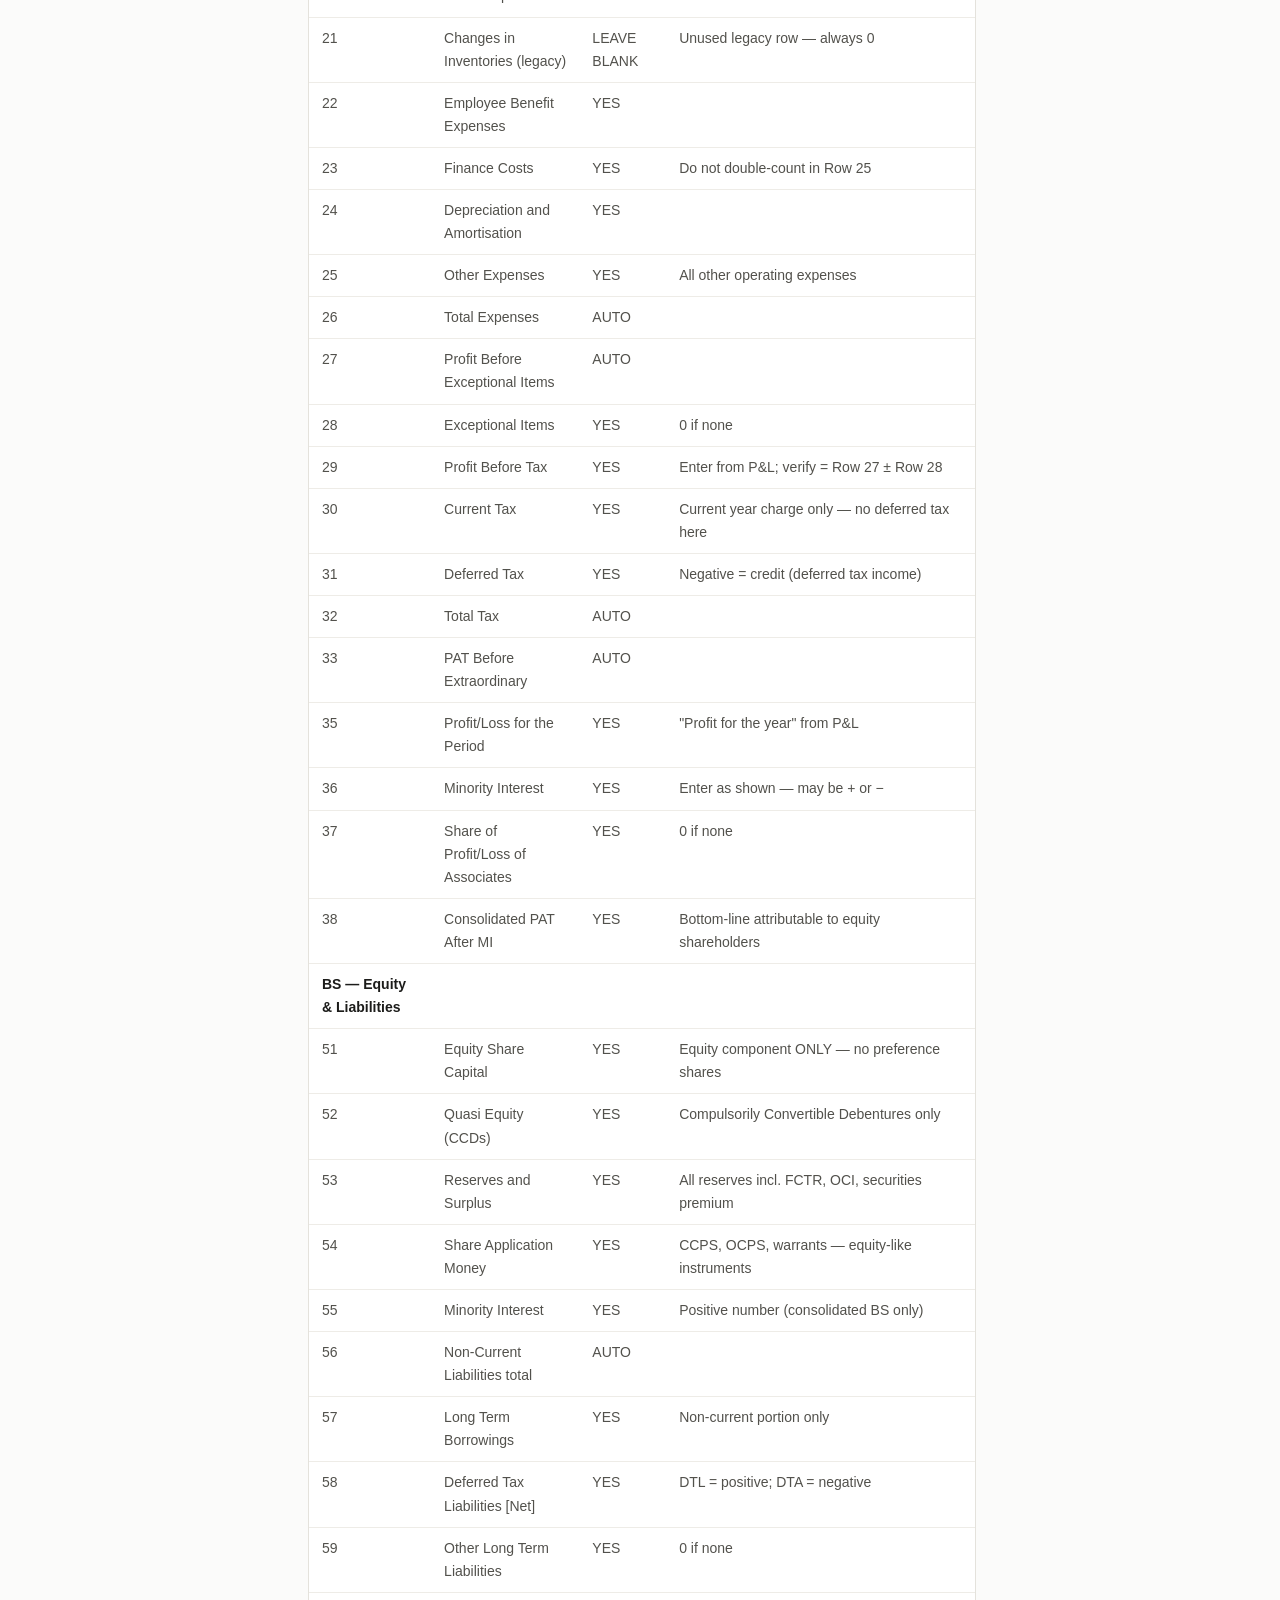
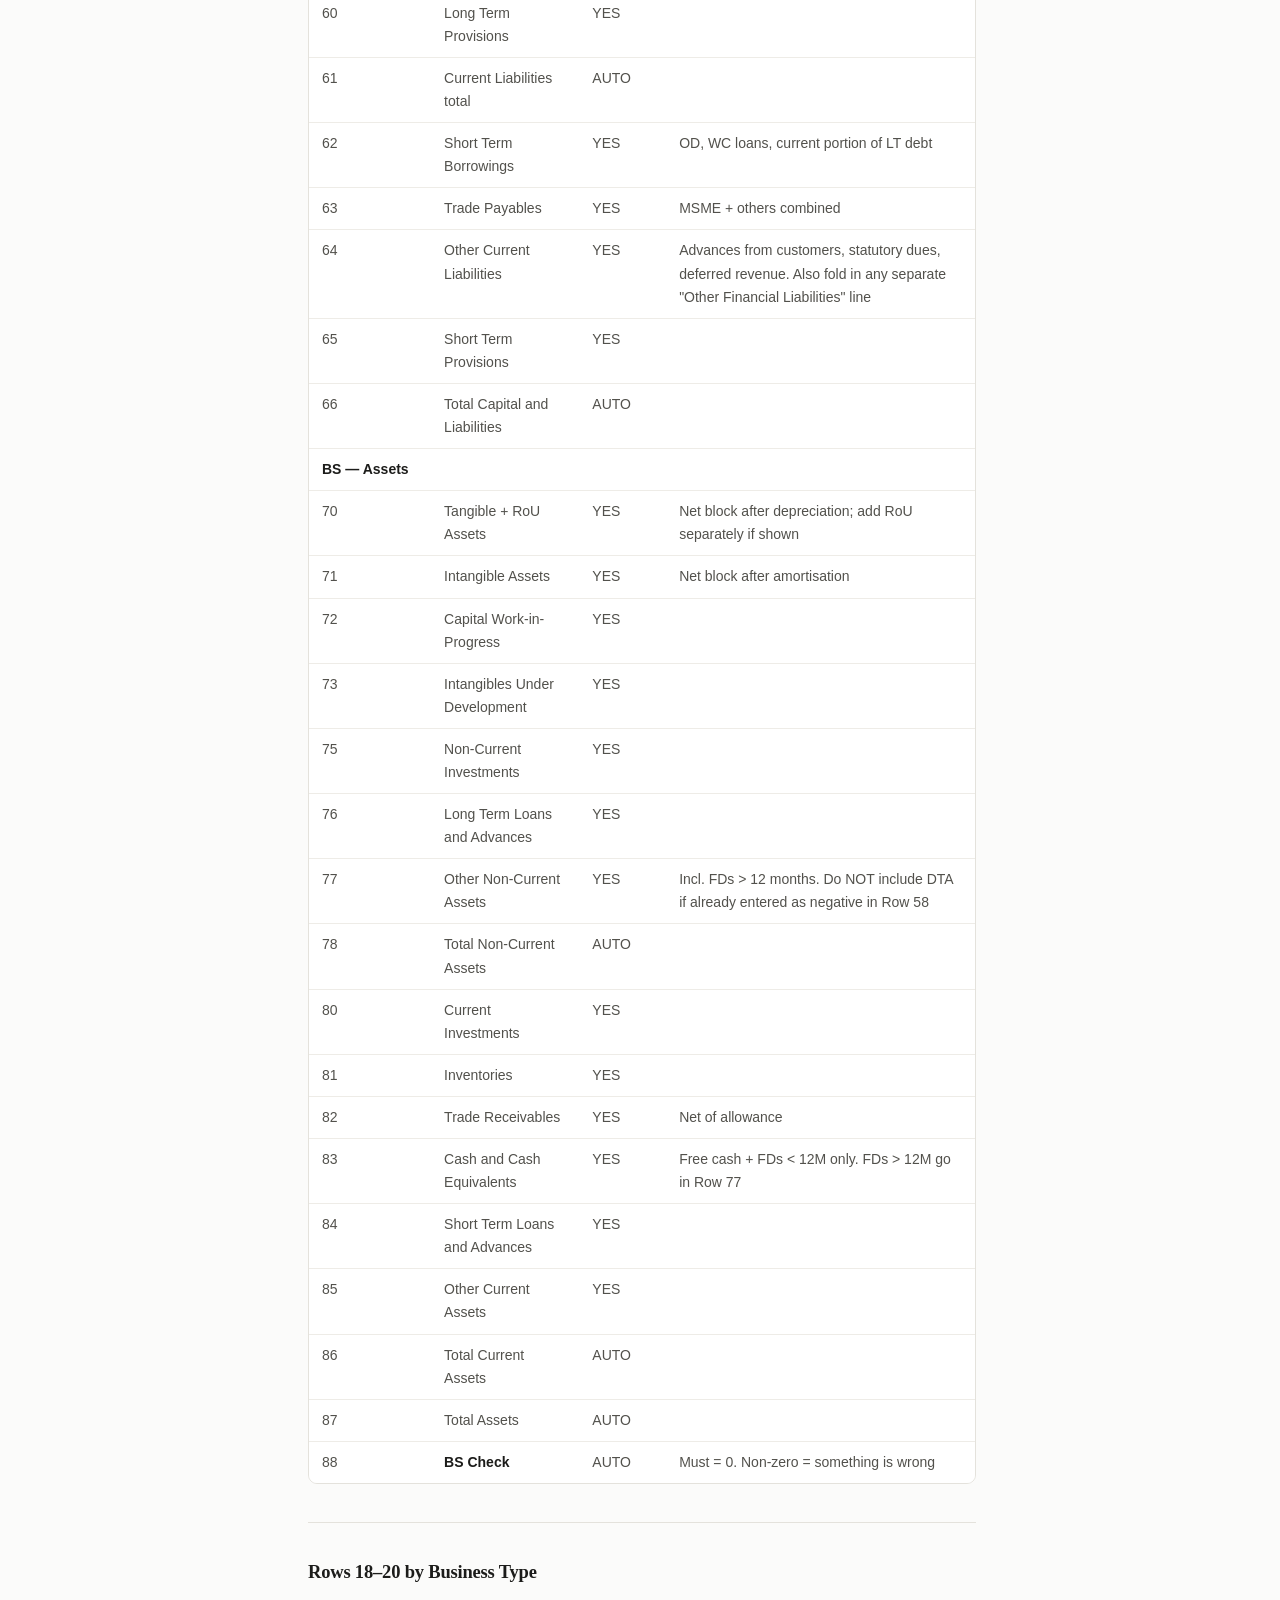
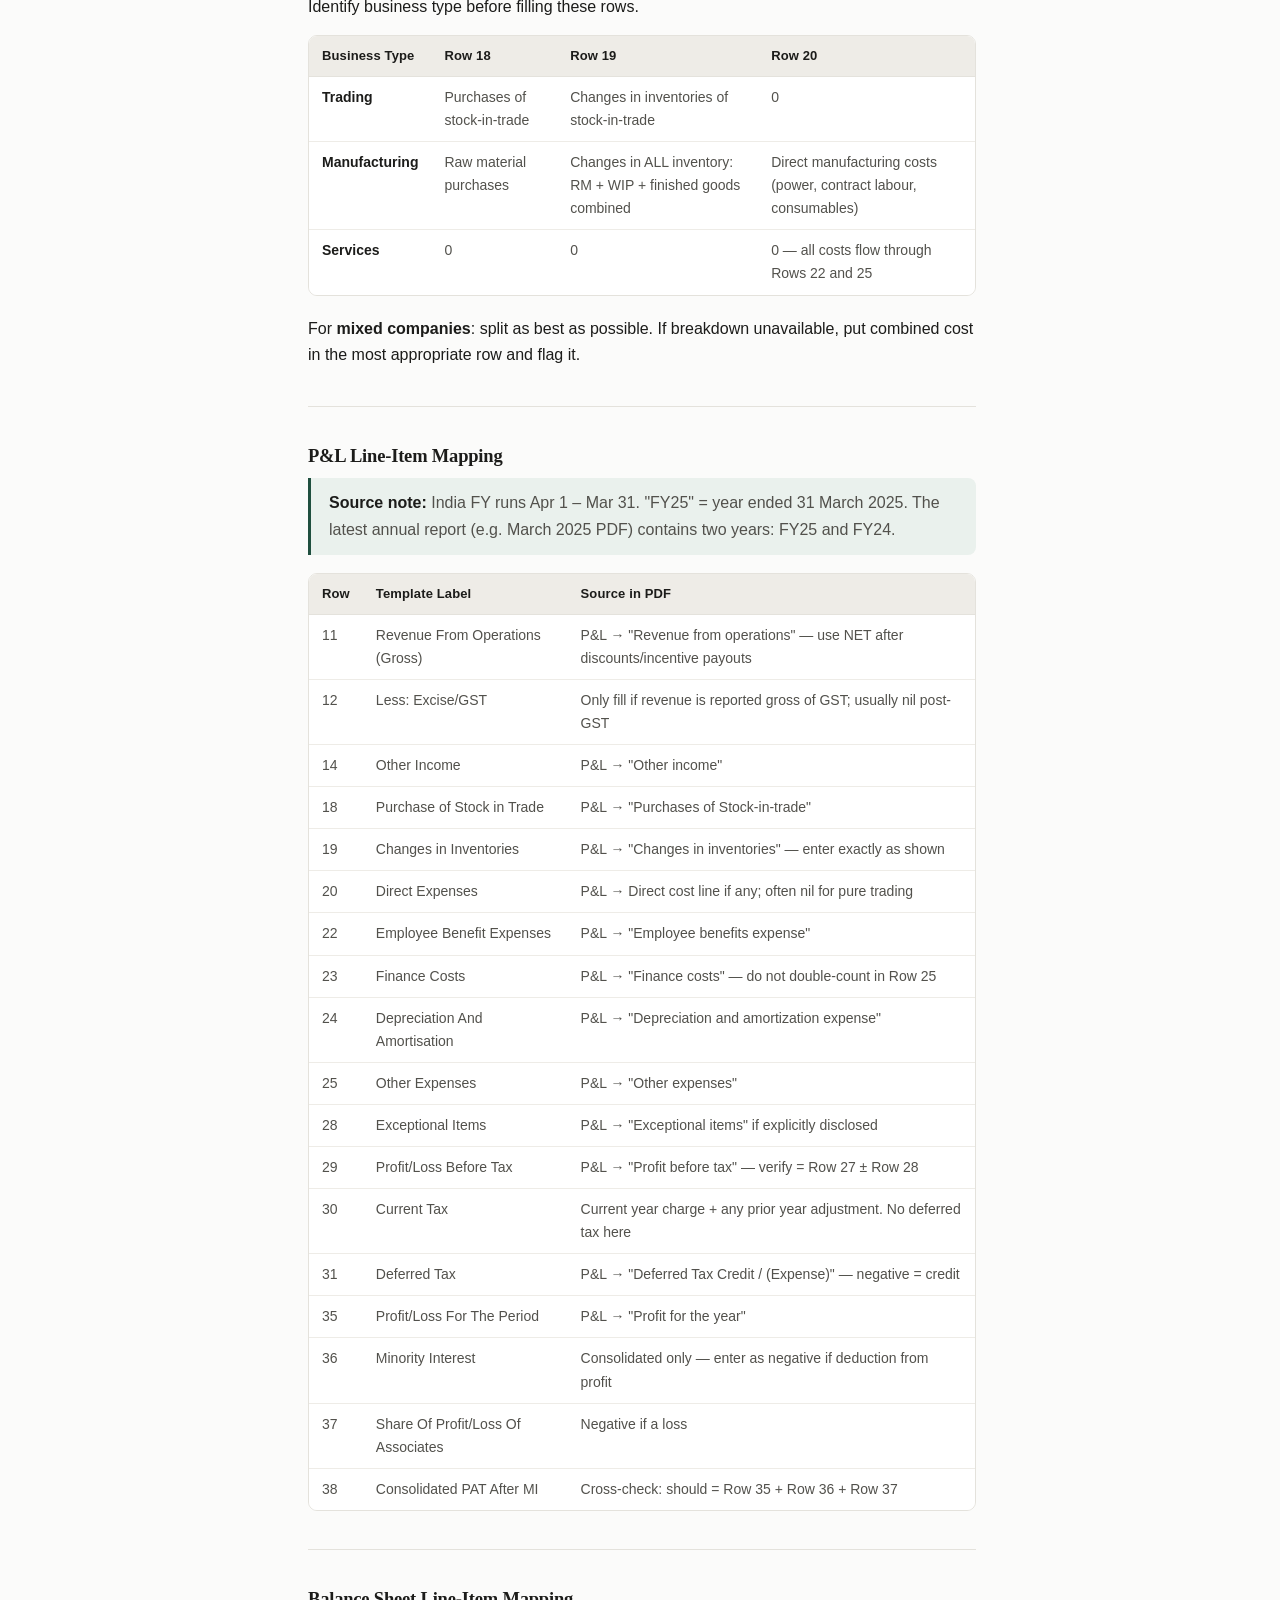
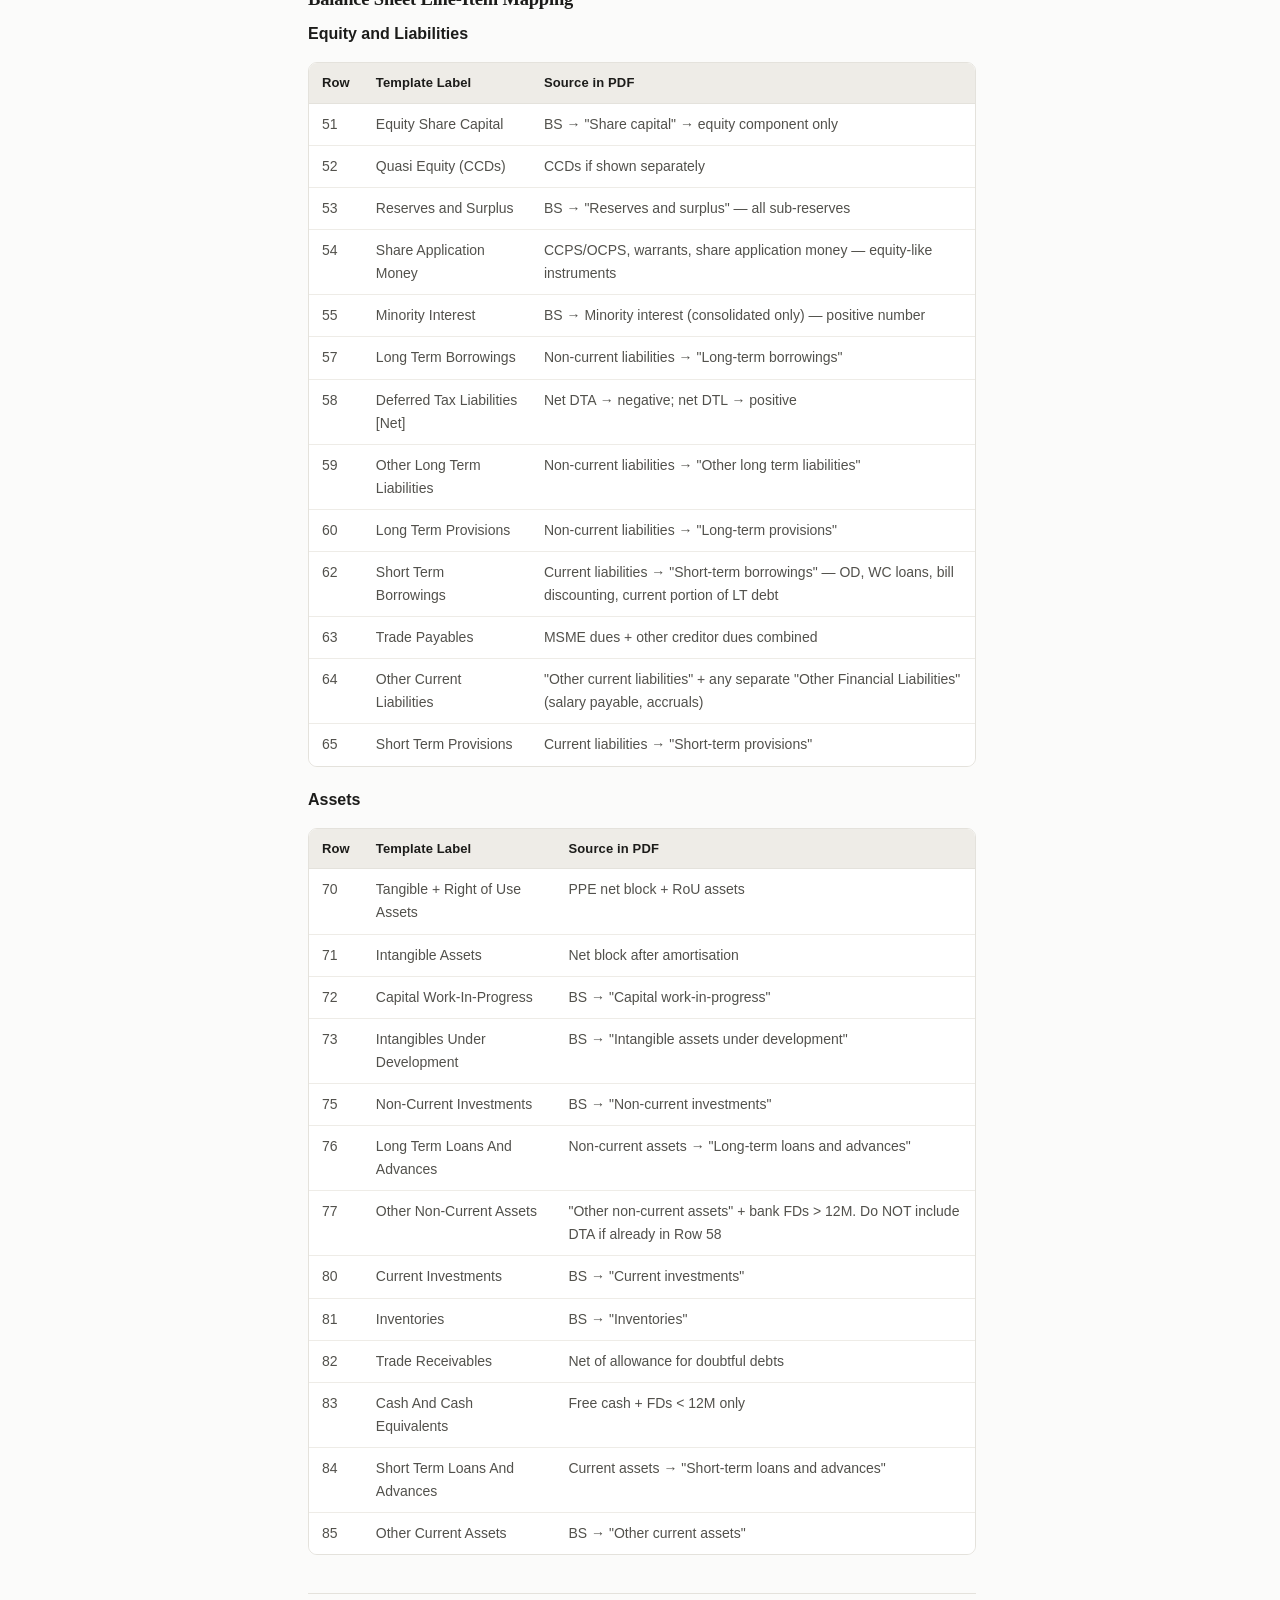
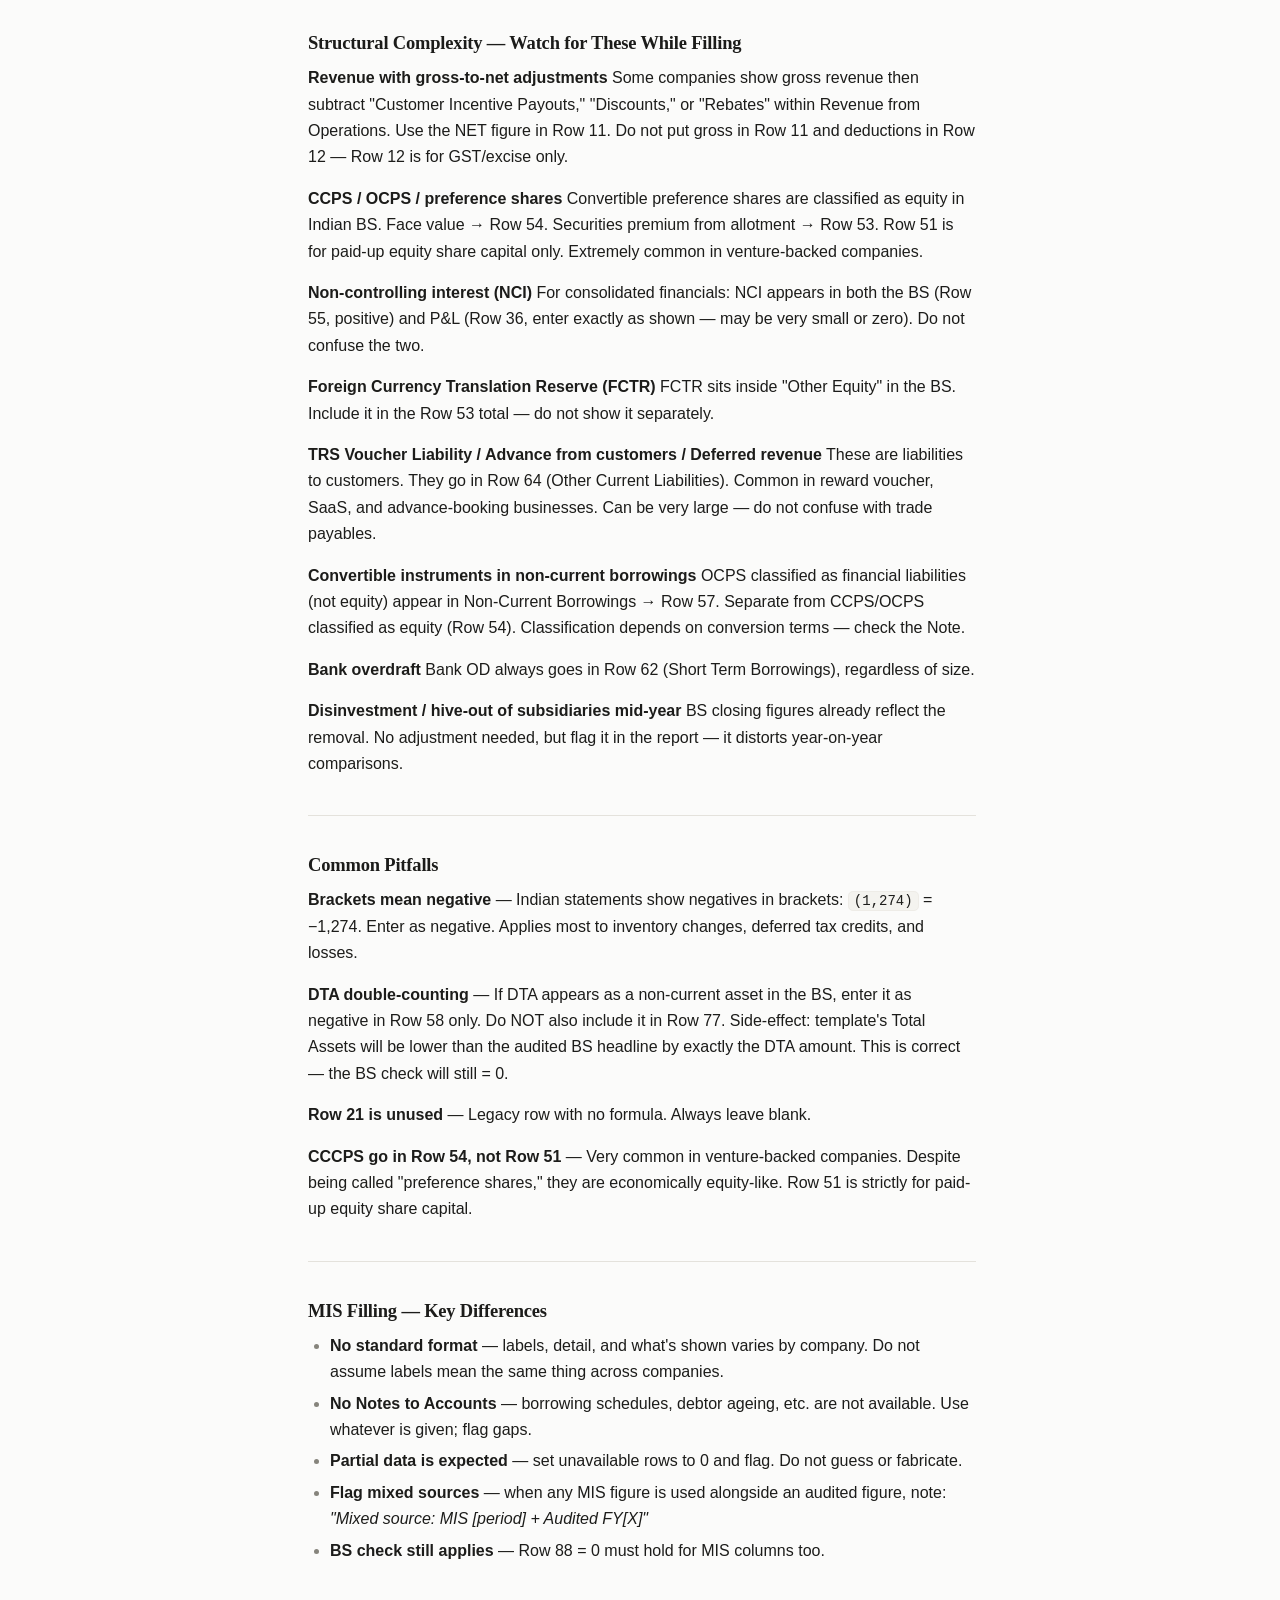
<file: docs/template-integration.html>
<!doctype html>
<html lang="en">
<head>
<meta charset="utf-8">
<meta name="viewport" content="width=device-width, initial-scale=1">
<title>Template Integration — Nandan Initial Portfolio Screener</title>
<meta name="description" content="Populating the Financial Appraisal template from the audited PDFs, then reading the calculated ratios back out.">
<meta property="og:title" content="Template Integration — Nandan Initial Portfolio Screener">
<meta property="og:description" content="Populating the Financial Appraisal template from the audited PDFs, then reading the calculated ratios back out.">
<meta property="og:type" content="article">
<link rel="stylesheet" href="assets/style.css">
<link rel="icon" href="data:image/svg+xml,<svg xmlns='http://www.w3.org/2000/svg' viewBox='0 0 100 100'><text y='.9em' font-size='90'>&#128202;</text></svg>">

</head>
<body>
<div class="topbar">
  <button id="menu" aria-label="Open navigation">Menu</button>
  <span class="t">Nandan Initial Portfolio Screener</span>
</div>
<div class="shell">
  <aside class="side">
    <a class="brand" href="index.html">
      <span class="mark">Nandan Initial<br>Portfolio Screener</span>
      <span class="sub">Screening framework reference</span>
    </a>
    <input id="filter" class="filter" type="search" placeholder="Filter sections" aria-label="Filter sections">
    <nav class="navgroup"><h2>Framework</h2><ul>
<li><a href="section0-overview.html"><span class="kicker">Section 0</span>Company Overview</a></li>
<li><a href="section1-rejection.html"><span class="kicker">Section 1</span>Preliminary Rejection</a></li>
<li><a href="section2-screening.html"><span class="kicker">Section 2</span>Initial Screening</a></li>
<li><a href="section3-cashflow.html"><span class="kicker">Section 3</span>Cash Flow</a></li>
<li><a href="section4-pl.html"><span class="kicker">Section 4</span>Profit and Loss</a></li>
<li><a href="section5-balance-sheet.html"><span class="kicker">Section 5</span>Balance Sheet</a></li>
<li><a href="section6-debt.html"><span class="kicker">Section 6</span>Debt Structure</a></li>
</ul></nav>
<nav class="navgroup"><h2>Process</h2><ul>
<li><a href="template-integration.html" class="on"><span class="kicker">Process</span>Template Integration</a></li>
</ul></nav>
<nav class="navgroup"><h2>Output</h2><ul>
<li><a href="output-template.html"><span class="kicker">Output</span>Report Template and House Style</a></li>
</ul></nav>
    <div class="sidefoot">
      <button id="theme" type="button">Dark mode</button>
      <a href="https://github.com/Devanshindian/initial-portfolio-screener">Source on GitHub</a>
    </div>
  </aside>
  <main class="main">
    
    <div class="wrap">
      <div class="doc">
        <article>
          <header class="pagehead">
            <div class="kicker">Process</div>
            <h1>Financial Appraisal Template — Integration Reference</h1>
            <p>Populating the Financial Appraisal template from the audited PDFs, then reading the calculated ratios back out.</p>
            <div class="meta">
              <span><code>references/template-integration.md</code></span>
              <span>22 min read</span>
              <span><a href="https://github.com/Devanshindian/initial-portfolio-screener/blob/main/nandan-screener/references/template-integration.md">View raw markdown</a></span>
            </div>
          </header>
          <div class="md">
<h1 id="financial-appraisal-template-integration-reference">Financial Appraisal Template — Integration Reference<a class="headerlink" href="#financial-appraisal-template-integration-reference" title="Permanent link">#</a></h1>
<hr />
<h2 id="read-this-first">⭐ Read This First<a class="headerlink" href="#read-this-first" title="Permanent link">#</a></h2>
<p><strong>Use the Opus model for this step.</strong> Precision-critical — one mis-read digit or swapped column breaks the entire balance sheet. Opus handles this reliably; smaller models slip on the traps documented below.</p>
<p><strong>The shape of this task (internalize before starting):</strong></p>
<ol>
<li>Inventory documents → confirm periods, units, audited vs MIS</li>
<li>Company structure check → save <code>company_structure.md</code></li>
<li>Extract ALL numbers in one pass (P&amp;L + BS + Notes) → do not re-open PDFs after this</li>
<li>Write ONE Python script → <strong>clear every input cell first</strong>, then fill all columns (C, D, E, F) in a single run</li>
<li><strong>Recalculate the workbook, then verify the BS check (Row 88) reads 0 <em>in the actual sheet</em></strong> → fix if non-zero → save</li>
<li>Write <code>dtnw_granularities.md</code></li>
</ol>
<p>One extraction pass → one script → one verification → two markdown outputs. No partial fills, no column-by-column scripts, no re-reading PDFs mid-way.</p>
<blockquote>
<p><strong>Hard-won gotchas — read these or you will ship a broken sheet (all of these have actually happened):</strong></p>
<ol>
<li><strong>The blank template ships with example data baked into the input cells as formulas</strong> (e.g. <code>=1811.66/100</code> in Inventories, <code>=365.66/100</code> in Investments, <code>/Z1</code> cells from the previous company). openpyxl only overwrites the cells you explicitly set, so any input row you <em>don't</em> write keeps the old example number and silently corrupts the balance sheet. <strong>Always clear the full set of input rows to 0 first, then write your values.</strong> See Phase 4.</li>
<li><strong>openpyxl does not calculate formulas.</strong> It stores the formula text but writes no result, so after your script the totals, the Row 88 check, and the entire Operating Ratios sheet are <strong>blank</strong> until Excel/LibreOffice recalculates. A Python-side balance check on your own inputs is <strong>not</strong> proof the sheet balances — you must verify the <em>cell's</em> computed value. Recalculate the saved file (LibreOffice headless: <code>soffice --headless --convert-to xlsx --calc ...</code>, or set <code>wb.calculation.fullCalcOnLoad = True</code> / the workbook's <code>calcPr fullCalcOnLoad="1"</code> so Excel recalcs on open) and confirm Row 88 shows 0. If neither is available, tell the user the file must be opened and recalculated in Excel (Cmd+=) before the totals appear.</li>
<li><strong>Known template bug: cell <code>R82</code> (the FY25 <em>adjusted</em> receivables column) contains a hardcoded <code>+0.1</code></strong> (<code>=D82+I82+0.1</code>). It throws the adjusted-column balance check off by exactly 0.1 Cr for every company. The raw input columns (C–F) are unaffected. Remove the <code>+0.1</code> if you want the adjusted column to balance.</li>
<li><strong>Pure services companies (no inventory, no COGS) trip <code>#DIV/0!</code> in the Operating Ratios sheet</strong> — Inventory Days and Creditor Days divide by zero purchases/inventory. This is expected, not a data error; note it and read the ratios that do compute.</li>
<li><strong>Verify the artifact, not just the arithmetic.</strong> Open/inspect what the spreadsheet (and the .docx) actually <em>display</em>, not only what your script intended.</li>
</ol>
</blockquote>
<hr />
<h2 id="phase-1-document-inventory">Phase 1 — Document Inventory<a class="headerlink" href="#phase-1-document-inventory" title="Permanent link">#</a></h2>
<p>Before doing anything else, list every file provided and note three things for each:</p>
<div class="tablewrap"><table>
<thead>
<tr>
<th>Field</th>
<th>What to confirm</th>
</tr>
</thead>
<tbody>
<tr>
<td>Period covered</td>
<td>e.g. 9M Apr–Dec, or full FY Apr–Mar</td>
</tr>
<tr>
<td>Audited or MIS</td>
<td>Audited = signed annual report; MIS = management-provided, unaudited</td>
</tr>
<tr>
<td>Unit stated in header</td>
<td>Rupees / Lakhs / Crores — different files often use different units</td>
</tr>
</tbody>
</table></div>
<p><strong>Template uses INR Crores</strong> (<code>Amt in multiples of</code> = 10,000,000). Convert everything before entering.</p>
<div class="tablewrap"><table>
<thead>
<tr>
<th>Stated unit</th>
<th>Conversion</th>
</tr>
</thead>
<tbody>
<tr>
<td>Rupees (₹)</td>
<td>÷ 1,00,00,000</td>
</tr>
<tr>
<td>Thousands</td>
<td>÷ 10,000</td>
</tr>
<tr>
<td>Lakhs</td>
<td>÷ 100</td>
</tr>
<tr>
<td>Millions</td>
<td>÷ 10</td>
</tr>
<tr>
<td>Crores</td>
<td>× 1 (no conversion needed)</td>
</tr>
<tr>
<td>10 Crores</td>
<td>× 10</td>
</tr>
</tbody>
</table></div>
<p>Convert at extraction time — record Crore values directly. Do not leave conversion to the script.</p>
<hr />
<h2 id="phase-2-company-structure-check">Phase 2 — Company Structure Check<a class="headerlink" href="#phase-2-company-structure-check" title="Permanent link">#</a></h2>
<p>Establish legal and ownership structure before touching any financials. This determines which numbers to use and flags consolidation scope.</p>
<p><strong>Decision tree:</strong></p>
<ul>
<li><strong>Structure document provided</strong> (org chart, shareholding pattern, subsidiary list) → use it directly.</li>
<li><strong>Not provided</strong> → web search: <code>"[Company name] subsidiaries corporate structure India"</code>. Determine whether the company is a standalone entity, a parent holding company, or a subsidiary.</li>
</ul>
<p><strong>Which financials to use:</strong></p>
<ul>
<li>Consolidated preferred — state this in the report.</li>
<li>Only standalone/subsidiary available → proceed, but flag explicitly: <em>"Analysis based on standalone financials only. Consolidated financials not provided."</em></li>
<li>Both available → use consolidated. Note that standalone was also reviewed.</li>
</ul>
<p>Save output to <code>companies/[company_name]/company_structure.md</code> — see Outputs section for exact format.</p>
<hr />
<h2 id="phase-3-data-extraction-one-pass-do-not-return">Phase 3 — Data Extraction (One Pass, Do Not Return)<a class="headerlink" href="#phase-3-data-extraction-one-pass-do-not-return" title="Permanent link">#</a></h2>
<p>Read all PDFs once and extract every value below. Record each figure with its source row/note reference and unit as stated. Do this for ALL documents before writing any code.</p>
<h3 id="pl-checklist-each-audited-report">P&amp;L Checklist (each audited report)<a class="headerlink" href="#pl-checklist-each-audited-report" title="Permanent link">#</a></h3>
<ul>
<li class="task"><input type="checkbox" disabled> Revenue from operations — confirm net or gross of discounts/incentive payouts</li>
<li class="task"><input type="checkbox" disabled> Other income</li>
<li class="task"><input type="checkbox" disabled> Purchases of stock-in-trade (or raw material cost for manufacturing)</li>
<li class="task"><input type="checkbox" disabled> Changes in inventories — sign exactly as shown</li>
<li class="task"><input type="checkbox" disabled> Employee benefit expenses</li>
<li class="task"><input type="checkbox" disabled> Finance costs</li>
<li class="task"><input type="checkbox" disabled> Depreciation and amortisation</li>
<li class="task"><input type="checkbox" disabled> Other expenses</li>
<li class="task"><input type="checkbox" disabled> Exceptional items (if any)</li>
<li class="task"><input type="checkbox" disabled> Profit before tax — verify arithmetic</li>
<li class="task"><input type="checkbox" disabled> Current tax</li>
<li class="task"><input type="checkbox" disabled> Deferred tax — positive = expense, negative = credit/income</li>
<li class="task"><input type="checkbox" disabled> Profit for the year (total, before MI split)</li>
<li class="task"><input type="checkbox" disabled> Non-controlling interest / minority interest (consolidated only)</li>
<li class="task"><input type="checkbox" disabled> PAT attributable to equity shareholders (bottom line)</li>
</ul>
<h3 id="balance-sheet-checklist-each-audited-report">Balance Sheet Checklist (each audited report)<a class="headerlink" href="#balance-sheet-checklist-each-audited-report" title="Permanent link">#</a></h3>
<ul>
<li class="task"><input type="checkbox" disabled> Equity share capital — equity component only</li>
<li class="task"><input type="checkbox" disabled> Preference share capital / CCPS / OCPS if any — Row 54, not Row 51</li>
<li class="task"><input type="checkbox" disabled> Reserves and surplus total — all sub-reserves: retained earnings, capital reserve, securities premium, FCTR, OCI, DRR</li>
<li class="task"><input type="checkbox" disabled> Non-controlling interest (consolidated only)</li>
<li class="task"><input type="checkbox" disabled> Non-current borrowings — full breakdown from Note if available</li>
<li class="task"><input type="checkbox" disabled> DTL or DTA net — confirm direction (DTL = positive Row 58, DTA = negative Row 58)</li>
<li class="task"><input type="checkbox" disabled> Other non-current liabilities</li>
<li class="task"><input type="checkbox" disabled> Long-term provisions</li>
<li class="task"><input type="checkbox" disabled> Short-term / current borrowings — full breakdown from Note</li>
<li class="task"><input type="checkbox" disabled> Trade payables — MSME + others combined</li>
<li class="task"><input type="checkbox" disabled> Other current liabilities — advances from customers, deferred revenue, statutory dues</li>
<li class="task"><input type="checkbox" disabled> Short-term provisions</li>
<li class="task"><input type="checkbox" disabled> PPE net block</li>
<li class="task"><input type="checkbox" disabled> Intangible assets net block</li>
<li class="task"><input type="checkbox" disabled> CWIP</li>
<li class="task"><input type="checkbox" disabled> Intangibles under development</li>
<li class="task"><input type="checkbox" disabled> Non-current investments</li>
<li class="task"><input type="checkbox" disabled> Other non-current assets — check if any FDs &gt; 12M are buried here</li>
<li class="task"><input type="checkbox" disabled> Inventories</li>
<li class="task"><input type="checkbox" disabled> Trade receivables — net of allowance for doubtful debts</li>
<li class="task"><input type="checkbox" disabled> Cash and cash equivalents — check Note for breakdown; move FDs &gt; 12M to Row 77</li>
<li class="task"><input type="checkbox" disabled> Other current assets — advances to vendors, prepaid, statutory balances</li>
</ul>
<h3 id="notes-to-accounts-checklist-latest-audited-report-only-for-dtnw_granularitiesmd">Notes to Accounts Checklist (latest audited report only — for <code>dtnw_granularities.md</code>)<a class="headerlink" href="#notes-to-accounts-checklist-latest-audited-report-only-for-dtnw_granularitiesmd" title="Permanent link">#</a></h3>
<p>These do NOT go in the template. Capture in the same reading pass, write to the second output file.</p>
<ul>
<li class="task"><input type="checkbox" disabled> Trade receivables ageing schedule — buckets: Not Due / &lt;6m / 6m–1yr / 1–2yr / 2–3yr / &gt;3yr. Verify OCR column alignment carefully.</li>
<li class="task"><input type="checkbox" disabled> Inventory ageing schedule if disclosed — often absent (Schedule III does not mandate it); flag if missing</li>
<li class="task"><input type="checkbox" disabled> Contingent liabilities and commitments — note whether any are likely to crystallise</li>
<li class="task"><input type="checkbox" disabled> Promoter / director subordinated loans — identify within borrowings / related-party notes</li>
<li class="task"><input type="checkbox" disabled> CCDs or other compulsorily-convertible instruments</li>
<li class="task"><input type="checkbox" disabled> Other capitalised / fictitious assets — preliminary and pre-incorporation expenses, deferred revenue expenditure, misc. expenditure not written off</li>
<li class="task"><input type="checkbox" disabled> Segment / vertical-wise revenue split if a segment note exists</li>
<li class="task"><input type="checkbox" disabled> Actual tax paid and actual capex (additions) from the cash flow statement</li>
</ul>
<h3 id="mis-checklist">MIS Checklist<a class="headerlink" href="#mis-checklist" title="Permanent link">#</a></h3>
<ul>
<li class="task"><input type="checkbox" disabled> All available P&amp;L lines — missing lines are fine, set to 0</li>
<li class="task"><input type="checkbox" disabled> All available BS lines</li>
<li class="task"><input type="checkbox" disabled> Period covered — enter in Row 7</li>
<li class="task"><input type="checkbox" disabled> Note any line where MIS label differs from standard — flag in report</li>
</ul>
<h3 id="mis-extract-save-to-file">MIS Extract — Save to File<a class="headerlink" href="#mis-extract-save-to-file" title="Permanent link">#</a></h3>
<p>After extracting MIS data, write a complete faithful markdown copy of the MIS P&amp;L to <code>companies/[company_name]/mis_[period].md</code> — every line item (all opex sub-lines, all period columns, and totals), preserving source figures exactly. Do not trim or summarise. Note the period covered (monthly vs annual) and the unit. Later sections depend on the granular lines (Section 1 Rule 3 unit economics; Section 4 margin waterfall).</p>
<hr />
<h2 id="phase-4-fill-the-template-one-script">Phase 4 — Fill the Template (One Script)<a class="headerlink" href="#phase-4-fill-the-template-one-script" title="Permanent link">#</a></h2>
<p><strong>Template file:</strong> <code>/Users/devanshasawa/Desktop/initial portfolio screener/templates/Financial Appraisal Template.xlsx</code></p>
<div class="tablewrap"><table>
<thead>
<tr>
<th>Sheet</th>
<th>Purpose</th>
</tr>
</thead>
<tbody>
<tr>
<td><code>Info and Adjustments</code></td>
<td>Primary input sheet — enter all P&amp;L and Balance Sheet data here</td>
</tr>
<tr>
<td><code>Operating ratios</code></td>
<td>Auto-calculated output — ratios, margins, leverage, efficiency</td>
</tr>
<tr>
<td><code>Cash position estimation</code></td>
<td>Auto-calculated — cash runway under different scenarios</td>
</tr>
<tr>
<td><code>Sheet1 / Sheet2</code></td>
<td>Scratch / unused</td>
</tr>
</tbody>
</table></div>
<p><strong>Only populate <code>Info and Adjustments</code>. All other sheets read from it.</strong></p>
<hr />
<h3 id="script-structure">Script Structure<a class="headerlink" href="#script-structure" title="Permanent link">#</a></h3>
<p>Write a single Python script (openpyxl) that fills ALL columns in one execution:</p>
<ol>
<li>Copy blank template to <code>companies/[company_name]/Financial_Appraisal_[company_name].xlsx</code></li>
<li><strong>Clear every input cell first.</strong> Set the full list of input rows (P&amp;L: 11,12,14,18,19,20,21,22,23,24,25,28,30,31,34,36,37,42,43,45,46; BS: 51,52,53,54,55,57,58,59,60,62,63,64,65,70,71,72,73,75,76,77,80,81,82,83,84,85; plus 90,93,94,97,98) to 0 across columns C–F. Do NOT touch the aggregator/formula rows (13,15,17,26,27,29,32,33,35,38,49,50,56,61,66,68,74,78,86,87,88 and the capital-account / cash-flow blocks 100–139). This wipes the template's leftover example data.</li>
<li>Fill header rows (1–7) for each column</li>
<li>Fill all P&amp;L input rows for each column (leave 29 PBT and 35 PAT as the template's formulas — verify they reproduce the audited PBT/PAT rather than hardcoding them)</li>
<li>Fill all BS input rows for each column</li>
<li>Set <code>wb.calculation.fullCalcOnLoad = True</code> so Excel recalculates on open</li>
<li>Save, then <strong>recalculate and verify Row 88 = 0 in the recomputed cell</strong> (not just in your own Python sum)</li>
</ol>
<p>Enter each figure as <code>raw_value / divisor</code> (e.g. <code>71_99_25_02_630/1e7</code>), not a hand-rounded decimal. This avoids decimal slips and keeps the BS check at exactly 0.</p>
<hr />
<h3 id="column-layout">Column Layout<a class="headerlink" href="#column-layout" title="Permanent link">#</a></h3>
<div class="tablewrap"><table>
<thead>
<tr>
<th>Template Column</th>
<th>Content</th>
<th>Row 6 marker</th>
</tr>
</thead>
<tbody>
<tr>
<td>Col C</td>
<td>Provisional / MIS (latest period, may be 9M or 12M)</td>
<td>"P"</td>
</tr>
<tr>
<td>Col D</td>
<td>Latest audited FY (e.g. FY25 = Mar 2025)</td>
<td>"A"</td>
</tr>
<tr>
<td>Col E</td>
<td>Prior audited FY (e.g. FY24 = Mar 2024)</td>
<td>"A"</td>
</tr>
<tr>
<td>Col F</td>
<td>FY-2 audited (e.g. FY23 = Mar 2023)</td>
<td>"A" if available</td>
</tr>
</tbody>
</table></div>
<hr />
<h3 id="header-rows-fill-for-each-column">Header Rows (fill for each column)<a class="headerlink" href="#header-rows-fill-for-each-column" title="Permanent link">#</a></h3>
<div class="tablewrap"><table>
<thead>
<tr>
<th>Row</th>
<th>Label</th>
<th>Notes</th>
</tr>
</thead>
<tbody>
<tr>
<td>1</td>
<td>Company name</td>
<td></td>
</tr>
<tr>
<td>2</td>
<td>Standalone / Consolidated</td>
<td></td>
</tr>
<tr>
<td>3</td>
<td>Type of Company</td>
<td>Pvt / Ltd / LLP</td>
</tr>
<tr>
<td>4</td>
<td>Amt in multiples of</td>
<td>LEAVE — always <code>=10^7</code>, do not change</td>
</tr>
<tr>
<td>5</td>
<td>Year ended (date)</td>
<td><code>date(YYYY,M,D)</code>. Audited = FY-end (31 Mar). MIS = period-end date (e.g. 31 Dec 2025)</td>
</tr>
<tr>
<td>6</td>
<td>Audited / Provisional</td>
<td>"A" for audited, "P" for MIS</td>
</tr>
<tr>
<td>7</td>
<td>Period (months)</td>
<td>12 for full year, 9 for Apr–Dec MIS</td>
</tr>
</tbody>
</table></div>
<hr />
<h3 id="quick-reference-all-input-rows">Quick Reference — All Input Rows<a class="headerlink" href="#quick-reference-all-input-rows" title="Permanent link">#</a></h3>
<p>AUTO = formula cell, never touch.</p>
<div class="tablewrap"><table>
<thead>
<tr>
<th>Row</th>
<th>Label</th>
<th>Fill?</th>
<th>Notes</th>
</tr>
</thead>
<tbody>
<tr>
<td><strong>P&amp;L</strong></td>
<td></td>
<td></td>
<td></td>
</tr>
<tr>
<td>11</td>
<td>Revenue from Operations</td>
<td>YES</td>
<td>Enter NET figure — after discounts / incentive payouts</td>
</tr>
<tr>
<td>12</td>
<td>Less: Excise/GST</td>
<td>YES</td>
<td>Usually 0 for post-GST companies</td>
</tr>
<tr>
<td>13</td>
<td>Revenue Net</td>
<td>AUTO</td>
<td></td>
</tr>
<tr>
<td>14</td>
<td>Other Income</td>
<td>YES</td>
<td></td>
</tr>
<tr>
<td>15</td>
<td>Total Revenue</td>
<td>AUTO</td>
<td></td>
</tr>
<tr>
<td>18</td>
<td>Purchase of Stock in Trade / RM</td>
<td>YES</td>
<td>See business-type table below</td>
</tr>
<tr>
<td>19</td>
<td>Changes in Inventories</td>
<td>YES</td>
<td>Negative = inventory increased</td>
</tr>
<tr>
<td>20</td>
<td>Direct Expenses</td>
<td>YES</td>
<td></td>
</tr>
<tr>
<td>21</td>
<td>Changes in Inventories (legacy)</td>
<td>LEAVE BLANK</td>
<td>Unused legacy row — always 0</td>
</tr>
<tr>
<td>22</td>
<td>Employee Benefit Expenses</td>
<td>YES</td>
<td></td>
</tr>
<tr>
<td>23</td>
<td>Finance Costs</td>
<td>YES</td>
<td>Do not double-count in Row 25</td>
</tr>
<tr>
<td>24</td>
<td>Depreciation and Amortisation</td>
<td>YES</td>
<td></td>
</tr>
<tr>
<td>25</td>
<td>Other Expenses</td>
<td>YES</td>
<td>All other operating expenses</td>
</tr>
<tr>
<td>26</td>
<td>Total Expenses</td>
<td>AUTO</td>
<td></td>
</tr>
<tr>
<td>27</td>
<td>Profit Before Exceptional Items</td>
<td>AUTO</td>
<td></td>
</tr>
<tr>
<td>28</td>
<td>Exceptional Items</td>
<td>YES</td>
<td>0 if none</td>
</tr>
<tr>
<td>29</td>
<td>Profit Before Tax</td>
<td>YES</td>
<td>Enter from P&L; verify = Row 27 ± Row 28</td>
</tr>
<tr>
<td>30</td>
<td>Current Tax</td>
<td>YES</td>
<td>Current year charge only — no deferred tax here</td>
</tr>
<tr>
<td>31</td>
<td>Deferred Tax</td>
<td>YES</td>
<td>Negative = credit (deferred tax income)</td>
</tr>
<tr>
<td>32</td>
<td>Total Tax</td>
<td>AUTO</td>
<td></td>
</tr>
<tr>
<td>33</td>
<td>PAT Before Extraordinary</td>
<td>AUTO</td>
<td></td>
</tr>
<tr>
<td>35</td>
<td>Profit/Loss for the Period</td>
<td>YES</td>
<td>"Profit for the year" from P&amp;L</td>
</tr>
<tr>
<td>36</td>
<td>Minority Interest</td>
<td>YES</td>
<td>Enter as shown — may be + or −</td>
</tr>
<tr>
<td>37</td>
<td>Share of Profit/Loss of Associates</td>
<td>YES</td>
<td>0 if none</td>
</tr>
<tr>
<td>38</td>
<td>Consolidated PAT After MI</td>
<td>YES</td>
<td>Bottom-line attributable to equity shareholders</td>
</tr>
<tr>
<td><strong>BS — Equity &amp; Liabilities</strong></td>
<td></td>
<td></td>
<td></td>
</tr>
<tr>
<td>51</td>
<td>Equity Share Capital</td>
<td>YES</td>
<td>Equity component ONLY — no preference shares</td>
</tr>
<tr>
<td>52</td>
<td>Quasi Equity (CCDs)</td>
<td>YES</td>
<td>Compulsorily Convertible Debentures only</td>
</tr>
<tr>
<td>53</td>
<td>Reserves and Surplus</td>
<td>YES</td>
<td>All reserves incl. FCTR, OCI, securities premium</td>
</tr>
<tr>
<td>54</td>
<td>Share Application Money</td>
<td>YES</td>
<td>CCPS, OCPS, warrants — equity-like instruments</td>
</tr>
<tr>
<td>55</td>
<td>Minority Interest</td>
<td>YES</td>
<td>Positive number (consolidated BS only)</td>
</tr>
<tr>
<td>56</td>
<td>Non-Current Liabilities total</td>
<td>AUTO</td>
<td></td>
</tr>
<tr>
<td>57</td>
<td>Long Term Borrowings</td>
<td>YES</td>
<td>Non-current portion only</td>
</tr>
<tr>
<td>58</td>
<td>Deferred Tax Liabilities [Net]</td>
<td>YES</td>
<td>DTL = positive; DTA = negative</td>
</tr>
<tr>
<td>59</td>
<td>Other Long Term Liabilities</td>
<td>YES</td>
<td>0 if none</td>
</tr>
<tr>
<td>60</td>
<td>Long Term Provisions</td>
<td>YES</td>
<td></td>
</tr>
<tr>
<td>61</td>
<td>Current Liabilities total</td>
<td>AUTO</td>
<td></td>
</tr>
<tr>
<td>62</td>
<td>Short Term Borrowings</td>
<td>YES</td>
<td>OD, WC loans, current portion of LT debt</td>
</tr>
<tr>
<td>63</td>
<td>Trade Payables</td>
<td>YES</td>
<td>MSME + others combined</td>
</tr>
<tr>
<td>64</td>
<td>Other Current Liabilities</td>
<td>YES</td>
<td>Advances from customers, statutory dues, deferred revenue. Also fold in any separate "Other Financial Liabilities" line</td>
</tr>
<tr>
<td>65</td>
<td>Short Term Provisions</td>
<td>YES</td>
<td></td>
</tr>
<tr>
<td>66</td>
<td>Total Capital and Liabilities</td>
<td>AUTO</td>
<td></td>
</tr>
<tr>
<td><strong>BS — Assets</strong></td>
<td></td>
<td></td>
<td></td>
</tr>
<tr>
<td>70</td>
<td>Tangible + RoU Assets</td>
<td>YES</td>
<td>Net block after depreciation; add RoU separately if shown</td>
</tr>
<tr>
<td>71</td>
<td>Intangible Assets</td>
<td>YES</td>
<td>Net block after amortisation</td>
</tr>
<tr>
<td>72</td>
<td>Capital Work-in-Progress</td>
<td>YES</td>
<td></td>
</tr>
<tr>
<td>73</td>
<td>Intangibles Under Development</td>
<td>YES</td>
<td></td>
</tr>
<tr>
<td>75</td>
<td>Non-Current Investments</td>
<td>YES</td>
<td></td>
</tr>
<tr>
<td>76</td>
<td>Long Term Loans and Advances</td>
<td>YES</td>
<td></td>
</tr>
<tr>
<td>77</td>
<td>Other Non-Current Assets</td>
<td>YES</td>
<td>Incl. FDs &gt; 12 months. Do NOT include DTA if already entered as negative in Row 58</td>
</tr>
<tr>
<td>78</td>
<td>Total Non-Current Assets</td>
<td>AUTO</td>
<td></td>
</tr>
<tr>
<td>80</td>
<td>Current Investments</td>
<td>YES</td>
<td></td>
</tr>
<tr>
<td>81</td>
<td>Inventories</td>
<td>YES</td>
<td></td>
</tr>
<tr>
<td>82</td>
<td>Trade Receivables</td>
<td>YES</td>
<td>Net of allowance</td>
</tr>
<tr>
<td>83</td>
<td>Cash and Cash Equivalents</td>
<td>YES</td>
<td>Free cash + FDs &lt; 12M only. FDs &gt; 12M go in Row 77</td>
</tr>
<tr>
<td>84</td>
<td>Short Term Loans and Advances</td>
<td>YES</td>
<td></td>
</tr>
<tr>
<td>85</td>
<td>Other Current Assets</td>
<td>YES</td>
<td></td>
</tr>
<tr>
<td>86</td>
<td>Total Current Assets</td>
<td>AUTO</td>
<td></td>
</tr>
<tr>
<td>87</td>
<td>Total Assets</td>
<td>AUTO</td>
<td></td>
</tr>
<tr>
<td>88</td>
<td><strong>BS Check</strong></td>
<td>AUTO</td>
<td>Must = 0. Non-zero = something is wrong</td>
</tr>
</tbody>
</table></div>
<hr />
<h3 id="rows-1820-by-business-type">Rows 18–20 by Business Type<a class="headerlink" href="#rows-1820-by-business-type" title="Permanent link">#</a></h3>
<p>Identify business type before filling these rows.</p>
<div class="tablewrap"><table>
<thead>
<tr>
<th>Business Type</th>
<th>Row 18</th>
<th>Row 19</th>
<th>Row 20</th>
</tr>
</thead>
<tbody>
<tr>
<td><strong>Trading</strong></td>
<td>Purchases of stock-in-trade</td>
<td>Changes in inventories of stock-in-trade</td>
<td>0</td>
</tr>
<tr>
<td><strong>Manufacturing</strong></td>
<td>Raw material purchases</td>
<td>Changes in ALL inventory: RM + WIP + finished goods combined</td>
<td>Direct manufacturing costs (power, contract labour, consumables)</td>
</tr>
<tr>
<td><strong>Services</strong></td>
<td>0</td>
<td>0</td>
<td>0 — all costs flow through Rows 22 and 25</td>
</tr>
</tbody>
</table></div>
<p>For <strong>mixed companies</strong>: split as best as possible. If breakdown unavailable, put combined cost in the most appropriate row and flag it.</p>
<hr />
<h3 id="pl-line-item-mapping">P&amp;L Line-Item Mapping<a class="headerlink" href="#pl-line-item-mapping" title="Permanent link">#</a></h3>
<blockquote>
<p><strong>Source note:</strong> India FY runs Apr 1 – Mar 31. "FY25" = year ended 31 March 2025. The latest annual report (e.g. March 2025 PDF) contains two years: FY25 and FY24.</p>
</blockquote>
<div class="tablewrap"><table>
<thead>
<tr>
<th>Row</th>
<th>Template Label</th>
<th>Source in PDF</th>
</tr>
</thead>
<tbody>
<tr>
<td>11</td>
<td>Revenue From Operations (Gross)</td>
<td>P&amp;L → "Revenue from operations" — use NET after discounts/incentive payouts</td>
</tr>
<tr>
<td>12</td>
<td>Less: Excise/GST</td>
<td>Only fill if revenue is reported gross of GST; usually nil post-GST</td>
</tr>
<tr>
<td>14</td>
<td>Other Income</td>
<td>P&amp;L → "Other income"</td>
</tr>
<tr>
<td>18</td>
<td>Purchase of Stock in Trade</td>
<td>P&amp;L → "Purchases of Stock-in-trade"</td>
</tr>
<tr>
<td>19</td>
<td>Changes in Inventories</td>
<td>P&amp;L → "Changes in inventories" — enter exactly as shown</td>
</tr>
<tr>
<td>20</td>
<td>Direct Expenses</td>
<td>P&amp;L → Direct cost line if any; often nil for pure trading</td>
</tr>
<tr>
<td>22</td>
<td>Employee Benefit Expenses</td>
<td>P&amp;L → "Employee benefits expense"</td>
</tr>
<tr>
<td>23</td>
<td>Finance Costs</td>
<td>P&amp;L → "Finance costs" — do not double-count in Row 25</td>
</tr>
<tr>
<td>24</td>
<td>Depreciation And Amortisation</td>
<td>P&amp;L → "Depreciation and amortization expense"</td>
</tr>
<tr>
<td>25</td>
<td>Other Expenses</td>
<td>P&amp;L → "Other expenses"</td>
</tr>
<tr>
<td>28</td>
<td>Exceptional Items</td>
<td>P&amp;L → "Exceptional items" if explicitly disclosed</td>
</tr>
<tr>
<td>29</td>
<td>Profit/Loss Before Tax</td>
<td>P&amp;L → "Profit before tax" — verify = Row 27 ± Row 28</td>
</tr>
<tr>
<td>30</td>
<td>Current Tax</td>
<td>Current year charge + any prior year adjustment. No deferred tax here</td>
</tr>
<tr>
<td>31</td>
<td>Deferred Tax</td>
<td>P&amp;L → "Deferred Tax Credit / (Expense)" — negative = credit</td>
</tr>
<tr>
<td>35</td>
<td>Profit/Loss For The Period</td>
<td>P&amp;L → "Profit for the year"</td>
</tr>
<tr>
<td>36</td>
<td>Minority Interest</td>
<td>Consolidated only — enter as negative if deduction from profit</td>
</tr>
<tr>
<td>37</td>
<td>Share Of Profit/Loss Of Associates</td>
<td>Negative if a loss</td>
</tr>
<tr>
<td>38</td>
<td>Consolidated PAT After MI</td>
<td>Cross-check: should = Row 35 + Row 36 + Row 37</td>
</tr>
</tbody>
</table></div>
<hr />
<h3 id="balance-sheet-line-item-mapping">Balance Sheet Line-Item Mapping<a class="headerlink" href="#balance-sheet-line-item-mapping" title="Permanent link">#</a></h3>
<p><strong>Equity and Liabilities</strong></p>
<div class="tablewrap"><table>
<thead>
<tr>
<th>Row</th>
<th>Template Label</th>
<th>Source in PDF</th>
</tr>
</thead>
<tbody>
<tr>
<td>51</td>
<td>Equity Share Capital</td>
<td>BS → "Share capital" → equity component only</td>
</tr>
<tr>
<td>52</td>
<td>Quasi Equity (CCDs)</td>
<td>CCDs if shown separately</td>
</tr>
<tr>
<td>53</td>
<td>Reserves and Surplus</td>
<td>BS → "Reserves and surplus" — all sub-reserves</td>
</tr>
<tr>
<td>54</td>
<td>Share Application Money</td>
<td>CCPS/OCPS, warrants, share application money — equity-like instruments</td>
</tr>
<tr>
<td>55</td>
<td>Minority Interest</td>
<td>BS → Minority interest (consolidated only) — positive number</td>
</tr>
<tr>
<td>57</td>
<td>Long Term Borrowings</td>
<td>Non-current liabilities → "Long-term borrowings"</td>
</tr>
<tr>
<td>58</td>
<td>Deferred Tax Liabilities [Net]</td>
<td>Net DTA → negative; net DTL → positive</td>
</tr>
<tr>
<td>59</td>
<td>Other Long Term Liabilities</td>
<td>Non-current liabilities → "Other long term liabilities"</td>
</tr>
<tr>
<td>60</td>
<td>Long Term Provisions</td>
<td>Non-current liabilities → "Long-term provisions"</td>
</tr>
<tr>
<td>62</td>
<td>Short Term Borrowings</td>
<td>Current liabilities → "Short-term borrowings" — OD, WC loans, bill discounting, current portion of LT debt</td>
</tr>
<tr>
<td>63</td>
<td>Trade Payables</td>
<td>MSME dues + other creditor dues combined</td>
</tr>
<tr>
<td>64</td>
<td>Other Current Liabilities</td>
<td>"Other current liabilities" + any separate "Other Financial Liabilities" (salary payable, accruals)</td>
</tr>
<tr>
<td>65</td>
<td>Short Term Provisions</td>
<td>Current liabilities → "Short-term provisions"</td>
</tr>
</tbody>
</table></div>
<p><strong>Assets</strong></p>
<div class="tablewrap"><table>
<thead>
<tr>
<th>Row</th>
<th>Template Label</th>
<th>Source in PDF</th>
</tr>
</thead>
<tbody>
<tr>
<td>70</td>
<td>Tangible + Right of Use Assets</td>
<td>PPE net block + RoU assets</td>
</tr>
<tr>
<td>71</td>
<td>Intangible Assets</td>
<td>Net block after amortisation</td>
</tr>
<tr>
<td>72</td>
<td>Capital Work-In-Progress</td>
<td>BS → "Capital work-in-progress"</td>
</tr>
<tr>
<td>73</td>
<td>Intangibles Under Development</td>
<td>BS → "Intangible assets under development"</td>
</tr>
<tr>
<td>75</td>
<td>Non-Current Investments</td>
<td>BS → "Non-current investments"</td>
</tr>
<tr>
<td>76</td>
<td>Long Term Loans And Advances</td>
<td>Non-current assets → "Long-term loans and advances"</td>
</tr>
<tr>
<td>77</td>
<td>Other Non-Current Assets</td>
<td>"Other non-current assets" + bank FDs &gt; 12M. Do NOT include DTA if already in Row 58</td>
</tr>
<tr>
<td>80</td>
<td>Current Investments</td>
<td>BS → "Current investments"</td>
</tr>
<tr>
<td>81</td>
<td>Inventories</td>
<td>BS → "Inventories"</td>
</tr>
<tr>
<td>82</td>
<td>Trade Receivables</td>
<td>Net of allowance for doubtful debts</td>
</tr>
<tr>
<td>83</td>
<td>Cash And Cash Equivalents</td>
<td>Free cash + FDs &lt; 12M only</td>
</tr>
<tr>
<td>84</td>
<td>Short Term Loans And Advances</td>
<td>Current assets → "Short-term loans and advances"</td>
</tr>
<tr>
<td>85</td>
<td>Other Current Assets</td>
<td>BS → "Other current assets"</td>
</tr>
</tbody>
</table></div>
<hr />
<h3 id="structural-complexity-watch-for-these-while-filling">Structural Complexity — Watch for These While Filling<a class="headerlink" href="#structural-complexity-watch-for-these-while-filling" title="Permanent link">#</a></h3>
<p><strong>Revenue with gross-to-net adjustments</strong>
Some companies show gross revenue then subtract "Customer Incentive Payouts," "Discounts," or "Rebates" within Revenue from Operations. Use the NET figure in Row 11. Do not put gross in Row 11 and deductions in Row 12 — Row 12 is for GST/excise only.</p>
<p><strong>CCPS / OCPS / preference shares</strong>
Convertible preference shares are classified as equity in Indian BS. Face value → Row 54. Securities premium from allotment → Row 53. Row 51 is for paid-up equity share capital only. Extremely common in venture-backed companies.</p>
<p><strong>Non-controlling interest (NCI)</strong>
For consolidated financials: NCI appears in both the BS (Row 55, positive) and P&amp;L (Row 36, enter exactly as shown — may be very small or zero). Do not confuse the two.</p>
<p><strong>Foreign Currency Translation Reserve (FCTR)</strong>
FCTR sits inside "Other Equity" in the BS. Include it in the Row 53 total — do not show it separately.</p>
<p><strong>TRS Voucher Liability / Advance from customers / Deferred revenue</strong>
These are liabilities to customers. They go in Row 64 (Other Current Liabilities). Common in reward voucher, SaaS, and advance-booking businesses. Can be very large — do not confuse with trade payables.</p>
<p><strong>Convertible instruments in non-current borrowings</strong>
OCPS classified as financial liabilities (not equity) appear in Non-Current Borrowings → Row 57. Separate from CCPS/OCPS classified as equity (Row 54). Classification depends on conversion terms — check the Note.</p>
<p><strong>Bank overdraft</strong>
Bank OD always goes in Row 62 (Short Term Borrowings), regardless of size.</p>
<p><strong>Disinvestment / hive-out of subsidiaries mid-year</strong>
BS closing figures already reflect the removal. No adjustment needed, but flag it in the report — it distorts year-on-year comparisons.</p>
<hr />
<h3 id="common-pitfalls">Common Pitfalls<a class="headerlink" href="#common-pitfalls" title="Permanent link">#</a></h3>
<p><strong>Brackets mean negative</strong> — Indian statements show negatives in brackets: <code>(1,274)</code> = −1,274. Enter as negative. Applies most to inventory changes, deferred tax credits, and losses.</p>
<p><strong>DTA double-counting</strong> — If DTA appears as a non-current asset in the BS, enter it as negative in Row 58 only. Do NOT also include it in Row 77. Side-effect: template's Total Assets will be lower than the audited BS headline by exactly the DTA amount. This is correct — the BS check will still = 0.</p>
<p><strong>Row 21 is unused</strong> — Legacy row with no formula. Always leave blank.</p>
<p><strong>CCCPS go in Row 54, not Row 51</strong> — Very common in venture-backed companies. Despite being called "preference shares," they are economically equity-like. Row 51 is strictly for paid-up equity share capital.</p>
<hr />
<h3 id="mis-filling-key-differences">MIS Filling — Key Differences<a class="headerlink" href="#mis-filling-key-differences" title="Permanent link">#</a></h3>
<ul>
<li><strong>No standard format</strong> — labels, detail, and what's shown varies by company. Do not assume labels mean the same thing across companies.</li>
<li><strong>No Notes to Accounts</strong> — borrowing schedules, debtor ageing, etc. are not available. Use whatever is given; flag gaps.</li>
<li><strong>Partial data is expected</strong> — set unavailable rows to 0 and flag. Do not guess or fabricate.</li>
<li><strong>Flag mixed sources</strong> — when any MIS figure is used alongside an audited figure, note: <em>"Mixed source: MIS [period] + Audited FY[X]"</em></li>
<li><strong>BS check still applies</strong> — Row 88 = 0 must hold for MIS columns too.</li>
</ul>
<hr />
<h2 id="phase-5-verification">Phase 5 — Verification<a class="headerlink" href="#phase-5-verification" title="Permanent link">#</a></h2>
<p>Run the script once. Then verify:</p>
<p><strong>1. BS Check (Row 88)</strong>
<code>Total Assets − Total Capital and Liabilities</code> must = 0 for every column. Non-zero = a line item is missing or mis-mapped. Identify the gap, fix in the script, re-run. <strong>Check the recalculated cell value, not a Python re-sum of your own inputs</strong> — those can agree while the actual sheet shows blanks (un-recalculated) or a non-zero (leftover example data in an input row you didn't clear). If the cells are blank, the workbook has not been recalculated yet (see gotcha 2 at the top of this file).</p>
<p><strong>2. Column-order swap trap (critical for MIS/provisional)</strong>
A provisional PDF's extracted text often has its two columns swapped. Because both periods belong to the same entity, a swap still balances — the BS check will NOT catch it. Verify before trusting any MIS figure: match the document's prior-year column against an audited figure you already have (e.g. PPE, total assets). If it matches, the other column is the current MIS period. If it doesn't match, the columns are swapped — flip them.</p>
<p><strong>3. Revenue cross-check</strong>
Revenue note detail should sum to the P&amp;L revenue line.</p>
<p><strong>4. Finance costs cross-check</strong>
Finance costs note total should match Row 23.</p>
<p><strong>5. Capital account working (Rows 100–111)</strong>
Opening equity + PAT + new infusion = closing equity. Cross-check against share capital and reserves notes.</p>
<p><strong>6. Operating Ratios sheet</strong>
Scan for any <code>#DIV/0!</code> or <code>#REF!</code> errors — a required input is missing. Trace back and fix.</p>
<hr />
<h2 id="phase-6-dtnw-granularities-dtnw_granularitiesmd">Phase 6 — D/TNW Granularities (<code>dtnw_granularities.md</code>)<a class="headerlink" href="#phase-6-dtnw-granularities-dtnw_granularitiesmd" title="Permanent link">#</a></h2>
<p>The template stores only single balances. Nandan's D/TNW check (Section 2, Rule 3) needs the detail behind them. This file captures it.</p>
<p><strong>What goes here (not in the template):</strong></p>
<ul>
<li>Trade receivables ageing buckets + provisioning haircuts: Debtors 180–365d × 75%, &gt;365d × 100%</li>
<li>Inventory ageing buckets + provisioning haircuts: Inventory 180–365d × 40% (20% women's ethnic wear), &gt;365d × 75% (40% women's ethnic wear)</li>
<li>CCDs and promoter subordinated loans → reclassified from debt to quasi-equity (added to TNW, subtracted from Total Debt)</li>
<li>Fictitious/soft assets: intangibles, intangibles-under-development, DTA, preliminary/pre-incorporation expenses → subtracted from TNW</li>
<li>Contingent liabilities likely to crystallise → added to Total Debt</li>
</ul>
<p><strong>How to produce it:</strong></p>
<ol>
<li>Use <code>templates/DTNW_Granularities_Template.md</code> as the skeleton.</li>
<li>Fill from the <strong>latest audited report only</strong> — state the FY. Convert to INR Crores.</li>
<li>Verify each figure against the source PDF, especially debtor-ageing column alignment — a value in the wrong bucket changes the provision dramatically.</li>
<li>Where a schedule is absent or judgment is needed, flag explicitly rather than guessing.</li>
<li><strong>Apply haircuts, never waive them.</strong> If a balance falls in a bucket that triggers a provision, apply it and flag for verification. Do not set to zero "pending verification." If the haircut produces negative TNW, that is the finding — surface it, do not soften the rule.</li>
<li>Use only the latest audited year's ageing — prior year cannot override current-year disclosure.</li>
<li>Save to <code>companies/[company_name]/dtnw_granularities.md</code>.</li>
</ol>
<p>This file feeds Section 2 Rule 3 (D/TNW), Rule 5 (debtors &gt; 180 days), and revenue quality in Section 5.</p>
<hr />
<h2 id="outputs">Outputs<a class="headerlink" href="#outputs" title="Permanent link">#</a></h2>
<p>Three files written to <code>companies/[company_name]/</code> at the end of this step:</p>
<h3 id="1-company_structuremd">1. <code>company_structure.md</code><a class="headerlink" href="#1-company_structuremd" title="Permanent link">#</a></h3>
<p>2–4 sentence overview of legal and ownership structure. Must include:</p>
<ul>
<li>Standalone, parent holding company, or subsidiary</li>
<li>Key subsidiaries (if any) and business they cover</li>
<li>Whether consolidated or standalone financials were used</li>
<li>Any structural flag (e.g. "Consolidated financials not provided — analysis based on standalone only")</li>
</ul>
<p><strong>Format:</strong></p>
<pre><code>[Company Name] is a [Pvt Ltd / Public Ltd] company incorporated in India, operating as [parent / standalone / subsidiary of X].
It operates through [N] subsidiaries covering [brief description of verticals].
This analysis uses [consolidated / standalone] financials for FY[X] and FY[X-1].
[Flag if applicable.]
</code></pre>
<h3 id="2-financial_appraisal_company_namexlsx">2. <code>Financial_Appraisal_[company_name].xlsx</code><a class="headerlink" href="#2-financial_appraisal_company_namexlsx" title="Permanent link">#</a></h3>
<p>Populated Financial Appraisal Template. The Operating Ratios sheet in this file is the source for all ratio inputs used in Sections 3–5. Refer back to this file — do not re-read source PDFs during those sections.</p>
<h3 id="3-dtnw_granularitiesmd">3. <code>dtnw_granularities.md</code><a class="headerlink" href="#3-dtnw_granularitiesmd" title="Permanent link">#</a></h3>
<p>D/TNW granularity sheet filled from the latest audited report using <code>templates/DTNW_Granularities_Template.md</code>. Captures ageing buckets, provisioning haircuts, CCD/promoter-loan reclassifications, contingent liabilities, and fictitious assets. Source for Section 2 Rule 3 and Rule 5.</p>
          </div>
          <nav class="pager"><a class="prev" href="section6-debt.html"><span class="lbl">Previous</span><span class="ttl">Debt Structure</span></a><a class="next" href="output-template.html"><span class="lbl">Next</span><span class="ttl">Report Template and House Style</span></a></nav>
        </article>
        <aside class="toc">
          <div class="h">On this page</div>
          <div class="toc">
<ul>
<li><a href="#read-this-first">⭐ Read This First</a></li>
<li><a href="#phase-1-document-inventory">Phase 1 — Document Inventory</a></li>
<li><a href="#phase-2-company-structure-check">Phase 2 — Company Structure Check</a></li>
<li><a href="#phase-3-data-extraction-one-pass-do-not-return">Phase 3 — Data Extraction (One Pass, Do Not Return)</a><ul>
<li><a href="#pl-checklist-each-audited-report">P&amp;L Checklist (each audited report)</a></li>
<li><a href="#balance-sheet-checklist-each-audited-report">Balance Sheet Checklist (each audited report)</a></li>
<li><a href="#notes-to-accounts-checklist-latest-audited-report-only-for-dtnw_granularitiesmd">Notes to Accounts Checklist (latest audited report only — for dtnw_granularities.md)</a></li>
<li><a href="#mis-checklist">MIS Checklist</a></li>
<li><a href="#mis-extract-save-to-file">MIS Extract — Save to File</a></li>
</ul>
</li>
<li><a href="#phase-4-fill-the-template-one-script">Phase 4 — Fill the Template (One Script)</a><ul>
<li><a href="#script-structure">Script Structure</a></li>
<li><a href="#column-layout">Column Layout</a></li>
<li><a href="#header-rows-fill-for-each-column">Header Rows (fill for each column)</a></li>
<li><a href="#quick-reference-all-input-rows">Quick Reference — All Input Rows</a></li>
<li><a href="#rows-1820-by-business-type">Rows 18–20 by Business Type</a></li>
<li><a href="#pl-line-item-mapping">P&amp;L Line-Item Mapping</a></li>
<li><a href="#balance-sheet-line-item-mapping">Balance Sheet Line-Item Mapping</a></li>
<li><a href="#structural-complexity-watch-for-these-while-filling">Structural Complexity — Watch for These While Filling</a></li>
<li><a href="#common-pitfalls">Common Pitfalls</a></li>
<li><a href="#mis-filling-key-differences">MIS Filling — Key Differences</a></li>
</ul>
</li>
<li><a href="#phase-5-verification">Phase 5 — Verification</a></li>
<li><a href="#phase-6-dtnw-granularities-dtnw_granularitiesmd">Phase 6 — D/TNW Granularities (dtnw_granularities.md)</a></li>
<li><a href="#outputs">Outputs</a><ul>
<li><a href="#1-company_structuremd">1. company_structure.md</a></li>
<li><a href="#2-financial_appraisal_company_namexlsx">2. Financial_Appraisal_[company_name].xlsx</a></li>
<li><a href="#3-dtnw_granularitiesmd">3. dtnw_granularities.md</a></li>
</ul>
</li>
</ul>
</div>

        </aside>
      </div>
    </div>

  </main>
</div>
<script>
(function () {
  var root = document.documentElement;
  var saved = null;
  try { saved = localStorage.getItem('nps-theme'); } catch (e) {}
  if (saved) root.setAttribute('data-theme', saved);

  function currentTheme() {
    return root.getAttribute('data-theme') ||
      (window.matchMedia && window.matchMedia('(prefers-color-scheme: dark)').matches ? 'dark' : 'light');
  }
  var toggle = document.getElementById('theme');
  function label() { if (toggle) toggle.textContent = currentTheme() === 'dark' ? 'Light mode' : 'Dark mode'; }
  label();
  if (toggle) toggle.addEventListener('click', function () {
    var next = currentTheme() === 'dark' ? 'light' : 'dark';
    root.setAttribute('data-theme', next);
    try { localStorage.setItem('nps-theme', next); } catch (e) {}
    label();
  });

  // mobile drawer
  var side = document.querySelector('.side');
  var btn = document.getElementById('menu');
  var scrim;
  function close() {
    side.classList.remove('open');
    if (scrim) { scrim.remove(); scrim = null; }
  }
  if (btn) btn.addEventListener('click', function () {
    if (side.classList.contains('open')) return close();
    side.classList.add('open');
    scrim = document.createElement('div');
    scrim.className = 'scrim';
    scrim.addEventListener('click', close);
    document.body.appendChild(scrim);
  });

  // nav filter
  var filter = document.getElementById('filter');
  if (filter) filter.addEventListener('input', function () {
    var q = filter.value.trim().toLowerCase();
    document.querySelectorAll('.navgroup li').forEach(function (li) {
      li.classList.toggle('hide', q !== '' && li.textContent.toLowerCase().indexOf(q) === -1);
    });
    document.querySelectorAll('.navgroup').forEach(function (g) {
      var any = Array.prototype.some.call(g.querySelectorAll('li'), function (li) { return !li.classList.contains('hide'); });
      g.style.display = any ? '' : 'none';
    });
  });

  // active heading in the right rail
  var links = Array.prototype.slice.call(document.querySelectorAll('.toc a'));
  if (links.length) {
    var map = {};
    var targets = [];
    links.forEach(function (a) {
      var el = document.getElementById(decodeURIComponent(a.getAttribute('href').slice(1)));
      if (el) { map[el.id] = a; targets.push(el); }
    });
    var obs = new IntersectionObserver(function (entries) {
      entries.forEach(function (en) {
        if (!en.isIntersecting) return;
        links.forEach(function (a) { a.classList.remove('on'); });
        var a = map[en.target.id];
        if (a) a.classList.add('on');
      });
    }, { rootMargin: '0px 0px -72% 0px', threshold: 0 });
    targets.forEach(function (t) { obs.observe(t); });
  }
})();
</script>
</body>
</html>
</file>
<file: docs/assets/style.css>
/* ---- reset ------------------------------------------------------------ */
*, *::before, *::after { box-sizing: border-box; }
body, h1, h2, h3, h4, p, ul, ol, li, figure, blockquote, table { margin: 0; padding: 0; }
ul, ol { list-style: none; }

/* ---- tokens ----------------------------------------------------------- */
:root {
  --bg: #fbfbfa;
  --panel: #ffffff;
  --ink: #1c1c1a;
  --ink-soft: #52514c;
  --ink-faint: #86847c;
  --rule: #e4e2dc;
  --rule-soft: #eeece7;
  --accent: #1f4f3f;
  --accent-soft: #eaf1ed;
  --code-bg: #f4f3ef;
  --mark: #fdf3d3;
  --shadow: 0 1px 2px rgba(28,28,26,.05), 0 8px 24px rgba(28,28,26,.05);
  --sans: ui-sans-serif, -apple-system, BlinkMacSystemFont, "Segoe UI", Inter, Helvetica, Arial, sans-serif;
  --serif: ui-serif, Georgia, "Iowan Old Style", "Times New Roman", serif;
  --mono: ui-monospace, SFMono-Regular, "SF Mono", Menlo, Consolas, monospace;
}
@media (prefers-color-scheme: dark) {
  :root {
    --bg: #14140f;
    --panel: #1b1b17;
    --ink: #eceae2;
    --ink-soft: #b6b3a8;
    --ink-faint: #85827a;
    --rule: #2e2e28;
    --rule-soft: #24241f;
    --accent: #7fc9a9;
    --accent-soft: #1d2a24;
    --code-bg: #201f1b;
    --mark: #4a3f18;
    --shadow: 0 1px 2px rgba(0,0,0,.4), 0 8px 24px rgba(0,0,0,.3);
  }
}
:root[data-theme="dark"] {
  --bg: #14140f; --panel: #1b1b17; --ink: #eceae2; --ink-soft: #b6b3a8;
  --ink-faint: #85827a; --rule: #2e2e28; --rule-soft: #24241f; --accent: #7fc9a9;
  --accent-soft: #1d2a24; --code-bg: #201f1b; --mark: #4a3f18;
  --shadow: 0 1px 2px rgba(0,0,0,.4), 0 8px 24px rgba(0,0,0,.3);
}
:root[data-theme="light"] {
  --bg: #fbfbfa; --panel: #ffffff; --ink: #1c1c1a; --ink-soft: #52514c;
  --ink-faint: #86847c; --rule: #e4e2dc; --rule-soft: #eeece7; --accent: #1f4f3f;
  --accent-soft: #eaf1ed; --code-bg: #f4f3ef; --mark: #fdf3d3;
  --shadow: 0 1px 2px rgba(28,28,26,.05), 0 8px 24px rgba(28,28,26,.05);
}

/* ---- base ------------------------------------------------------------- */
body {
  background: var(--bg);
  color: var(--ink);
  font-family: var(--sans);
  font-size: 16px;
  line-height: 1.65;
  -webkit-font-smoothing: antialiased;
  overflow-x: hidden;
}
a { color: var(--accent); text-decoration: none; }
a:hover { text-decoration: underline; }

/* ---- layout ----------------------------------------------------------- */
.shell { display: grid; grid-template-columns: 268px minmax(0, 1fr); min-height: 100vh; }

.side {
  position: sticky; top: 0; align-self: start; height: 100vh; overflow-y: auto;
  background: var(--panel); border-right: 1px solid var(--rule);
  padding: 26px 20px 40px;
}
.brand { display: block; margin-bottom: 4px; }
.brand .mark {
  font-family: var(--serif); font-size: 19px; font-weight: 600;
  color: var(--ink); letter-spacing: -.01em; line-height: 1.25; display: block;
}
.brand:hover { text-decoration: none; }
.brand .sub { font-size: 12.5px; color: var(--ink-faint); display: block; margin-top: 3px; }

.filter {
  width: 100%; margin: 20px 0 18px; padding: 8px 11px;
  font: inherit; font-size: 13.5px; color: var(--ink);
  background: var(--bg); border: 1px solid var(--rule); border-radius: 7px;
}
.filter:focus { outline: 2px solid var(--accent-soft); border-color: var(--accent); }
.filter::placeholder { color: var(--ink-faint); }

.navgroup { margin-bottom: 20px; }
.navgroup > h2 {
  font-size: 10.5px; text-transform: uppercase; letter-spacing: .1em;
  color: var(--ink-faint); font-weight: 600; margin-bottom: 7px; padding-left: 10px;
}
.navgroup a {
  display: block; padding: 6px 10px; border-radius: 7px;
  color: var(--ink-soft); font-size: 14px; line-height: 1.4;
}
.navgroup a:hover { background: var(--rule-soft); color: var(--ink); text-decoration: none; }
.navgroup a.on { background: var(--accent-soft); color: var(--accent); font-weight: 600; }
.navgroup a .kicker {
  display: block; font-size: 10.5px; letter-spacing: .06em; text-transform: uppercase;
  color: var(--ink-faint); font-weight: 600;
}
.navgroup a.on .kicker { color: var(--accent); opacity: .8; }
.navgroup li.hide { display: none; }

.sidefoot {
  margin-top: 28px; padding-top: 16px; border-top: 1px solid var(--rule);
  font-size: 12.5px; color: var(--ink-faint); display: flex; gap: 14px; flex-wrap: wrap;
}
.sidefoot button {
  font: inherit; font-size: 12.5px; color: var(--ink-faint); background: none;
  border: 0; padding: 0; cursor: pointer;
}
.sidefoot button:hover, .sidefoot a:hover { color: var(--ink); text-decoration: none; }
.sidefoot a { color: var(--ink-faint); }

.main { min-width: 0; padding: 0 0 90px; }
.wrap { max-width: 1160px; margin: 0 auto; padding: 0 40px; }

.topbar {
  display: none; position: sticky; top: 0; z-index: 20;
  background: var(--panel); border-bottom: 1px solid var(--rule);
  padding: 11px 18px; align-items: center; gap: 12px;
}
.topbar button {
  font: inherit; font-size: 14px; color: var(--ink); background: var(--bg);
  border: 1px solid var(--rule); border-radius: 7px; padding: 5px 11px; cursor: pointer;
}
.topbar .t { font-family: var(--serif); font-size: 16px; font-weight: 600; }

/* ---- doc page --------------------------------------------------------- */
.doc { display: grid; grid-template-columns: minmax(0, 1fr) 216px; gap: 48px; padding-top: 44px; }

.pagehead { margin-bottom: 30px; }
.pagehead .kicker {
  font-size: 11px; letter-spacing: .12em; text-transform: uppercase;
  color: var(--accent); font-weight: 700;
}
.pagehead h1 {
  font-family: var(--serif); font-size: 34px; line-height: 1.15; letter-spacing: -.02em;
  margin: 7px 0 10px; font-weight: 600;
}
.pagehead p { color: var(--ink-soft); font-size: 16px; max-width: 62ch; }
.meta {
  margin-top: 14px; padding-top: 13px; border-top: 1px solid var(--rule);
  font-size: 12.5px; color: var(--ink-faint); display: flex; gap: 16px; flex-wrap: wrap;
}
.meta code { background: none; padding: 0; font-size: 12.5px; color: var(--ink-faint); }

.toc { position: sticky; top: 34px; align-self: start; max-height: calc(100vh - 70px); overflow-y: auto; }
.toc > .h {
  font-size: 10.5px; text-transform: uppercase; letter-spacing: .1em;
  color: var(--ink-faint); font-weight: 600; margin-bottom: 9px;
}
.toc ul { border-left: 1px solid var(--rule); }
.toc li { margin: 0; }
.toc a {
  display: block; padding: 3px 0 3px 13px; margin-left: -1px;
  border-left: 2px solid transparent;
  font-size: 12.5px; line-height: 1.45; color: var(--ink-faint);
  overflow-wrap: anywhere;
}
.toc a:hover { color: var(--ink); text-decoration: none; border-left-color: var(--rule); }
.toc a.on { color: var(--accent); border-left-color: var(--accent); }
.toc ul ul a { padding-left: 24px; font-size: 12px; }

/* ---- rendered markdown ------------------------------------------------ */
.md { max-width: 78ch; }
.md > h1:first-child { display: none; }          /* the page head already shows it */
.md h1, .md h2, .md h3, .md h4 {
  font-family: var(--serif); font-weight: 600; letter-spacing: -.01em;
  line-height: 1.25; scroll-margin-top: 28px;
}
.md h1 { font-size: 29px; margin: 46px 0 14px; }
.md h2 {
  font-size: 24px; margin: 46px 0 14px;
  padding-bottom: 8px; border-bottom: 1px solid var(--rule);
}
.md h3 { font-size: 18.5px; margin: 32px 0 10px; }
.md h4 { font-size: 15.5px; margin: 24px 0 8px; font-family: var(--sans); color: var(--ink-soft); }
.md h2:first-child, .md h3:first-child { margin-top: 0; }

.md p { margin: 0 0 15px; }
.md strong { font-weight: 650; color: var(--ink); }
.md em { font-style: italic; }

.md ul, .md ol { margin: 0 0 15px; padding-left: 22px; }
.md ul { list-style: disc; }
.md ol { list-style: decimal; }
.md li { margin: 5px 0; }
.md li::marker { color: var(--ink-faint); }
.md ul ul, .md ol ol, .md ul ol, .md ol ul { margin: 5px 0 5px; }

.md li.task { list-style: none; margin-left: -22px; }
.md li.task input { margin-right: 8px; accent-color: var(--accent); transform: translateY(1px); }

.md hr { border: 0; border-top: 1px solid var(--rule); margin: 38px 0; }

.md blockquote {
  border-left: 3px solid var(--accent); background: var(--accent-soft);
  padding: 12px 18px; margin: 0 0 18px; border-radius: 0 8px 8px 0;
  color: var(--ink-soft);
}
.md blockquote p:last-child { margin-bottom: 0; }

.md code {
  font-family: var(--mono); font-size: .875em;
  background: var(--code-bg); border: 1px solid var(--rule-soft);
  padding: 1px 5px; border-radius: 5px; color: var(--ink);
  word-break: break-word;
}
.md pre {
  background: var(--code-bg); border: 1px solid var(--rule); border-radius: 9px;
  padding: 14px 16px; margin: 0 0 18px; overflow-x: auto;
}
.md pre code {
  background: none; border: 0; padding: 0; font-size: 13px; line-height: 1.6;
  white-space: pre; color: var(--ink-soft);
}

/* tables: the whole point of this site */
.tablewrap { overflow-x: auto; margin: 0 0 20px; border: 1px solid var(--rule); border-radius: 9px; }
.md table { border-collapse: collapse; width: 100%; font-size: 14px; background: var(--panel); }
.md thead th {
  background: var(--rule-soft); text-align: left; font-weight: 650; color: var(--ink);
  padding: 9px 13px; border-bottom: 1px solid var(--rule); white-space: nowrap;
  font-size: 13px; letter-spacing: .01em;
}
.md tbody td { padding: 9px 13px; border-bottom: 1px solid var(--rule-soft); vertical-align: top; color: var(--ink-soft); }
.md tbody tr:last-child td { border-bottom: 0; }
.md tbody tr:hover td { background: var(--rule-soft); }
.md table code { font-size: 12.5px; }

.md img { max-width: 100%; height: auto; }
.md mark { background: var(--mark); color: var(--ink); padding: 0 2px; }

.headerlink { opacity: 0; margin-left: 8px; font-size: .7em; color: var(--ink-faint); text-decoration: none; }
h1:hover .headerlink, h2:hover .headerlink, h3:hover .headerlink, h4:hover .headerlink { opacity: 1; }

.pager {
  display: flex; justify-content: space-between; gap: 16px; flex-wrap: wrap;
  margin-top: 54px; padding-top: 22px; border-top: 1px solid var(--rule);
}
.pager a {
  display: block; max-width: 46%; padding: 11px 15px;
  border: 1px solid var(--rule); border-radius: 9px; background: var(--panel);
}
.pager a:hover { border-color: var(--accent); text-decoration: none; }
.pager .lbl { display: block; font-size: 11px; letter-spacing: .08em; text-transform: uppercase; color: var(--ink-faint); }
.pager .ttl { display: block; font-size: 14.5px; color: var(--ink); margin-top: 2px; }
.pager .next { margin-left: auto; text-align: right; }

/* ---- index ------------------------------------------------------------ */
.hero { padding: 74px 0 40px; border-bottom: 1px solid var(--rule); margin-bottom: 40px; }
.hero .kicker { font-size: 11px; letter-spacing: .12em; text-transform: uppercase; color: var(--accent); font-weight: 700; }
.hero h1 {
  font-family: var(--serif); font-size: 46px; line-height: 1.08; letter-spacing: -.025em;
  font-weight: 600; margin: 12px 0 16px; max-width: 20ch;
}
.hero p { font-size: 17.5px; color: var(--ink-soft); max-width: 64ch; }
.hero .facts { display: flex; gap: 30px; flex-wrap: wrap; margin-top: 30px; }
.hero .fact .n { font-family: var(--serif); font-size: 26px; font-weight: 600; display: block; line-height: 1; }
.hero .fact .l { font-size: 12px; color: var(--ink-faint); letter-spacing: .04em; text-transform: uppercase; margin-top: 6px; display: block; }

.sect { margin-bottom: 44px; }
.sect > h2 {
  font-size: 11px; text-transform: uppercase; letter-spacing: .12em;
  color: var(--ink-faint); font-weight: 700; margin-bottom: 14px;
}
.cards { display: grid; grid-template-columns: repeat(auto-fill, minmax(310px, 1fr)); gap: 14px; }
.card {
  display: block; background: var(--panel); border: 1px solid var(--rule);
  border-radius: 11px; padding: 18px 19px; transition: border-color .12s ease, box-shadow .12s ease, transform .12s ease;
}
.card:hover { border-color: var(--accent); box-shadow: var(--shadow); text-decoration: none; transform: translateY(-1px); }
.card .kicker { font-size: 10.5px; letter-spacing: .1em; text-transform: uppercase; color: var(--accent); font-weight: 700; }
.card h3 { font-family: var(--serif); font-size: 19px; font-weight: 600; margin: 6px 0 8px; color: var(--ink); letter-spacing: -.01em; }
.card p { font-size: 14px; color: var(--ink-soft); line-height: 1.55; }
.card .foot { margin-top: 12px; font-size: 12px; color: var(--ink-faint); }

.note {
  background: var(--panel); border: 1px solid var(--rule); border-left: 3px solid var(--accent);
  border-radius: 0 10px 10px 0; padding: 16px 19px; font-size: 14.5px; color: var(--ink-soft);
  max-width: 74ch;
}
.note strong { color: var(--ink); }

/* ---- responsive ------------------------------------------------------- */
@media (max-width: 1080px) {
  .doc { grid-template-columns: minmax(0, 1fr); }
  .toc { display: none; }
}
@media (max-width: 860px) {
  .shell { grid-template-columns: minmax(0, 1fr); }
  .side {
    position: fixed; z-index: 30; top: 0; left: 0; width: 280px; height: 100vh;
    transform: translateX(-100%); transition: transform .18s ease; box-shadow: var(--shadow);
  }
  .side.open { transform: none; }
  .topbar { display: flex; }
  .wrap { padding: 0 20px; }
  .doc { padding-top: 26px; }
  .hero { padding: 34px 0 30px; }
  .hero h1 { font-size: 33px; }
  .pagehead h1 { font-size: 27px; }
  .pager a { max-width: 100%; width: 100%; }
  .scrim { position: fixed; inset: 0; background: rgba(0,0,0,.35); z-index: 25; }
}
@media (min-width: 861px) { .scrim { display: none; } }
</file>
